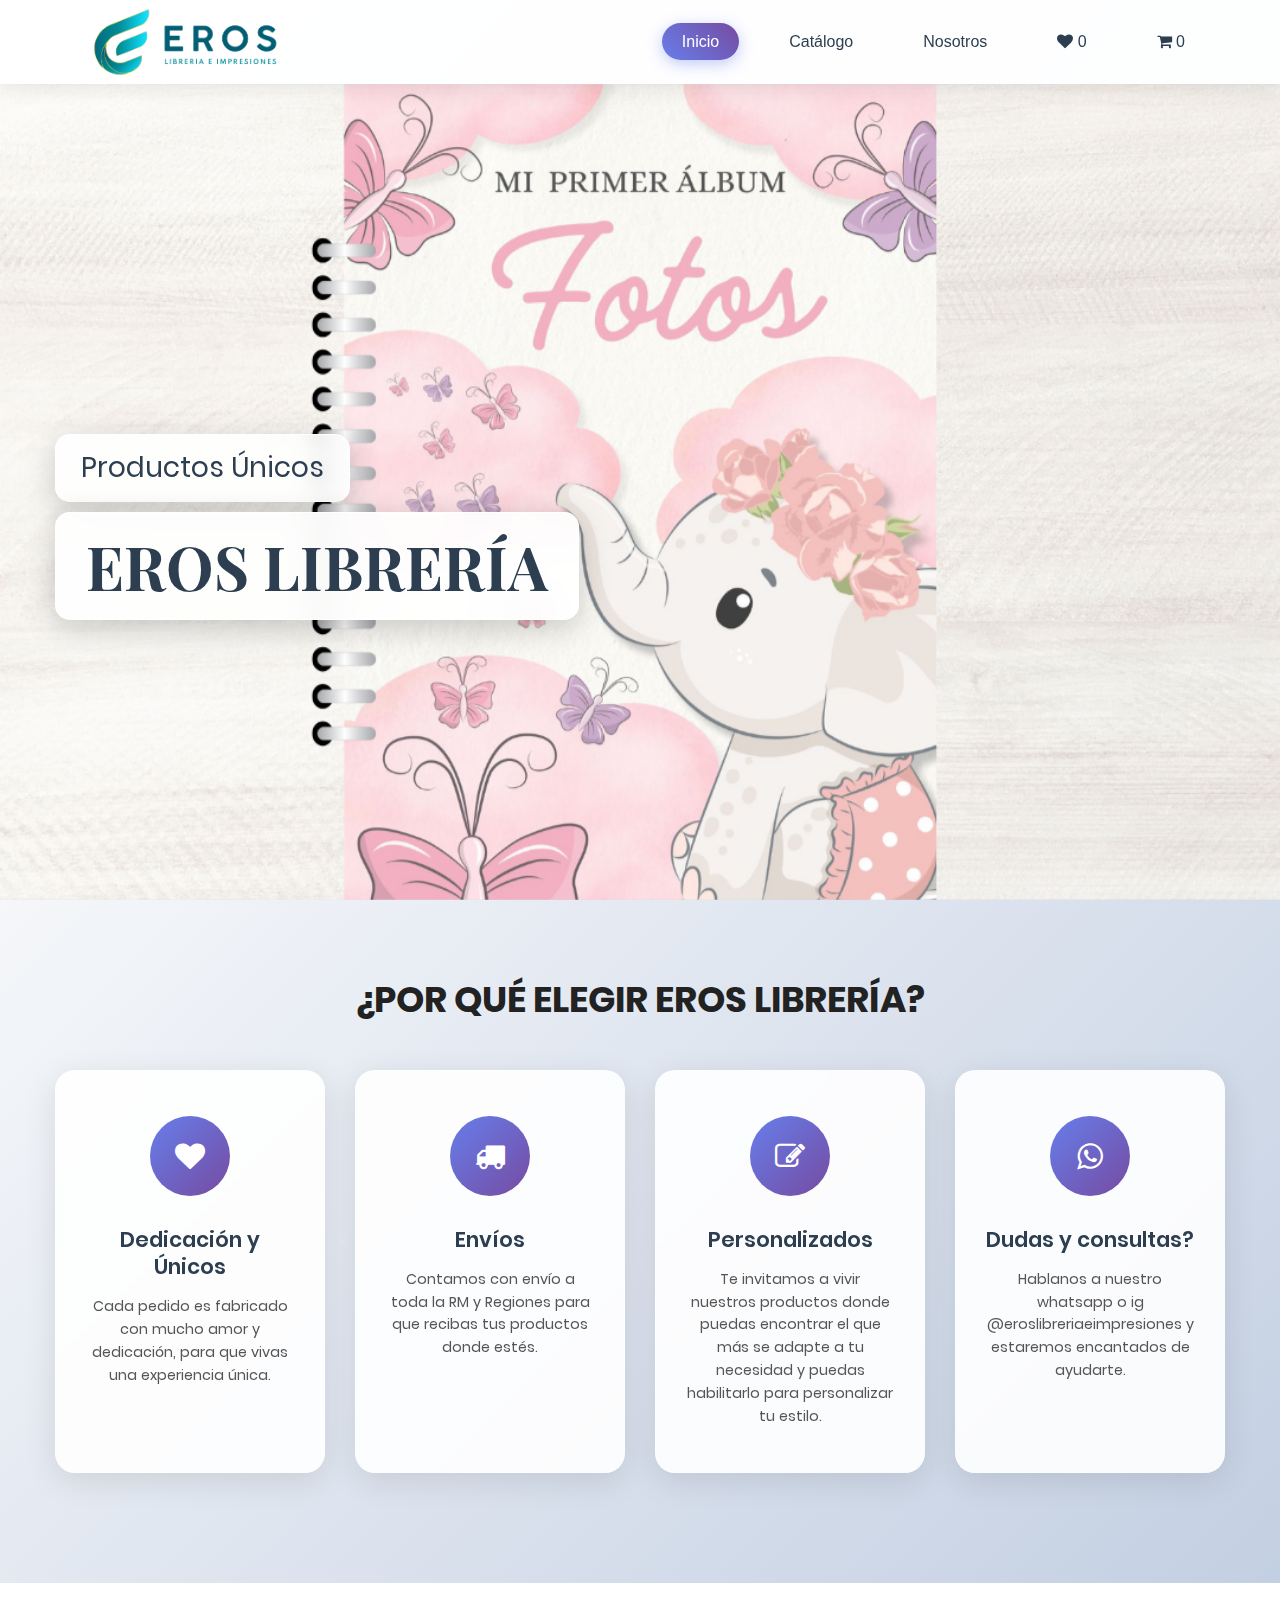
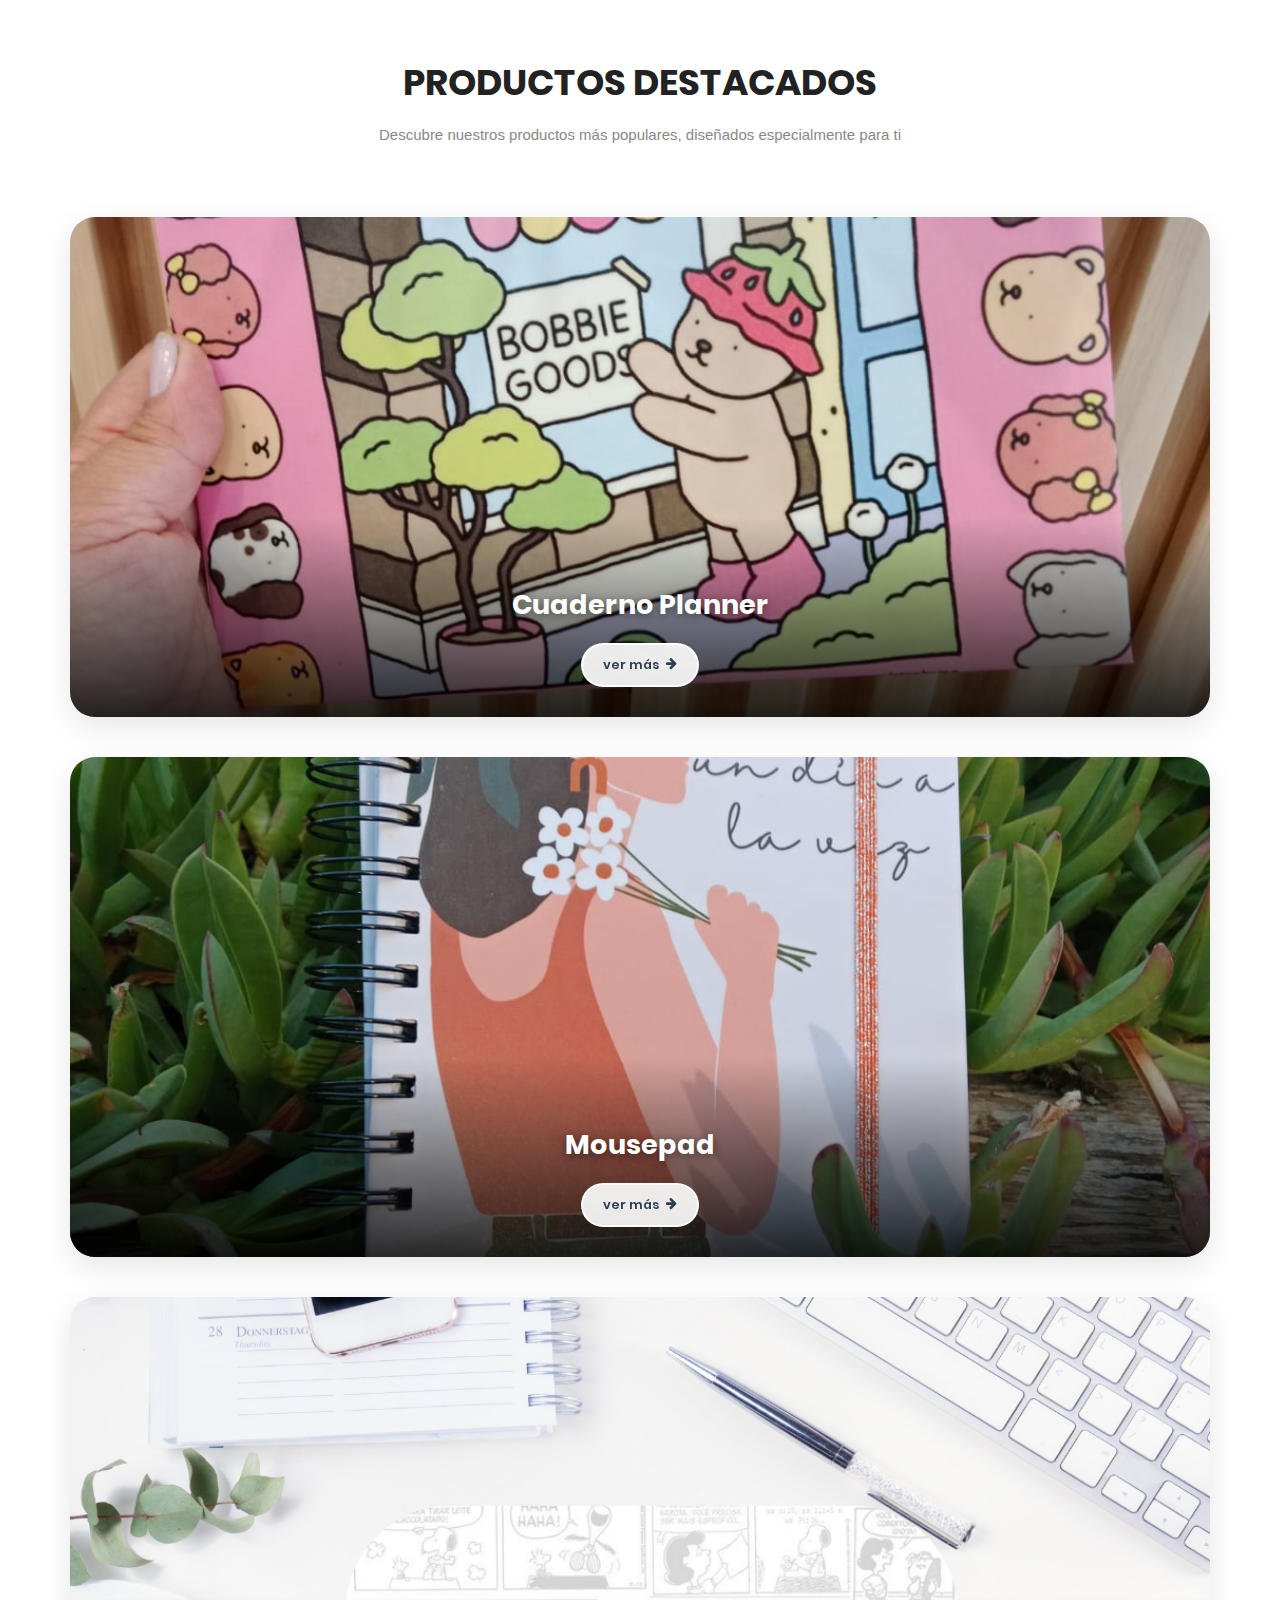
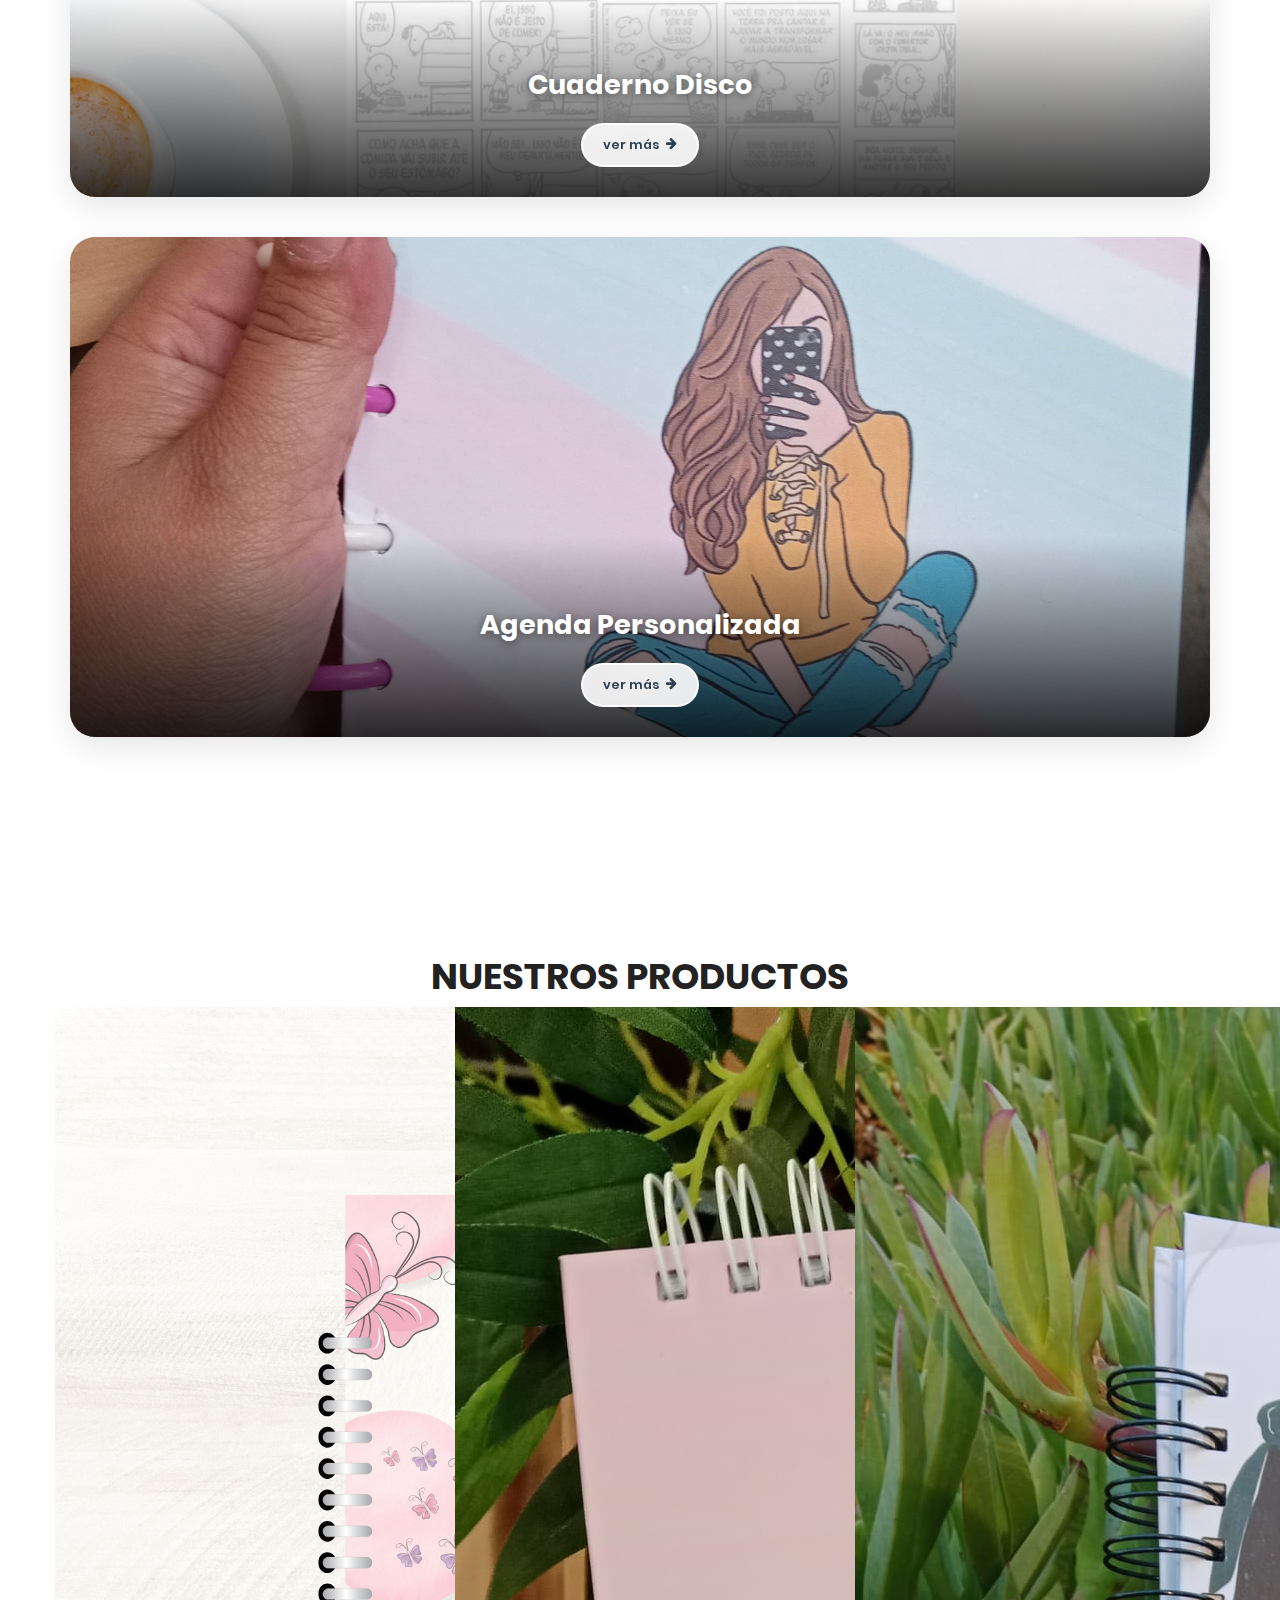
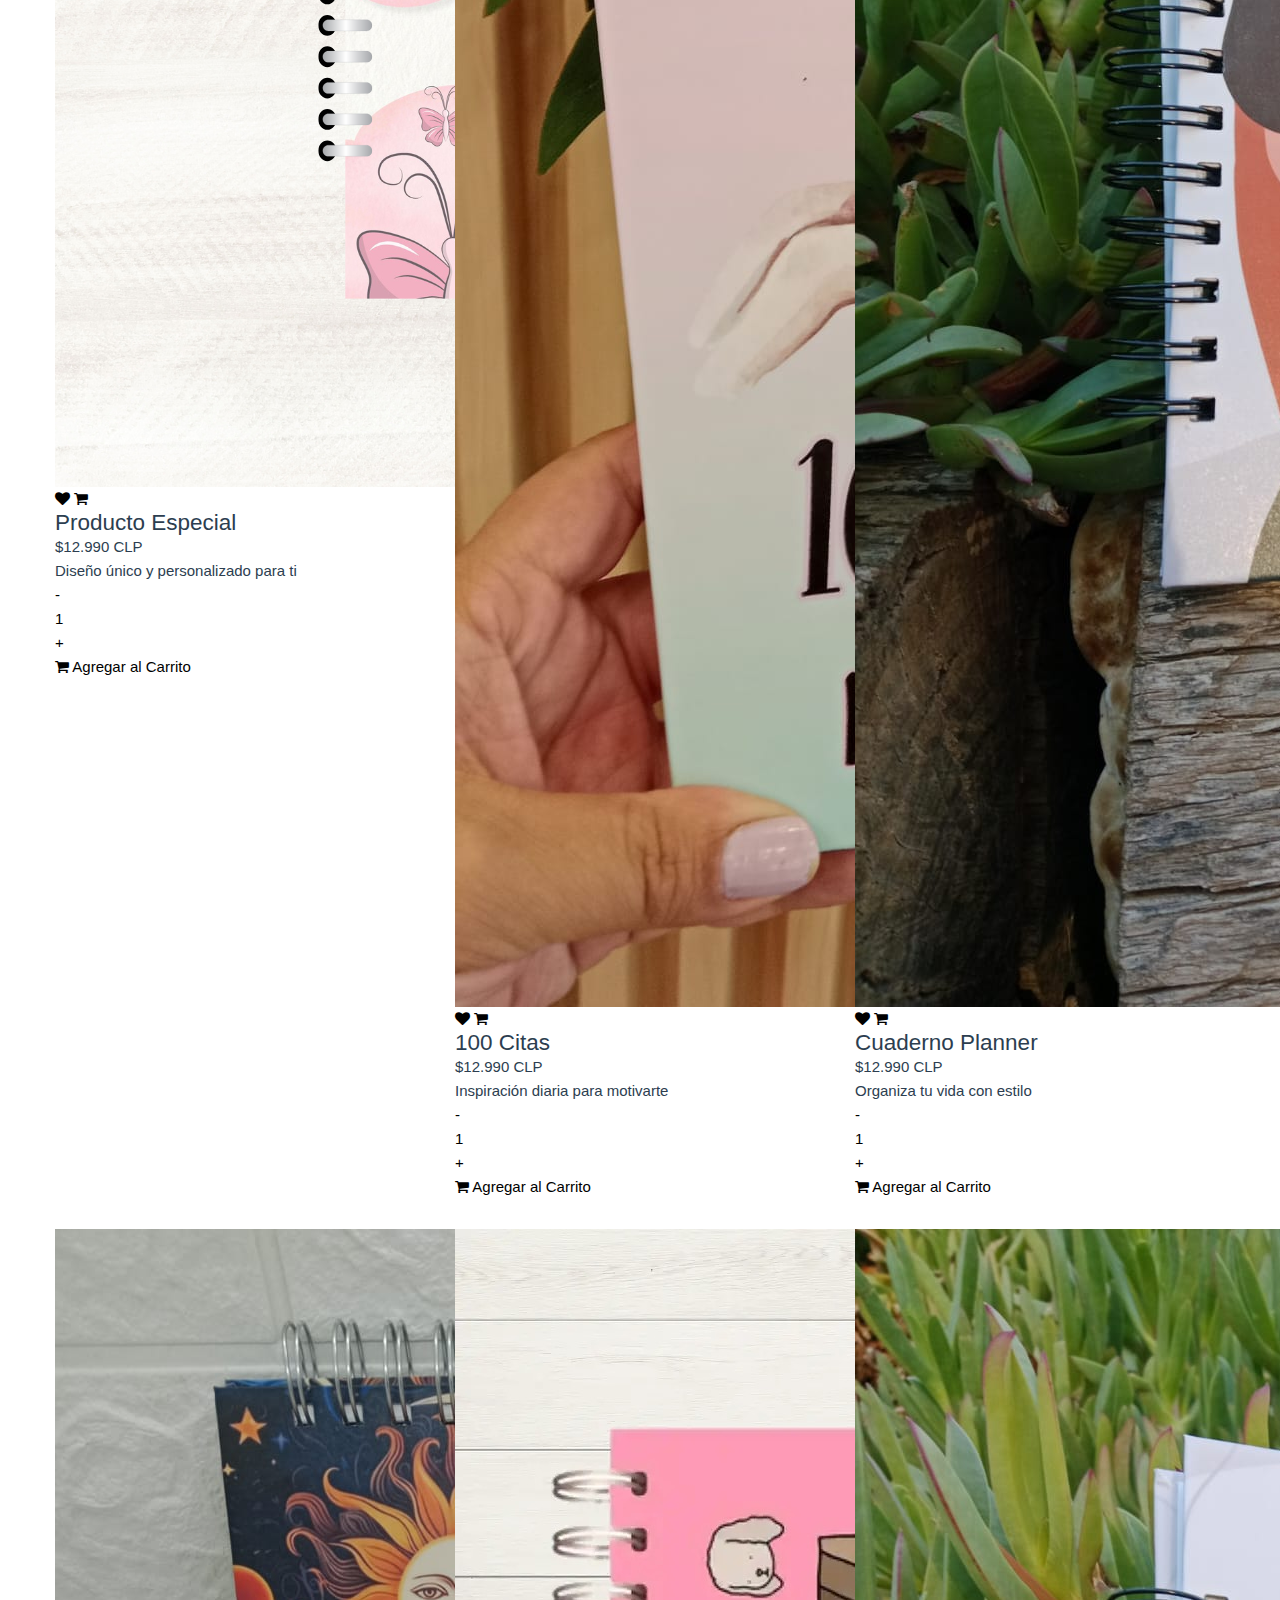
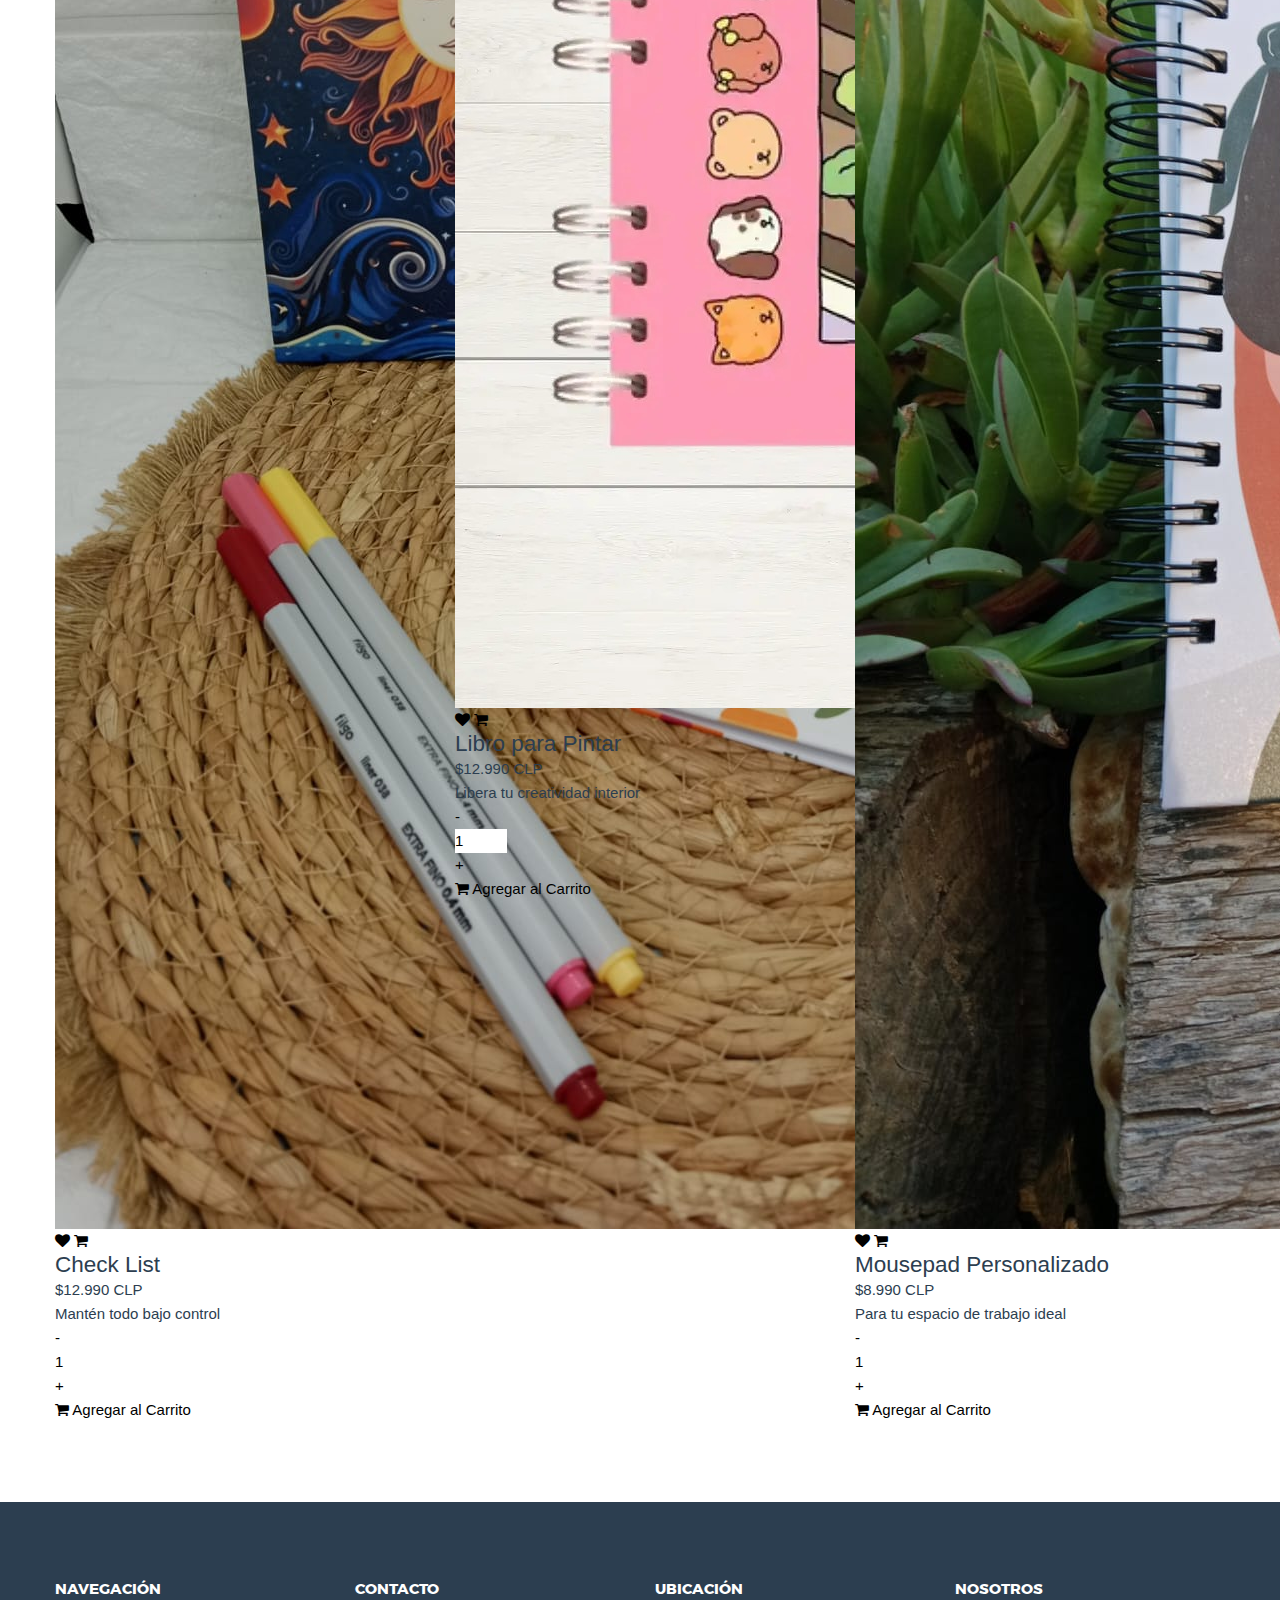
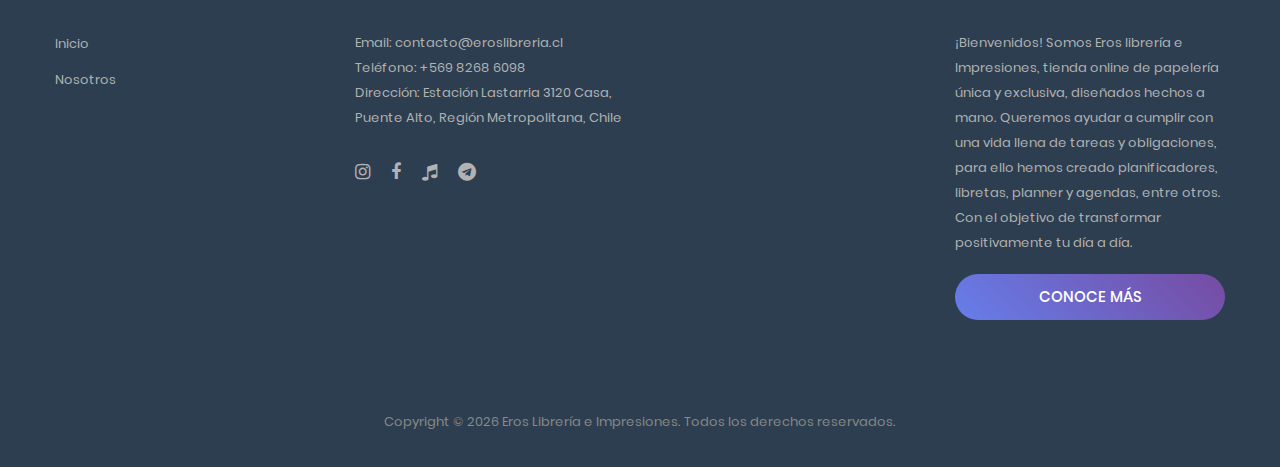
<file: index.html>
<!DOCTYPE html>
<html lang="es">

<head>
	<title>Inicio</title>
	<meta charset="UTF-8">
	<meta name="viewport" content="width=device-width, initial-scale=1">
	<!--===============================================================================================-->
	<link rel="icon" type="image/png" href="images/icons/favicon.png" />
	<!--===============================================================================================-->
	<link rel="stylesheet" type="text/css" href="vendor/bootstrap/css/bootstrap.min.css">
	<!--===============================================================================================-->
	<link rel="stylesheet" type="text/css" href="fonts/font-awesome-4.7.0/css/font-awesome.min.css">
	<!--===============================================================================================-->
	<link rel="stylesheet" type="text/css" href="fonts/iconic/css/material-design-iconic-font.min.css">
	<!--===============================================================================================-->
	<link rel="stylesheet" type="text/css" href="fonts/linearicons-v1.0.0/icon-font.min.css">
	<!--===============================================================================================-->
	<link rel="stylesheet" type="text/css" href="vendor/animate/animate.css">
	<!--===============================================================================================-->
	<link rel="stylesheet" type="text/css" href="vendor/css-hamburgers/hamburgers.min.css">
	<link rel="stylesheet" type="text/css" href="vendor/slick/slick.css">
	<!--===============================================================================================-->
	<link rel="stylesheet" type="text/css" href="css/util.css">
	<link rel="stylesheet" type="text/css" href="css/main.css">
	<!--===============================================================================================-->
</head>

<body>

	<!-- Header -->
	<header>
		<div class="container">
			<div class="header-content">
				<!-- Logo desktop -->
				<a href="index.html" class="logo">
					<img src="images/logos/Logotipo_Eros3.png" alt="Eros Librería e Impresiones">
				</a>

				<!-- Menu desktop -->
				<nav class="main-nav">
					<ul>
						<li class="active">
							<a href="index.html">Inicio</a>
						</li>
						<li>
							<a href="catalogo.html">Catálogo</a>
						</li>
						<li>
							<a href="about.html">Nosotros</a>
						</li>
						<li class="wishlist-nav">
							<a href="#" class="wishlist-icon">
								<i class="fa fa-heart"></i>
								<span class="wishlist-count">0</span>
							</a>
						</li>
						<li class="cart-nav">
							<a href="#" class="cart-icon">
								<i class="fa fa-shopping-cart"></i>
								<span class="cart-count">0</span>
							</a>
						</li>
					</ul>
				</nav>
			</div>
		</div>

		<!-- Header Mobile -->
		<div class="wrap-header-mobile">
			<!-- Logo moblie -->
			<div class="logo-mobile">
				<a href="index.html"><img src="images/logos/Logotipo_Eros2.png" alt="Eros Librería e Impresiones"></a>
			</div>

			<!-- Icon header -->

			<!-- Button show menu -->
			<div class="btn-show-menu-mobile hamburger hamburger--squeeze">
				<span class="hamburger-box">
					<span class="hamburger-inner"></span>
				</span>
			</div>
		</div>


		<!-- Menu Mobile -->
		<div class="menu-mobile">
			<ul class="main-menu-m">
				<li>
					<a href="index.html">Inicio</a>
				</li>

				<li>
					<a href="catalogo.html">Catálogo</a>
				</li>

				<li>
					<a href="about.html">Nosotros</a>
				</li>
				<li>
					<a href="#" class="wishlist-icon-mobile">
						<i class="fa fa-heart"></i> Favoritos (<span class="wishlist-count-mobile">0</span>)
					</a>
				</li>
				<li>
					<a href="#" class="cart-icon-mobile">
						<i class="fa fa-shopping-cart"></i> Carrito (<span class="cart-count-mobile">0</span>)
					</a>
				</li>
			</ul>
		</div>

	</header>




	<!-- Slider -->
	<section class="section-slide">
		<div class="wrap-slick1">
			<div class="slick1">
				<div class="item-slick1" style="background-image: url(images/products/1.png);">
					<div class="container h-full">
						<div class="flex-col-l-m h-full p-t-100 p-b-30 respon5">
							<div class="layer-slick1 animated visible-false" data-appear="fadeInDown" data-delay="0">
								<span class="ltext-101 cl2 respon2">
									Productos Únicos
								</span>
							</div>

							<div class="layer-slick1 animated visible-false" data-appear="fadeInUp" data-delay="800">
								<h2 class="ltext-201 cl2 p-t-19 p-b-43 respon1">
									EROS LIBRERÍA
								</h2>
							</div>

						</div>
					</div>
				</div>

				<div class="item-slick1" style="background-image: url(images/products/100-citas.jpeg);">
					<div class="container h-full">
						<div class="flex-col-l-m h-full p-t-100 p-b-30 respon5">
							<div class="layer-slick1 animated visible-false" data-appear="rollIn" data-delay="0">
								<span class="ltext-101 cl2 respon2">
									Libros Especiales
								</span>
							</div>

							<div class="layer-slick1 animated visible-false" data-appear="lightSpeedIn"
								data-delay="800">
								<h2 class="ltext-201 cl2 p-t-19 p-b-43 respon1">
									100 Citas
								</h2>
							</div>

						</div>
					</div>
				</div>

				<div class="item-slick1" style="background-image: url(images/products/cuaderno-planner.jpeg);">
					<div class="container h-full">
						<div class="flex-col-l-m h-full p-t-100 p-b-30 respon5">
							<div class="layer-slick1 animated visible-false" data-appear="rotateInDownLeft"
								data-delay="0">
								<span class="ltext-101 cl2 respon2">
									Organizadores
								</span>
							</div>

							<div class="layer-slick1 animated visible-false" data-appear="rotateInUpRight"
								data-delay="800">
								<h2 class="ltext-201 cl2 p-t-19 p-b-43 respon1">
									Cuaderno Planner
								</h2>
							</div>

						</div>
					</div>
				</div>

				<div class="item-slick1" style="background-image: url(images/products/check-list.jpeg);">
					<div class="container h-full">
						<div class="flex-col-l-m h-full p-t-100 p-b-30 respon5">
							<div class="layer-slick1 animated visible-false" data-appear="fadeInDown" data-delay="0">
								<span class="ltext-101 cl2 respon2">
									Productividad
								</span>
							</div>

							<div class="layer-slick1 animated visible-false" data-appear="fadeInUp" data-delay="800">
								<h2 class="ltext-201 cl2 p-t-19 p-b-43 respon1">
									Check List
								</h2>
							</div>

						</div>
					</div>
				</div>

				<div class="item-slick1" style="background-image: url(images/products/libro-para-pintar.png);">
					<div class="container h-full">
						<div class="flex-col-l-m h-full p-t-100 p-b-30 respon5">
							<div class="layer-slick1 animated visible-false" data-appear="rollIn" data-delay="0">
								<span class="ltext-101 cl2 respon2">
									Creatividad
								</span>
							</div>

							<div class="layer-slick1 animated visible-false" data-appear="lightSpeedIn"
								data-delay="800">
								<h2 class="ltext-201 cl2 p-t-19 p-b-43 respon1">
									Libro para Pintar
								</h2>
							</div>

						</div>
					</div>
				</div>
			</div>
		</div>
	</section>

	<!-- Services Section -->
	<section class="services-section bg0 p-t-80 p-b-80">
		<div class="container">
			<div class="row">
				<div class="col-12 p-b-50">
					<h3 class="ltext-103 cl5 text-center">
						¿Por qué elegir Eros Librería?
					</h3>
				</div>
			</div>
			<div class="row">
				<div class="col-md-6 col-lg-3 p-b-30">
					<div class="service-item text-center">
						<div class="service-icon">
							<i class="fa fa-heart"></i>
						</div>
						<h4 class="service-title">Dedicación y Únicos</h4>
						<p class="service-description">
							Cada pedido es fabricado con mucho amor y dedicación,
							para que vivas una experiencia única.
						</p>
					</div>
				</div>

				<div class="col-md-6 col-lg-3 p-b-30">
					<div class="service-item text-center">
						<div class="service-icon">
							<i class="fa fa-truck"></i>
						</div>
						<h4 class="service-title">Envíos</h4>
						<p class="service-description">
							Contamos con envío a toda la RM y Regiones
							para que recibas tus productos donde estés.
						</p>
					</div>
				</div>

				<div class="col-md-6 col-lg-3 p-b-30">
					<div class="service-item text-center">
						<div class="service-icon">
							<i class="fa fa-edit"></i>
						</div>
						<h4 class="service-title">Personalizados</h4>
						<p class="service-description">
							Te invitamos a vivir nuestros productos donde puedas
							encontrar el que más se adapte a tu necesidad y puedas
							habilitarlo para personalizar tu estilo.
						</p>
					</div>
				</div>

				<div class="col-md-6 col-lg-3 p-b-30">
					<div class="service-item text-center">
						<div class="service-icon">
							<i class="fa fa-whatsapp"></i>
						</div>
						<h4 class="service-title">Dudas y consultas?</h4>
						<p class="service-description">
							Hablanos a nuestro whatsapp o ig
							@eroslibreriaeimpresiones y estaremos encantados de
							ayudarte.
						</p>
					</div>
				</div>
			</div>
		</div>
	</section>

	<!-- Featured Products Section -->
	<section class="featured-products-section p-t-80 p-b-80">
		<div class="container">
			<div class="row">
				<div class="col-12 p-b-50">
					<h3 class="ltext-103 cl5 text-center p-b-20">
						Productos Destacados
					</h3>
					<p class="stext-113 cl6 text-center">
						Descubre nuestros productos más populares, diseñados especialmente para ti
					</p>
				</div>
			</div>
			<div class="featured-products-carousel">
				<div class="featured-product-slide">
					<div class="featured-product-card">
						<div class="featured-product-image">
							<img src="images/categories/featured-category.png" alt="Cuaderno Planner">
							<div class="featured-product-overlay">
								<div class="featured-product-content">
									<h4 class="featured-product-title">Cuaderno Planner</h4>
									<p class="featured-product-description">
										Organiza tu vida con estilo. Planificadores personalizados para alcanzar tus
										metas.
									</p>
									<a href="#" class="featured-product-btn">
										<span>ver más</span>
										<i class="fa fa-arrow-right"></i>
									</a>
								</div>
							</div>
						</div>
					</div>
				</div>

				<div class="featured-product-slide">
					<div class="featured-product-card">
						<div class="featured-product-image">
							<img src="images/categories/featured-category-2.jpeg" alt="Mousepad">
							<div class="featured-product-overlay">
								<div class="featured-product-content">
									<h4 class="featured-product-title">Mousepad</h4>
									<p class="featured-product-description">
										Transforma tu espacio de trabajo con mousepads únicos y personalizados.
									</p>
									<a href="#" class="featured-product-btn">
										<span>ver más</span>
										<i class="fa fa-arrow-right"></i>
									</a>
								</div>
							</div>
						</div>
					</div>
				</div>

				<div class="featured-product-slide">
					<div class="featured-product-card">
						<div class="featured-product-image">
							<img src="images/categories/featured-category-3.png" alt="Cuaderno Disco">
							<div class="featured-product-overlay">
								<div class="featured-product-content">
									<h4 class="featured-product-title">Cuaderno Disco</h4>
									<p class="featured-product-description">
										Cuadernos con diseños únicos que reflejan tu personalidad y creatividad.
									</p>
									<a href="#" class="featured-product-btn">
										<span>ver más</span>
										<i class="fa fa-arrow-right"></i>
									</a>
								</div>
							</div>
						</div>
					</div>
				</div>

				<div class="featured-product-slide">
					<div class="featured-product-card">
						<div class="featured-product-image">
							<img src="images/categories/featured-category-4.jpeg" alt="Agenda Personalizada">
							<div class="featured-product-overlay">
								<div class="featured-product-content">
									<h4 class="featured-product-title">Agenda Personalizada</h4>
									<p class="featured-product-description">
										Agendas únicas diseñadas para organizar tu día a día con estilo personal.
									</p>
									<a href="#" class="featured-product-btn">
										<span>ver más</span>
										<i class="fa fa-arrow-right"></i>
									</a>
								</div>
							</div>
						</div>
					</div>
				</div>
			</div>
		</div>
	</section>

	<!-- Banner -->
	<div class="sec-banner bg0 p-t-80 p-b-50">
		<div class="container">
			<div class="p-b-10">
				<h3 class="ltext-103 cl5 text-center">
					Nuestros Productos
				</h3>
			</div>

			<div class="row">
				<div class="col-md-6 col-xl-4 p-b-30 m-lr-auto">
					<!-- Product Card 1 -->
					<div class="product-card-new">
						<div class="product-image-new">
							<img src="images/products/1.png" alt="Producto Especial">
							<div class="product-actions-floating">
								<button class="btn-floating wishlist-btn" onclick="addToWishlist('Producto Especial')" title="Agregar a favoritos">
									<i class="fa fa-heart"></i>
								</button>
								<button class="btn-floating cart-btn" onclick="addToCartQuick('Producto Especial', 12990)" title="Agregar al carrito">
									<i class="fa fa-shopping-cart"></i>
								</button>
							</div>
						</div>
						<div class="product-content-new">
							<div class="product-header">
								<h4 class="product-name-new">Producto Especial</h4>
								<div class="product-price-new">
									<span class="price-amount">$12.990</span>
									<span class="price-currency">CLP</span>
								</div>
							</div>
							<p class="product-description-new">Diseño único y personalizado para ti</p>
							<div class="product-actions-new">
								<div class="quantity-selector">
									<button class="qty-btn-new minus" onclick="decreaseQty(this)">-</button>
									<input type="number" class="qty-input-new" value="1" min="1" max="99" readonly>
									<button class="qty-btn-new plus" onclick="increaseQty(this)">+</button>
								</div>
								<button class="add-cart-btn-new" onclick="addToCart('Producto Especial', 12990, this)">
									<i class="fa fa-shopping-cart"></i>
									<span>Agregar al Carrito</span>
								</button>
							</div>
						</div>
					</div>
				</div>

				<div class="col-md-6 col-xl-4 p-b-30 m-lr-auto">
					<!-- Product Card 2 -->
					<div class="product-card-new">
						<div class="product-image-new">
							<img src="images/products/100-citas.jpeg" alt="100 Citas">
							<div class="product-actions-floating">
								<button class="btn-floating wishlist-btn" onclick="addToWishlist('100 Citas')" title="Agregar a favoritos">
									<i class="fa fa-heart"></i>
								</button>
								<button class="btn-floating cart-btn" onclick="addToCartQuick('100 Citas', 12990)" title="Agregar al carrito">
									<i class="fa fa-shopping-cart"></i>
								</button>
							</div>
						</div>
						<div class="product-content-new">
							<div class="product-header">
								<h4 class="product-name-new">100 Citas</h4>
								<div class="product-price-new">
									<span class="price-amount">$12.990</span>
									<span class="price-currency">CLP</span>
								</div>
							</div>
							<p class="product-description-new">Inspiración diaria para motivarte</p>
							<div class="product-actions-new">
								<div class="quantity-selector">
									<button class="qty-btn-new minus" onclick="decreaseQty(this)">-</button>
									<input type="number" class="qty-input-new" value="1" min="1" max="99" readonly>
									<button class="qty-btn-new plus" onclick="increaseQty(this)">+</button>
								</div>
								<button class="add-cart-btn-new" onclick="addToCart('100 Citas', 12990, this)">
									<i class="fa fa-shopping-cart"></i>
									<span>Agregar al Carrito</span>
								</button>
							</div>
						</div>
					</div>
				</div>

				<div class="col-md-6 col-xl-4 p-b-30 m-lr-auto">
					<!-- Product Card 3 -->
					<div class="product-card-new">
						<div class="product-image-new">
							<img src="images/products/cuaderno-planner.jpeg" alt="Cuaderno Planner">
							<div class="product-actions-floating">
								<button class="btn-floating wishlist-btn" onclick="addToWishlist('Cuaderno Planner')" title="Agregar a favoritos">
									<i class="fa fa-heart"></i>
								</button>
								<button class="btn-floating cart-btn" onclick="addToCartQuick('Cuaderno Planner', 12990)" title="Agregar al carrito">
									<i class="fa fa-shopping-cart"></i>
								</button>
							</div>
						</div>
						<div class="product-content-new">
							<div class="product-header">
								<h4 class="product-name-new">Cuaderno Planner</h4>
								<div class="product-price-new">
									<span class="price-amount">$12.990</span>
									<span class="price-currency">CLP</span>
								</div>
							</div>
							<p class="product-description-new">Organiza tu vida con estilo</p>
							<div class="product-actions-new">
								<div class="quantity-selector">
									<button class="qty-btn-new minus" onclick="decreaseQty(this)">-</button>
									<input type="number" class="qty-input-new" value="1" min="1" max="99" readonly>
									<button class="qty-btn-new plus" onclick="increaseQty(this)">+</button>
								</div>
								<button class="add-cart-btn-new" onclick="addToCart('Cuaderno Planner', 12990, this)">
									<i class="fa fa-shopping-cart"></i>
									<span>Agregar al Carrito</span>
								</button>
							</div>
						</div>
					</div>
				</div>

				<div class="col-md-6 col-xl-4 p-b-30 m-lr-auto">
					<!-- Product Card 4 -->
					<div class="product-card-new">
						<div class="product-image-new">
							<img src="images/products/check-list.jpeg" alt="Check List">
							<div class="product-actions-floating">
								<button class="btn-floating wishlist-btn" onclick="addToWishlist('Check List')" title="Agregar a favoritos">
									<i class="fa fa-heart"></i>
								</button>
								<button class="btn-floating cart-btn" onclick="addToCartQuick('Check List', 12990)" title="Agregar al carrito">
									<i class="fa fa-shopping-cart"></i>
								</button>
							</div>
						</div>
						<div class="product-content-new">
							<div class="product-header">
								<h4 class="product-name-new">Check List</h4>
								<div class="product-price-new">
									<span class="price-amount">$12.990</span>
									<span class="price-currency">CLP</span>
								</div>
							</div>
							<p class="product-description-new">Mantén todo bajo control</p>
							<div class="product-actions-new">
								<div class="quantity-selector">
									<button class="qty-btn-new minus" onclick="decreaseQty(this)">-</button>
									<input type="number" class="qty-input-new" value="1" min="1" max="99" readonly>
									<button class="qty-btn-new plus" onclick="increaseQty(this)">+</button>
								</div>
								<button class="add-cart-btn-new" onclick="addToCart('Check List', 12990, this)">
									<i class="fa fa-shopping-cart"></i>
									<span>Agregar al Carrito</span>
								</button>
							</div>
						</div>
					</div>
				</div>

				<div class="col-md-6 col-xl-4 p-b-30 m-lr-auto">
					<!-- Product Card 5 -->
					<div class="product-card-new">
						<div class="product-image-new">
							<img src="images/products/libro-para-pintar.png" alt="Libro para Pintar">
							<div class="product-actions-floating">
								<button class="btn-floating wishlist-btn" onclick="addToWishlist('Libro para Pintar')" title="Agregar a favoritos">
									<i class="fa fa-heart"></i>
								</button>
								<button class="btn-floating cart-btn" onclick="addToCartQuick('Libro para Pintar', 12990)" title="Agregar al carrito">
									<i class="fa fa-shopping-cart"></i>
								</button>
							</div>
						</div>
						<div class="product-content-new">
							<div class="product-header">
								<h4 class="product-name-new">Libro para Pintar</h4>
								<div class="product-price-new">
									<span class="price-amount">$12.990</span>
									<span class="price-currency">CLP</span>
								</div>
							</div>
							<p class="product-description-new">Libera tu creatividad interior</p>
							<div class="product-actions-new">
								<div class="quantity-selector">
									<button class="qty-btn-new minus" onclick="decreaseQty(this)">-</button>
									<input type="number" class="qty-input-new" value="1" min="1" max="99" readonly>
									<button class="qty-btn-new plus" onclick="increaseQty(this)">+</button>
								</div>
								<button class="add-cart-btn-new" onclick="addToCart('Libro para Pintar', 12990, this)">
									<i class="fa fa-shopping-cart"></i>
									<span>Agregar al Carrito</span>
								</button>
							</div>
						</div>
					</div>
				</div>

				<div class="col-md-6 col-xl-4 p-b-30 m-lr-auto">
					<!-- Product Card 6 -->
					<div class="product-card-new">
						<div class="product-image-new">
							<img src="images/categories/featured-category-2.jpeg" alt="Mousepad Personalizado">
							<div class="product-actions-floating">
								<button class="btn-floating wishlist-btn" onclick="addToWishlist('Mousepad Personalizado')" title="Agregar a favoritos">
									<i class="fa fa-heart"></i>
								</button>
								<button class="btn-floating cart-btn" onclick="addToCartQuick('Mousepad Personalizado', 8990)" title="Agregar al carrito">
									<i class="fa fa-shopping-cart"></i>
								</button>
							</div>
						</div>
						<div class="product-content-new">
							<div class="product-header">
								<h4 class="product-name-new">Mousepad Personalizado</h4>
								<div class="product-price-new">
									<span class="price-amount">$8.990</span>
									<span class="price-currency">CLP</span>
								</div>
							</div>
							<p class="product-description-new">Para tu espacio de trabajo ideal</p>
							<div class="product-actions-new">
								<div class="quantity-selector">
									<button class="qty-btn-new minus" onclick="decreaseQty(this)">-</button>
									<input type="number" class="qty-input-new" value="1" min="1" max="99" readonly>
									<button class="qty-btn-new plus" onclick="increaseQty(this)">+</button>
								</div>
								<button class="add-cart-btn-new" onclick="addToCart('Mousepad Personalizado', 8990, this)">
									<i class="fa fa-shopping-cart"></i>
									<span>Agregar al Carrito</span>
								</button>
							</div>
						</div>
					</div>
				</div>
			</div>
		</div>
	</div>





	<!-- Footer -->
	<footer class="bg3 p-t-75 p-b-32">
		<div class="container">
			<div class="row">
				<div class="col-sm-6 col-lg-3 p-b-50">
					<h4 class="stext-301 cl0 p-b-30">
						Navegación
					</h4>

					<ul>
						<li class="p-b-10">
							<a href="index.html" class="stext-107 cl7 hov-cl1 trans-04">
								Inicio
							</a>
						</li>

						<li class="p-b-10">
							<a href="about.html" class="stext-107 cl7 hov-cl1 trans-04">
								Nosotros
							</a>
						</li>
					</ul>
				</div>

				<div class="col-sm-6 col-lg-3 p-b-50">
					<h4 class="stext-301 cl0 p-b-30">
						CONTACTO
					</h4>

					<p class="stext-107 cl7 size-201">
						Email: <a href="mailto:contacto@eroslibreria.cl"
							class="stext-107 cl7 hov-cl1 trans-04">contacto@eroslibreria.cl</a><br>
						Teléfono: +569 8268 6098<br>
						Dirección: Estación Lastarria 3120 Casa, Puente Alto, Región Metropolitana, Chile
					</p>

					<div class="p-t-27">
						<a href="https://www.instagram.com/Eroslibreriaeimpresiones"
							class="fs-18 cl7 hov-cl1 trans-04 m-r-16" target="_blank" title="Instagram">
							<i class="fa fa-instagram"></i>
						</a>
						<a href="https://www.facebook.com/eroslibreriaeimpresiones"
							class="fs-18 cl7 hov-cl1 trans-04 m-r-16" target="_blank" title="Facebook">
							<i class="fa fa-facebook"></i>
						</a>
						<a href="https://www.tiktok.com/@eroslibreriaeimpresiones"
							class="fs-18 cl7 hov-cl1 trans-04 m-r-16" target="_blank" title="TikTok">
							<i class="fa fa-music"></i>
						</a>
						<a href="https://t.me/eroslibreriaeimpresiones" class="fs-18 cl7 hov-cl1 trans-04 m-r-16"
							target="_blank" title="Telegram">
							<i class="fa fa-telegram"></i>
						</a>
					</div>
				</div>

				<div class="col-sm-6 col-lg-3 p-b-50">
					<h4 class="stext-301 cl0 p-b-30">
						Ubicación
					</h4>
					<div class="map-container">
						<iframe 
							src="https://www.google.com/maps/embed?pb=!1m18!1m12!1m3!1d3325.5861666468087!2d-70.58843372427471!3d-33.54960097347337!2m3!1f0!2f0!3f0!3m2!1i1024!2i768!4f13.1!3m3!1m2!1s0x9662d060d023a329%3A0x6d3f9588757d6c88!2sEstaci%C3%B3n%20Lastarria%203120%2C%20Puente%20Alto%2C%20Regi%C3%B3n%20Metropolitana!5e0!3m2!1ses!2scl!4v1695346426010!5m2!1ses!2scl" 
							width="100%" 
							height="250" 
							style="border:0; border-radius: 10px;" 
							allowfullscreen="" 
							loading="lazy" 
							referrerpolicy="no-referrer-when-downgrade">
						</iframe>
					</div>
				</div>

				<div class="col-sm-6 col-lg-3 p-b-50">
					<h4 class="stext-301 cl0 p-b-30">
						Nosotros
					</h4>

					<p class="stext-107 cl7 size-201">
						¡Bienvenidos! Somos Eros librería e Impresiones, tienda online de papelería única y exclusiva, diseñados hechos a mano. Queremos ayudar a cumplir con una vida llena de tareas y obligaciones, para ello hemos creado planificadores, libretas, planner y agendas, entre otros.
						Con el objetivo de transformar positivamente tu día a día.
					</p>

					<div class="p-t-18">
						<a href="about.html" class="flex-c-m stext-101 cl0 size-103 bg1 bor1 hov-btn2 p-lr-15 trans-04">
							Conoce más
						</a>
					</div>
				</div>
			</div>

			<div class="p-t-40">
				<p class="stext-107 cl6 txt-center">
					Copyright &copy;
					<script>document.write(new Date().getFullYear());</script> Eros Librería e Impresiones. Todos los
					derechos reservados.
				</p>
			</div>
		</div>
	</footer>


	<!-- Back to top -->
	<div class="btn-back-to-top" id="myBtn">
		<span class="symbol-btn-back-to-top">
			<i class="zmdi zmdi-chevron-up"></i>
		</span>
	</div>

	<!--===============================================================================================-->
	<script src="vendor/jquery/jquery-3.2.1.min.js"></script>
	<script src="vendor/bootstrap/js/popper.js"></script>
	<script src="vendor/bootstrap/js/bootstrap.min.js"></script>
	<!--===============================================================================================-->
	<script src="vendor/slick/slick.min.js"></script>
	<script src="js/slick-custom.js"></script>
	<!--===============================================================================================-->
	<script src="js/main.js"></script>

	<!-- Cart Demo JavaScript -->
	<script>
		let cartCount = 0;
		let wishlistCount = 0;

		function increaseQty(button) {
			const input = button.parentElement.querySelector('.qty-input, .qty-input-new');
			let value = parseInt(input.value);
			if (value < 99) {
				input.value = value + 1;
			}
		}

		function decreaseQty(button) {
			const input = button.parentElement.querySelector('.qty-input, .qty-input-new');
			let value = parseInt(input.value);
			if (value > 1) {
				input.value = value - 1;
			}
		}

		function addToCart(productName, price, button) {
			const qtyInput = button.parentElement.querySelector('.qty-input, .qty-input-new');
			const quantity = parseInt(qtyInput.value);

			// Simulate adding to cart
			cartCount += quantity;
			updateCartCount();

			// Show feedback
			const originalText = button.innerHTML;
			button.innerHTML = '<i class="fa fa-check"></i> ¡Agregado!';
			button.style.backgroundColor = '#28a745';

			setTimeout(() => {
				button.innerHTML = originalText;
				button.style.backgroundColor = '';
			}, 1500);

			// Reset quantity to 1
			qtyInput.value = 1;

			console.log(`Agregado al carrito: ${quantity}x ${productName} - $${price}`);
		}

		function updateCartCount() {
			document.querySelector('.cart-count').textContent = cartCount;
			document.querySelector('.cart-count-mobile').textContent = cartCount;
		}

		function updateWishlistCount() {
			document.querySelector('.wishlist-count').textContent = wishlistCount;
			document.querySelector('.wishlist-count-mobile').textContent = wishlistCount;
		}

		// Removed viewProduct function - no longer needed

		function addToCartQuick(productName, price) {
			// Quick add to cart with quantity 1
			cartCount += 1;
			updateCartCount();

			// Show notification
			showNotification(`${productName} agregado al carrito`, 'success');
			console.log(`Quick add to cart: 1x ${productName} - $${price}`);
		}

		function addToWishlist(productName) {
			// Add to wishlist and update counter
			wishlistCount += 1;
			updateWishlistCount();

			// Show notification
			showNotification(`${productName} agregado a favoritos`, 'info');
			console.log(`Added to wishlist: ${productName}`);
		}

		function showNotification(message, type = 'success') {
			// Create notification element
			const notification = document.createElement('div');
			notification.className = `notification notification-${type}`;
			notification.innerHTML = `
				<i class="fa fa-${type === 'success' ? 'check' : 'heart'}"></i>
				<span>${message}</span>
			`;

			// Add styles
			notification.style.cssText = `
				position: fixed;
				top: 20px;
				right: 20px;
				background: ${type === 'success' ? '#28a745' : '#667eea'};
				color: white;
				padding: 15px 20px;
				border-radius: 10px;
				box-shadow: 0 4px 15px rgba(0,0,0,0.2);
				z-index: 1000;
				display: flex;
				align-items: center;
				gap: 10px;
				font-family: 'Poppins', sans-serif;
				font-weight: 500;
				transform: translateX(100%);
				transition: transform 0.3s ease;
			`;

			document.body.appendChild(notification);

			// Animate in
			setTimeout(() => {
				notification.style.transform = 'translateX(0)';
			}, 100);

			// Remove after 3 seconds
			setTimeout(() => {
				notification.style.transform = 'translateX(100%)';
				setTimeout(() => {
					document.body.removeChild(notification);
				}, 300);
			}, 3000);
		}
	</script>

</body>

</html>
</file>
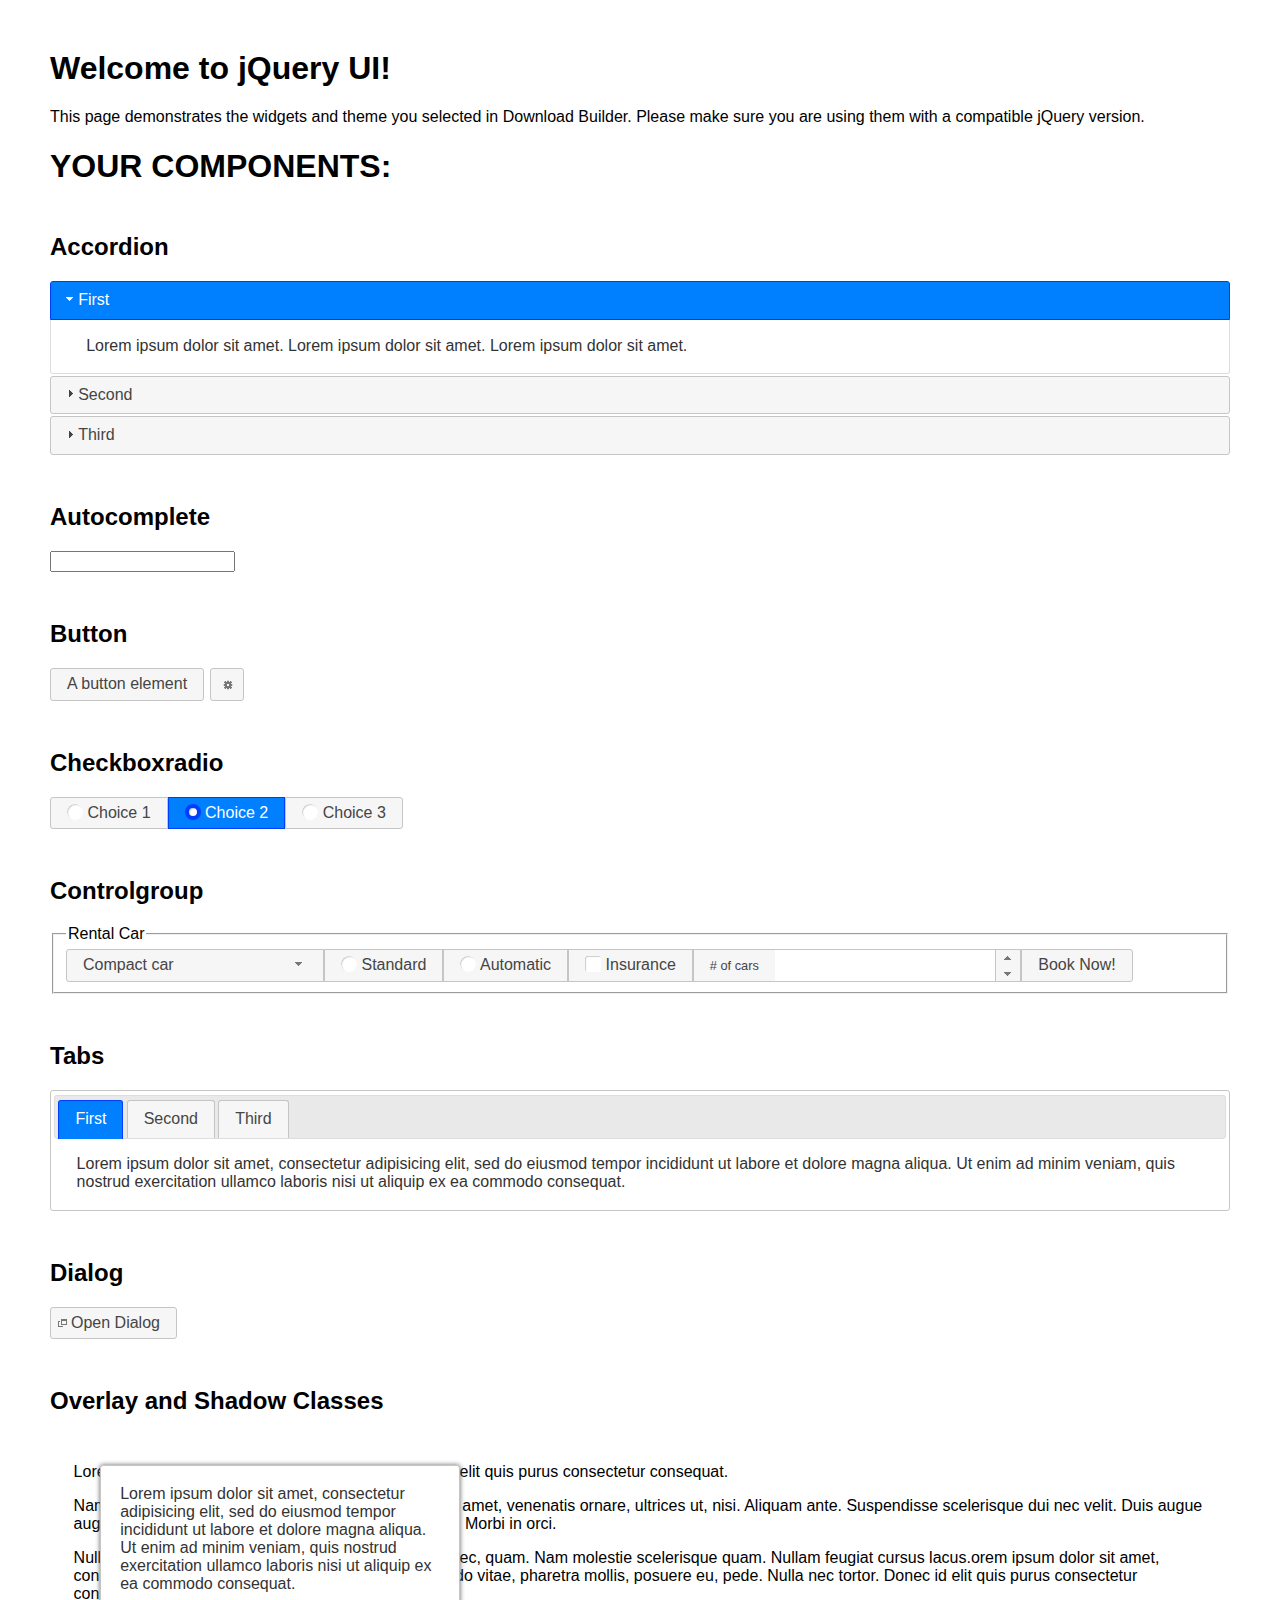
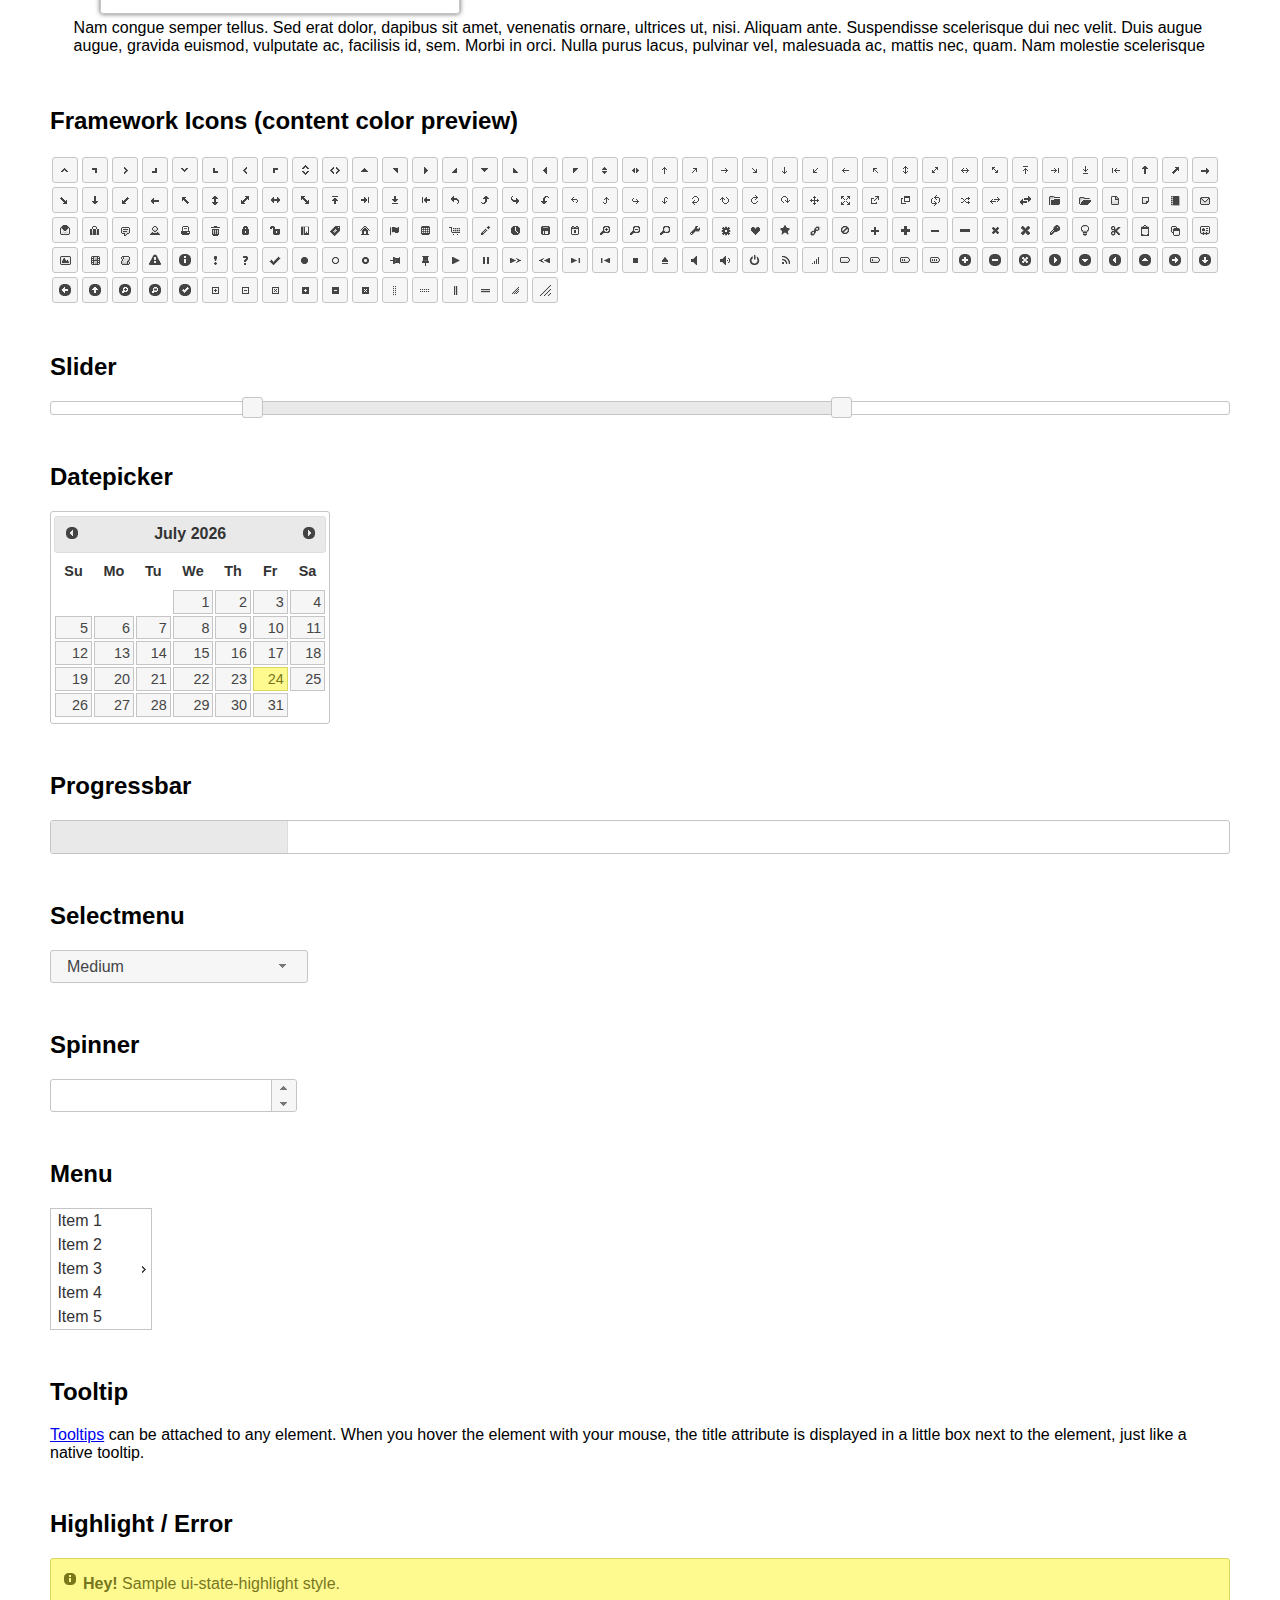
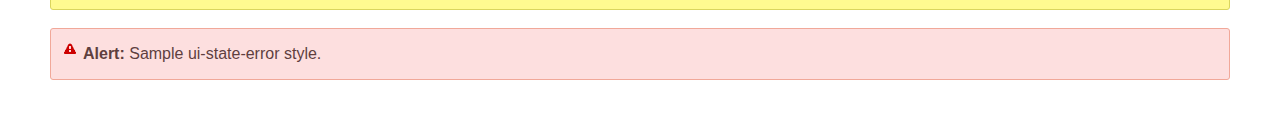
<file: vendor/jqueryui/index.html>
<!doctype html>
<html lang="us">
<head>
	<meta charset="utf-8">
	<title>jQuery UI Example Page</title>
	<link href="jquery-ui.css" rel="stylesheet">
	<style>
	body{
		font-family: "Trebuchet MS", sans-serif;
		margin: 50px;
	}
	.demoHeaders {
		margin-top: 2em;
	}
	#dialog-link {
		padding: .4em 1em .4em 20px;
		text-decoration: none;
		position: relative;
	}
	#dialog-link span.ui-icon {
		margin: 0 5px 0 0;
		position: absolute;
		left: .2em;
		top: 50%;
		margin-top: -8px;
	}
	#icons {
		margin: 0;
		padding: 0;
	}
	#icons li {
		margin: 2px;
		position: relative;
		padding: 4px 0;
		cursor: pointer;
		float: left;
		list-style: none;
	}
	#icons span.ui-icon {
		float: left;
		margin: 0 4px;
	}
	.fakewindowcontain .ui-widget-overlay {
		position: absolute;
	}
	select {
		width: 200px;
	}
	</style>
</head>
<body>

<h1>Welcome to jQuery UI!</h1>

<div class="ui-widget">
	<p>This page demonstrates the widgets and theme you selected in Download Builder. Please make sure you are using them with a compatible jQuery version.</p>
</div>

<h1>YOUR COMPONENTS:</h1>


<!-- Accordion -->
<h2 class="demoHeaders">Accordion</h2>
<div id="accordion">
	<h3>First</h3>
	<div>Lorem ipsum dolor sit amet. Lorem ipsum dolor sit amet. Lorem ipsum dolor sit amet.</div>
	<h3>Second</h3>
	<div>Phasellus mattis tincidunt nibh.</div>
	<h3>Third</h3>
	<div>Nam dui erat, auctor a, dignissim quis.</div>
</div>



<!-- Autocomplete -->
<h2 class="demoHeaders">Autocomplete</h2>
<div>
	<input id="autocomplete" title="type &quot;a&quot;">
</div>



<!-- Button -->
<h2 class="demoHeaders">Button</h2>
<button id="button">A button element</button>
<button id="button-icon">An icon-only button</button>



<!-- Checkboxradio -->
<h2 class="demoHeaders">Checkboxradio</h2>
<form style="margin-top: 1em;">
	<div id="radioset">
		<input type="radio" id="radio1" name="radio"><label for="radio1">Choice 1</label>
		<input type="radio" id="radio2" name="radio" checked="checked"><label for="radio2">Choice 2</label>
		<input type="radio" id="radio3" name="radio"><label for="radio3">Choice 3</label>
	</div>
</form>



<!-- Controlgroup -->
<h2 class="demoHeaders">Controlgroup</h2>
<fieldset>
	<legend>Rental Car</legend>
	<div id="controlgroup">
		<select id="car-type">
			<option>Compact car</option>
			<option>Midsize car</option>
			<option>Full size car</option>
			<option>SUV</option>
			<option>Luxury</option>
			<option>Truck</option>
			<option>Van</option>
		</select>
		<label for="transmission-standard">Standard</label>
		<input type="radio" name="transmission" id="transmission-standard">
		<label for="transmission-automatic">Automatic</label>
		<input type="radio" name="transmission" id="transmission-automatic">
		<label for="insurance">Insurance</label>
		<input type="checkbox" name="insurance" id="insurance">
		<label for="horizontal-spinner" class="ui-controlgroup-label"># of cars</label>
		<input id="horizontal-spinner" class="ui-spinner-input">
		<button>Book Now!</button>
	</div>
</fieldset>



<!-- Tabs -->
<h2 class="demoHeaders">Tabs</h2>
<div id="tabs">
	<ul>
		<li><a href="#tabs-1">First</a></li>
		<li><a href="#tabs-2">Second</a></li>
		<li><a href="#tabs-3">Third</a></li>
	</ul>
	<div id="tabs-1">Lorem ipsum dolor sit amet, consectetur adipisicing elit, sed do eiusmod tempor incididunt ut labore et dolore magna aliqua. Ut enim ad minim veniam, quis nostrud exercitation ullamco laboris nisi ut aliquip ex ea commodo consequat.</div>
	<div id="tabs-2">Phasellus mattis tincidunt nibh. Cras orci urna, blandit id, pretium vel, aliquet ornare, felis. Maecenas scelerisque sem non nisl. Fusce sed lorem in enim dictum bibendum.</div>
	<div id="tabs-3">Nam dui erat, auctor a, dignissim quis, sollicitudin eu, felis. Pellentesque nisi urna, interdum eget, sagittis et, consequat vestibulum, lacus. Mauris porttitor ullamcorper augue.</div>
</div>



<h2 class="demoHeaders">Dialog</h2>
<p>
	<button id="dialog-link" class="ui-button ui-corner-all ui-widget">
		<span class="ui-icon ui-icon-newwin"></span>Open Dialog
	</button>
</p>

<h2 class="demoHeaders">Overlay and Shadow Classes</h2>
<div style="position: relative; width: 96%; height: 200px; padding:1% 2%; overflow:hidden;" class="fakewindowcontain">
	<p>Lorem ipsum dolor sit amet,  Nulla nec tortor. Donec id elit quis purus consectetur consequat. </p><p>Nam congue semper tellus. Sed erat dolor, dapibus sit amet, venenatis ornare, ultrices ut, nisi. Aliquam ante. Suspendisse scelerisque dui nec velit. Duis augue augue, gravida euismod, vulputate ac, facilisis id, sem. Morbi in orci. </p><p>Nulla purus lacus, pulvinar vel, malesuada ac, mattis nec, quam. Nam molestie scelerisque quam. Nullam feugiat cursus lacus.orem ipsum dolor sit amet, consectetur adipiscing elit. Donec libero risus, commodo vitae, pharetra mollis, posuere eu, pede. Nulla nec tortor. Donec id elit quis purus consectetur consequat. </p><p>Nam congue semper tellus. Sed erat dolor, dapibus sit amet, venenatis ornare, ultrices ut, nisi. Aliquam ante. Suspendisse scelerisque dui nec velit. Duis augue augue, gravida euismod, vulputate ac, facilisis id, sem. Morbi in orci. Nulla purus lacus, pulvinar vel, malesuada ac, mattis nec, quam. Nam molestie scelerisque quam. </p><p>Nullam feugiat cursus lacus.orem ipsum dolor sit amet, consectetur adipiscing elit. Donec libero risus, commodo vitae, pharetra mollis, posuere eu, pede. Nulla nec tortor. Donec id elit quis purus consectetur consequat. Nam congue semper tellus. Sed erat dolor, dapibus sit amet, venenatis ornare, ultrices ut, nisi. Aliquam ante. </p><p>Suspendisse scelerisque dui nec velit. Duis augue augue, gravida euismod, vulputate ac, facilisis id, sem. Morbi in orci. Nulla purus lacus, pulvinar vel, malesuada ac, mattis nec, quam. Nam molestie scelerisque quam. Nullam feugiat cursus lacus.orem ipsum dolor sit amet, consectetur adipiscing elit. Donec libero risus, commodo vitae, pharetra mollis, posuere eu, pede. Nulla nec tortor. Donec id elit quis purus consectetur consequat. Nam congue semper tellus. Sed erat dolor, dapibus sit amet, venenatis ornare, ultrices ut, nisi. </p>

	<!-- ui-dialog -->
	<div class="ui-widget-overlay ui-front"></div>
	<div style="position: absolute; width: 320px; left: 50px; top: 30px; padding: 1.2em" class="ui-widget ui-front ui-widget-content ui-corner-all ui-widget-shadow">
		Lorem ipsum dolor sit amet, consectetur adipisicing elit, sed do eiusmod tempor incididunt ut labore et dolore magna aliqua. Ut enim ad minim veniam, quis nostrud exercitation ullamco laboris nisi ut aliquip ex ea commodo consequat.
	</div>

</div>

<!-- ui-dialog -->
<div id="dialog" title="Dialog Title">
	<p>Lorem ipsum dolor sit amet, consectetur adipisicing elit, sed do eiusmod tempor incididunt ut labore et dolore magna aliqua. Ut enim ad minim veniam, quis nostrud exercitation ullamco laboris nisi ut aliquip ex ea commodo consequat.</p>
</div>



<h2 class="demoHeaders">Framework Icons (content color preview)</h2>
<ul id="icons" class="ui-widget ui-helper-clearfix">
	<li class="ui-state-default ui-corner-all" title=".ui-icon-caret-1-n"><span class="ui-icon ui-icon-caret-1-n"></span></li>
	<li class="ui-state-default ui-corner-all" title=".ui-icon-caret-1-ne"><span class="ui-icon ui-icon-caret-1-ne"></span></li>
	<li class="ui-state-default ui-corner-all" title=".ui-icon-caret-1-e"><span class="ui-icon ui-icon-caret-1-e"></span></li>
	<li class="ui-state-default ui-corner-all" title=".ui-icon-caret-1-se"><span class="ui-icon ui-icon-caret-1-se"></span></li>
	<li class="ui-state-default ui-corner-all" title=".ui-icon-caret-1-s"><span class="ui-icon ui-icon-caret-1-s"></span></li>
	<li class="ui-state-default ui-corner-all" title=".ui-icon-caret-1-sw"><span class="ui-icon ui-icon-caret-1-sw"></span></li>
	<li class="ui-state-default ui-corner-all" title=".ui-icon-caret-1-w"><span class="ui-icon ui-icon-caret-1-w"></span></li>
	<li class="ui-state-default ui-corner-all" title=".ui-icon-caret-1-nw"><span class="ui-icon ui-icon-caret-1-nw"></span></li>
	<li class="ui-state-default ui-corner-all" title=".ui-icon-caret-2-n-s"><span class="ui-icon ui-icon-caret-2-n-s"></span></li>
	<li class="ui-state-default ui-corner-all" title=".ui-icon-caret-2-e-w"><span class="ui-icon ui-icon-caret-2-e-w"></span></li>
	<li class="ui-state-default ui-corner-all" title=".ui-icon-triangle-1-n"><span class="ui-icon ui-icon-triangle-1-n"></span></li>
	<li class="ui-state-default ui-corner-all" title=".ui-icon-triangle-1-ne"><span class="ui-icon ui-icon-triangle-1-ne"></span></li>
	<li class="ui-state-default ui-corner-all" title=".ui-icon-triangle-1-e"><span class="ui-icon ui-icon-triangle-1-e"></span></li>
	<li class="ui-state-default ui-corner-all" title=".ui-icon-triangle-1-se"><span class="ui-icon ui-icon-triangle-1-se"></span></li>
	<li class="ui-state-default ui-corner-all" title=".ui-icon-triangle-1-s"><span class="ui-icon ui-icon-triangle-1-s"></span></li>
	<li class="ui-state-default ui-corner-all" title=".ui-icon-triangle-1-sw"><span class="ui-icon ui-icon-triangle-1-sw"></span></li>
	<li class="ui-state-default ui-corner-all" title=".ui-icon-triangle-1-w"><span class="ui-icon ui-icon-triangle-1-w"></span></li>
	<li class="ui-state-default ui-corner-all" title=".ui-icon-triangle-1-nw"><span class="ui-icon ui-icon-triangle-1-nw"></span></li>
	<li class="ui-state-default ui-corner-all" title=".ui-icon-triangle-2-n-s"><span class="ui-icon ui-icon-triangle-2-n-s"></span></li>
	<li class="ui-state-default ui-corner-all" title=".ui-icon-triangle-2-e-w"><span class="ui-icon ui-icon-triangle-2-e-w"></span></li>
	<li class="ui-state-default ui-corner-all" title=".ui-icon-arrow-1-n"><span class="ui-icon ui-icon-arrow-1-n"></span></li>
	<li class="ui-state-default ui-corner-all" title=".ui-icon-arrow-1-ne"><span class="ui-icon ui-icon-arrow-1-ne"></span></li>
	<li class="ui-state-default ui-corner-all" title=".ui-icon-arrow-1-e"><span class="ui-icon ui-icon-arrow-1-e"></span></li>
	<li class="ui-state-default ui-corner-all" title=".ui-icon-arrow-1-se"><span class="ui-icon ui-icon-arrow-1-se"></span></li>
	<li class="ui-state-default ui-corner-all" title=".ui-icon-arrow-1-s"><span class="ui-icon ui-icon-arrow-1-s"></span></li>
	<li class="ui-state-default ui-corner-all" title=".ui-icon-arrow-1-sw"><span class="ui-icon ui-icon-arrow-1-sw"></span></li>
	<li class="ui-state-default ui-corner-all" title=".ui-icon-arrow-1-w"><span class="ui-icon ui-icon-arrow-1-w"></span></li>
	<li class="ui-state-default ui-corner-all" title=".ui-icon-arrow-1-nw"><span class="ui-icon ui-icon-arrow-1-nw"></span></li>
	<li class="ui-state-default ui-corner-all" title=".ui-icon-arrow-2-n-s"><span class="ui-icon ui-icon-arrow-2-n-s"></span></li>
	<li class="ui-state-default ui-corner-all" title=".ui-icon-arrow-2-ne-sw"><span class="ui-icon ui-icon-arrow-2-ne-sw"></span></li>
	<li class="ui-state-default ui-corner-all" title=".ui-icon-arrow-2-e-w"><span class="ui-icon ui-icon-arrow-2-e-w"></span></li>
	<li class="ui-state-default ui-corner-all" title=".ui-icon-arrow-2-se-nw"><span class="ui-icon ui-icon-arrow-2-se-nw"></span></li>
	<li class="ui-state-default ui-corner-all" title=".ui-icon-arrowstop-1-n"><span class="ui-icon ui-icon-arrowstop-1-n"></span></li>
	<li class="ui-state-default ui-corner-all" title=".ui-icon-arrowstop-1-e"><span class="ui-icon ui-icon-arrowstop-1-e"></span></li>
	<li class="ui-state-default ui-corner-all" title=".ui-icon-arrowstop-1-s"><span class="ui-icon ui-icon-arrowstop-1-s"></span></li>
	<li class="ui-state-default ui-corner-all" title=".ui-icon-arrowstop-1-w"><span class="ui-icon ui-icon-arrowstop-1-w"></span></li>
	<li class="ui-state-default ui-corner-all" title=".ui-icon-arrowthick-1-n"><span class="ui-icon ui-icon-arrowthick-1-n"></span></li>
	<li class="ui-state-default ui-corner-all" title=".ui-icon-arrowthick-1-ne"><span class="ui-icon ui-icon-arrowthick-1-ne"></span></li>
	<li class="ui-state-default ui-corner-all" title=".ui-icon-arrowthick-1-e"><span class="ui-icon ui-icon-arrowthick-1-e"></span></li>
	<li class="ui-state-default ui-corner-all" title=".ui-icon-arrowthick-1-se"><span class="ui-icon ui-icon-arrowthick-1-se"></span></li>
	<li class="ui-state-default ui-corner-all" title=".ui-icon-arrowthick-1-s"><span class="ui-icon ui-icon-arrowthick-1-s"></span></li>
	<li class="ui-state-default ui-corner-all" title=".ui-icon-arrowthick-1-sw"><span class="ui-icon ui-icon-arrowthick-1-sw"></span></li>
	<li class="ui-state-default ui-corner-all" title=".ui-icon-arrowthick-1-w"><span class="ui-icon ui-icon-arrowthick-1-w"></span></li>
	<li class="ui-state-default ui-corner-all" title=".ui-icon-arrowthick-1-nw"><span class="ui-icon ui-icon-arrowthick-1-nw"></span></li>
	<li class="ui-state-default ui-corner-all" title=".ui-icon-arrowthick-2-n-s"><span class="ui-icon ui-icon-arrowthick-2-n-s"></span></li>
	<li class="ui-state-default ui-corner-all" title=".ui-icon-arrowthick-2-ne-sw"><span class="ui-icon ui-icon-arrowthick-2-ne-sw"></span></li>
	<li class="ui-state-default ui-corner-all" title=".ui-icon-arrowthick-2-e-w"><span class="ui-icon ui-icon-arrowthick-2-e-w"></span></li>
	<li class="ui-state-default ui-corner-all" title=".ui-icon-arrowthick-2-se-nw"><span class="ui-icon ui-icon-arrowthick-2-se-nw"></span></li>
	<li class="ui-state-default ui-corner-all" title=".ui-icon-arrowthickstop-1-n"><span class="ui-icon ui-icon-arrowthickstop-1-n"></span></li>
	<li class="ui-state-default ui-corner-all" title=".ui-icon-arrowthickstop-1-e"><span class="ui-icon ui-icon-arrowthickstop-1-e"></span></li>
	<li class="ui-state-default ui-corner-all" title=".ui-icon-arrowthickstop-1-s"><span class="ui-icon ui-icon-arrowthickstop-1-s"></span></li>
	<li class="ui-state-default ui-corner-all" title=".ui-icon-arrowthickstop-1-w"><span class="ui-icon ui-icon-arrowthickstop-1-w"></span></li>
	<li class="ui-state-default ui-corner-all" title=".ui-icon-arrowreturnthick-1-w"><span class="ui-icon ui-icon-arrowreturnthick-1-w"></span></li>
	<li class="ui-state-default ui-corner-all" title=".ui-icon-arrowreturnthick-1-n"><span class="ui-icon ui-icon-arrowreturnthick-1-n"></span></li>
	<li class="ui-state-default ui-corner-all" title=".ui-icon-arrowreturnthick-1-e"><span class="ui-icon ui-icon-arrowreturnthick-1-e"></span></li>
	<li class="ui-state-default ui-corner-all" title=".ui-icon-arrowreturnthick-1-s"><span class="ui-icon ui-icon-arrowreturnthick-1-s"></span></li>
	<li class="ui-state-default ui-corner-all" title=".ui-icon-arrowreturn-1-w"><span class="ui-icon ui-icon-arrowreturn-1-w"></span></li>
	<li class="ui-state-default ui-corner-all" title=".ui-icon-arrowreturn-1-n"><span class="ui-icon ui-icon-arrowreturn-1-n"></span></li>
	<li class="ui-state-default ui-corner-all" title=".ui-icon-arrowreturn-1-e"><span class="ui-icon ui-icon-arrowreturn-1-e"></span></li>
	<li class="ui-state-default ui-corner-all" title=".ui-icon-arrowreturn-1-s"><span class="ui-icon ui-icon-arrowreturn-1-s"></span></li>
	<li class="ui-state-default ui-corner-all" title=".ui-icon-arrowrefresh-1-w"><span class="ui-icon ui-icon-arrowrefresh-1-w"></span></li>
	<li class="ui-state-default ui-corner-all" title=".ui-icon-arrowrefresh-1-n"><span class="ui-icon ui-icon-arrowrefresh-1-n"></span></li>
	<li class="ui-state-default ui-corner-all" title=".ui-icon-arrowrefresh-1-e"><span class="ui-icon ui-icon-arrowrefresh-1-e"></span></li>
	<li class="ui-state-default ui-corner-all" title=".ui-icon-arrowrefresh-1-s"><span class="ui-icon ui-icon-arrowrefresh-1-s"></span></li>
	<li class="ui-state-default ui-corner-all" title=".ui-icon-arrow-4"><span class="ui-icon ui-icon-arrow-4"></span></li>
	<li class="ui-state-default ui-corner-all" title=".ui-icon-arrow-4-diag"><span class="ui-icon ui-icon-arrow-4-diag"></span></li>
	<li class="ui-state-default ui-corner-all" title=".ui-icon-extlink"><span class="ui-icon ui-icon-extlink"></span></li>
	<li class="ui-state-default ui-corner-all" title=".ui-icon-newwin"><span class="ui-icon ui-icon-newwin"></span></li>
	<li class="ui-state-default ui-corner-all" title=".ui-icon-refresh"><span class="ui-icon ui-icon-refresh"></span></li>
	<li class="ui-state-default ui-corner-all" title=".ui-icon-shuffle"><span class="ui-icon ui-icon-shuffle"></span></li>
	<li class="ui-state-default ui-corner-all" title=".ui-icon-transfer-e-w"><span class="ui-icon ui-icon-transfer-e-w"></span></li>
	<li class="ui-state-default ui-corner-all" title=".ui-icon-transferthick-e-w"><span class="ui-icon ui-icon-transferthick-e-w"></span></li>
	<li class="ui-state-default ui-corner-all" title=".ui-icon-folder-collapsed"><span class="ui-icon ui-icon-folder-collapsed"></span></li>
	<li class="ui-state-default ui-corner-all" title=".ui-icon-folder-open"><span class="ui-icon ui-icon-folder-open"></span></li>
	<li class="ui-state-default ui-corner-all" title=".ui-icon-document"><span class="ui-icon ui-icon-document"></span></li>
	<li class="ui-state-default ui-corner-all" title=".ui-icon-document-b"><span class="ui-icon ui-icon-document-b"></span></li>
	<li class="ui-state-default ui-corner-all" title=".ui-icon-note"><span class="ui-icon ui-icon-note"></span></li>
	<li class="ui-state-default ui-corner-all" title=".ui-icon-mail-closed"><span class="ui-icon ui-icon-mail-closed"></span></li>
	<li class="ui-state-default ui-corner-all" title=".ui-icon-mail-open"><span class="ui-icon ui-icon-mail-open"></span></li>
	<li class="ui-state-default ui-corner-all" title=".ui-icon-suitcase"><span class="ui-icon ui-icon-suitcase"></span></li>
	<li class="ui-state-default ui-corner-all" title=".ui-icon-comment"><span class="ui-icon ui-icon-comment"></span></li>
	<li class="ui-state-default ui-corner-all" title=".ui-icon-person"><span class="ui-icon ui-icon-person"></span></li>
	<li class="ui-state-default ui-corner-all" title=".ui-icon-print"><span class="ui-icon ui-icon-print"></span></li>
	<li class="ui-state-default ui-corner-all" title=".ui-icon-trash"><span class="ui-icon ui-icon-trash"></span></li>
	<li class="ui-state-default ui-corner-all" title=".ui-icon-locked"><span class="ui-icon ui-icon-locked"></span></li>
	<li class="ui-state-default ui-corner-all" title=".ui-icon-unlocked"><span class="ui-icon ui-icon-unlocked"></span></li>
	<li class="ui-state-default ui-corner-all" title=".ui-icon-bookmark"><span class="ui-icon ui-icon-bookmark"></span></li>
	<li class="ui-state-default ui-corner-all" title=".ui-icon-tag"><span class="ui-icon ui-icon-tag"></span></li>
	<li class="ui-state-default ui-corner-all" title=".ui-icon-home"><span class="ui-icon ui-icon-home"></span></li>
	<li class="ui-state-default ui-corner-all" title=".ui-icon-flag"><span class="ui-icon ui-icon-flag"></span></li>
	<li class="ui-state-default ui-corner-all" title=".ui-icon-calculator"><span class="ui-icon ui-icon-calculator"></span></li>
	<li class="ui-state-default ui-corner-all" title=".ui-icon-cart"><span class="ui-icon ui-icon-cart"></span></li>
	<li class="ui-state-default ui-corner-all" title=".ui-icon-pencil"><span class="ui-icon ui-icon-pencil"></span></li>
	<li class="ui-state-default ui-corner-all" title=".ui-icon-clock"><span class="ui-icon ui-icon-clock"></span></li>
	<li class="ui-state-default ui-corner-all" title=".ui-icon-disk"><span class="ui-icon ui-icon-disk"></span></li>
	<li class="ui-state-default ui-corner-all" title=".ui-icon-calendar"><span class="ui-icon ui-icon-calendar"></span></li>
	<li class="ui-state-default ui-corner-all" title=".ui-icon-zoomin"><span class="ui-icon ui-icon-zoomin"></span></li>
	<li class="ui-state-default ui-corner-all" title=".ui-icon-zoomout"><span class="ui-icon ui-icon-zoomout"></span></li>
	<li class="ui-state-default ui-corner-all" title=".ui-icon-search"><span class="ui-icon ui-icon-search"></span></li>
	<li class="ui-state-default ui-corner-all" title=".ui-icon-wrench"><span class="ui-icon ui-icon-wrench"></span></li>
	<li class="ui-state-default ui-corner-all" title=".ui-icon-gear"><span class="ui-icon ui-icon-gear"></span></li>
	<li class="ui-state-default ui-corner-all" title=".ui-icon-heart"><span class="ui-icon ui-icon-heart"></span></li>
	<li class="ui-state-default ui-corner-all" title=".ui-icon-star"><span class="ui-icon ui-icon-star"></span></li>
	<li class="ui-state-default ui-corner-all" title=".ui-icon-link"><span class="ui-icon ui-icon-link"></span></li>
	<li class="ui-state-default ui-corner-all" title=".ui-icon-cancel"><span class="ui-icon ui-icon-cancel"></span></li>
	<li class="ui-state-default ui-corner-all" title=".ui-icon-plus"><span class="ui-icon ui-icon-plus"></span></li>
	<li class="ui-state-default ui-corner-all" title=".ui-icon-plusthick"><span class="ui-icon ui-icon-plusthick"></span></li>
	<li class="ui-state-default ui-corner-all" title=".ui-icon-minus"><span class="ui-icon ui-icon-minus"></span></li>
	<li class="ui-state-default ui-corner-all" title=".ui-icon-minusthick"><span class="ui-icon ui-icon-minusthick"></span></li>
	<li class="ui-state-default ui-corner-all" title=".ui-icon-close"><span class="ui-icon ui-icon-close"></span></li>
	<li class="ui-state-default ui-corner-all" title=".ui-icon-closethick"><span class="ui-icon ui-icon-closethick"></span></li>
	<li class="ui-state-default ui-corner-all" title=".ui-icon-key"><span class="ui-icon ui-icon-key"></span></li>
	<li class="ui-state-default ui-corner-all" title=".ui-icon-lightbulb"><span class="ui-icon ui-icon-lightbulb"></span></li>
	<li class="ui-state-default ui-corner-all" title=".ui-icon-scissors"><span class="ui-icon ui-icon-scissors"></span></li>
	<li class="ui-state-default ui-corner-all" title=".ui-icon-clipboard"><span class="ui-icon ui-icon-clipboard"></span></li>
	<li class="ui-state-default ui-corner-all" title=".ui-icon-copy"><span class="ui-icon ui-icon-copy"></span></li>
	<li class="ui-state-default ui-corner-all" title=".ui-icon-contact"><span class="ui-icon ui-icon-contact"></span></li>
	<li class="ui-state-default ui-corner-all" title=".ui-icon-image"><span class="ui-icon ui-icon-image"></span></li>
	<li class="ui-state-default ui-corner-all" title=".ui-icon-video"><span class="ui-icon ui-icon-video"></span></li>
	<li class="ui-state-default ui-corner-all" title=".ui-icon-script"><span class="ui-icon ui-icon-script"></span></li>
	<li class="ui-state-default ui-corner-all" title=".ui-icon-alert"><span class="ui-icon ui-icon-alert"></span></li>
	<li class="ui-state-default ui-corner-all" title=".ui-icon-info"><span class="ui-icon ui-icon-info"></span></li>
	<li class="ui-state-default ui-corner-all" title=".ui-icon-notice"><span class="ui-icon ui-icon-notice"></span></li>
	<li class="ui-state-default ui-corner-all" title=".ui-icon-help"><span class="ui-icon ui-icon-help"></span></li>
	<li class="ui-state-default ui-corner-all" title=".ui-icon-check"><span class="ui-icon ui-icon-check"></span></li>
	<li class="ui-state-default ui-corner-all" title=".ui-icon-bullet"><span class="ui-icon ui-icon-bullet"></span></li>
	<li class="ui-state-default ui-corner-all" title=".ui-icon-radio-off"><span class="ui-icon ui-icon-radio-off"></span></li>
	<li class="ui-state-default ui-corner-all" title=".ui-icon-radio-on"><span class="ui-icon ui-icon-radio-on"></span></li>
	<li class="ui-state-default ui-corner-all" title=".ui-icon-pin-w"><span class="ui-icon ui-icon-pin-w"></span></li>
	<li class="ui-state-default ui-corner-all" title=".ui-icon-pin-s"><span class="ui-icon ui-icon-pin-s"></span></li>
	<li class="ui-state-default ui-corner-all" title=".ui-icon-play"><span class="ui-icon ui-icon-play"></span></li>
	<li class="ui-state-default ui-corner-all" title=".ui-icon-pause"><span class="ui-icon ui-icon-pause"></span></li>
	<li class="ui-state-default ui-corner-all" title=".ui-icon-seek-next"><span class="ui-icon ui-icon-seek-next"></span></li>
	<li class="ui-state-default ui-corner-all" title=".ui-icon-seek-prev"><span class="ui-icon ui-icon-seek-prev"></span></li>
	<li class="ui-state-default ui-corner-all" title=".ui-icon-seek-end"><span class="ui-icon ui-icon-seek-end"></span></li>
	<li class="ui-state-default ui-corner-all" title=".ui-icon-seek-first"><span class="ui-icon ui-icon-seek-first"></span></li>
	<li class="ui-state-default ui-corner-all" title=".ui-icon-stop"><span class="ui-icon ui-icon-stop"></span></li>
	<li class="ui-state-default ui-corner-all" title=".ui-icon-eject"><span class="ui-icon ui-icon-eject"></span></li>
	<li class="ui-state-default ui-corner-all" title=".ui-icon-volume-off"><span class="ui-icon ui-icon-volume-off"></span></li>
	<li class="ui-state-default ui-corner-all" title=".ui-icon-volume-on"><span class="ui-icon ui-icon-volume-on"></span></li>
	<li class="ui-state-default ui-corner-all" title=".ui-icon-power"><span class="ui-icon ui-icon-power"></span></li>
	<li class="ui-state-default ui-corner-all" title=".ui-icon-signal-diag"><span class="ui-icon ui-icon-signal-diag"></span></li>
	<li class="ui-state-default ui-corner-all" title=".ui-icon-signal"><span class="ui-icon ui-icon-signal"></span></li>
	<li class="ui-state-default ui-corner-all" title=".ui-icon-battery-0"><span class="ui-icon ui-icon-battery-0"></span></li>
	<li class="ui-state-default ui-corner-all" title=".ui-icon-battery-1"><span class="ui-icon ui-icon-battery-1"></span></li>
	<li class="ui-state-default ui-corner-all" title=".ui-icon-battery-2"><span class="ui-icon ui-icon-battery-2"></span></li>
	<li class="ui-state-default ui-corner-all" title=".ui-icon-battery-3"><span class="ui-icon ui-icon-battery-3"></span></li>
	<li class="ui-state-default ui-corner-all" title=".ui-icon-circle-plus"><span class="ui-icon ui-icon-circle-plus"></span></li>
	<li class="ui-state-default ui-corner-all" title=".ui-icon-circle-minus"><span class="ui-icon ui-icon-circle-minus"></span></li>
	<li class="ui-state-default ui-corner-all" title=".ui-icon-circle-close"><span class="ui-icon ui-icon-circle-close"></span></li>
	<li class="ui-state-default ui-corner-all" title=".ui-icon-circle-triangle-e"><span class="ui-icon ui-icon-circle-triangle-e"></span></li>
	<li class="ui-state-default ui-corner-all" title=".ui-icon-circle-triangle-s"><span class="ui-icon ui-icon-circle-triangle-s"></span></li>
	<li class="ui-state-default ui-corner-all" title=".ui-icon-circle-triangle-w"><span class="ui-icon ui-icon-circle-triangle-w"></span></li>
	<li class="ui-state-default ui-corner-all" title=".ui-icon-circle-triangle-n"><span class="ui-icon ui-icon-circle-triangle-n"></span></li>
	<li class="ui-state-default ui-corner-all" title=".ui-icon-circle-arrow-e"><span class="ui-icon ui-icon-circle-arrow-e"></span></li>
	<li class="ui-state-default ui-corner-all" title=".ui-icon-circle-arrow-s"><span class="ui-icon ui-icon-circle-arrow-s"></span></li>
	<li class="ui-state-default ui-corner-all" title=".ui-icon-circle-arrow-w"><span class="ui-icon ui-icon-circle-arrow-w"></span></li>
	<li class="ui-state-default ui-corner-all" title=".ui-icon-circle-arrow-n"><span class="ui-icon ui-icon-circle-arrow-n"></span></li>
	<li class="ui-state-default ui-corner-all" title=".ui-icon-circle-zoomin"><span class="ui-icon ui-icon-circle-zoomin"></span></li>
	<li class="ui-state-default ui-corner-all" title=".ui-icon-circle-zoomout"><span class="ui-icon ui-icon-circle-zoomout"></span></li>
	<li class="ui-state-default ui-corner-all" title=".ui-icon-circle-check"><span class="ui-icon ui-icon-circle-check"></span></li>
	<li class="ui-state-default ui-corner-all" title=".ui-icon-circlesmall-plus"><span class="ui-icon ui-icon-circlesmall-plus"></span></li>
	<li class="ui-state-default ui-corner-all" title=".ui-icon-circlesmall-minus"><span class="ui-icon ui-icon-circlesmall-minus"></span></li>
	<li class="ui-state-default ui-corner-all" title=".ui-icon-circlesmall-close"><span class="ui-icon ui-icon-circlesmall-close"></span></li>
	<li class="ui-state-default ui-corner-all" title=".ui-icon-squaresmall-plus"><span class="ui-icon ui-icon-squaresmall-plus"></span></li>
	<li class="ui-state-default ui-corner-all" title=".ui-icon-squaresmall-minus"><span class="ui-icon ui-icon-squaresmall-minus"></span></li>
	<li class="ui-state-default ui-corner-all" title=".ui-icon-squaresmall-close"><span class="ui-icon ui-icon-squaresmall-close"></span></li>
	<li class="ui-state-default ui-corner-all" title=".ui-icon-grip-dotted-vertical"><span class="ui-icon ui-icon-grip-dotted-vertical"></span></li>
	<li class="ui-state-default ui-corner-all" title=".ui-icon-grip-dotted-horizontal"><span class="ui-icon ui-icon-grip-dotted-horizontal"></span></li>
	<li class="ui-state-default ui-corner-all" title=".ui-icon-grip-solid-vertical"><span class="ui-icon ui-icon-grip-solid-vertical"></span></li>
	<li class="ui-state-default ui-corner-all" title=".ui-icon-grip-solid-horizontal"><span class="ui-icon ui-icon-grip-solid-horizontal"></span></li>
	<li class="ui-state-default ui-corner-all" title=".ui-icon-gripsmall-diagonal-se"><span class="ui-icon ui-icon-gripsmall-diagonal-se"></span></li>
	<li class="ui-state-default ui-corner-all" title=".ui-icon-grip-diagonal-se"><span class="ui-icon ui-icon-grip-diagonal-se"></span></li>
</ul>


<!-- Slider -->
<h2 class="demoHeaders">Slider</h2>
<div id="slider"></div>



<!-- Datepicker -->
<h2 class="demoHeaders">Datepicker</h2>
<div id="datepicker"></div>



<!-- Progressbar -->
<h2 class="demoHeaders">Progressbar</h2>
<div id="progressbar"></div>



<!-- Progressbar -->
<h2 class="demoHeaders">Selectmenu</h2>
<select id="selectmenu">
	<option>Slower</option>
	<option>Slow</option>
	<option selected="selected">Medium</option>
	<option>Fast</option>
	<option>Faster</option>
</select>



<!-- Spinner -->
<h2 class="demoHeaders">Spinner</h2>
<input id="spinner">



<!-- Menu -->
<h2 class="demoHeaders">Menu</h2>
<ul style="width:100px;" id="menu">
	<li><div>Item 1</div></li>
	<li><div>Item 2</div></li>
	<li><div>Item 3</div>
		<ul>
			<li><div>Item 3-1</div></li>
			<li><div>Item 3-2</div></li>
			<li><div>Item 3-3</div></li>
			<li><div>Item 3-4</div></li>
			<li><div>Item 3-5</div></li>
		</ul>
	</li>
	<li><div>Item 4</div></li>
	<li><div>Item 5</div></li>
</ul>



<!-- Tooltip -->
<h2 class="demoHeaders">Tooltip</h2>
<p id="tooltip">
	<a href="#" title="That&apos;s what this widget is">Tooltips</a> can be attached to any element. When you hover
the element with your mouse, the title attribute is displayed in a little box next to the element, just like a native tooltip.
</p>


<!-- Highlight / Error -->
<h2 class="demoHeaders">Highlight / Error</h2>
<div class="ui-widget">
	<div class="ui-state-highlight ui-corner-all" style="margin-top: 20px; padding: 0 .7em;">
		<p><span class="ui-icon ui-icon-info" style="float: left; margin-right: .3em;"></span>
		<strong>Hey!</strong> Sample ui-state-highlight style.</p>
	</div>
</div>
<br>
<div class="ui-widget">
	<div class="ui-state-error ui-corner-all" style="padding: 0 .7em;">
		<p><span class="ui-icon ui-icon-alert" style="float: left; margin-right: .3em;"></span>
		<strong>Alert:</strong> Sample ui-state-error style.</p>
	</div>
</div>

<script src="external/jquery/jquery.js"></script>
<script src="jquery-ui.js"></script>
<script>

$( "#accordion" ).accordion();



var availableTags = [
	"ActionScript",
	"AppleScript",
	"Asp",
	"BASIC",
	"C",
	"C++",
	"Clojure",
	"COBOL",
	"ColdFusion",
	"Erlang",
	"Fortran",
	"Groovy",
	"Haskell",
	"Java",
	"JavaScript",
	"Lisp",
	"Perl",
	"PHP",
	"Python",
	"Ruby",
	"Scala",
	"Scheme"
];
$( "#autocomplete" ).autocomplete({
	source: availableTags
});



$( "#button" ).button();
$( "#button-icon" ).button({
	icon: "ui-icon-gear",
	showLabel: false
});



$( "#radioset" ).buttonset();



$( "#controlgroup" ).controlgroup();



$( "#tabs" ).tabs();



$( "#dialog" ).dialog({
	autoOpen: false,
	width: 400,
	buttons: [
		{
			text: "Ok",
			click: function() {
				$( this ).dialog( "close" );
			}
		},
		{
			text: "Cancel",
			click: function() {
				$( this ).dialog( "close" );
			}
		}
	]
});

// Link to open the dialog
$( "#dialog-link" ).click(function( event ) {
	$( "#dialog" ).dialog( "open" );
	event.preventDefault();
});



$( "#datepicker" ).datepicker({
	inline: true
});



$( "#slider" ).slider({
	range: true,
	values: [ 17, 67 ]
});



$( "#progressbar" ).progressbar({
	value: 20
});



$( "#spinner" ).spinner();



$( "#menu" ).menu();



$( "#tooltip" ).tooltip();



$( "#selectmenu" ).selectmenu();


// Hover states on the static widgets
$( "#dialog-link, #icons li" ).hover(
	function() {
		$( this ).addClass( "ui-state-hover" );
	},
	function() {
		$( this ).removeClass( "ui-state-hover" );
	}
);
</script>
</body>
</html>
</file>
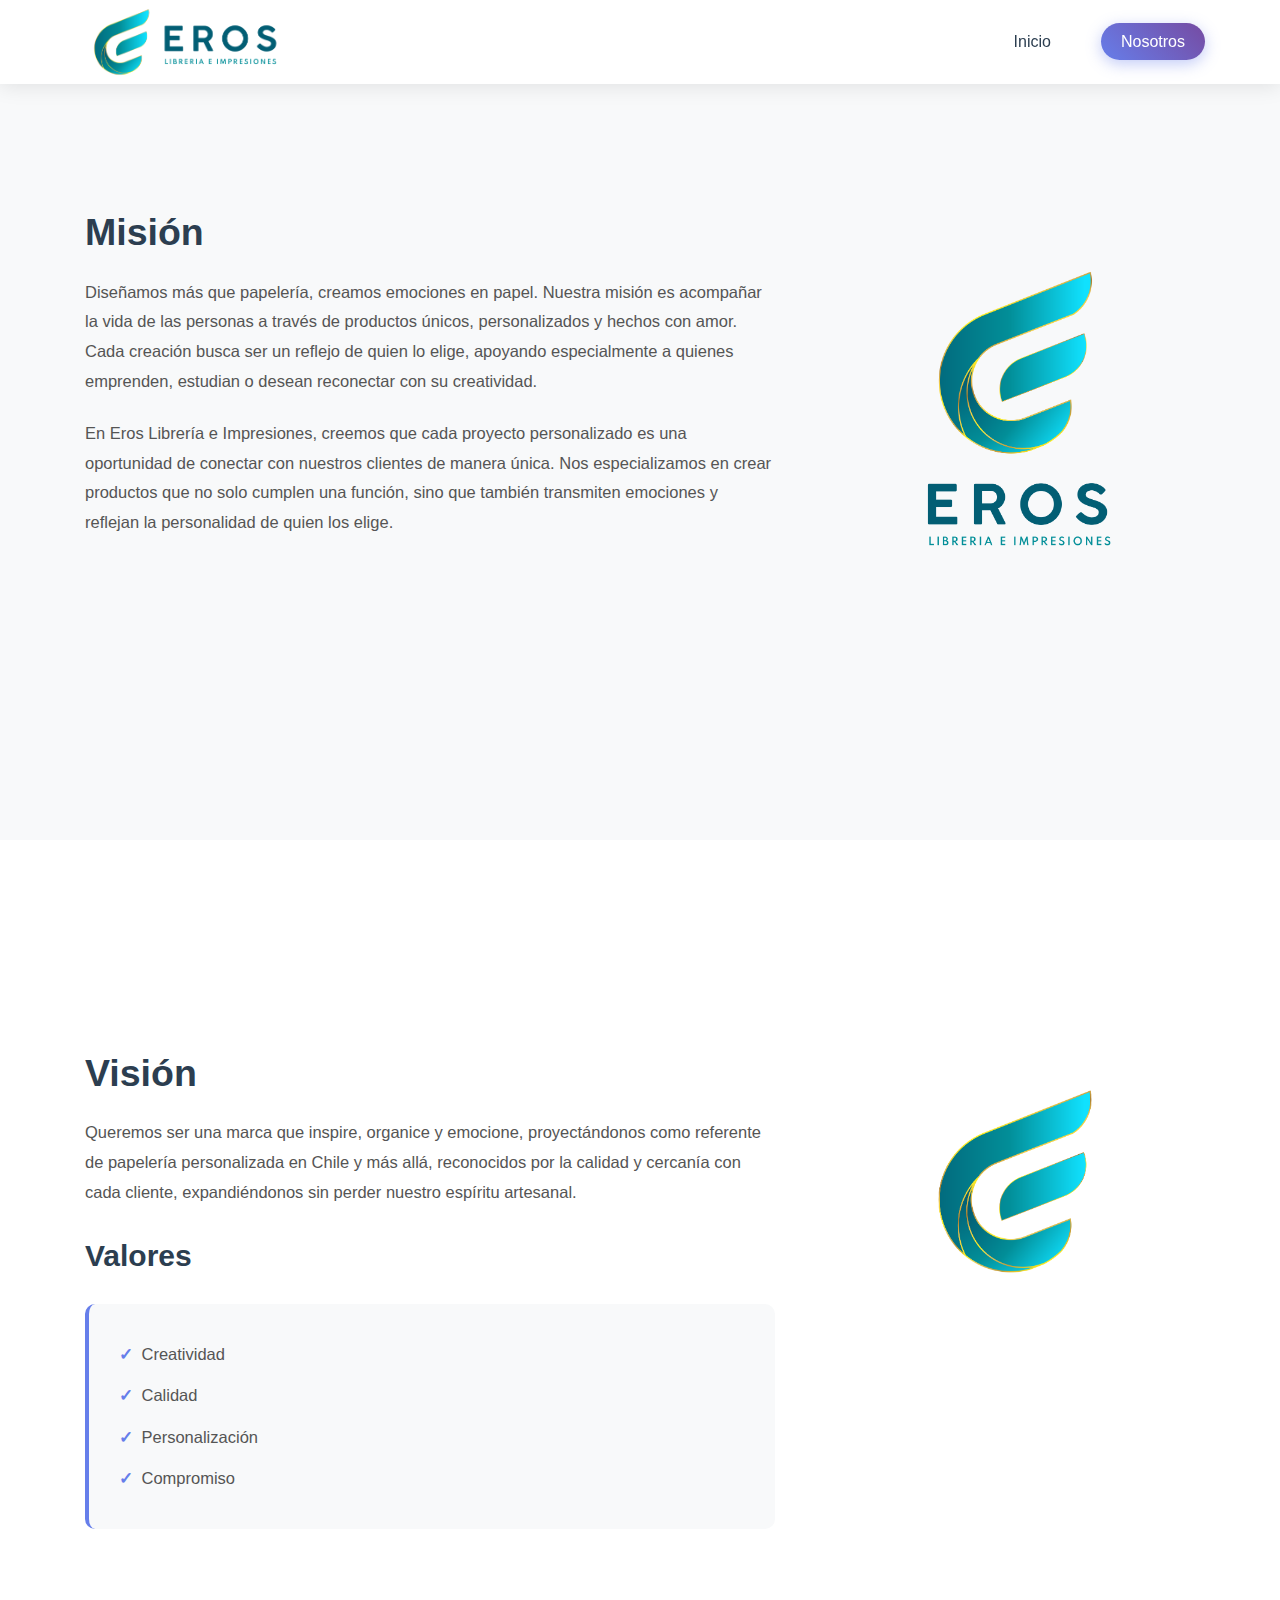
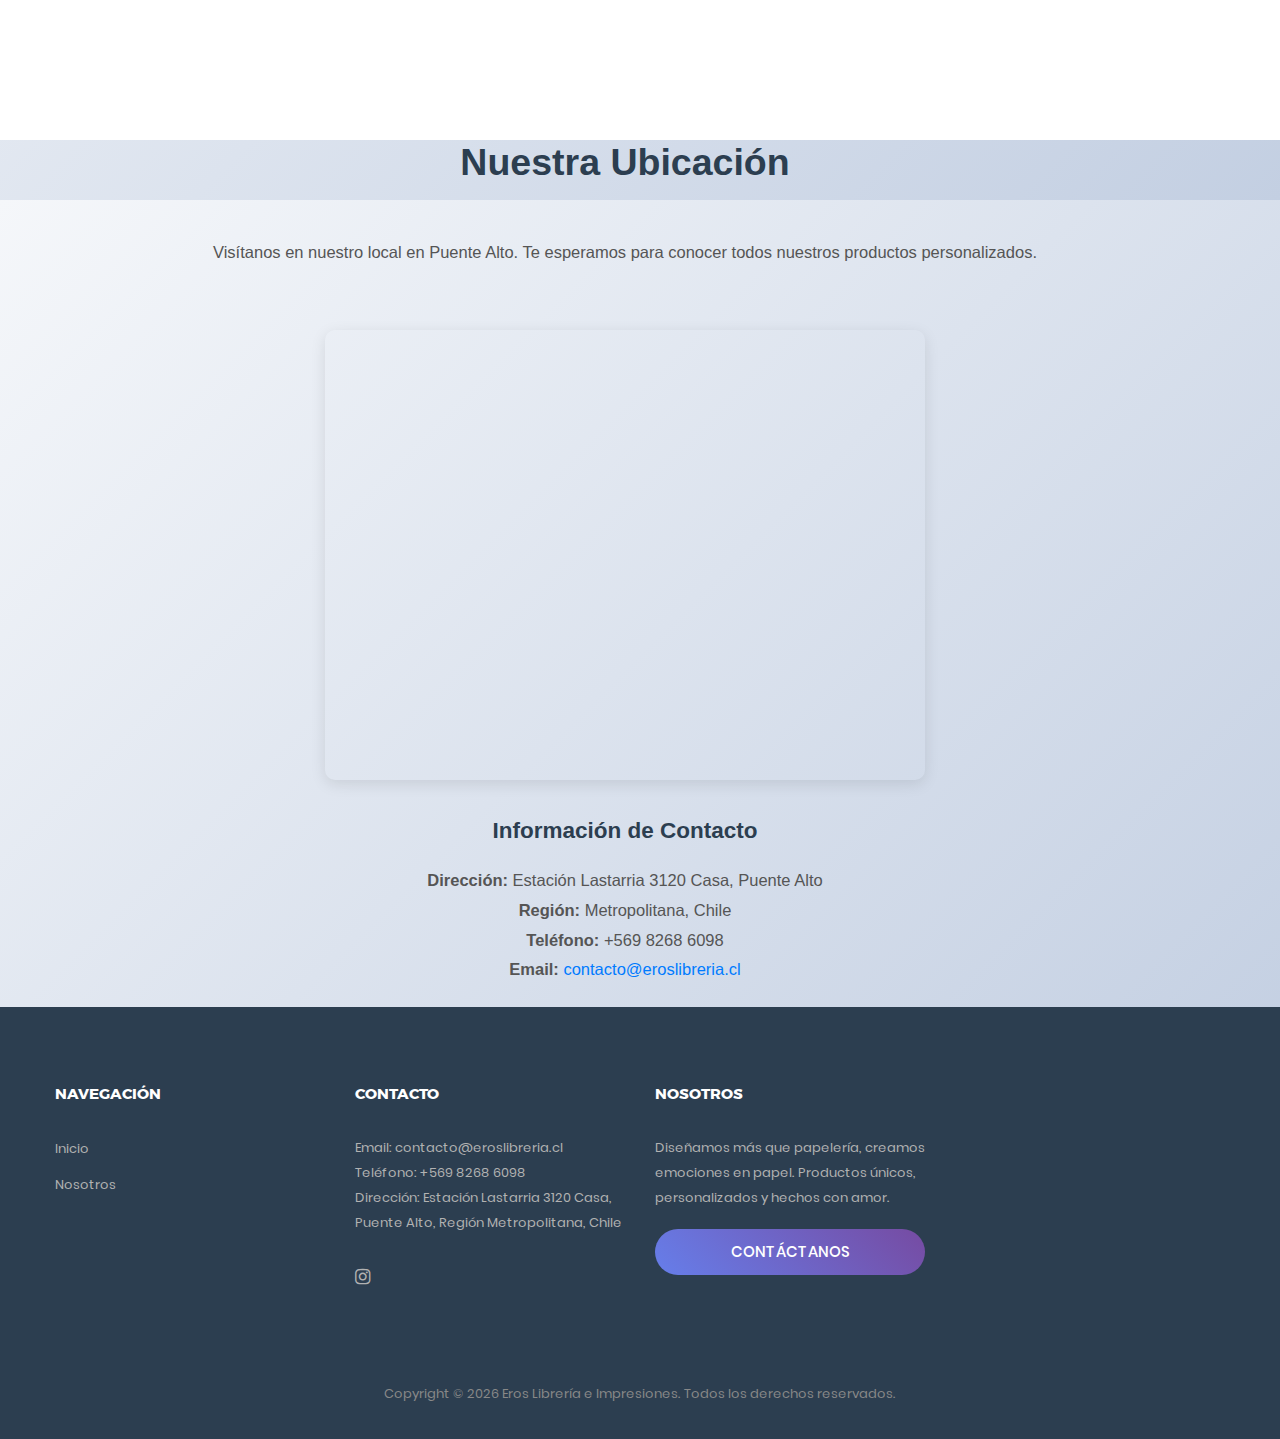
<file: about.html>
<!DOCTYPE html>
<html lang="es">
  <head>
    <title>Nosotros - Eros Librería e Impresiones</title>
    <meta charset="UTF-8" />
    <meta name="viewport" content="width=device-width, initial-scale=1" />
    <!--===============================================================================================-->
    <link rel="icon" type="image/png" href="images/icons/favicon.png" />
    <!--===============================================================================================-->
    <link
      rel="stylesheet"
      type="text/css"
      href="vendor/bootstrap/css/bootstrap.min.css"
    />
    <!--===============================================================================================-->
    <link
      rel="stylesheet"
      type="text/css"
      href="fonts/font-awesome-4.7.0/css/font-awesome.min.css"
    />
    <!--===============================================================================================-->
    <link
      rel="stylesheet"
      type="text/css"
      href="fonts/iconic/css/material-design-iconic-font.min.css"
    />
    <!--===============================================================================================-->
    <link
      rel="stylesheet"
      type="text/css"
      href="fonts/linearicons-v1.0.0/icon-font.min.css"
    />
    <!--===============================================================================================-->
    <link rel="stylesheet" type="text/css" href="vendor/animate/animate.css" />
    <!--===============================================================================================-->
    <link
      rel="stylesheet"
      type="text/css"
      href="vendor/css-hamburgers/hamburgers.min.css"
    />
    <link rel="stylesheet" type="text/css" href="css/util.css" />
    <link rel="stylesheet" type="text/css" href="css/main.css" />
    <link rel="stylesheet" type="text/css" href="css/about.css" />
    <!--===============================================================================================-->
  </head>
  <body>
    <!-- Header -->
    <header>
      <div class="container">
        <div class="header-content">
          <!-- Logo desktop -->
          <a href="index.html" class="logo">
            <img
              src="images/logos/Logotipo_Eros3.png"
              alt="Eros Librería e Impresiones"
            />
          </a>

          <!-- Menu desktop -->
          <nav class="main-nav">
            <ul>
              <li>
                <a href="index.html">Inicio</a>
              </li>
              <li class="active">
                <a href="about.html">Nosotros</a>
              </li>
            </ul>
          </nav>
        </div>
      </div>

      <!-- Header Mobile -->
      <div class="wrap-header-mobile">
        <!-- Logo mobile -->
        <div class="logo-mobile">
          <a href="index.html">
            <img
              src="images/logos/Logotipo_Eros2.png"
              alt="Eros Librería e Impresiones"
            />
          </a>
        </div>

        <!-- Button show menu -->
        <div class="btn-show-menu-mobile hamburger hamburger--squeeze">
          <span class="hamburger-box">
            <span class="hamburger-inner"></span>
          </span>
        </div>
      </div>

      <!-- Menu Mobile -->
      <div class="menu-mobile">
        <ul class="main-menu-m">
          <li>
            <a href="index.html">Inicio</a>
          </li>
          <li>
            <a href="about.html">Nosotros</a>
          </li>
        </ul>
      </div>
    </header>

    <!-- Mission Section -->
    <section class="mission-section">
      <div class="container">
        <div class="mission-content">
          <div class="row w-100">
            <div class="col-lg-8">
              <div class="mission-text">
                <h2 class="section-title">Misión</h2>
                <p class="section-text">
                  Diseñamos más que papelería, creamos emociones en papel.
                  Nuestra misión es acompañar la vida de las personas a través
                  de productos únicos, personalizados y hechos con amor. Cada
                  creación busca ser un reflejo de quien lo elige, apoyando
                  especialmente a quienes emprenden, estudian o desean
                  reconectar con su creatividad.
                </p>
                <p class="section-text">
                  En Eros Librería e Impresiones, creemos que cada proyecto
                  personalizado es una oportunidad de conectar con nuestros
                  clientes de manera única. Nos especializamos en crear
                  productos que no solo cumplen una función, sino que también
                  transmiten emociones y reflejan la personalidad de quien los
                  elige.
                </p>
              </div>
            </div>
            <div class="col-lg-4">
              <div class="mission-image">
                <img
                  src="images/logos/Logotipo_Eros1.png"
                  alt="Eros Librería e Impresiones"
                />
              </div>
            </div>
          </div>
        </div>
      </div>
    </section>

    <!-- Vision Section -->
    <section class="vision-section">
      <div class="container">
        <div class="vision-content">
          <div class="row w-100">
            <div class="col-lg-4 order-lg-2">
              <div class="vision-image">
                <img
                  src="images/logos/Logotipo_Eros2.png"
                  alt="Eros Librería e Impresiones"
                />
              </div>
            </div>
            <div class="col-lg-8 order-lg-1">
              <div class="vision-text">
                <h2 class="section-title">Visión</h2>
                <p class="section-text">
                  Queremos ser una marca que inspire, organice y emocione,
                  proyectándonos como referente de papelería personalizada en
                  Chile y más allá, reconocidos por la calidad y cercanía con
                  cada cliente, expandiéndonos sin perder nuestro espíritu
                  artesanal.
                </p>

                <h3
                  class="section-title"
                  style="font-size: 2rem; margin-top: 2rem"
                >
                  Valores
                </h3>
                <div class="values-box">
                  <ul class="values-list">
                    <li>Creatividad</li>
                    <li>Calidad</li>
                    <li>Personalización</li>
                    <li>Compromiso</li>
                  </ul>
                </div>
              </div>
            </div>
          </div>
        </div>
      </div>
    </section>

    <!-- Location Section -->
    <section class="location-section">
      <div class="container">
        <div class="location-content">
          <div class="row w-100">
            <div class="col-12">
              <h2 class="section-title text-center p-b-30">Nuestra Ubicación</h2>
              <p class="section-text text-center p-b-40">
                Visítanos en nuestro local en Puente Alto. Te esperamos para conocer todos nuestros productos personalizados.
              </p>
            </div>
            <div class="col-12 d-flex justify-content-center">
              <div class="map-container">
                <iframe 
                  src="https://www.google.com/maps/embed?pb=!1m18!1m12!1m3!1d3322.7826006928935!2d-70.55167292430234!3d-33.61094477332631!2m3!1f0!2f0!3f0!3m2!1i1024!2i768!4f13.1!3m3!1m2!1s0x9662d74b6f11e7af%3A0xb9719fa82069799a!2sCentro%20Cultural%20de%20Puente%20Alto%20Alcalde%20Juan%20Estay!5e0!3m2!1sen!2scl!4v1758218581350!5m2!1sen!2scl" 
                  width="600" 
                  height="450" 
                  style="border:0; border-radius: 10px; box-shadow: 0 4px 15px rgba(0,0,0,0.1);" 
                  allowfullscreen="" 
                  loading="lazy" 
                  referrerpolicy="no-referrer-when-downgrade">
                </iframe>
              </div>
            </div>
            <div class="col-12">
              <div class="location-info text-center p-t-30">
                <h4 class="section-title" style="font-size: 1.5rem;">Información de Contacto</h4>
                <p class="section-text">
                  <strong>Dirección:</strong> Estación Lastarria 3120 Casa, Puente Alto<br>
                  <strong>Región:</strong> Metropolitana, Chile<br>
                  <strong>Teléfono:</strong> +569 8268 6098<br>
                  <strong>Email:</strong> <a href="mailto:contacto@eroslibreria.cl">contacto@eroslibreria.cl</a>
                </p>
              </div>
            </div>
          </div>
        </div>
      </div>
    </section>

    <!-- Footer -->
    <footer class="bg3 p-t-75 p-b-32">
      <div class="container">
        <div class="row">
          <div class="col-sm-6 col-lg-3 p-b-50">
            <h4 class="stext-301 cl0 p-b-30">Navegación</h4>
            <ul>
              <li class="p-b-10">
                <a href="index.html" class="stext-107 cl7 hov-cl1 trans-04">
                  Inicio
                </a>
              </li>
              <li class="p-b-10">
                <a href="about.html" class="stext-107 cl7 hov-cl1 trans-04">
                  Nosotros
                </a>
              </li>
            </ul>
          </div>

          <div class="col-sm-6 col-lg-3 p-b-50">
            <h4 class="stext-301 cl0 p-b-30">CONTACTO</h4>
            <p class="stext-107 cl7 size-201">
              Email:
              <a
                href="mailto:contacto@eroslibreria.cl"
                class="stext-107 cl7 hov-cl1 trans-04"
                >contacto@eroslibreria.cl</a
              ><br />
              Teléfono: +569 8268 6098<br />
              Dirección: Estación Lastarria 3120 Casa, Puente Alto, Región
              Metropolitana, Chile
            </p>
            <div class="p-t-27">
              <a
                href="https://www.instagram.com/Eroslibreriaeimpresiones"
                class="fs-18 cl7 hov-cl1 trans-04 m-r-16"
                target="_blank"
              >
                <i class="fa fa-instagram"></i>
              </a>
            </div>
          </div>

          <div class="col-sm-6 col-lg-3 p-b-50">
            <h4 class="stext-301 cl0 p-b-30">Nosotros</h4>
            <p class="stext-107 cl7 size-201">
              Diseñamos más que papelería, creamos emociones en papel. Productos
              únicos, personalizados y hechos con amor.
            </p>
            <div class="p-t-18">
              <a
                href="mailto:contacto@eroslibreria.cl"
                class="flex-c-m stext-101 cl0 size-103 bg1 bor1 hov-btn2 p-lr-15 trans-04"
              >
                Contáctanos
              </a>
            </div>
          </div>
        </div>

        <div class="p-t-40">
          <p class="stext-107 cl6 txt-center">
            Copyright &copy;
            <script>
              document.write(new Date().getFullYear());
            </script>
            Eros Librería e Impresiones. Todos los derechos reservados.
          </p>
        </div>
      </div>
    </footer>

    <!-- Back to top -->
    <div class="btn-back-to-top" id="myBtn">
      <span class="symbol-btn-back-to-top">
        <i class="zmdi zmdi-chevron-up"></i>
      </span>
    </div>

    <!--===============================================================================================-->
    <script src="vendor/jquery/jquery-3.2.1.min.js"></script>
    <script src="vendor/bootstrap/js/popper.js"></script>
    <script src="vendor/bootstrap/js/bootstrap.min.js"></script>
    <!--===============================================================================================-->
    <script src="js/main.js"></script>
  </body>
</html>
</file>
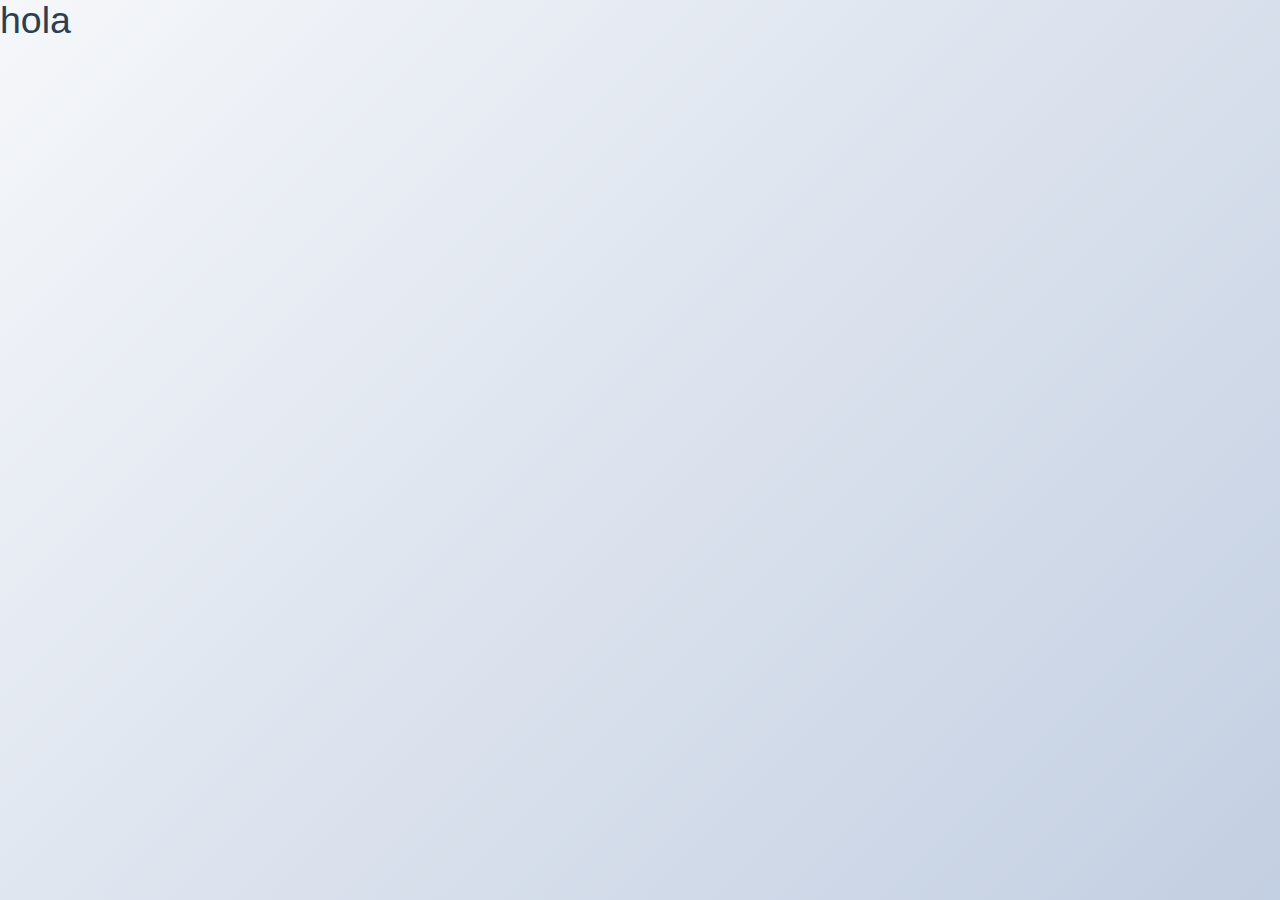
<file: catalogo.html>
<!DOCTYPE html>
<html lang="es">
<head>
	<title>Catálogo</title>
	<meta charset="UTF-8">
	<meta name="viewport" content="width=device-width, initial-scale=1">
<!--===============================================================================================-->	
	<link rel="icon" type="image/png" href="images/icons/favicon.png"/>
<!--===============================================================================================-->
	<link rel="stylesheet" type="text/css" href="vendor/bootstrap/css/bootstrap.min.css">
<!--===============================================================================================-->
	<link rel="stylesheet" type="text/css" href="fonts/font-awesome-4.7.0/css/font-awesome.min.css">
<!--===============================================================================================-->
	<link rel="stylesheet" type="text/css" href="fonts/iconic/css/material-design-iconic-font.min.css">
<!--===============================================================================================-->
	<link rel="stylesheet" type="text/css" href="fonts/linearicons-v1.0.0/icon-font.min.css">
<!--===============================================================================================-->
	<link rel="stylesheet" type="text/css" href="vendor/animate/animate.css">
<!--===============================================================================================-->	
	<link rel="stylesheet" type="text/css" href="vendor/css-hamburgers/hamburgers.min.css">
	<link rel="stylesheet" type="text/css" href="vendor/slick/slick.css">
<!--===============================================================================================-->
	<link rel="stylesheet" type="text/css" href="css/util.css">
	<link rel="stylesheet" type="text/css" href="css/main.css">
<!--===============================================================================================-->
</head>
<body>
    <h1>hola</h1>  

    
    </body>
</file>
<file: css/util.css>
/*//////////////////////////////////////////////////////////////////
[ REBOOT ]*/
*, *:before, *:after {
	margin: 0px; 
	padding: 0px; 
	-webkit-box-sizing: border-box;
	-moz-box-sizing: border-box;
	box-sizing: border-box;
}

body, html {
	font-family: 'Segoe UI', Tahoma, Geneva, Verdana, sans-serif;
	font-size: 15px;
	color: #2c3e50;
	line-height: 1.6;

	height: 100%;
	background: linear-gradient(135deg, #f5f7fa 0%, #c3cfe2 100%);
	min-height: 100vh;
	-webkit-box-sizing: border-box;
	-moz-box-sizing: border-box;
	box-sizing: border-box;
}

/*---------------------------------------------*/
a:focus {outline: none;}
a:hover {text-decoration: none;}

/*---------------------------------------------*/
h1,h2,h3,h4,h5,h6,p {margin: 0px;}

ul, li {
	margin: 0px;
	list-style-type: none;
}


/*---------------------------------------------*/
input, textarea, label {
	display: block;
	outline: none;
	border: none;
}

/*---------------------------------------------*/
button {
	outline: none;
	border: none;
	background: transparent;
	cursor: pointer;
}

button:focus {outline: none;}

iframe {border: none;}


/*//////////////////////////////////////////////////////////////////
[ FONT SIZE ]*/
.fs-1 {font-size: 1px;}
.fs-2 {font-size: 2px;}
.fs-3 {font-size: 3px;}
.fs-4 {font-size: 4px;}
.fs-5 {font-size: 5px;}
.fs-6 {font-size: 6px;}
.fs-7 {font-size: 7px;}
.fs-8 {font-size: 8px;}
.fs-9 {font-size: 9px;}
.fs-10 {font-size: 10px;}
.fs-11 {font-size: 11px;}
.fs-12 {font-size: 12px;}
.fs-13 {font-size: 13px;}
.fs-14 {font-size: 14px;}
.fs-15 {font-size: 15px;}
.fs-16 {font-size: 16px;}
.fs-17 {font-size: 17px;}
.fs-18 {font-size: 18px;}
.fs-19 {font-size: 19px;}
.fs-20 {font-size: 20px;}
.fs-21 {font-size: 21px;}
.fs-22 {font-size: 22px;}
.fs-23 {font-size: 23px;}
.fs-24 {font-size: 24px;}
.fs-25 {font-size: 25px;}
.fs-26 {font-size: 26px;}
.fs-27 {font-size: 27px;}
.fs-28 {font-size: 28px;}
.fs-29 {font-size: 29px;}
.fs-30 {font-size: 30px;}
.fs-31 {font-size: 31px;}
.fs-32 {font-size: 32px;}
.fs-33 {font-size: 33px;}
.fs-34 {font-size: 34px;}
.fs-35 {font-size: 35px;}
.fs-36 {font-size: 36px;}
.fs-37 {font-size: 37px;}
.fs-38 {font-size: 38px;}
.fs-39 {font-size: 39px;}
.fs-40 {font-size: 40px;}
.fs-41 {font-size: 41px;}
.fs-42 {font-size: 42px;}
.fs-43 {font-size: 43px;}
.fs-44 {font-size: 44px;}
.fs-45 {font-size: 45px;}
.fs-46 {font-size: 46px;}
.fs-47 {font-size: 47px;}
.fs-48 {font-size: 48px;}
.fs-49 {font-size: 49px;}
.fs-50 {font-size: 50px;}
.fs-51 {font-size: 51px;}
.fs-52 {font-size: 52px;}
.fs-53 {font-size: 53px;}
.fs-54 {font-size: 54px;}
.fs-55 {font-size: 55px;}
.fs-56 {font-size: 56px;}
.fs-57 {font-size: 57px;}
.fs-58 {font-size: 58px;}
.fs-59 {font-size: 59px;}
.fs-60 {font-size: 60px;}
.fs-61 {font-size: 61px;}
.fs-62 {font-size: 62px;}
.fs-63 {font-size: 63px;}
.fs-64 {font-size: 64px;}
.fs-65 {font-size: 65px;}
.fs-66 {font-size: 66px;}
.fs-67 {font-size: 67px;}
.fs-68 {font-size: 68px;}
.fs-69 {font-size: 69px;}
.fs-70 {font-size: 70px;}
.fs-71 {font-size: 71px;}
.fs-72 {font-size: 72px;}
.fs-73 {font-size: 73px;}
.fs-74 {font-size: 74px;}
.fs-75 {font-size: 75px;}
.fs-76 {font-size: 76px;}
.fs-77 {font-size: 77px;}
.fs-78 {font-size: 78px;}
.fs-79 {font-size: 79px;}
.fs-80 {font-size: 80px;}
.fs-81 {font-size: 81px;}
.fs-82 {font-size: 82px;}
.fs-83 {font-size: 83px;}
.fs-84 {font-size: 84px;}
.fs-85 {font-size: 85px;}
.fs-86 {font-size: 86px;}
.fs-87 {font-size: 87px;}
.fs-88 {font-size: 88px;}
.fs-89 {font-size: 89px;}
.fs-90 {font-size: 90px;}
.fs-91 {font-size: 91px;}
.fs-92 {font-size: 92px;}
.fs-93 {font-size: 93px;}
.fs-94 {font-size: 94px;}
.fs-95 {font-size: 95px;}
.fs-96 {font-size: 96px;}
.fs-97 {font-size: 97px;}
.fs-98 {font-size: 98px;}
.fs-99 {font-size: 99px;}
.fs-100 {font-size: 100px;}
.fs-101 {font-size: 101px;}
.fs-102 {font-size: 102px;}
.fs-103 {font-size: 103px;}
.fs-104 {font-size: 104px;}
.fs-105 {font-size: 105px;}
.fs-106 {font-size: 106px;}
.fs-107 {font-size: 107px;}
.fs-108 {font-size: 108px;}
.fs-109 {font-size: 109px;}
.fs-110 {font-size: 110px;}
.fs-111 {font-size: 111px;}
.fs-112 {font-size: 112px;}
.fs-113 {font-size: 113px;}
.fs-114 {font-size: 114px;}
.fs-115 {font-size: 115px;}
.fs-116 {font-size: 116px;}
.fs-117 {font-size: 117px;}
.fs-118 {font-size: 118px;}
.fs-119 {font-size: 119px;}
.fs-120 {font-size: 120px;}
.fs-121 {font-size: 121px;}
.fs-122 {font-size: 122px;}
.fs-123 {font-size: 123px;}
.fs-124 {font-size: 124px;}
.fs-125 {font-size: 125px;}
.fs-126 {font-size: 126px;}
.fs-127 {font-size: 127px;}
.fs-128 {font-size: 128px;}
.fs-129 {font-size: 129px;}
.fs-130 {font-size: 130px;}
.fs-131 {font-size: 131px;}
.fs-132 {font-size: 132px;}
.fs-133 {font-size: 133px;}
.fs-134 {font-size: 134px;}
.fs-135 {font-size: 135px;}
.fs-136 {font-size: 136px;}
.fs-137 {font-size: 137px;}
.fs-138 {font-size: 138px;}
.fs-139 {font-size: 139px;}
.fs-140 {font-size: 140px;}
.fs-141 {font-size: 141px;}
.fs-142 {font-size: 142px;}
.fs-143 {font-size: 143px;}
.fs-144 {font-size: 144px;}
.fs-145 {font-size: 145px;}
.fs-146 {font-size: 146px;}
.fs-147 {font-size: 147px;}
.fs-148 {font-size: 148px;}
.fs-149 {font-size: 149px;}
.fs-150 {font-size: 150px;}
.fs-151 {font-size: 151px;}
.fs-152 {font-size: 152px;}
.fs-153 {font-size: 153px;}
.fs-154 {font-size: 154px;}
.fs-155 {font-size: 155px;}
.fs-156 {font-size: 156px;}
.fs-157 {font-size: 157px;}
.fs-158 {font-size: 158px;}
.fs-159 {font-size: 159px;}
.fs-160 {font-size: 160px;}
.fs-161 {font-size: 161px;}
.fs-162 {font-size: 162px;}
.fs-163 {font-size: 163px;}
.fs-164 {font-size: 164px;}
.fs-165 {font-size: 165px;}
.fs-166 {font-size: 166px;}
.fs-167 {font-size: 167px;}
.fs-168 {font-size: 168px;}
.fs-169 {font-size: 169px;}
.fs-170 {font-size: 170px;}
.fs-171 {font-size: 171px;}
.fs-172 {font-size: 172px;}
.fs-173 {font-size: 173px;}
.fs-174 {font-size: 174px;}
.fs-175 {font-size: 175px;}
.fs-176 {font-size: 176px;}
.fs-177 {font-size: 177px;}
.fs-178 {font-size: 178px;}
.fs-179 {font-size: 179px;}
.fs-180 {font-size: 180px;}
.fs-181 {font-size: 181px;}
.fs-182 {font-size: 182px;}
.fs-183 {font-size: 183px;}
.fs-184 {font-size: 184px;}
.fs-185 {font-size: 185px;}
.fs-186 {font-size: 186px;}
.fs-187 {font-size: 187px;}
.fs-188 {font-size: 188px;}
.fs-189 {font-size: 189px;}
.fs-190 {font-size: 190px;}
.fs-191 {font-size: 191px;}
.fs-192 {font-size: 192px;}
.fs-193 {font-size: 193px;}
.fs-194 {font-size: 194px;}
.fs-195 {font-size: 195px;}
.fs-196 {font-size: 196px;}
.fs-197 {font-size: 197px;}
.fs-198 {font-size: 198px;}
.fs-199 {font-size: 199px;}
.fs-200 {font-size: 200px;}

/*//////////////////////////////////////////////////////////////////
[ PADDING ]*/
.p-t-0, .p-tb-0, .p-all-0 {padding-top: 0px;}
.p-t-1, .p-tb-1, .p-all-1 {padding-top: 1px;}
.p-t-2, .p-tb-2, .p-all-2 {padding-top: 2px;}
.p-t-3, .p-tb-3, .p-all-3 {padding-top: 3px;}
.p-t-4, .p-tb-4, .p-all-4 {padding-top: 4px;}
.p-t-5, .p-tb-5, .p-all-5 {padding-top: 5px;}
.p-t-6, .p-tb-6, .p-all-6 {padding-top: 6px;}
.p-t-7, .p-tb-7, .p-all-7 {padding-top: 7px;}
.p-t-8, .p-tb-8, .p-all-8 {padding-top: 8px;}
.p-t-9, .p-tb-9, .p-all-9 {padding-top: 9px;}
.p-t-10, .p-tb-10, .p-all-10 {padding-top: 10px;}
.p-t-11, .p-tb-11, .p-all-11 {padding-top: 11px;}
.p-t-12, .p-tb-12, .p-all-12 {padding-top: 12px;}
.p-t-13, .p-tb-13, .p-all-13 {padding-top: 13px;}
.p-t-14, .p-tb-14, .p-all-14 {padding-top: 14px;}
.p-t-15, .p-tb-15, .p-all-15 {padding-top: 15px;}
.p-t-16, .p-tb-16, .p-all-16 {padding-top: 16px;}
.p-t-17, .p-tb-17, .p-all-17 {padding-top: 17px;}
.p-t-18, .p-tb-18, .p-all-18 {padding-top: 18px;}
.p-t-19, .p-tb-19, .p-all-19 {padding-top: 19px;}
.p-t-20, .p-tb-20, .p-all-20 {padding-top: 20px;}
.p-t-21, .p-tb-21, .p-all-21 {padding-top: 21px;}
.p-t-22, .p-tb-22, .p-all-22 {padding-top: 22px;}
.p-t-23, .p-tb-23, .p-all-23 {padding-top: 23px;}
.p-t-24, .p-tb-24, .p-all-24 {padding-top: 24px;}
.p-t-25, .p-tb-25, .p-all-25 {padding-top: 25px;}
.p-t-26, .p-tb-26, .p-all-26 {padding-top: 26px;}
.p-t-27, .p-tb-27, .p-all-27 {padding-top: 27px;}
.p-t-28, .p-tb-28, .p-all-28 {padding-top: 28px;}
.p-t-29, .p-tb-29, .p-all-29 {padding-top: 29px;}
.p-t-30, .p-tb-30, .p-all-30 {padding-top: 30px;}
.p-t-31, .p-tb-31, .p-all-31 {padding-top: 31px;}
.p-t-32, .p-tb-32, .p-all-32 {padding-top: 32px;}
.p-t-33, .p-tb-33, .p-all-33 {padding-top: 33px;}
.p-t-34, .p-tb-34, .p-all-34 {padding-top: 34px;}
.p-t-35, .p-tb-35, .p-all-35 {padding-top: 35px;}
.p-t-36, .p-tb-36, .p-all-36 {padding-top: 36px;}
.p-t-37, .p-tb-37, .p-all-37 {padding-top: 37px;}
.p-t-38, .p-tb-38, .p-all-38 {padding-top: 38px;}
.p-t-39, .p-tb-39, .p-all-39 {padding-top: 39px;}
.p-t-40, .p-tb-40, .p-all-40 {padding-top: 40px;}
.p-t-41, .p-tb-41, .p-all-41 {padding-top: 41px;}
.p-t-42, .p-tb-42, .p-all-42 {padding-top: 42px;}
.p-t-43, .p-tb-43, .p-all-43 {padding-top: 43px;}
.p-t-44, .p-tb-44, .p-all-44 {padding-top: 44px;}
.p-t-45, .p-tb-45, .p-all-45 {padding-top: 45px;}
.p-t-46, .p-tb-46, .p-all-46 {padding-top: 46px;}
.p-t-47, .p-tb-47, .p-all-47 {padding-top: 47px;}
.p-t-48, .p-tb-48, .p-all-48 {padding-top: 48px;}
.p-t-49, .p-tb-49, .p-all-49 {padding-top: 49px;}
.p-t-50, .p-tb-50, .p-all-50 {padding-top: 50px;}
.p-t-51, .p-tb-51, .p-all-51 {padding-top: 51px;}
.p-t-52, .p-tb-52, .p-all-52 {padding-top: 52px;}
.p-t-53, .p-tb-53, .p-all-53 {padding-top: 53px;}
.p-t-54, .p-tb-54, .p-all-54 {padding-top: 54px;}
.p-t-55, .p-tb-55, .p-all-55 {padding-top: 55px;}
.p-t-56, .p-tb-56, .p-all-56 {padding-top: 56px;}
.p-t-57, .p-tb-57, .p-all-57 {padding-top: 57px;}
.p-t-58, .p-tb-58, .p-all-58 {padding-top: 58px;}
.p-t-59, .p-tb-59, .p-all-59 {padding-top: 59px;}
.p-t-60, .p-tb-60, .p-all-60 {padding-top: 60px;}
.p-t-61, .p-tb-61, .p-all-61 {padding-top: 61px;}
.p-t-62, .p-tb-62, .p-all-62 {padding-top: 62px;}
.p-t-63, .p-tb-63, .p-all-63 {padding-top: 63px;}
.p-t-64, .p-tb-64, .p-all-64 {padding-top: 64px;}
.p-t-65, .p-tb-65, .p-all-65 {padding-top: 65px;}
.p-t-66, .p-tb-66, .p-all-66 {padding-top: 66px;}
.p-t-67, .p-tb-67, .p-all-67 {padding-top: 67px;}
.p-t-68, .p-tb-68, .p-all-68 {padding-top: 68px;}
.p-t-69, .p-tb-69, .p-all-69 {padding-top: 69px;}
.p-t-70, .p-tb-70, .p-all-70 {padding-top: 70px;}
.p-t-71, .p-tb-71, .p-all-71 {padding-top: 71px;}
.p-t-72, .p-tb-72, .p-all-72 {padding-top: 72px;}
.p-t-73, .p-tb-73, .p-all-73 {padding-top: 73px;}
.p-t-74, .p-tb-74, .p-all-74 {padding-top: 74px;}
.p-t-75, .p-tb-75, .p-all-75 {padding-top: 75px;}
.p-t-76, .p-tb-76, .p-all-76 {padding-top: 76px;}
.p-t-77, .p-tb-77, .p-all-77 {padding-top: 77px;}
.p-t-78, .p-tb-78, .p-all-78 {padding-top: 78px;}
.p-t-79, .p-tb-79, .p-all-79 {padding-top: 79px;}
.p-t-80, .p-tb-80, .p-all-80 {padding-top: 80px;}
.p-t-81, .p-tb-81, .p-all-81 {padding-top: 81px;}
.p-t-82, .p-tb-82, .p-all-82 {padding-top: 82px;}
.p-t-83, .p-tb-83, .p-all-83 {padding-top: 83px;}
.p-t-84, .p-tb-84, .p-all-84 {padding-top: 84px;}
.p-t-85, .p-tb-85, .p-all-85 {padding-top: 85px;}
.p-t-86, .p-tb-86, .p-all-86 {padding-top: 86px;}
.p-t-87, .p-tb-87, .p-all-87 {padding-top: 87px;}
.p-t-88, .p-tb-88, .p-all-88 {padding-top: 88px;}
.p-t-89, .p-tb-89, .p-all-89 {padding-top: 89px;}
.p-t-90, .p-tb-90, .p-all-90 {padding-top: 90px;}
.p-t-91, .p-tb-91, .p-all-91 {padding-top: 91px;}
.p-t-92, .p-tb-92, .p-all-92 {padding-top: 92px;}
.p-t-93, .p-tb-93, .p-all-93 {padding-top: 93px;}
.p-t-94, .p-tb-94, .p-all-94 {padding-top: 94px;}
.p-t-95, .p-tb-95, .p-all-95 {padding-top: 95px;}
.p-t-96, .p-tb-96, .p-all-96 {padding-top: 96px;}
.p-t-97, .p-tb-97, .p-all-97 {padding-top: 97px;}
.p-t-98, .p-tb-98, .p-all-98 {padding-top: 98px;}
.p-t-99, .p-tb-99, .p-all-99 {padding-top: 99px;}
.p-t-100, .p-tb-100, .p-all-100 {padding-top: 100px;}
.p-t-101, .p-tb-101, .p-all-101 {padding-top: 101px;}
.p-t-102, .p-tb-102, .p-all-102 {padding-top: 102px;}
.p-t-103, .p-tb-103, .p-all-103 {padding-top: 103px;}
.p-t-104, .p-tb-104, .p-all-104 {padding-top: 104px;}
.p-t-105, .p-tb-105, .p-all-105 {padding-top: 105px;}
.p-t-106, .p-tb-106, .p-all-106 {padding-top: 106px;}
.p-t-107, .p-tb-107, .p-all-107 {padding-top: 107px;}
.p-t-108, .p-tb-108, .p-all-108 {padding-top: 108px;}
.p-t-109, .p-tb-109, .p-all-109 {padding-top: 109px;}
.p-t-110, .p-tb-110, .p-all-110 {padding-top: 110px;}
.p-t-111, .p-tb-111, .p-all-111 {padding-top: 111px;}
.p-t-112, .p-tb-112, .p-all-112 {padding-top: 112px;}
.p-t-113, .p-tb-113, .p-all-113 {padding-top: 113px;}
.p-t-114, .p-tb-114, .p-all-114 {padding-top: 114px;}
.p-t-115, .p-tb-115, .p-all-115 {padding-top: 115px;}
.p-t-116, .p-tb-116, .p-all-116 {padding-top: 116px;}
.p-t-117, .p-tb-117, .p-all-117 {padding-top: 117px;}
.p-t-118, .p-tb-118, .p-all-118 {padding-top: 118px;}
.p-t-119, .p-tb-119, .p-all-119 {padding-top: 119px;}
.p-t-120, .p-tb-120, .p-all-120 {padding-top: 120px;}
.p-t-121, .p-tb-121, .p-all-121 {padding-top: 121px;}
.p-t-122, .p-tb-122, .p-all-122 {padding-top: 122px;}
.p-t-123, .p-tb-123, .p-all-123 {padding-top: 123px;}
.p-t-124, .p-tb-124, .p-all-124 {padding-top: 124px;}
.p-t-125, .p-tb-125, .p-all-125 {padding-top: 125px;}
.p-t-126, .p-tb-126, .p-all-126 {padding-top: 126px;}
.p-t-127, .p-tb-127, .p-all-127 {padding-top: 127px;}
.p-t-128, .p-tb-128, .p-all-128 {padding-top: 128px;}
.p-t-129, .p-tb-129, .p-all-129 {padding-top: 129px;}
.p-t-130, .p-tb-130, .p-all-130 {padding-top: 130px;}
.p-t-131, .p-tb-131, .p-all-131 {padding-top: 131px;}
.p-t-132, .p-tb-132, .p-all-132 {padding-top: 132px;}
.p-t-133, .p-tb-133, .p-all-133 {padding-top: 133px;}
.p-t-134, .p-tb-134, .p-all-134 {padding-top: 134px;}
.p-t-135, .p-tb-135, .p-all-135 {padding-top: 135px;}
.p-t-136, .p-tb-136, .p-all-136 {padding-top: 136px;}
.p-t-137, .p-tb-137, .p-all-137 {padding-top: 137px;}
.p-t-138, .p-tb-138, .p-all-138 {padding-top: 138px;}
.p-t-139, .p-tb-139, .p-all-139 {padding-top: 139px;}
.p-t-140, .p-tb-140, .p-all-140 {padding-top: 140px;}
.p-t-141, .p-tb-141, .p-all-141 {padding-top: 141px;}
.p-t-142, .p-tb-142, .p-all-142 {padding-top: 142px;}
.p-t-143, .p-tb-143, .p-all-143 {padding-top: 143px;}
.p-t-144, .p-tb-144, .p-all-144 {padding-top: 144px;}
.p-t-145, .p-tb-145, .p-all-145 {padding-top: 145px;}
.p-t-146, .p-tb-146, .p-all-146 {padding-top: 146px;}
.p-t-147, .p-tb-147, .p-all-147 {padding-top: 147px;}
.p-t-148, .p-tb-148, .p-all-148 {padding-top: 148px;}
.p-t-149, .p-tb-149, .p-all-149 {padding-top: 149px;}
.p-t-150, .p-tb-150, .p-all-150 {padding-top: 150px;}
.p-t-151, .p-tb-151, .p-all-151 {padding-top: 151px;}
.p-t-152, .p-tb-152, .p-all-152 {padding-top: 152px;}
.p-t-153, .p-tb-153, .p-all-153 {padding-top: 153px;}
.p-t-154, .p-tb-154, .p-all-154 {padding-top: 154px;}
.p-t-155, .p-tb-155, .p-all-155 {padding-top: 155px;}
.p-t-156, .p-tb-156, .p-all-156 {padding-top: 156px;}
.p-t-157, .p-tb-157, .p-all-157 {padding-top: 157px;}
.p-t-158, .p-tb-158, .p-all-158 {padding-top: 158px;}
.p-t-159, .p-tb-159, .p-all-159 {padding-top: 159px;}
.p-t-160, .p-tb-160, .p-all-160 {padding-top: 160px;}
.p-t-161, .p-tb-161, .p-all-161 {padding-top: 161px;}
.p-t-162, .p-tb-162, .p-all-162 {padding-top: 162px;}
.p-t-163, .p-tb-163, .p-all-163 {padding-top: 163px;}
.p-t-164, .p-tb-164, .p-all-164 {padding-top: 164px;}
.p-t-165, .p-tb-165, .p-all-165 {padding-top: 165px;}
.p-t-166, .p-tb-166, .p-all-166 {padding-top: 166px;}
.p-t-167, .p-tb-167, .p-all-167 {padding-top: 167px;}
.p-t-168, .p-tb-168, .p-all-168 {padding-top: 168px;}
.p-t-169, .p-tb-169, .p-all-169 {padding-top: 169px;}
.p-t-170, .p-tb-170, .p-all-170 {padding-top: 170px;}
.p-t-171, .p-tb-171, .p-all-171 {padding-top: 171px;}
.p-t-172, .p-tb-172, .p-all-172 {padding-top: 172px;}
.p-t-173, .p-tb-173, .p-all-173 {padding-top: 173px;}
.p-t-174, .p-tb-174, .p-all-174 {padding-top: 174px;}
.p-t-175, .p-tb-175, .p-all-175 {padding-top: 175px;}
.p-t-176, .p-tb-176, .p-all-176 {padding-top: 176px;}
.p-t-177, .p-tb-177, .p-all-177 {padding-top: 177px;}
.p-t-178, .p-tb-178, .p-all-178 {padding-top: 178px;}
.p-t-179, .p-tb-179, .p-all-179 {padding-top: 179px;}
.p-t-180, .p-tb-180, .p-all-180 {padding-top: 180px;}
.p-t-181, .p-tb-181, .p-all-181 {padding-top: 181px;}
.p-t-182, .p-tb-182, .p-all-182 {padding-top: 182px;}
.p-t-183, .p-tb-183, .p-all-183 {padding-top: 183px;}
.p-t-184, .p-tb-184, .p-all-184 {padding-top: 184px;}
.p-t-185, .p-tb-185, .p-all-185 {padding-top: 185px;}
.p-t-186, .p-tb-186, .p-all-186 {padding-top: 186px;}
.p-t-187, .p-tb-187, .p-all-187 {padding-top: 187px;}
.p-t-188, .p-tb-188, .p-all-188 {padding-top: 188px;}
.p-t-189, .p-tb-189, .p-all-189 {padding-top: 189px;}
.p-t-190, .p-tb-190, .p-all-190 {padding-top: 190px;}
.p-t-191, .p-tb-191, .p-all-191 {padding-top: 191px;}
.p-t-192, .p-tb-192, .p-all-192 {padding-top: 192px;}
.p-t-193, .p-tb-193, .p-all-193 {padding-top: 193px;}
.p-t-194, .p-tb-194, .p-all-194 {padding-top: 194px;}
.p-t-195, .p-tb-195, .p-all-195 {padding-top: 195px;}
.p-t-196, .p-tb-196, .p-all-196 {padding-top: 196px;}
.p-t-197, .p-tb-197, .p-all-197 {padding-top: 197px;}
.p-t-198, .p-tb-198, .p-all-198 {padding-top: 198px;}
.p-t-199, .p-tb-199, .p-all-199 {padding-top: 199px;}
.p-t-200, .p-tb-200, .p-all-200 {padding-top: 200px;}
.p-t-201, .p-tb-201, .p-all-201 {padding-top: 201px;}
.p-t-202, .p-tb-202, .p-all-202 {padding-top: 202px;}
.p-t-203, .p-tb-203, .p-all-203 {padding-top: 203px;}
.p-t-204, .p-tb-204, .p-all-204 {padding-top: 204px;}
.p-t-205, .p-tb-205, .p-all-205 {padding-top: 205px;}
.p-t-206, .p-tb-206, .p-all-206 {padding-top: 206px;}
.p-t-207, .p-tb-207, .p-all-207 {padding-top: 207px;}
.p-t-208, .p-tb-208, .p-all-208 {padding-top: 208px;}
.p-t-209, .p-tb-209, .p-all-209 {padding-top: 209px;}
.p-t-210, .p-tb-210, .p-all-210 {padding-top: 210px;}
.p-t-211, .p-tb-211, .p-all-211 {padding-top: 211px;}
.p-t-212, .p-tb-212, .p-all-212 {padding-top: 212px;}
.p-t-213, .p-tb-213, .p-all-213 {padding-top: 213px;}
.p-t-214, .p-tb-214, .p-all-214 {padding-top: 214px;}
.p-t-215, .p-tb-215, .p-all-215 {padding-top: 215px;}
.p-t-216, .p-tb-216, .p-all-216 {padding-top: 216px;}
.p-t-217, .p-tb-217, .p-all-217 {padding-top: 217px;}
.p-t-218, .p-tb-218, .p-all-218 {padding-top: 218px;}
.p-t-219, .p-tb-219, .p-all-219 {padding-top: 219px;}
.p-t-220, .p-tb-220, .p-all-220 {padding-top: 220px;}
.p-t-221, .p-tb-221, .p-all-221 {padding-top: 221px;}
.p-t-222, .p-tb-222, .p-all-222 {padding-top: 222px;}
.p-t-223, .p-tb-223, .p-all-223 {padding-top: 223px;}
.p-t-224, .p-tb-224, .p-all-224 {padding-top: 224px;}
.p-t-225, .p-tb-225, .p-all-225 {padding-top: 225px;}
.p-t-226, .p-tb-226, .p-all-226 {padding-top: 226px;}
.p-t-227, .p-tb-227, .p-all-227 {padding-top: 227px;}
.p-t-228, .p-tb-228, .p-all-228 {padding-top: 228px;}
.p-t-229, .p-tb-229, .p-all-229 {padding-top: 229px;}
.p-t-230, .p-tb-230, .p-all-230 {padding-top: 230px;}
.p-t-231, .p-tb-231, .p-all-231 {padding-top: 231px;}
.p-t-232, .p-tb-232, .p-all-232 {padding-top: 232px;}
.p-t-233, .p-tb-233, .p-all-233 {padding-top: 233px;}
.p-t-234, .p-tb-234, .p-all-234 {padding-top: 234px;}
.p-t-235, .p-tb-235, .p-all-235 {padding-top: 235px;}
.p-t-236, .p-tb-236, .p-all-236 {padding-top: 236px;}
.p-t-237, .p-tb-237, .p-all-237 {padding-top: 237px;}
.p-t-238, .p-tb-238, .p-all-238 {padding-top: 238px;}
.p-t-239, .p-tb-239, .p-all-239 {padding-top: 239px;}
.p-t-240, .p-tb-240, .p-all-240 {padding-top: 240px;}
.p-t-241, .p-tb-241, .p-all-241 {padding-top: 241px;}
.p-t-242, .p-tb-242, .p-all-242 {padding-top: 242px;}
.p-t-243, .p-tb-243, .p-all-243 {padding-top: 243px;}
.p-t-244, .p-tb-244, .p-all-244 {padding-top: 244px;}
.p-t-245, .p-tb-245, .p-all-245 {padding-top: 245px;}
.p-t-246, .p-tb-246, .p-all-246 {padding-top: 246px;}
.p-t-247, .p-tb-247, .p-all-247 {padding-top: 247px;}
.p-t-248, .p-tb-248, .p-all-248 {padding-top: 248px;}
.p-t-249, .p-tb-249, .p-all-249 {padding-top: 249px;}
.p-t-250, .p-tb-250, .p-all-250 {padding-top: 250px;}
.p-t-251, .p-tb-251, .p-all-251 {padding-top: 251px;}
.p-t-252, .p-tb-252, .p-all-252 {padding-top: 252px;}
.p-t-253, .p-tb-253, .p-all-253 {padding-top: 253px;}
.p-t-254, .p-tb-254, .p-all-254 {padding-top: 254px;}
.p-t-255, .p-tb-255, .p-all-255 {padding-top: 255px;}
.p-t-256, .p-tb-256, .p-all-256 {padding-top: 256px;}
.p-t-257, .p-tb-257, .p-all-257 {padding-top: 257px;}
.p-t-258, .p-tb-258, .p-all-258 {padding-top: 258px;}
.p-t-259, .p-tb-259, .p-all-259 {padding-top: 259px;}
.p-t-260, .p-tb-260, .p-all-260 {padding-top: 260px;}
.p-t-261, .p-tb-261, .p-all-261 {padding-top: 261px;}
.p-t-262, .p-tb-262, .p-all-262 {padding-top: 262px;}
.p-t-263, .p-tb-263, .p-all-263 {padding-top: 263px;}
.p-t-264, .p-tb-264, .p-all-264 {padding-top: 264px;}
.p-t-265, .p-tb-265, .p-all-265 {padding-top: 265px;}
.p-t-266, .p-tb-266, .p-all-266 {padding-top: 266px;}
.p-t-267, .p-tb-267, .p-all-267 {padding-top: 267px;}
.p-t-268, .p-tb-268, .p-all-268 {padding-top: 268px;}
.p-t-269, .p-tb-269, .p-all-269 {padding-top: 269px;}
.p-t-270, .p-tb-270, .p-all-270 {padding-top: 270px;}
.p-t-271, .p-tb-271, .p-all-271 {padding-top: 271px;}
.p-t-272, .p-tb-272, .p-all-272 {padding-top: 272px;}
.p-t-273, .p-tb-273, .p-all-273 {padding-top: 273px;}
.p-t-274, .p-tb-274, .p-all-274 {padding-top: 274px;}
.p-t-275, .p-tb-275, .p-all-275 {padding-top: 275px;}
.p-t-276, .p-tb-276, .p-all-276 {padding-top: 276px;}
.p-t-277, .p-tb-277, .p-all-277 {padding-top: 277px;}
.p-t-278, .p-tb-278, .p-all-278 {padding-top: 278px;}
.p-t-279, .p-tb-279, .p-all-279 {padding-top: 279px;}
.p-t-280, .p-tb-280, .p-all-280 {padding-top: 280px;}
.p-t-281, .p-tb-281, .p-all-281 {padding-top: 281px;}
.p-t-282, .p-tb-282, .p-all-282 {padding-top: 282px;}
.p-t-283, .p-tb-283, .p-all-283 {padding-top: 283px;}
.p-t-284, .p-tb-284, .p-all-284 {padding-top: 284px;}
.p-t-285, .p-tb-285, .p-all-285 {padding-top: 285px;}
.p-t-286, .p-tb-286, .p-all-286 {padding-top: 286px;}
.p-t-287, .p-tb-287, .p-all-287 {padding-top: 287px;}
.p-t-288, .p-tb-288, .p-all-288 {padding-top: 288px;}
.p-t-289, .p-tb-289, .p-all-289 {padding-top: 289px;}
.p-t-290, .p-tb-290, .p-all-290 {padding-top: 290px;}
.p-t-291, .p-tb-291, .p-all-291 {padding-top: 291px;}
.p-t-292, .p-tb-292, .p-all-292 {padding-top: 292px;}
.p-t-293, .p-tb-293, .p-all-293 {padding-top: 293px;}
.p-t-294, .p-tb-294, .p-all-294 {padding-top: 294px;}
.p-t-295, .p-tb-295, .p-all-295 {padding-top: 295px;}
.p-t-296, .p-tb-296, .p-all-296 {padding-top: 296px;}
.p-t-297, .p-tb-297, .p-all-297 {padding-top: 297px;}
.p-t-298, .p-tb-298, .p-all-298 {padding-top: 298px;}
.p-t-299, .p-tb-299, .p-all-299 {padding-top: 299px;}
.p-t-300, .p-tb-300, .p-all-300 {padding-top: 300px;}
.p-b-0, .p-tb-0, .p-all-0 {padding-bottom: 0px;}
.p-b-1, .p-tb-1, .p-all-1 {padding-bottom: 1px;}
.p-b-2, .p-tb-2, .p-all-2 {padding-bottom: 2px;}
.p-b-3, .p-tb-3, .p-all-3 {padding-bottom: 3px;}
.p-b-4, .p-tb-4, .p-all-4 {padding-bottom: 4px;}
.p-b-5, .p-tb-5, .p-all-5 {padding-bottom: 5px;}
.p-b-6, .p-tb-6, .p-all-6 {padding-bottom: 6px;}
.p-b-7, .p-tb-7, .p-all-7 {padding-bottom: 7px;}
.p-b-8, .p-tb-8, .p-all-8 {padding-bottom: 8px;}
.p-b-9, .p-tb-9, .p-all-9 {padding-bottom: 9px;}
.p-b-10, .p-tb-10, .p-all-10 {padding-bottom: 10px;}
.p-b-11, .p-tb-11, .p-all-11 {padding-bottom: 11px;}
.p-b-12, .p-tb-12, .p-all-12 {padding-bottom: 12px;}
.p-b-13, .p-tb-13, .p-all-13 {padding-bottom: 13px;}
.p-b-14, .p-tb-14, .p-all-14 {padding-bottom: 14px;}
.p-b-15, .p-tb-15, .p-all-15 {padding-bottom: 15px;}
.p-b-16, .p-tb-16, .p-all-16 {padding-bottom: 16px;}
.p-b-17, .p-tb-17, .p-all-17 {padding-bottom: 17px;}
.p-b-18, .p-tb-18, .p-all-18 {padding-bottom: 18px;}
.p-b-19, .p-tb-19, .p-all-19 {padding-bottom: 19px;}
.p-b-20, .p-tb-20, .p-all-20 {padding-bottom: 20px;}
.p-b-21, .p-tb-21, .p-all-21 {padding-bottom: 21px;}
.p-b-22, .p-tb-22, .p-all-22 {padding-bottom: 22px;}
.p-b-23, .p-tb-23, .p-all-23 {padding-bottom: 23px;}
.p-b-24, .p-tb-24, .p-all-24 {padding-bottom: 24px;}
.p-b-25, .p-tb-25, .p-all-25 {padding-bottom: 25px;}
.p-b-26, .p-tb-26, .p-all-26 {padding-bottom: 26px;}
.p-b-27, .p-tb-27, .p-all-27 {padding-bottom: 27px;}
.p-b-28, .p-tb-28, .p-all-28 {padding-bottom: 28px;}
.p-b-29, .p-tb-29, .p-all-29 {padding-bottom: 29px;}
.p-b-30, .p-tb-30, .p-all-30 {padding-bottom: 30px;}
.p-b-31, .p-tb-31, .p-all-31 {padding-bottom: 31px;}
.p-b-32, .p-tb-32, .p-all-32 {padding-bottom: 32px;}
.p-b-33, .p-tb-33, .p-all-33 {padding-bottom: 33px;}
.p-b-34, .p-tb-34, .p-all-34 {padding-bottom: 34px;}
.p-b-35, .p-tb-35, .p-all-35 {padding-bottom: 35px;}
.p-b-36, .p-tb-36, .p-all-36 {padding-bottom: 36px;}
.p-b-37, .p-tb-37, .p-all-37 {padding-bottom: 37px;}
.p-b-38, .p-tb-38, .p-all-38 {padding-bottom: 38px;}
.p-b-39, .p-tb-39, .p-all-39 {padding-bottom: 39px;}
.p-b-40, .p-tb-40, .p-all-40 {padding-bottom: 40px;}
.p-b-41, .p-tb-41, .p-all-41 {padding-bottom: 41px;}
.p-b-42, .p-tb-42, .p-all-42 {padding-bottom: 42px;}
.p-b-43, .p-tb-43, .p-all-43 {padding-bottom: 43px;}
.p-b-44, .p-tb-44, .p-all-44 {padding-bottom: 44px;}
.p-b-45, .p-tb-45, .p-all-45 {padding-bottom: 45px;}
.p-b-46, .p-tb-46, .p-all-46 {padding-bottom: 46px;}
.p-b-47, .p-tb-47, .p-all-47 {padding-bottom: 47px;}
.p-b-48, .p-tb-48, .p-all-48 {padding-bottom: 48px;}
.p-b-49, .p-tb-49, .p-all-49 {padding-bottom: 49px;}
.p-b-50, .p-tb-50, .p-all-50 {padding-bottom: 50px;}
.p-b-51, .p-tb-51, .p-all-51 {padding-bottom: 51px;}
.p-b-52, .p-tb-52, .p-all-52 {padding-bottom: 52px;}
.p-b-53, .p-tb-53, .p-all-53 {padding-bottom: 53px;}
.p-b-54, .p-tb-54, .p-all-54 {padding-bottom: 54px;}
.p-b-55, .p-tb-55, .p-all-55 {padding-bottom: 55px;}
.p-b-56, .p-tb-56, .p-all-56 {padding-bottom: 56px;}
.p-b-57, .p-tb-57, .p-all-57 {padding-bottom: 57px;}
.p-b-58, .p-tb-58, .p-all-58 {padding-bottom: 58px;}
.p-b-59, .p-tb-59, .p-all-59 {padding-bottom: 59px;}
.p-b-60, .p-tb-60, .p-all-60 {padding-bottom: 60px;}
.p-b-61, .p-tb-61, .p-all-61 {padding-bottom: 61px;}
.p-b-62, .p-tb-62, .p-all-62 {padding-bottom: 62px;}
.p-b-63, .p-tb-63, .p-all-63 {padding-bottom: 63px;}
.p-b-64, .p-tb-64, .p-all-64 {padding-bottom: 64px;}
.p-b-65, .p-tb-65, .p-all-65 {padding-bottom: 65px;}
.p-b-66, .p-tb-66, .p-all-66 {padding-bottom: 66px;}
.p-b-67, .p-tb-67, .p-all-67 {padding-bottom: 67px;}
.p-b-68, .p-tb-68, .p-all-68 {padding-bottom: 68px;}
.p-b-69, .p-tb-69, .p-all-69 {padding-bottom: 69px;}
.p-b-70, .p-tb-70, .p-all-70 {padding-bottom: 70px;}
.p-b-71, .p-tb-71, .p-all-71 {padding-bottom: 71px;}
.p-b-72, .p-tb-72, .p-all-72 {padding-bottom: 72px;}
.p-b-73, .p-tb-73, .p-all-73 {padding-bottom: 73px;}
.p-b-74, .p-tb-74, .p-all-74 {padding-bottom: 74px;}
.p-b-75, .p-tb-75, .p-all-75 {padding-bottom: 75px;}
.p-b-76, .p-tb-76, .p-all-76 {padding-bottom: 76px;}
.p-b-77, .p-tb-77, .p-all-77 {padding-bottom: 77px;}
.p-b-78, .p-tb-78, .p-all-78 {padding-bottom: 78px;}
.p-b-79, .p-tb-79, .p-all-79 {padding-bottom: 79px;}
.p-b-80, .p-tb-80, .p-all-80 {padding-bottom: 80px;}
.p-b-81, .p-tb-81, .p-all-81 {padding-bottom: 81px;}
.p-b-82, .p-tb-82, .p-all-82 {padding-bottom: 82px;}
.p-b-83, .p-tb-83, .p-all-83 {padding-bottom: 83px;}
.p-b-84, .p-tb-84, .p-all-84 {padding-bottom: 84px;}
.p-b-85, .p-tb-85, .p-all-85 {padding-bottom: 85px;}
.p-b-86, .p-tb-86, .p-all-86 {padding-bottom: 86px;}
.p-b-87, .p-tb-87, .p-all-87 {padding-bottom: 87px;}
.p-b-88, .p-tb-88, .p-all-88 {padding-bottom: 88px;}
.p-b-89, .p-tb-89, .p-all-89 {padding-bottom: 89px;}
.p-b-90, .p-tb-90, .p-all-90 {padding-bottom: 90px;}
.p-b-91, .p-tb-91, .p-all-91 {padding-bottom: 91px;}
.p-b-92, .p-tb-92, .p-all-92 {padding-bottom: 92px;}
.p-b-93, .p-tb-93, .p-all-93 {padding-bottom: 93px;}
.p-b-94, .p-tb-94, .p-all-94 {padding-bottom: 94px;}
.p-b-95, .p-tb-95, .p-all-95 {padding-bottom: 95px;}
.p-b-96, .p-tb-96, .p-all-96 {padding-bottom: 96px;}
.p-b-97, .p-tb-97, .p-all-97 {padding-bottom: 97px;}
.p-b-98, .p-tb-98, .p-all-98 {padding-bottom: 98px;}
.p-b-99, .p-tb-99, .p-all-99 {padding-bottom: 99px;}
.p-b-100, .p-tb-100, .p-all-100 {padding-bottom: 100px;}
.p-b-101, .p-tb-101, .p-all-101 {padding-bottom: 101px;}
.p-b-102, .p-tb-102, .p-all-102 {padding-bottom: 102px;}
.p-b-103, .p-tb-103, .p-all-103 {padding-bottom: 103px;}
.p-b-104, .p-tb-104, .p-all-104 {padding-bottom: 104px;}
.p-b-105, .p-tb-105, .p-all-105 {padding-bottom: 105px;}
.p-b-106, .p-tb-106, .p-all-106 {padding-bottom: 106px;}
.p-b-107, .p-tb-107, .p-all-107 {padding-bottom: 107px;}
.p-b-108, .p-tb-108, .p-all-108 {padding-bottom: 108px;}
.p-b-109, .p-tb-109, .p-all-109 {padding-bottom: 109px;}
.p-b-110, .p-tb-110, .p-all-110 {padding-bottom: 110px;}
.p-b-111, .p-tb-111, .p-all-111 {padding-bottom: 111px;}
.p-b-112, .p-tb-112, .p-all-112 {padding-bottom: 112px;}
.p-b-113, .p-tb-113, .p-all-113 {padding-bottom: 113px;}
.p-b-114, .p-tb-114, .p-all-114 {padding-bottom: 114px;}
.p-b-115, .p-tb-115, .p-all-115 {padding-bottom: 115px;}
.p-b-116, .p-tb-116, .p-all-116 {padding-bottom: 116px;}
.p-b-117, .p-tb-117, .p-all-117 {padding-bottom: 117px;}
.p-b-118, .p-tb-118, .p-all-118 {padding-bottom: 118px;}
.p-b-119, .p-tb-119, .p-all-119 {padding-bottom: 119px;}
.p-b-120, .p-tb-120, .p-all-120 {padding-bottom: 120px;}
.p-b-121, .p-tb-121, .p-all-121 {padding-bottom: 121px;}
.p-b-122, .p-tb-122, .p-all-122 {padding-bottom: 122px;}
.p-b-123, .p-tb-123, .p-all-123 {padding-bottom: 123px;}
.p-b-124, .p-tb-124, .p-all-124 {padding-bottom: 124px;}
.p-b-125, .p-tb-125, .p-all-125 {padding-bottom: 125px;}
.p-b-126, .p-tb-126, .p-all-126 {padding-bottom: 126px;}
.p-b-127, .p-tb-127, .p-all-127 {padding-bottom: 127px;}
.p-b-128, .p-tb-128, .p-all-128 {padding-bottom: 128px;}
.p-b-129, .p-tb-129, .p-all-129 {padding-bottom: 129px;}
.p-b-130, .p-tb-130, .p-all-130 {padding-bottom: 130px;}
.p-b-131, .p-tb-131, .p-all-131 {padding-bottom: 131px;}
.p-b-132, .p-tb-132, .p-all-132 {padding-bottom: 132px;}
.p-b-133, .p-tb-133, .p-all-133 {padding-bottom: 133px;}
.p-b-134, .p-tb-134, .p-all-134 {padding-bottom: 134px;}
.p-b-135, .p-tb-135, .p-all-135 {padding-bottom: 135px;}
.p-b-136, .p-tb-136, .p-all-136 {padding-bottom: 136px;}
.p-b-137, .p-tb-137, .p-all-137 {padding-bottom: 137px;}
.p-b-138, .p-tb-138, .p-all-138 {padding-bottom: 138px;}
.p-b-139, .p-tb-139, .p-all-139 {padding-bottom: 139px;}
.p-b-140, .p-tb-140, .p-all-140 {padding-bottom: 140px;}
.p-b-141, .p-tb-141, .p-all-141 {padding-bottom: 141px;}
.p-b-142, .p-tb-142, .p-all-142 {padding-bottom: 142px;}
.p-b-143, .p-tb-143, .p-all-143 {padding-bottom: 143px;}
.p-b-144, .p-tb-144, .p-all-144 {padding-bottom: 144px;}
.p-b-145, .p-tb-145, .p-all-145 {padding-bottom: 145px;}
.p-b-146, .p-tb-146, .p-all-146 {padding-bottom: 146px;}
.p-b-147, .p-tb-147, .p-all-147 {padding-bottom: 147px;}
.p-b-148, .p-tb-148, .p-all-148 {padding-bottom: 148px;}
.p-b-149, .p-tb-149, .p-all-149 {padding-bottom: 149px;}
.p-b-150, .p-tb-150, .p-all-150 {padding-bottom: 150px;}
.p-b-151, .p-tb-151, .p-all-151 {padding-bottom: 151px;}
.p-b-152, .p-tb-152, .p-all-152 {padding-bottom: 152px;}
.p-b-153, .p-tb-153, .p-all-153 {padding-bottom: 153px;}
.p-b-154, .p-tb-154, .p-all-154 {padding-bottom: 154px;}
.p-b-155, .p-tb-155, .p-all-155 {padding-bottom: 155px;}
.p-b-156, .p-tb-156, .p-all-156 {padding-bottom: 156px;}
.p-b-157, .p-tb-157, .p-all-157 {padding-bottom: 157px;}
.p-b-158, .p-tb-158, .p-all-158 {padding-bottom: 158px;}
.p-b-159, .p-tb-159, .p-all-159 {padding-bottom: 159px;}
.p-b-160, .p-tb-160, .p-all-160 {padding-bottom: 160px;}
.p-b-161, .p-tb-161, .p-all-161 {padding-bottom: 161px;}
.p-b-162, .p-tb-162, .p-all-162 {padding-bottom: 162px;}
.p-b-163, .p-tb-163, .p-all-163 {padding-bottom: 163px;}
.p-b-164, .p-tb-164, .p-all-164 {padding-bottom: 164px;}
.p-b-165, .p-tb-165, .p-all-165 {padding-bottom: 165px;}
.p-b-166, .p-tb-166, .p-all-166 {padding-bottom: 166px;}
.p-b-167, .p-tb-167, .p-all-167 {padding-bottom: 167px;}
.p-b-168, .p-tb-168, .p-all-168 {padding-bottom: 168px;}
.p-b-169, .p-tb-169, .p-all-169 {padding-bottom: 169px;}
.p-b-170, .p-tb-170, .p-all-170 {padding-bottom: 170px;}
.p-b-171, .p-tb-171, .p-all-171 {padding-bottom: 171px;}
.p-b-172, .p-tb-172, .p-all-172 {padding-bottom: 172px;}
.p-b-173, .p-tb-173, .p-all-173 {padding-bottom: 173px;}
.p-b-174, .p-tb-174, .p-all-174 {padding-bottom: 174px;}
.p-b-175, .p-tb-175, .p-all-175 {padding-bottom: 175px;}
.p-b-176, .p-tb-176, .p-all-176 {padding-bottom: 176px;}
.p-b-177, .p-tb-177, .p-all-177 {padding-bottom: 177px;}
.p-b-178, .p-tb-178, .p-all-178 {padding-bottom: 178px;}
.p-b-179, .p-tb-179, .p-all-179 {padding-bottom: 179px;}
.p-b-180, .p-tb-180, .p-all-180 {padding-bottom: 180px;}
.p-b-181, .p-tb-181, .p-all-181 {padding-bottom: 181px;}
.p-b-182, .p-tb-182, .p-all-182 {padding-bottom: 182px;}
.p-b-183, .p-tb-183, .p-all-183 {padding-bottom: 183px;}
.p-b-184, .p-tb-184, .p-all-184 {padding-bottom: 184px;}
.p-b-185, .p-tb-185, .p-all-185 {padding-bottom: 185px;}
.p-b-186, .p-tb-186, .p-all-186 {padding-bottom: 186px;}
.p-b-187, .p-tb-187, .p-all-187 {padding-bottom: 187px;}
.p-b-188, .p-tb-188, .p-all-188 {padding-bottom: 188px;}
.p-b-189, .p-tb-189, .p-all-189 {padding-bottom: 189px;}
.p-b-190, .p-tb-190, .p-all-190 {padding-bottom: 190px;}
.p-b-191, .p-tb-191, .p-all-191 {padding-bottom: 191px;}
.p-b-192, .p-tb-192, .p-all-192 {padding-bottom: 192px;}
.p-b-193, .p-tb-193, .p-all-193 {padding-bottom: 193px;}
.p-b-194, .p-tb-194, .p-all-194 {padding-bottom: 194px;}
.p-b-195, .p-tb-195, .p-all-195 {padding-bottom: 195px;}
.p-b-196, .p-tb-196, .p-all-196 {padding-bottom: 196px;}
.p-b-197, .p-tb-197, .p-all-197 {padding-bottom: 197px;}
.p-b-198, .p-tb-198, .p-all-198 {padding-bottom: 198px;}
.p-b-199, .p-tb-199, .p-all-199 {padding-bottom: 199px;}
.p-b-200, .p-tb-200, .p-all-200 {padding-bottom: 200px;}
.p-b-201, .p-tb-201, .p-all-201 {padding-bottom: 201px;}
.p-b-202, .p-tb-202, .p-all-202 {padding-bottom: 202px;}
.p-b-203, .p-tb-203, .p-all-203 {padding-bottom: 203px;}
.p-b-204, .p-tb-204, .p-all-204 {padding-bottom: 204px;}
.p-b-205, .p-tb-205, .p-all-205 {padding-bottom: 205px;}
.p-b-206, .p-tb-206, .p-all-206 {padding-bottom: 206px;}
.p-b-207, .p-tb-207, .p-all-207 {padding-bottom: 207px;}
.p-b-208, .p-tb-208, .p-all-208 {padding-bottom: 208px;}
.p-b-209, .p-tb-209, .p-all-209 {padding-bottom: 209px;}
.p-b-210, .p-tb-210, .p-all-210 {padding-bottom: 210px;}
.p-b-211, .p-tb-211, .p-all-211 {padding-bottom: 211px;}
.p-b-212, .p-tb-212, .p-all-212 {padding-bottom: 212px;}
.p-b-213, .p-tb-213, .p-all-213 {padding-bottom: 213px;}
.p-b-214, .p-tb-214, .p-all-214 {padding-bottom: 214px;}
.p-b-215, .p-tb-215, .p-all-215 {padding-bottom: 215px;}
.p-b-216, .p-tb-216, .p-all-216 {padding-bottom: 216px;}
.p-b-217, .p-tb-217, .p-all-217 {padding-bottom: 217px;}
.p-b-218, .p-tb-218, .p-all-218 {padding-bottom: 218px;}
.p-b-219, .p-tb-219, .p-all-219 {padding-bottom: 219px;}
.p-b-220, .p-tb-220, .p-all-220 {padding-bottom: 220px;}
.p-b-221, .p-tb-221, .p-all-221 {padding-bottom: 221px;}
.p-b-222, .p-tb-222, .p-all-222 {padding-bottom: 222px;}
.p-b-223, .p-tb-223, .p-all-223 {padding-bottom: 223px;}
.p-b-224, .p-tb-224, .p-all-224 {padding-bottom: 224px;}
.p-b-225, .p-tb-225, .p-all-225 {padding-bottom: 225px;}
.p-b-226, .p-tb-226, .p-all-226 {padding-bottom: 226px;}
.p-b-227, .p-tb-227, .p-all-227 {padding-bottom: 227px;}
.p-b-228, .p-tb-228, .p-all-228 {padding-bottom: 228px;}
.p-b-229, .p-tb-229, .p-all-229 {padding-bottom: 229px;}
.p-b-230, .p-tb-230, .p-all-230 {padding-bottom: 230px;}
.p-b-231, .p-tb-231, .p-all-231 {padding-bottom: 231px;}
.p-b-232, .p-tb-232, .p-all-232 {padding-bottom: 232px;}
.p-b-233, .p-tb-233, .p-all-233 {padding-bottom: 233px;}
.p-b-234, .p-tb-234, .p-all-234 {padding-bottom: 234px;}
.p-b-235, .p-tb-235, .p-all-235 {padding-bottom: 235px;}
.p-b-236, .p-tb-236, .p-all-236 {padding-bottom: 236px;}
.p-b-237, .p-tb-237, .p-all-237 {padding-bottom: 237px;}
.p-b-238, .p-tb-238, .p-all-238 {padding-bottom: 238px;}
.p-b-239, .p-tb-239, .p-all-239 {padding-bottom: 239px;}
.p-b-240, .p-tb-240, .p-all-240 {padding-bottom: 240px;}
.p-b-241, .p-tb-241, .p-all-241 {padding-bottom: 241px;}
.p-b-242, .p-tb-242, .p-all-242 {padding-bottom: 242px;}
.p-b-243, .p-tb-243, .p-all-243 {padding-bottom: 243px;}
.p-b-244, .p-tb-244, .p-all-244 {padding-bottom: 244px;}
.p-b-245, .p-tb-245, .p-all-245 {padding-bottom: 245px;}
.p-b-246, .p-tb-246, .p-all-246 {padding-bottom: 246px;}
.p-b-247, .p-tb-247, .p-all-247 {padding-bottom: 247px;}
.p-b-248, .p-tb-248, .p-all-248 {padding-bottom: 248px;}
.p-b-249, .p-tb-249, .p-all-249 {padding-bottom: 249px;}
.p-b-250, .p-tb-250, .p-all-250 {padding-bottom: 250px;}
.p-b-251, .p-tb-251, .p-all-251 {padding-bottom: 251px;}
.p-b-252, .p-tb-252, .p-all-252 {padding-bottom: 252px;}
.p-b-253, .p-tb-253, .p-all-253 {padding-bottom: 253px;}
.p-b-254, .p-tb-254, .p-all-254 {padding-bottom: 254px;}
.p-b-255, .p-tb-255, .p-all-255 {padding-bottom: 255px;}
.p-b-256, .p-tb-256, .p-all-256 {padding-bottom: 256px;}
.p-b-257, .p-tb-257, .p-all-257 {padding-bottom: 257px;}
.p-b-258, .p-tb-258, .p-all-258 {padding-bottom: 258px;}
.p-b-259, .p-tb-259, .p-all-259 {padding-bottom: 259px;}
.p-b-260, .p-tb-260, .p-all-260 {padding-bottom: 260px;}
.p-b-261, .p-tb-261, .p-all-261 {padding-bottom: 261px;}
.p-b-262, .p-tb-262, .p-all-262 {padding-bottom: 262px;}
.p-b-263, .p-tb-263, .p-all-263 {padding-bottom: 263px;}
.p-b-264, .p-tb-264, .p-all-264 {padding-bottom: 264px;}
.p-b-265, .p-tb-265, .p-all-265 {padding-bottom: 265px;}
.p-b-266, .p-tb-266, .p-all-266 {padding-bottom: 266px;}
.p-b-267, .p-tb-267, .p-all-267 {padding-bottom: 267px;}
.p-b-268, .p-tb-268, .p-all-268 {padding-bottom: 268px;}
.p-b-269, .p-tb-269, .p-all-269 {padding-bottom: 269px;}
.p-b-270, .p-tb-270, .p-all-270 {padding-bottom: 270px;}
.p-b-271, .p-tb-271, .p-all-271 {padding-bottom: 271px;}
.p-b-272, .p-tb-272, .p-all-272 {padding-bottom: 272px;}
.p-b-273, .p-tb-273, .p-all-273 {padding-bottom: 273px;}
.p-b-274, .p-tb-274, .p-all-274 {padding-bottom: 274px;}
.p-b-275, .p-tb-275, .p-all-275 {padding-bottom: 275px;}
.p-b-276, .p-tb-276, .p-all-276 {padding-bottom: 276px;}
.p-b-277, .p-tb-277, .p-all-277 {padding-bottom: 277px;}
.p-b-278, .p-tb-278, .p-all-278 {padding-bottom: 278px;}
.p-b-279, .p-tb-279, .p-all-279 {padding-bottom: 279px;}
.p-b-280, .p-tb-280, .p-all-280 {padding-bottom: 280px;}
.p-b-281, .p-tb-281, .p-all-281 {padding-bottom: 281px;}
.p-b-282, .p-tb-282, .p-all-282 {padding-bottom: 282px;}
.p-b-283, .p-tb-283, .p-all-283 {padding-bottom: 283px;}
.p-b-284, .p-tb-284, .p-all-284 {padding-bottom: 284px;}
.p-b-285, .p-tb-285, .p-all-285 {padding-bottom: 285px;}
.p-b-286, .p-tb-286, .p-all-286 {padding-bottom: 286px;}
.p-b-287, .p-tb-287, .p-all-287 {padding-bottom: 287px;}
.p-b-288, .p-tb-288, .p-all-288 {padding-bottom: 288px;}
.p-b-289, .p-tb-289, .p-all-289 {padding-bottom: 289px;}
.p-b-290, .p-tb-290, .p-all-290 {padding-bottom: 290px;}
.p-b-291, .p-tb-291, .p-all-291 {padding-bottom: 291px;}
.p-b-292, .p-tb-292, .p-all-292 {padding-bottom: 292px;}
.p-b-293, .p-tb-293, .p-all-293 {padding-bottom: 293px;}
.p-b-294, .p-tb-294, .p-all-294 {padding-bottom: 294px;}
.p-b-295, .p-tb-295, .p-all-295 {padding-bottom: 295px;}
.p-b-296, .p-tb-296, .p-all-296 {padding-bottom: 296px;}
.p-b-297, .p-tb-297, .p-all-297 {padding-bottom: 297px;}
.p-b-298, .p-tb-298, .p-all-298 {padding-bottom: 298px;}
.p-b-299, .p-tb-299, .p-all-299 {padding-bottom: 299px;}
.p-b-300, .p-tb-300, .p-all-300 {padding-bottom: 300px;}
.p-l-0, .p-lr-0, .p-all-0 {padding-left: 0px;}
.p-l-1, .p-lr-1, .p-all-1 {padding-left: 1px;}
.p-l-2, .p-lr-2, .p-all-2 {padding-left: 2px;}
.p-l-3, .p-lr-3, .p-all-3 {padding-left: 3px;}
.p-l-4, .p-lr-4, .p-all-4 {padding-left: 4px;}
.p-l-5, .p-lr-5, .p-all-5 {padding-left: 5px;}
.p-l-6, .p-lr-6, .p-all-6 {padding-left: 6px;}
.p-l-7, .p-lr-7, .p-all-7 {padding-left: 7px;}
.p-l-8, .p-lr-8, .p-all-8 {padding-left: 8px;}
.p-l-9, .p-lr-9, .p-all-9 {padding-left: 9px;}
.p-l-10, .p-lr-10, .p-all-10 {padding-left: 10px;}
.p-l-11, .p-lr-11, .p-all-11 {padding-left: 11px;}
.p-l-12, .p-lr-12, .p-all-12 {padding-left: 12px;}
.p-l-13, .p-lr-13, .p-all-13 {padding-left: 13px;}
.p-l-14, .p-lr-14, .p-all-14 {padding-left: 14px;}
.p-l-15, .p-lr-15, .p-all-15 {padding-left: 15px;}
.p-l-16, .p-lr-16, .p-all-16 {padding-left: 16px;}
.p-l-17, .p-lr-17, .p-all-17 {padding-left: 17px;}
.p-l-18, .p-lr-18, .p-all-18 {padding-left: 18px;}
.p-l-19, .p-lr-19, .p-all-19 {padding-left: 19px;}
.p-l-20, .p-lr-20, .p-all-20 {padding-left: 20px;}
.p-l-21, .p-lr-21, .p-all-21 {padding-left: 21px;}
.p-l-22, .p-lr-22, .p-all-22 {padding-left: 22px;}
.p-l-23, .p-lr-23, .p-all-23 {padding-left: 23px;}
.p-l-24, .p-lr-24, .p-all-24 {padding-left: 24px;}
.p-l-25, .p-lr-25, .p-all-25 {padding-left: 25px;}
.p-l-26, .p-lr-26, .p-all-26 {padding-left: 26px;}
.p-l-27, .p-lr-27, .p-all-27 {padding-left: 27px;}
.p-l-28, .p-lr-28, .p-all-28 {padding-left: 28px;}
.p-l-29, .p-lr-29, .p-all-29 {padding-left: 29px;}
.p-l-30, .p-lr-30, .p-all-30 {padding-left: 30px;}
.p-l-31, .p-lr-31, .p-all-31 {padding-left: 31px;}
.p-l-32, .p-lr-32, .p-all-32 {padding-left: 32px;}
.p-l-33, .p-lr-33, .p-all-33 {padding-left: 33px;}
.p-l-34, .p-lr-34, .p-all-34 {padding-left: 34px;}
.p-l-35, .p-lr-35, .p-all-35 {padding-left: 35px;}
.p-l-36, .p-lr-36, .p-all-36 {padding-left: 36px;}
.p-l-37, .p-lr-37, .p-all-37 {padding-left: 37px;}
.p-l-38, .p-lr-38, .p-all-38 {padding-left: 38px;}
.p-l-39, .p-lr-39, .p-all-39 {padding-left: 39px;}
.p-l-40, .p-lr-40, .p-all-40 {padding-left: 40px;}
.p-l-41, .p-lr-41, .p-all-41 {padding-left: 41px;}
.p-l-42, .p-lr-42, .p-all-42 {padding-left: 42px;}
.p-l-43, .p-lr-43, .p-all-43 {padding-left: 43px;}
.p-l-44, .p-lr-44, .p-all-44 {padding-left: 44px;}
.p-l-45, .p-lr-45, .p-all-45 {padding-left: 45px;}
.p-l-46, .p-lr-46, .p-all-46 {padding-left: 46px;}
.p-l-47, .p-lr-47, .p-all-47 {padding-left: 47px;}
.p-l-48, .p-lr-48, .p-all-48 {padding-left: 48px;}
.p-l-49, .p-lr-49, .p-all-49 {padding-left: 49px;}
.p-l-50, .p-lr-50, .p-all-50 {padding-left: 50px;}
.p-l-51, .p-lr-51, .p-all-51 {padding-left: 51px;}
.p-l-52, .p-lr-52, .p-all-52 {padding-left: 52px;}
.p-l-53, .p-lr-53, .p-all-53 {padding-left: 53px;}
.p-l-54, .p-lr-54, .p-all-54 {padding-left: 54px;}
.p-l-55, .p-lr-55, .p-all-55 {padding-left: 55px;}
.p-l-56, .p-lr-56, .p-all-56 {padding-left: 56px;}
.p-l-57, .p-lr-57, .p-all-57 {padding-left: 57px;}
.p-l-58, .p-lr-58, .p-all-58 {padding-left: 58px;}
.p-l-59, .p-lr-59, .p-all-59 {padding-left: 59px;}
.p-l-60, .p-lr-60, .p-all-60 {padding-left: 60px;}
.p-l-61, .p-lr-61, .p-all-61 {padding-left: 61px;}
.p-l-62, .p-lr-62, .p-all-62 {padding-left: 62px;}
.p-l-63, .p-lr-63, .p-all-63 {padding-left: 63px;}
.p-l-64, .p-lr-64, .p-all-64 {padding-left: 64px;}
.p-l-65, .p-lr-65, .p-all-65 {padding-left: 65px;}
.p-l-66, .p-lr-66, .p-all-66 {padding-left: 66px;}
.p-l-67, .p-lr-67, .p-all-67 {padding-left: 67px;}
.p-l-68, .p-lr-68, .p-all-68 {padding-left: 68px;}
.p-l-69, .p-lr-69, .p-all-69 {padding-left: 69px;}
.p-l-70, .p-lr-70, .p-all-70 {padding-left: 70px;}
.p-l-71, .p-lr-71, .p-all-71 {padding-left: 71px;}
.p-l-72, .p-lr-72, .p-all-72 {padding-left: 72px;}
.p-l-73, .p-lr-73, .p-all-73 {padding-left: 73px;}
.p-l-74, .p-lr-74, .p-all-74 {padding-left: 74px;}
.p-l-75, .p-lr-75, .p-all-75 {padding-left: 75px;}
.p-l-76, .p-lr-76, .p-all-76 {padding-left: 76px;}
.p-l-77, .p-lr-77, .p-all-77 {padding-left: 77px;}
.p-l-78, .p-lr-78, .p-all-78 {padding-left: 78px;}
.p-l-79, .p-lr-79, .p-all-79 {padding-left: 79px;}
.p-l-80, .p-lr-80, .p-all-80 {padding-left: 80px;}
.p-l-81, .p-lr-81, .p-all-81 {padding-left: 81px;}
.p-l-82, .p-lr-82, .p-all-82 {padding-left: 82px;}
.p-l-83, .p-lr-83, .p-all-83 {padding-left: 83px;}
.p-l-84, .p-lr-84, .p-all-84 {padding-left: 84px;}
.p-l-85, .p-lr-85, .p-all-85 {padding-left: 85px;}
.p-l-86, .p-lr-86, .p-all-86 {padding-left: 86px;}
.p-l-87, .p-lr-87, .p-all-87 {padding-left: 87px;}
.p-l-88, .p-lr-88, .p-all-88 {padding-left: 88px;}
.p-l-89, .p-lr-89, .p-all-89 {padding-left: 89px;}
.p-l-90, .p-lr-90, .p-all-90 {padding-left: 90px;}
.p-l-91, .p-lr-91, .p-all-91 {padding-left: 91px;}
.p-l-92, .p-lr-92, .p-all-92 {padding-left: 92px;}
.p-l-93, .p-lr-93, .p-all-93 {padding-left: 93px;}
.p-l-94, .p-lr-94, .p-all-94 {padding-left: 94px;}
.p-l-95, .p-lr-95, .p-all-95 {padding-left: 95px;}
.p-l-96, .p-lr-96, .p-all-96 {padding-left: 96px;}
.p-l-97, .p-lr-97, .p-all-97 {padding-left: 97px;}
.p-l-98, .p-lr-98, .p-all-98 {padding-left: 98px;}
.p-l-99, .p-lr-99, .p-all-99 {padding-left: 99px;}
.p-l-100, .p-lr-100, .p-all-100 {padding-left: 100px;}
.p-l-101, .p-lr-101, .p-all-101 {padding-left: 101px;}
.p-l-102, .p-lr-102, .p-all-102 {padding-left: 102px;}
.p-l-103, .p-lr-103, .p-all-103 {padding-left: 103px;}
.p-l-104, .p-lr-104, .p-all-104 {padding-left: 104px;}
.p-l-105, .p-lr-105, .p-all-105 {padding-left: 105px;}
.p-l-106, .p-lr-106, .p-all-106 {padding-left: 106px;}
.p-l-107, .p-lr-107, .p-all-107 {padding-left: 107px;}
.p-l-108, .p-lr-108, .p-all-108 {padding-left: 108px;}
.p-l-109, .p-lr-109, .p-all-109 {padding-left: 109px;}
.p-l-110, .p-lr-110, .p-all-110 {padding-left: 110px;}
.p-l-111, .p-lr-111, .p-all-111 {padding-left: 111px;}
.p-l-112, .p-lr-112, .p-all-112 {padding-left: 112px;}
.p-l-113, .p-lr-113, .p-all-113 {padding-left: 113px;}
.p-l-114, .p-lr-114, .p-all-114 {padding-left: 114px;}
.p-l-115, .p-lr-115, .p-all-115 {padding-left: 115px;}
.p-l-116, .p-lr-116, .p-all-116 {padding-left: 116px;}
.p-l-117, .p-lr-117, .p-all-117 {padding-left: 117px;}
.p-l-118, .p-lr-118, .p-all-118 {padding-left: 118px;}
.p-l-119, .p-lr-119, .p-all-119 {padding-left: 119px;}
.p-l-120, .p-lr-120, .p-all-120 {padding-left: 120px;}
.p-l-121, .p-lr-121, .p-all-121 {padding-left: 121px;}
.p-l-122, .p-lr-122, .p-all-122 {padding-left: 122px;}
.p-l-123, .p-lr-123, .p-all-123 {padding-left: 123px;}
.p-l-124, .p-lr-124, .p-all-124 {padding-left: 124px;}
.p-l-125, .p-lr-125, .p-all-125 {padding-left: 125px;}
.p-l-126, .p-lr-126, .p-all-126 {padding-left: 126px;}
.p-l-127, .p-lr-127, .p-all-127 {padding-left: 127px;}
.p-l-128, .p-lr-128, .p-all-128 {padding-left: 128px;}
.p-l-129, .p-lr-129, .p-all-129 {padding-left: 129px;}
.p-l-130, .p-lr-130, .p-all-130 {padding-left: 130px;}
.p-l-131, .p-lr-131, .p-all-131 {padding-left: 131px;}
.p-l-132, .p-lr-132, .p-all-132 {padding-left: 132px;}
.p-l-133, .p-lr-133, .p-all-133 {padding-left: 133px;}
.p-l-134, .p-lr-134, .p-all-134 {padding-left: 134px;}
.p-l-135, .p-lr-135, .p-all-135 {padding-left: 135px;}
.p-l-136, .p-lr-136, .p-all-136 {padding-left: 136px;}
.p-l-137, .p-lr-137, .p-all-137 {padding-left: 137px;}
.p-l-138, .p-lr-138, .p-all-138 {padding-left: 138px;}
.p-l-139, .p-lr-139, .p-all-139 {padding-left: 139px;}
.p-l-140, .p-lr-140, .p-all-140 {padding-left: 140px;}
.p-l-141, .p-lr-141, .p-all-141 {padding-left: 141px;}
.p-l-142, .p-lr-142, .p-all-142 {padding-left: 142px;}
.p-l-143, .p-lr-143, .p-all-143 {padding-left: 143px;}
.p-l-144, .p-lr-144, .p-all-144 {padding-left: 144px;}
.p-l-145, .p-lr-145, .p-all-145 {padding-left: 145px;}
.p-l-146, .p-lr-146, .p-all-146 {padding-left: 146px;}
.p-l-147, .p-lr-147, .p-all-147 {padding-left: 147px;}
.p-l-148, .p-lr-148, .p-all-148 {padding-left: 148px;}
.p-l-149, .p-lr-149, .p-all-149 {padding-left: 149px;}
.p-l-150, .p-lr-150, .p-all-150 {padding-left: 150px;}
.p-l-151, .p-lr-151, .p-all-151 {padding-left: 151px;}
.p-l-152, .p-lr-152, .p-all-152 {padding-left: 152px;}
.p-l-153, .p-lr-153, .p-all-153 {padding-left: 153px;}
.p-l-154, .p-lr-154, .p-all-154 {padding-left: 154px;}
.p-l-155, .p-lr-155, .p-all-155 {padding-left: 155px;}
.p-l-156, .p-lr-156, .p-all-156 {padding-left: 156px;}
.p-l-157, .p-lr-157, .p-all-157 {padding-left: 157px;}
.p-l-158, .p-lr-158, .p-all-158 {padding-left: 158px;}
.p-l-159, .p-lr-159, .p-all-159 {padding-left: 159px;}
.p-l-160, .p-lr-160, .p-all-160 {padding-left: 160px;}
.p-l-161, .p-lr-161, .p-all-161 {padding-left: 161px;}
.p-l-162, .p-lr-162, .p-all-162 {padding-left: 162px;}
.p-l-163, .p-lr-163, .p-all-163 {padding-left: 163px;}
.p-l-164, .p-lr-164, .p-all-164 {padding-left: 164px;}
.p-l-165, .p-lr-165, .p-all-165 {padding-left: 165px;}
.p-l-166, .p-lr-166, .p-all-166 {padding-left: 166px;}
.p-l-167, .p-lr-167, .p-all-167 {padding-left: 167px;}
.p-l-168, .p-lr-168, .p-all-168 {padding-left: 168px;}
.p-l-169, .p-lr-169, .p-all-169 {padding-left: 169px;}
.p-l-170, .p-lr-170, .p-all-170 {padding-left: 170px;}
.p-l-171, .p-lr-171, .p-all-171 {padding-left: 171px;}
.p-l-172, .p-lr-172, .p-all-172 {padding-left: 172px;}
.p-l-173, .p-lr-173, .p-all-173 {padding-left: 173px;}
.p-l-174, .p-lr-174, .p-all-174 {padding-left: 174px;}
.p-l-175, .p-lr-175, .p-all-175 {padding-left: 175px;}
.p-l-176, .p-lr-176, .p-all-176 {padding-left: 176px;}
.p-l-177, .p-lr-177, .p-all-177 {padding-left: 177px;}
.p-l-178, .p-lr-178, .p-all-178 {padding-left: 178px;}
.p-l-179, .p-lr-179, .p-all-179 {padding-left: 179px;}
.p-l-180, .p-lr-180, .p-all-180 {padding-left: 180px;}
.p-l-181, .p-lr-181, .p-all-181 {padding-left: 181px;}
.p-l-182, .p-lr-182, .p-all-182 {padding-left: 182px;}
.p-l-183, .p-lr-183, .p-all-183 {padding-left: 183px;}
.p-l-184, .p-lr-184, .p-all-184 {padding-left: 184px;}
.p-l-185, .p-lr-185, .p-all-185 {padding-left: 185px;}
.p-l-186, .p-lr-186, .p-all-186 {padding-left: 186px;}
.p-l-187, .p-lr-187, .p-all-187 {padding-left: 187px;}
.p-l-188, .p-lr-188, .p-all-188 {padding-left: 188px;}
.p-l-189, .p-lr-189, .p-all-189 {padding-left: 189px;}
.p-l-190, .p-lr-190, .p-all-190 {padding-left: 190px;}
.p-l-191, .p-lr-191, .p-all-191 {padding-left: 191px;}
.p-l-192, .p-lr-192, .p-all-192 {padding-left: 192px;}
.p-l-193, .p-lr-193, .p-all-193 {padding-left: 193px;}
.p-l-194, .p-lr-194, .p-all-194 {padding-left: 194px;}
.p-l-195, .p-lr-195, .p-all-195 {padding-left: 195px;}
.p-l-196, .p-lr-196, .p-all-196 {padding-left: 196px;}
.p-l-197, .p-lr-197, .p-all-197 {padding-left: 197px;}
.p-l-198, .p-lr-198, .p-all-198 {padding-left: 198px;}
.p-l-199, .p-lr-199, .p-all-199 {padding-left: 199px;}
.p-l-200, .p-lr-200, .p-all-200 {padding-left: 200px;}
.p-l-201, .p-lr-201, .p-all-201 {padding-left: 201px;}
.p-l-202, .p-lr-202, .p-all-202 {padding-left: 202px;}
.p-l-203, .p-lr-203, .p-all-203 {padding-left: 203px;}
.p-l-204, .p-lr-204, .p-all-204 {padding-left: 204px;}
.p-l-205, .p-lr-205, .p-all-205 {padding-left: 205px;}
.p-l-206, .p-lr-206, .p-all-206 {padding-left: 206px;}
.p-l-207, .p-lr-207, .p-all-207 {padding-left: 207px;}
.p-l-208, .p-lr-208, .p-all-208 {padding-left: 208px;}
.p-l-209, .p-lr-209, .p-all-209 {padding-left: 209px;}
.p-l-210, .p-lr-210, .p-all-210 {padding-left: 210px;}
.p-l-211, .p-lr-211, .p-all-211 {padding-left: 211px;}
.p-l-212, .p-lr-212, .p-all-212 {padding-left: 212px;}
.p-l-213, .p-lr-213, .p-all-213 {padding-left: 213px;}
.p-l-214, .p-lr-214, .p-all-214 {padding-left: 214px;}
.p-l-215, .p-lr-215, .p-all-215 {padding-left: 215px;}
.p-l-216, .p-lr-216, .p-all-216 {padding-left: 216px;}
.p-l-217, .p-lr-217, .p-all-217 {padding-left: 217px;}
.p-l-218, .p-lr-218, .p-all-218 {padding-left: 218px;}
.p-l-219, .p-lr-219, .p-all-219 {padding-left: 219px;}
.p-l-220, .p-lr-220, .p-all-220 {padding-left: 220px;}
.p-l-221, .p-lr-221, .p-all-221 {padding-left: 221px;}
.p-l-222, .p-lr-222, .p-all-222 {padding-left: 222px;}
.p-l-223, .p-lr-223, .p-all-223 {padding-left: 223px;}
.p-l-224, .p-lr-224, .p-all-224 {padding-left: 224px;}
.p-l-225, .p-lr-225, .p-all-225 {padding-left: 225px;}
.p-l-226, .p-lr-226, .p-all-226 {padding-left: 226px;}
.p-l-227, .p-lr-227, .p-all-227 {padding-left: 227px;}
.p-l-228, .p-lr-228, .p-all-228 {padding-left: 228px;}
.p-l-229, .p-lr-229, .p-all-229 {padding-left: 229px;}
.p-l-230, .p-lr-230, .p-all-230 {padding-left: 230px;}
.p-l-231, .p-lr-231, .p-all-231 {padding-left: 231px;}
.p-l-232, .p-lr-232, .p-all-232 {padding-left: 232px;}
.p-l-233, .p-lr-233, .p-all-233 {padding-left: 233px;}
.p-l-234, .p-lr-234, .p-all-234 {padding-left: 234px;}
.p-l-235, .p-lr-235, .p-all-235 {padding-left: 235px;}
.p-l-236, .p-lr-236, .p-all-236 {padding-left: 236px;}
.p-l-237, .p-lr-237, .p-all-237 {padding-left: 237px;}
.p-l-238, .p-lr-238, .p-all-238 {padding-left: 238px;}
.p-l-239, .p-lr-239, .p-all-239 {padding-left: 239px;}
.p-l-240, .p-lr-240, .p-all-240 {padding-left: 240px;}
.p-l-241, .p-lr-241, .p-all-241 {padding-left: 241px;}
.p-l-242, .p-lr-242, .p-all-242 {padding-left: 242px;}
.p-l-243, .p-lr-243, .p-all-243 {padding-left: 243px;}
.p-l-244, .p-lr-244, .p-all-244 {padding-left: 244px;}
.p-l-245, .p-lr-245, .p-all-245 {padding-left: 245px;}
.p-l-246, .p-lr-246, .p-all-246 {padding-left: 246px;}
.p-l-247, .p-lr-247, .p-all-247 {padding-left: 247px;}
.p-l-248, .p-lr-248, .p-all-248 {padding-left: 248px;}
.p-l-249, .p-lr-249, .p-all-249 {padding-left: 249px;}
.p-l-250, .p-lr-250, .p-all-250 {padding-left: 250px;}
.p-l-251, .p-lr-251, .p-all-251 {padding-left: 251px;}
.p-l-252, .p-lr-252, .p-all-252 {padding-left: 252px;}
.p-l-253, .p-lr-253, .p-all-253 {padding-left: 253px;}
.p-l-254, .p-lr-254, .p-all-254 {padding-left: 254px;}
.p-l-255, .p-lr-255, .p-all-255 {padding-left: 255px;}
.p-l-256, .p-lr-256, .p-all-256 {padding-left: 256px;}
.p-l-257, .p-lr-257, .p-all-257 {padding-left: 257px;}
.p-l-258, .p-lr-258, .p-all-258 {padding-left: 258px;}
.p-l-259, .p-lr-259, .p-all-259 {padding-left: 259px;}
.p-l-260, .p-lr-260, .p-all-260 {padding-left: 260px;}
.p-l-261, .p-lr-261, .p-all-261 {padding-left: 261px;}
.p-l-262, .p-lr-262, .p-all-262 {padding-left: 262px;}
.p-l-263, .p-lr-263, .p-all-263 {padding-left: 263px;}
.p-l-264, .p-lr-264, .p-all-264 {padding-left: 264px;}
.p-l-265, .p-lr-265, .p-all-265 {padding-left: 265px;}
.p-l-266, .p-lr-266, .p-all-266 {padding-left: 266px;}
.p-l-267, .p-lr-267, .p-all-267 {padding-left: 267px;}
.p-l-268, .p-lr-268, .p-all-268 {padding-left: 268px;}
.p-l-269, .p-lr-269, .p-all-269 {padding-left: 269px;}
.p-l-270, .p-lr-270, .p-all-270 {padding-left: 270px;}
.p-l-271, .p-lr-271, .p-all-271 {padding-left: 271px;}
.p-l-272, .p-lr-272, .p-all-272 {padding-left: 272px;}
.p-l-273, .p-lr-273, .p-all-273 {padding-left: 273px;}
.p-l-274, .p-lr-274, .p-all-274 {padding-left: 274px;}
.p-l-275, .p-lr-275, .p-all-275 {padding-left: 275px;}
.p-l-276, .p-lr-276, .p-all-276 {padding-left: 276px;}
.p-l-277, .p-lr-277, .p-all-277 {padding-left: 277px;}
.p-l-278, .p-lr-278, .p-all-278 {padding-left: 278px;}
.p-l-279, .p-lr-279, .p-all-279 {padding-left: 279px;}
.p-l-280, .p-lr-280, .p-all-280 {padding-left: 280px;}
.p-l-281, .p-lr-281, .p-all-281 {padding-left: 281px;}
.p-l-282, .p-lr-282, .p-all-282 {padding-left: 282px;}
.p-l-283, .p-lr-283, .p-all-283 {padding-left: 283px;}
.p-l-284, .p-lr-284, .p-all-284 {padding-left: 284px;}
.p-l-285, .p-lr-285, .p-all-285 {padding-left: 285px;}
.p-l-286, .p-lr-286, .p-all-286 {padding-left: 286px;}
.p-l-287, .p-lr-287, .p-all-287 {padding-left: 287px;}
.p-l-288, .p-lr-288, .p-all-288 {padding-left: 288px;}
.p-l-289, .p-lr-289, .p-all-289 {padding-left: 289px;}
.p-l-290, .p-lr-290, .p-all-290 {padding-left: 290px;}
.p-l-291, .p-lr-291, .p-all-291 {padding-left: 291px;}
.p-l-292, .p-lr-292, .p-all-292 {padding-left: 292px;}
.p-l-293, .p-lr-293, .p-all-293 {padding-left: 293px;}
.p-l-294, .p-lr-294, .p-all-294 {padding-left: 294px;}
.p-l-295, .p-lr-295, .p-all-295 {padding-left: 295px;}
.p-l-296, .p-lr-296, .p-all-296 {padding-left: 296px;}
.p-l-297, .p-lr-297, .p-all-297 {padding-left: 297px;}
.p-l-298, .p-lr-298, .p-all-298 {padding-left: 298px;}
.p-l-299, .p-lr-299, .p-all-299 {padding-left: 299px;}
.p-l-300, .p-lr-300, .p-all-300 {padding-left: 300px;}
.p-r-0, .p-lr-0, .p-all-0 {padding-right: 0px;}
.p-r-1, .p-lr-1, .p-all-1 {padding-right: 1px;}
.p-r-2, .p-lr-2, .p-all-2 {padding-right: 2px;}
.p-r-3, .p-lr-3, .p-all-3 {padding-right: 3px;}
.p-r-4, .p-lr-4, .p-all-4 {padding-right: 4px;}
.p-r-5, .p-lr-5, .p-all-5 {padding-right: 5px;}
.p-r-6, .p-lr-6, .p-all-6 {padding-right: 6px;}
.p-r-7, .p-lr-7, .p-all-7 {padding-right: 7px;}
.p-r-8, .p-lr-8, .p-all-8 {padding-right: 8px;}
.p-r-9, .p-lr-9, .p-all-9 {padding-right: 9px;}
.p-r-10, .p-lr-10, .p-all-10 {padding-right: 10px;}
.p-r-11, .p-lr-11, .p-all-11 {padding-right: 11px;}
.p-r-12, .p-lr-12, .p-all-12 {padding-right: 12px;}
.p-r-13, .p-lr-13, .p-all-13 {padding-right: 13px;}
.p-r-14, .p-lr-14, .p-all-14 {padding-right: 14px;}
.p-r-15, .p-lr-15, .p-all-15 {padding-right: 15px;}
.p-r-16, .p-lr-16, .p-all-16 {padding-right: 16px;}
.p-r-17, .p-lr-17, .p-all-17 {padding-right: 17px;}
.p-r-18, .p-lr-18, .p-all-18 {padding-right: 18px;}
.p-r-19, .p-lr-19, .p-all-19 {padding-right: 19px;}
.p-r-20, .p-lr-20, .p-all-20 {padding-right: 20px;}
.p-r-21, .p-lr-21, .p-all-21 {padding-right: 21px;}
.p-r-22, .p-lr-22, .p-all-22 {padding-right: 22px;}
.p-r-23, .p-lr-23, .p-all-23 {padding-right: 23px;}
.p-r-24, .p-lr-24, .p-all-24 {padding-right: 24px;}
.p-r-25, .p-lr-25, .p-all-25 {padding-right: 25px;}
.p-r-26, .p-lr-26, .p-all-26 {padding-right: 26px;}
.p-r-27, .p-lr-27, .p-all-27 {padding-right: 27px;}
.p-r-28, .p-lr-28, .p-all-28 {padding-right: 28px;}
.p-r-29, .p-lr-29, .p-all-29 {padding-right: 29px;}
.p-r-30, .p-lr-30, .p-all-30 {padding-right: 30px;}
.p-r-31, .p-lr-31, .p-all-31 {padding-right: 31px;}
.p-r-32, .p-lr-32, .p-all-32 {padding-right: 32px;}
.p-r-33, .p-lr-33, .p-all-33 {padding-right: 33px;}
.p-r-34, .p-lr-34, .p-all-34 {padding-right: 34px;}
.p-r-35, .p-lr-35, .p-all-35 {padding-right: 35px;}
.p-r-36, .p-lr-36, .p-all-36 {padding-right: 36px;}
.p-r-37, .p-lr-37, .p-all-37 {padding-right: 37px;}
.p-r-38, .p-lr-38, .p-all-38 {padding-right: 38px;}
.p-r-39, .p-lr-39, .p-all-39 {padding-right: 39px;}
.p-r-40, .p-lr-40, .p-all-40 {padding-right: 40px;}
.p-r-41, .p-lr-41, .p-all-41 {padding-right: 41px;}
.p-r-42, .p-lr-42, .p-all-42 {padding-right: 42px;}
.p-r-43, .p-lr-43, .p-all-43 {padding-right: 43px;}
.p-r-44, .p-lr-44, .p-all-44 {padding-right: 44px;}
.p-r-45, .p-lr-45, .p-all-45 {padding-right: 45px;}
.p-r-46, .p-lr-46, .p-all-46 {padding-right: 46px;}
.p-r-47, .p-lr-47, .p-all-47 {padding-right: 47px;}
.p-r-48, .p-lr-48, .p-all-48 {padding-right: 48px;}
.p-r-49, .p-lr-49, .p-all-49 {padding-right: 49px;}
.p-r-50, .p-lr-50, .p-all-50 {padding-right: 50px;}
.p-r-51, .p-lr-51, .p-all-51 {padding-right: 51px;}
.p-r-52, .p-lr-52, .p-all-52 {padding-right: 52px;}
.p-r-53, .p-lr-53, .p-all-53 {padding-right: 53px;}
.p-r-54, .p-lr-54, .p-all-54 {padding-right: 54px;}
.p-r-55, .p-lr-55, .p-all-55 {padding-right: 55px;}
.p-r-56, .p-lr-56, .p-all-56 {padding-right: 56px;}
.p-r-57, .p-lr-57, .p-all-57 {padding-right: 57px;}
.p-r-58, .p-lr-58, .p-all-58 {padding-right: 58px;}
.p-r-59, .p-lr-59, .p-all-59 {padding-right: 59px;}
.p-r-60, .p-lr-60, .p-all-60 {padding-right: 60px;}
.p-r-61, .p-lr-61, .p-all-61 {padding-right: 61px;}
.p-r-62, .p-lr-62, .p-all-62 {padding-right: 62px;}
.p-r-63, .p-lr-63, .p-all-63 {padding-right: 63px;}
.p-r-64, .p-lr-64, .p-all-64 {padding-right: 64px;}
.p-r-65, .p-lr-65, .p-all-65 {padding-right: 65px;}
.p-r-66, .p-lr-66, .p-all-66 {padding-right: 66px;}
.p-r-67, .p-lr-67, .p-all-67 {padding-right: 67px;}
.p-r-68, .p-lr-68, .p-all-68 {padding-right: 68px;}
.p-r-69, .p-lr-69, .p-all-69 {padding-right: 69px;}
.p-r-70, .p-lr-70, .p-all-70 {padding-right: 70px;}
.p-r-71, .p-lr-71, .p-all-71 {padding-right: 71px;}
.p-r-72, .p-lr-72, .p-all-72 {padding-right: 72px;}
.p-r-73, .p-lr-73, .p-all-73 {padding-right: 73px;}
.p-r-74, .p-lr-74, .p-all-74 {padding-right: 74px;}
.p-r-75, .p-lr-75, .p-all-75 {padding-right: 75px;}
.p-r-76, .p-lr-76, .p-all-76 {padding-right: 76px;}
.p-r-77, .p-lr-77, .p-all-77 {padding-right: 77px;}
.p-r-78, .p-lr-78, .p-all-78 {padding-right: 78px;}
.p-r-79, .p-lr-79, .p-all-79 {padding-right: 79px;}
.p-r-80, .p-lr-80, .p-all-80 {padding-right: 80px;}
.p-r-81, .p-lr-81, .p-all-81 {padding-right: 81px;}
.p-r-82, .p-lr-82, .p-all-82 {padding-right: 82px;}
.p-r-83, .p-lr-83, .p-all-83 {padding-right: 83px;}
.p-r-84, .p-lr-84, .p-all-84 {padding-right: 84px;}
.p-r-85, .p-lr-85, .p-all-85 {padding-right: 85px;}
.p-r-86, .p-lr-86, .p-all-86 {padding-right: 86px;}
.p-r-87, .p-lr-87, .p-all-87 {padding-right: 87px;}
.p-r-88, .p-lr-88, .p-all-88 {padding-right: 88px;}
.p-r-89, .p-lr-89, .p-all-89 {padding-right: 89px;}
.p-r-90, .p-lr-90, .p-all-90 {padding-right: 90px;}
.p-r-91, .p-lr-91, .p-all-91 {padding-right: 91px;}
.p-r-92, .p-lr-92, .p-all-92 {padding-right: 92px;}
.p-r-93, .p-lr-93, .p-all-93 {padding-right: 93px;}
.p-r-94, .p-lr-94, .p-all-94 {padding-right: 94px;}
.p-r-95, .p-lr-95, .p-all-95 {padding-right: 95px;}
.p-r-96, .p-lr-96, .p-all-96 {padding-right: 96px;}
.p-r-97, .p-lr-97, .p-all-97 {padding-right: 97px;}
.p-r-98, .p-lr-98, .p-all-98 {padding-right: 98px;}
.p-r-99, .p-lr-99, .p-all-99 {padding-right: 99px;}
.p-r-100, .p-lr-100, .p-all-100 {padding-right: 100px;}
.p-r-101, .p-lr-101, .p-all-101 {padding-right: 101px;}
.p-r-102, .p-lr-102, .p-all-102 {padding-right: 102px;}
.p-r-103, .p-lr-103, .p-all-103 {padding-right: 103px;}
.p-r-104, .p-lr-104, .p-all-104 {padding-right: 104px;}
.p-r-105, .p-lr-105, .p-all-105 {padding-right: 105px;}
.p-r-106, .p-lr-106, .p-all-106 {padding-right: 106px;}
.p-r-107, .p-lr-107, .p-all-107 {padding-right: 107px;}
.p-r-108, .p-lr-108, .p-all-108 {padding-right: 108px;}
.p-r-109, .p-lr-109, .p-all-109 {padding-right: 109px;}
.p-r-110, .p-lr-110, .p-all-110 {padding-right: 110px;}
.p-r-111, .p-lr-111, .p-all-111 {padding-right: 111px;}
.p-r-112, .p-lr-112, .p-all-112 {padding-right: 112px;}
.p-r-113, .p-lr-113, .p-all-113 {padding-right: 113px;}
.p-r-114, .p-lr-114, .p-all-114 {padding-right: 114px;}
.p-r-115, .p-lr-115, .p-all-115 {padding-right: 115px;}
.p-r-116, .p-lr-116, .p-all-116 {padding-right: 116px;}
.p-r-117, .p-lr-117, .p-all-117 {padding-right: 117px;}
.p-r-118, .p-lr-118, .p-all-118 {padding-right: 118px;}
.p-r-119, .p-lr-119, .p-all-119 {padding-right: 119px;}
.p-r-120, .p-lr-120, .p-all-120 {padding-right: 120px;}
.p-r-121, .p-lr-121, .p-all-121 {padding-right: 121px;}
.p-r-122, .p-lr-122, .p-all-122 {padding-right: 122px;}
.p-r-123, .p-lr-123, .p-all-123 {padding-right: 123px;}
.p-r-124, .p-lr-124, .p-all-124 {padding-right: 124px;}
.p-r-125, .p-lr-125, .p-all-125 {padding-right: 125px;}
.p-r-126, .p-lr-126, .p-all-126 {padding-right: 126px;}
.p-r-127, .p-lr-127, .p-all-127 {padding-right: 127px;}
.p-r-128, .p-lr-128, .p-all-128 {padding-right: 128px;}
.p-r-129, .p-lr-129, .p-all-129 {padding-right: 129px;}
.p-r-130, .p-lr-130, .p-all-130 {padding-right: 130px;}
.p-r-131, .p-lr-131, .p-all-131 {padding-right: 131px;}
.p-r-132, .p-lr-132, .p-all-132 {padding-right: 132px;}
.p-r-133, .p-lr-133, .p-all-133 {padding-right: 133px;}
.p-r-134, .p-lr-134, .p-all-134 {padding-right: 134px;}
.p-r-135, .p-lr-135, .p-all-135 {padding-right: 135px;}
.p-r-136, .p-lr-136, .p-all-136 {padding-right: 136px;}
.p-r-137, .p-lr-137, .p-all-137 {padding-right: 137px;}
.p-r-138, .p-lr-138, .p-all-138 {padding-right: 138px;}
.p-r-139, .p-lr-139, .p-all-139 {padding-right: 139px;}
.p-r-140, .p-lr-140, .p-all-140 {padding-right: 140px;}
.p-r-141, .p-lr-141, .p-all-141 {padding-right: 141px;}
.p-r-142, .p-lr-142, .p-all-142 {padding-right: 142px;}
.p-r-143, .p-lr-143, .p-all-143 {padding-right: 143px;}
.p-r-144, .p-lr-144, .p-all-144 {padding-right: 144px;}
.p-r-145, .p-lr-145, .p-all-145 {padding-right: 145px;}
.p-r-146, .p-lr-146, .p-all-146 {padding-right: 146px;}
.p-r-147, .p-lr-147, .p-all-147 {padding-right: 147px;}
.p-r-148, .p-lr-148, .p-all-148 {padding-right: 148px;}
.p-r-149, .p-lr-149, .p-all-149 {padding-right: 149px;}
.p-r-150, .p-lr-150, .p-all-150 {padding-right: 150px;}
.p-r-151, .p-lr-151, .p-all-151 {padding-right: 151px;}
.p-r-152, .p-lr-152, .p-all-152 {padding-right: 152px;}
.p-r-153, .p-lr-153, .p-all-153 {padding-right: 153px;}
.p-r-154, .p-lr-154, .p-all-154 {padding-right: 154px;}
.p-r-155, .p-lr-155, .p-all-155 {padding-right: 155px;}
.p-r-156, .p-lr-156, .p-all-156 {padding-right: 156px;}
.p-r-157, .p-lr-157, .p-all-157 {padding-right: 157px;}
.p-r-158, .p-lr-158, .p-all-158 {padding-right: 158px;}
.p-r-159, .p-lr-159, .p-all-159 {padding-right: 159px;}
.p-r-160, .p-lr-160, .p-all-160 {padding-right: 160px;}
.p-r-161, .p-lr-161, .p-all-161 {padding-right: 161px;}
.p-r-162, .p-lr-162, .p-all-162 {padding-right: 162px;}
.p-r-163, .p-lr-163, .p-all-163 {padding-right: 163px;}
.p-r-164, .p-lr-164, .p-all-164 {padding-right: 164px;}
.p-r-165, .p-lr-165, .p-all-165 {padding-right: 165px;}
.p-r-166, .p-lr-166, .p-all-166 {padding-right: 166px;}
.p-r-167, .p-lr-167, .p-all-167 {padding-right: 167px;}
.p-r-168, .p-lr-168, .p-all-168 {padding-right: 168px;}
.p-r-169, .p-lr-169, .p-all-169 {padding-right: 169px;}
.p-r-170, .p-lr-170, .p-all-170 {padding-right: 170px;}
.p-r-171, .p-lr-171, .p-all-171 {padding-right: 171px;}
.p-r-172, .p-lr-172, .p-all-172 {padding-right: 172px;}
.p-r-173, .p-lr-173, .p-all-173 {padding-right: 173px;}
.p-r-174, .p-lr-174, .p-all-174 {padding-right: 174px;}
.p-r-175, .p-lr-175, .p-all-175 {padding-right: 175px;}
.p-r-176, .p-lr-176, .p-all-176 {padding-right: 176px;}
.p-r-177, .p-lr-177, .p-all-177 {padding-right: 177px;}
.p-r-178, .p-lr-178, .p-all-178 {padding-right: 178px;}
.p-r-179, .p-lr-179, .p-all-179 {padding-right: 179px;}
.p-r-180, .p-lr-180, .p-all-180 {padding-right: 180px;}
.p-r-181, .p-lr-181, .p-all-181 {padding-right: 181px;}
.p-r-182, .p-lr-182, .p-all-182 {padding-right: 182px;}
.p-r-183, .p-lr-183, .p-all-183 {padding-right: 183px;}
.p-r-184, .p-lr-184, .p-all-184 {padding-right: 184px;}
.p-r-185, .p-lr-185, .p-all-185 {padding-right: 185px;}
.p-r-186, .p-lr-186, .p-all-186 {padding-right: 186px;}
.p-r-187, .p-lr-187, .p-all-187 {padding-right: 187px;}
.p-r-188, .p-lr-188, .p-all-188 {padding-right: 188px;}
.p-r-189, .p-lr-189, .p-all-189 {padding-right: 189px;}
.p-r-190, .p-lr-190, .p-all-190 {padding-right: 190px;}
.p-r-191, .p-lr-191, .p-all-191 {padding-right: 191px;}
.p-r-192, .p-lr-192, .p-all-192 {padding-right: 192px;}
.p-r-193, .p-lr-193, .p-all-193 {padding-right: 193px;}
.p-r-194, .p-lr-194, .p-all-194 {padding-right: 194px;}
.p-r-195, .p-lr-195, .p-all-195 {padding-right: 195px;}
.p-r-196, .p-lr-196, .p-all-196 {padding-right: 196px;}
.p-r-197, .p-lr-197, .p-all-197 {padding-right: 197px;}
.p-r-198, .p-lr-198, .p-all-198 {padding-right: 198px;}
.p-r-199, .p-lr-199, .p-all-199 {padding-right: 199px;}
.p-r-200, .p-lr-200, .p-all-200 {padding-right: 200px;}
.p-r-201, .p-lr-201, .p-all-201 {padding-right: 201px;}
.p-r-202, .p-lr-202, .p-all-202 {padding-right: 202px;}
.p-r-203, .p-lr-203, .p-all-203 {padding-right: 203px;}
.p-r-204, .p-lr-204, .p-all-204 {padding-right: 204px;}
.p-r-205, .p-lr-205, .p-all-205 {padding-right: 205px;}
.p-r-206, .p-lr-206, .p-all-206 {padding-right: 206px;}
.p-r-207, .p-lr-207, .p-all-207 {padding-right: 207px;}
.p-r-208, .p-lr-208, .p-all-208 {padding-right: 208px;}
.p-r-209, .p-lr-209, .p-all-209 {padding-right: 209px;}
.p-r-210, .p-lr-210, .p-all-210 {padding-right: 210px;}
.p-r-211, .p-lr-211, .p-all-211 {padding-right: 211px;}
.p-r-212, .p-lr-212, .p-all-212 {padding-right: 212px;}
.p-r-213, .p-lr-213, .p-all-213 {padding-right: 213px;}
.p-r-214, .p-lr-214, .p-all-214 {padding-right: 214px;}
.p-r-215, .p-lr-215, .p-all-215 {padding-right: 215px;}
.p-r-216, .p-lr-216, .p-all-216 {padding-right: 216px;}
.p-r-217, .p-lr-217, .p-all-217 {padding-right: 217px;}
.p-r-218, .p-lr-218, .p-all-218 {padding-right: 218px;}
.p-r-219, .p-lr-219, .p-all-219 {padding-right: 219px;}
.p-r-220, .p-lr-220, .p-all-220 {padding-right: 220px;}
.p-r-221, .p-lr-221, .p-all-221 {padding-right: 221px;}
.p-r-222, .p-lr-222, .p-all-222 {padding-right: 222px;}
.p-r-223, .p-lr-223, .p-all-223 {padding-right: 223px;}
.p-r-224, .p-lr-224, .p-all-224 {padding-right: 224px;}
.p-r-225, .p-lr-225, .p-all-225 {padding-right: 225px;}
.p-r-226, .p-lr-226, .p-all-226 {padding-right: 226px;}
.p-r-227, .p-lr-227, .p-all-227 {padding-right: 227px;}
.p-r-228, .p-lr-228, .p-all-228 {padding-right: 228px;}
.p-r-229, .p-lr-229, .p-all-229 {padding-right: 229px;}
.p-r-230, .p-lr-230, .p-all-230 {padding-right: 230px;}
.p-r-231, .p-lr-231, .p-all-231 {padding-right: 231px;}
.p-r-232, .p-lr-232, .p-all-232 {padding-right: 232px;}
.p-r-233, .p-lr-233, .p-all-233 {padding-right: 233px;}
.p-r-234, .p-lr-234, .p-all-234 {padding-right: 234px;}
.p-r-235, .p-lr-235, .p-all-235 {padding-right: 235px;}
.p-r-236, .p-lr-236, .p-all-236 {padding-right: 236px;}
.p-r-237, .p-lr-237, .p-all-237 {padding-right: 237px;}
.p-r-238, .p-lr-238, .p-all-238 {padding-right: 238px;}
.p-r-239, .p-lr-239, .p-all-239 {padding-right: 239px;}
.p-r-240, .p-lr-240, .p-all-240 {padding-right: 240px;}
.p-r-241, .p-lr-241, .p-all-241 {padding-right: 241px;}
.p-r-242, .p-lr-242, .p-all-242 {padding-right: 242px;}
.p-r-243, .p-lr-243, .p-all-243 {padding-right: 243px;}
.p-r-244, .p-lr-244, .p-all-244 {padding-right: 244px;}
.p-r-245, .p-lr-245, .p-all-245 {padding-right: 245px;}
.p-r-246, .p-lr-246, .p-all-246 {padding-right: 246px;}
.p-r-247, .p-lr-247, .p-all-247 {padding-right: 247px;}
.p-r-248, .p-lr-248, .p-all-248 {padding-right: 248px;}
.p-r-249, .p-lr-249, .p-all-249 {padding-right: 249px;}
.p-r-250, .p-lr-250, .p-all-250 {padding-right: 250px;}
.p-r-251, .p-lr-251, .p-all-251 {padding-right: 251px;}
.p-r-252, .p-lr-252, .p-all-252 {padding-right: 252px;}
.p-r-253, .p-lr-253, .p-all-253 {padding-right: 253px;}
.p-r-254, .p-lr-254, .p-all-254 {padding-right: 254px;}
.p-r-255, .p-lr-255, .p-all-255 {padding-right: 255px;}
.p-r-256, .p-lr-256, .p-all-256 {padding-right: 256px;}
.p-r-257, .p-lr-257, .p-all-257 {padding-right: 257px;}
.p-r-258, .p-lr-258, .p-all-258 {padding-right: 258px;}
.p-r-259, .p-lr-259, .p-all-259 {padding-right: 259px;}
.p-r-260, .p-lr-260, .p-all-260 {padding-right: 260px;}
.p-r-261, .p-lr-261, .p-all-261 {padding-right: 261px;}
.p-r-262, .p-lr-262, .p-all-262 {padding-right: 262px;}
.p-r-263, .p-lr-263, .p-all-263 {padding-right: 263px;}
.p-r-264, .p-lr-264, .p-all-264 {padding-right: 264px;}
.p-r-265, .p-lr-265, .p-all-265 {padding-right: 265px;}
.p-r-266, .p-lr-266, .p-all-266 {padding-right: 266px;}
.p-r-267, .p-lr-267, .p-all-267 {padding-right: 267px;}
.p-r-268, .p-lr-268, .p-all-268 {padding-right: 268px;}
.p-r-269, .p-lr-269, .p-all-269 {padding-right: 269px;}
.p-r-270, .p-lr-270, .p-all-270 {padding-right: 270px;}
.p-r-271, .p-lr-271, .p-all-271 {padding-right: 271px;}
.p-r-272, .p-lr-272, .p-all-272 {padding-right: 272px;}
.p-r-273, .p-lr-273, .p-all-273 {padding-right: 273px;}
.p-r-274, .p-lr-274, .p-all-274 {padding-right: 274px;}
.p-r-275, .p-lr-275, .p-all-275 {padding-right: 275px;}
.p-r-276, .p-lr-276, .p-all-276 {padding-right: 276px;}
.p-r-277, .p-lr-277, .p-all-277 {padding-right: 277px;}
.p-r-278, .p-lr-278, .p-all-278 {padding-right: 278px;}
.p-r-279, .p-lr-279, .p-all-279 {padding-right: 279px;}
.p-r-280, .p-lr-280, .p-all-280 {padding-right: 280px;}
.p-r-281, .p-lr-281, .p-all-281 {padding-right: 281px;}
.p-r-282, .p-lr-282, .p-all-282 {padding-right: 282px;}
.p-r-283, .p-lr-283, .p-all-283 {padding-right: 283px;}
.p-r-284, .p-lr-284, .p-all-284 {padding-right: 284px;}
.p-r-285, .p-lr-285, .p-all-285 {padding-right: 285px;}
.p-r-286, .p-lr-286, .p-all-286 {padding-right: 286px;}
.p-r-287, .p-lr-287, .p-all-287 {padding-right: 287px;}
.p-r-288, .p-lr-288, .p-all-288 {padding-right: 288px;}
.p-r-289, .p-lr-289, .p-all-289 {padding-right: 289px;}
.p-r-290, .p-lr-290, .p-all-290 {padding-right: 290px;}
.p-r-291, .p-lr-291, .p-all-291 {padding-right: 291px;}
.p-r-292, .p-lr-292, .p-all-292 {padding-right: 292px;}
.p-r-293, .p-lr-293, .p-all-293 {padding-right: 293px;}
.p-r-294, .p-lr-294, .p-all-294 {padding-right: 294px;}
.p-r-295, .p-lr-295, .p-all-295 {padding-right: 295px;}
.p-r-296, .p-lr-296, .p-all-296 {padding-right: 296px;}
.p-r-297, .p-lr-297, .p-all-297 {padding-right: 297px;}
.p-r-298, .p-lr-298, .p-all-298 {padding-right: 298px;}
.p-r-299, .p-lr-299, .p-all-299 {padding-right: 299px;}
.p-r-300, .p-lr-300, .p-all-300 {padding-right: 300px;}



/*//////////////////////////////////////////////////////////////////
[ MARGIN ]*/
.m-t-0, .m-tb-0, .m-all-0 {margin-top: 0px;}
.m-t-1, .m-tb-1, .m-all-1 {margin-top: 1px;}
.m-t-2, .m-tb-2, .m-all-2 {margin-top: 2px;}
.m-t-3, .m-tb-3, .m-all-3 {margin-top: 3px;}
.m-t-4, .m-tb-4, .m-all-4 {margin-top: 4px;}
.m-t-5, .m-tb-5, .m-all-5 {margin-top: 5px;}
.m-t-6, .m-tb-6, .m-all-6 {margin-top: 6px;}
.m-t-7, .m-tb-7, .m-all-7 {margin-top: 7px;}
.m-t-8, .m-tb-8, .m-all-8 {margin-top: 8px;}
.m-t-9, .m-tb-9, .m-all-9 {margin-top: 9px;}
.m-t-10, .m-tb-10, .m-all-10 {margin-top: 10px;}
.m-t-11, .m-tb-11, .m-all-11 {margin-top: 11px;}
.m-t-12, .m-tb-12, .m-all-12 {margin-top: 12px;}
.m-t-13, .m-tb-13, .m-all-13 {margin-top: 13px;}
.m-t-14, .m-tb-14, .m-all-14 {margin-top: 14px;}
.m-t-15, .m-tb-15, .m-all-15 {margin-top: 15px;}
.m-t-16, .m-tb-16, .m-all-16 {margin-top: 16px;}
.m-t-17, .m-tb-17, .m-all-17 {margin-top: 17px;}
.m-t-18, .m-tb-18, .m-all-18 {margin-top: 18px;}
.m-t-19, .m-tb-19, .m-all-19 {margin-top: 19px;}
.m-t-20, .m-tb-20, .m-all-20 {margin-top: 20px;}
.m-t-21, .m-tb-21, .m-all-21 {margin-top: 21px;}
.m-t-22, .m-tb-22, .m-all-22 {margin-top: 22px;}
.m-t-23, .m-tb-23, .m-all-23 {margin-top: 23px;}
.m-t-24, .m-tb-24, .m-all-24 {margin-top: 24px;}
.m-t-25, .m-tb-25, .m-all-25 {margin-top: 25px;}
.m-t-26, .m-tb-26, .m-all-26 {margin-top: 26px;}
.m-t-27, .m-tb-27, .m-all-27 {margin-top: 27px;}
.m-t-28, .m-tb-28, .m-all-28 {margin-top: 28px;}
.m-t-29, .m-tb-29, .m-all-29 {margin-top: 29px;}
.m-t-30, .m-tb-30, .m-all-30 {margin-top: 30px;}
.m-t-31, .m-tb-31, .m-all-31 {margin-top: 31px;}
.m-t-32, .m-tb-32, .m-all-32 {margin-top: 32px;}
.m-t-33, .m-tb-33, .m-all-33 {margin-top: 33px;}
.m-t-34, .m-tb-34, .m-all-34 {margin-top: 34px;}
.m-t-35, .m-tb-35, .m-all-35 {margin-top: 35px;}
.m-t-36, .m-tb-36, .m-all-36 {margin-top: 36px;}
.m-t-37, .m-tb-37, .m-all-37 {margin-top: 37px;}
.m-t-38, .m-tb-38, .m-all-38 {margin-top: 38px;}
.m-t-39, .m-tb-39, .m-all-39 {margin-top: 39px;}
.m-t-40, .m-tb-40, .m-all-40 {margin-top: 40px;}
.m-t-41, .m-tb-41, .m-all-41 {margin-top: 41px;}
.m-t-42, .m-tb-42, .m-all-42 {margin-top: 42px;}
.m-t-43, .m-tb-43, .m-all-43 {margin-top: 43px;}
.m-t-44, .m-tb-44, .m-all-44 {margin-top: 44px;}
.m-t-45, .m-tb-45, .m-all-45 {margin-top: 45px;}
.m-t-46, .m-tb-46, .m-all-46 {margin-top: 46px;}
.m-t-47, .m-tb-47, .m-all-47 {margin-top: 47px;}
.m-t-48, .m-tb-48, .m-all-48 {margin-top: 48px;}
.m-t-49, .m-tb-49, .m-all-49 {margin-top: 49px;}
.m-t-50, .m-tb-50, .m-all-50 {margin-top: 50px;}
.m-t-51, .m-tb-51, .m-all-51 {margin-top: 51px;}
.m-t-52, .m-tb-52, .m-all-52 {margin-top: 52px;}
.m-t-53, .m-tb-53, .m-all-53 {margin-top: 53px;}
.m-t-54, .m-tb-54, .m-all-54 {margin-top: 54px;}
.m-t-55, .m-tb-55, .m-all-55 {margin-top: 55px;}
.m-t-56, .m-tb-56, .m-all-56 {margin-top: 56px;}
.m-t-57, .m-tb-57, .m-all-57 {margin-top: 57px;}
.m-t-58, .m-tb-58, .m-all-58 {margin-top: 58px;}
.m-t-59, .m-tb-59, .m-all-59 {margin-top: 59px;}
.m-t-60, .m-tb-60, .m-all-60 {margin-top: 60px;}
.m-t-61, .m-tb-61, .m-all-61 {margin-top: 61px;}
.m-t-62, .m-tb-62, .m-all-62 {margin-top: 62px;}
.m-t-63, .m-tb-63, .m-all-63 {margin-top: 63px;}
.m-t-64, .m-tb-64, .m-all-64 {margin-top: 64px;}
.m-t-65, .m-tb-65, .m-all-65 {margin-top: 65px;}
.m-t-66, .m-tb-66, .m-all-66 {margin-top: 66px;}
.m-t-67, .m-tb-67, .m-all-67 {margin-top: 67px;}
.m-t-68, .m-tb-68, .m-all-68 {margin-top: 68px;}
.m-t-69, .m-tb-69, .m-all-69 {margin-top: 69px;}
.m-t-70, .m-tb-70, .m-all-70 {margin-top: 70px;}
.m-t-71, .m-tb-71, .m-all-71 {margin-top: 71px;}
.m-t-72, .m-tb-72, .m-all-72 {margin-top: 72px;}
.m-t-73, .m-tb-73, .m-all-73 {margin-top: 73px;}
.m-t-74, .m-tb-74, .m-all-74 {margin-top: 74px;}
.m-t-75, .m-tb-75, .m-all-75 {margin-top: 75px;}
.m-t-76, .m-tb-76, .m-all-76 {margin-top: 76px;}
.m-t-77, .m-tb-77, .m-all-77 {margin-top: 77px;}
.m-t-78, .m-tb-78, .m-all-78 {margin-top: 78px;}
.m-t-79, .m-tb-79, .m-all-79 {margin-top: 79px;}
.m-t-80, .m-tb-80, .m-all-80 {margin-top: 80px;}
.m-t-81, .m-tb-81, .m-all-81 {margin-top: 81px;}
.m-t-82, .m-tb-82, .m-all-82 {margin-top: 82px;}
.m-t-83, .m-tb-83, .m-all-83 {margin-top: 83px;}
.m-t-84, .m-tb-84, .m-all-84 {margin-top: 84px;}
.m-t-85, .m-tb-85, .m-all-85 {margin-top: 85px;}
.m-t-86, .m-tb-86, .m-all-86 {margin-top: 86px;}
.m-t-87, .m-tb-87, .m-all-87 {margin-top: 87px;}
.m-t-88, .m-tb-88, .m-all-88 {margin-top: 88px;}
.m-t-89, .m-tb-89, .m-all-89 {margin-top: 89px;}
.m-t-90, .m-tb-90, .m-all-90 {margin-top: 90px;}
.m-t-91, .m-tb-91, .m-all-91 {margin-top: 91px;}
.m-t-92, .m-tb-92, .m-all-92 {margin-top: 92px;}
.m-t-93, .m-tb-93, .m-all-93 {margin-top: 93px;}
.m-t-94, .m-tb-94, .m-all-94 {margin-top: 94px;}
.m-t-95, .m-tb-95, .m-all-95 {margin-top: 95px;}
.m-t-96, .m-tb-96, .m-all-96 {margin-top: 96px;}
.m-t-97, .m-tb-97, .m-all-97 {margin-top: 97px;}
.m-t-98, .m-tb-98, .m-all-98 {margin-top: 98px;}
.m-t-99, .m-tb-99, .m-all-99 {margin-top: 99px;}
.m-t-100, .m-tb-100, .m-all-100 {margin-top: 100px;}
.m-t-101, .m-tb-101, .m-all-101 {margin-top: 101px;}
.m-t-102, .m-tb-102, .m-all-102 {margin-top: 102px;}
.m-t-103, .m-tb-103, .m-all-103 {margin-top: 103px;}
.m-t-104, .m-tb-104, .m-all-104 {margin-top: 104px;}
.m-t-105, .m-tb-105, .m-all-105 {margin-top: 105px;}
.m-t-106, .m-tb-106, .m-all-106 {margin-top: 106px;}
.m-t-107, .m-tb-107, .m-all-107 {margin-top: 107px;}
.m-t-108, .m-tb-108, .m-all-108 {margin-top: 108px;}
.m-t-109, .m-tb-109, .m-all-109 {margin-top: 109px;}
.m-t-110, .m-tb-110, .m-all-110 {margin-top: 110px;}
.m-t-111, .m-tb-111, .m-all-111 {margin-top: 111px;}
.m-t-112, .m-tb-112, .m-all-112 {margin-top: 112px;}
.m-t-113, .m-tb-113, .m-all-113 {margin-top: 113px;}
.m-t-114, .m-tb-114, .m-all-114 {margin-top: 114px;}
.m-t-115, .m-tb-115, .m-all-115 {margin-top: 115px;}
.m-t-116, .m-tb-116, .m-all-116 {margin-top: 116px;}
.m-t-117, .m-tb-117, .m-all-117 {margin-top: 117px;}
.m-t-118, .m-tb-118, .m-all-118 {margin-top: 118px;}
.m-t-119, .m-tb-119, .m-all-119 {margin-top: 119px;}
.m-t-120, .m-tb-120, .m-all-120 {margin-top: 120px;}
.m-t-121, .m-tb-121, .m-all-121 {margin-top: 121px;}
.m-t-122, .m-tb-122, .m-all-122 {margin-top: 122px;}
.m-t-123, .m-tb-123, .m-all-123 {margin-top: 123px;}
.m-t-124, .m-tb-124, .m-all-124 {margin-top: 124px;}
.m-t-125, .m-tb-125, .m-all-125 {margin-top: 125px;}
.m-t-126, .m-tb-126, .m-all-126 {margin-top: 126px;}
.m-t-127, .m-tb-127, .m-all-127 {margin-top: 127px;}
.m-t-128, .m-tb-128, .m-all-128 {margin-top: 128px;}
.m-t-129, .m-tb-129, .m-all-129 {margin-top: 129px;}
.m-t-130, .m-tb-130, .m-all-130 {margin-top: 130px;}
.m-t-131, .m-tb-131, .m-all-131 {margin-top: 131px;}
.m-t-132, .m-tb-132, .m-all-132 {margin-top: 132px;}
.m-t-133, .m-tb-133, .m-all-133 {margin-top: 133px;}
.m-t-134, .m-tb-134, .m-all-134 {margin-top: 134px;}
.m-t-135, .m-tb-135, .m-all-135 {margin-top: 135px;}
.m-t-136, .m-tb-136, .m-all-136 {margin-top: 136px;}
.m-t-137, .m-tb-137, .m-all-137 {margin-top: 137px;}
.m-t-138, .m-tb-138, .m-all-138 {margin-top: 138px;}
.m-t-139, .m-tb-139, .m-all-139 {margin-top: 139px;}
.m-t-140, .m-tb-140, .m-all-140 {margin-top: 140px;}
.m-t-141, .m-tb-141, .m-all-141 {margin-top: 141px;}
.m-t-142, .m-tb-142, .m-all-142 {margin-top: 142px;}
.m-t-143, .m-tb-143, .m-all-143 {margin-top: 143px;}
.m-t-144, .m-tb-144, .m-all-144 {margin-top: 144px;}
.m-t-145, .m-tb-145, .m-all-145 {margin-top: 145px;}
.m-t-146, .m-tb-146, .m-all-146 {margin-top: 146px;}
.m-t-147, .m-tb-147, .m-all-147 {margin-top: 147px;}
.m-t-148, .m-tb-148, .m-all-148 {margin-top: 148px;}
.m-t-149, .m-tb-149, .m-all-149 {margin-top: 149px;}
.m-t-150, .m-tb-150, .m-all-150 {margin-top: 150px;}
.m-t-151, .m-tb-151, .m-all-151 {margin-top: 151px;}
.m-t-152, .m-tb-152, .m-all-152 {margin-top: 152px;}
.m-t-153, .m-tb-153, .m-all-153 {margin-top: 153px;}
.m-t-154, .m-tb-154, .m-all-154 {margin-top: 154px;}
.m-t-155, .m-tb-155, .m-all-155 {margin-top: 155px;}
.m-t-156, .m-tb-156, .m-all-156 {margin-top: 156px;}
.m-t-157, .m-tb-157, .m-all-157 {margin-top: 157px;}
.m-t-158, .m-tb-158, .m-all-158 {margin-top: 158px;}
.m-t-159, .m-tb-159, .m-all-159 {margin-top: 159px;}
.m-t-160, .m-tb-160, .m-all-160 {margin-top: 160px;}
.m-t-161, .m-tb-161, .m-all-161 {margin-top: 161px;}
.m-t-162, .m-tb-162, .m-all-162 {margin-top: 162px;}
.m-t-163, .m-tb-163, .m-all-163 {margin-top: 163px;}
.m-t-164, .m-tb-164, .m-all-164 {margin-top: 164px;}
.m-t-165, .m-tb-165, .m-all-165 {margin-top: 165px;}
.m-t-166, .m-tb-166, .m-all-166 {margin-top: 166px;}
.m-t-167, .m-tb-167, .m-all-167 {margin-top: 167px;}
.m-t-168, .m-tb-168, .m-all-168 {margin-top: 168px;}
.m-t-169, .m-tb-169, .m-all-169 {margin-top: 169px;}
.m-t-170, .m-tb-170, .m-all-170 {margin-top: 170px;}
.m-t-171, .m-tb-171, .m-all-171 {margin-top: 171px;}
.m-t-172, .m-tb-172, .m-all-172 {margin-top: 172px;}
.m-t-173, .m-tb-173, .m-all-173 {margin-top: 173px;}
.m-t-174, .m-tb-174, .m-all-174 {margin-top: 174px;}
.m-t-175, .m-tb-175, .m-all-175 {margin-top: 175px;}
.m-t-176, .m-tb-176, .m-all-176 {margin-top: 176px;}
.m-t-177, .m-tb-177, .m-all-177 {margin-top: 177px;}
.m-t-178, .m-tb-178, .m-all-178 {margin-top: 178px;}
.m-t-179, .m-tb-179, .m-all-179 {margin-top: 179px;}
.m-t-180, .m-tb-180, .m-all-180 {margin-top: 180px;}
.m-t-181, .m-tb-181, .m-all-181 {margin-top: 181px;}
.m-t-182, .m-tb-182, .m-all-182 {margin-top: 182px;}
.m-t-183, .m-tb-183, .m-all-183 {margin-top: 183px;}
.m-t-184, .m-tb-184, .m-all-184 {margin-top: 184px;}
.m-t-185, .m-tb-185, .m-all-185 {margin-top: 185px;}
.m-t-186, .m-tb-186, .m-all-186 {margin-top: 186px;}
.m-t-187, .m-tb-187, .m-all-187 {margin-top: 187px;}
.m-t-188, .m-tb-188, .m-all-188 {margin-top: 188px;}
.m-t-189, .m-tb-189, .m-all-189 {margin-top: 189px;}
.m-t-190, .m-tb-190, .m-all-190 {margin-top: 190px;}
.m-t-191, .m-tb-191, .m-all-191 {margin-top: 191px;}
.m-t-192, .m-tb-192, .m-all-192 {margin-top: 192px;}
.m-t-193, .m-tb-193, .m-all-193 {margin-top: 193px;}
.m-t-194, .m-tb-194, .m-all-194 {margin-top: 194px;}
.m-t-195, .m-tb-195, .m-all-195 {margin-top: 195px;}
.m-t-196, .m-tb-196, .m-all-196 {margin-top: 196px;}
.m-t-197, .m-tb-197, .m-all-197 {margin-top: 197px;}
.m-t-198, .m-tb-198, .m-all-198 {margin-top: 198px;}
.m-t-199, .m-tb-199, .m-all-199 {margin-top: 199px;}
.m-t-200, .m-tb-200, .m-all-200 {margin-top: 200px;}
.m-t-201, .m-tb-201, .m-all-201 {margin-top: 201px;}
.m-t-202, .m-tb-202, .m-all-202 {margin-top: 202px;}
.m-t-203, .m-tb-203, .m-all-203 {margin-top: 203px;}
.m-t-204, .m-tb-204, .m-all-204 {margin-top: 204px;}
.m-t-205, .m-tb-205, .m-all-205 {margin-top: 205px;}
.m-t-206, .m-tb-206, .m-all-206 {margin-top: 206px;}
.m-t-207, .m-tb-207, .m-all-207 {margin-top: 207px;}
.m-t-208, .m-tb-208, .m-all-208 {margin-top: 208px;}
.m-t-209, .m-tb-209, .m-all-209 {margin-top: 209px;}
.m-t-210, .m-tb-210, .m-all-210 {margin-top: 210px;}
.m-t-211, .m-tb-211, .m-all-211 {margin-top: 211px;}
.m-t-212, .m-tb-212, .m-all-212 {margin-top: 212px;}
.m-t-213, .m-tb-213, .m-all-213 {margin-top: 213px;}
.m-t-214, .m-tb-214, .m-all-214 {margin-top: 214px;}
.m-t-215, .m-tb-215, .m-all-215 {margin-top: 215px;}
.m-t-216, .m-tb-216, .m-all-216 {margin-top: 216px;}
.m-t-217, .m-tb-217, .m-all-217 {margin-top: 217px;}
.m-t-218, .m-tb-218, .m-all-218 {margin-top: 218px;}
.m-t-219, .m-tb-219, .m-all-219 {margin-top: 219px;}
.m-t-220, .m-tb-220, .m-all-220 {margin-top: 220px;}
.m-t-221, .m-tb-221, .m-all-221 {margin-top: 221px;}
.m-t-222, .m-tb-222, .m-all-222 {margin-top: 222px;}
.m-t-223, .m-tb-223, .m-all-223 {margin-top: 223px;}
.m-t-224, .m-tb-224, .m-all-224 {margin-top: 224px;}
.m-t-225, .m-tb-225, .m-all-225 {margin-top: 225px;}
.m-t-226, .m-tb-226, .m-all-226 {margin-top: 226px;}
.m-t-227, .m-tb-227, .m-all-227 {margin-top: 227px;}
.m-t-228, .m-tb-228, .m-all-228 {margin-top: 228px;}
.m-t-229, .m-tb-229, .m-all-229 {margin-top: 229px;}
.m-t-230, .m-tb-230, .m-all-230 {margin-top: 230px;}
.m-t-231, .m-tb-231, .m-all-231 {margin-top: 231px;}
.m-t-232, .m-tb-232, .m-all-232 {margin-top: 232px;}
.m-t-233, .m-tb-233, .m-all-233 {margin-top: 233px;}
.m-t-234, .m-tb-234, .m-all-234 {margin-top: 234px;}
.m-t-235, .m-tb-235, .m-all-235 {margin-top: 235px;}
.m-t-236, .m-tb-236, .m-all-236 {margin-top: 236px;}
.m-t-237, .m-tb-237, .m-all-237 {margin-top: 237px;}
.m-t-238, .m-tb-238, .m-all-238 {margin-top: 238px;}
.m-t-239, .m-tb-239, .m-all-239 {margin-top: 239px;}
.m-t-240, .m-tb-240, .m-all-240 {margin-top: 240px;}
.m-t-241, .m-tb-241, .m-all-241 {margin-top: 241px;}
.m-t-242, .m-tb-242, .m-all-242 {margin-top: 242px;}
.m-t-243, .m-tb-243, .m-all-243 {margin-top: 243px;}
.m-t-244, .m-tb-244, .m-all-244 {margin-top: 244px;}
.m-t-245, .m-tb-245, .m-all-245 {margin-top: 245px;}
.m-t-246, .m-tb-246, .m-all-246 {margin-top: 246px;}
.m-t-247, .m-tb-247, .m-all-247 {margin-top: 247px;}
.m-t-248, .m-tb-248, .m-all-248 {margin-top: 248px;}
.m-t-249, .m-tb-249, .m-all-249 {margin-top: 249px;}
.m-t-250, .m-tb-250, .m-all-250 {margin-top: 250px;}
.m-t-251, .m-tb-251, .m-all-251 {margin-top: 251px;}
.m-t-252, .m-tb-252, .m-all-252 {margin-top: 252px;}
.m-t-253, .m-tb-253, .m-all-253 {margin-top: 253px;}
.m-t-254, .m-tb-254, .m-all-254 {margin-top: 254px;}
.m-t-255, .m-tb-255, .m-all-255 {margin-top: 255px;}
.m-t-256, .m-tb-256, .m-all-256 {margin-top: 256px;}
.m-t-257, .m-tb-257, .m-all-257 {margin-top: 257px;}
.m-t-258, .m-tb-258, .m-all-258 {margin-top: 258px;}
.m-t-259, .m-tb-259, .m-all-259 {margin-top: 259px;}
.m-t-260, .m-tb-260, .m-all-260 {margin-top: 260px;}
.m-t-261, .m-tb-261, .m-all-261 {margin-top: 261px;}
.m-t-262, .m-tb-262, .m-all-262 {margin-top: 262px;}
.m-t-263, .m-tb-263, .m-all-263 {margin-top: 263px;}
.m-t-264, .m-tb-264, .m-all-264 {margin-top: 264px;}
.m-t-265, .m-tb-265, .m-all-265 {margin-top: 265px;}
.m-t-266, .m-tb-266, .m-all-266 {margin-top: 266px;}
.m-t-267, .m-tb-267, .m-all-267 {margin-top: 267px;}
.m-t-268, .m-tb-268, .m-all-268 {margin-top: 268px;}
.m-t-269, .m-tb-269, .m-all-269 {margin-top: 269px;}
.m-t-270, .m-tb-270, .m-all-270 {margin-top: 270px;}
.m-t-271, .m-tb-271, .m-all-271 {margin-top: 271px;}
.m-t-272, .m-tb-272, .m-all-272 {margin-top: 272px;}
.m-t-273, .m-tb-273, .m-all-273 {margin-top: 273px;}
.m-t-274, .m-tb-274, .m-all-274 {margin-top: 274px;}
.m-t-275, .m-tb-275, .m-all-275 {margin-top: 275px;}
.m-t-276, .m-tb-276, .m-all-276 {margin-top: 276px;}
.m-t-277, .m-tb-277, .m-all-277 {margin-top: 277px;}
.m-t-278, .m-tb-278, .m-all-278 {margin-top: 278px;}
.m-t-279, .m-tb-279, .m-all-279 {margin-top: 279px;}
.m-t-280, .m-tb-280, .m-all-280 {margin-top: 280px;}
.m-t-281, .m-tb-281, .m-all-281 {margin-top: 281px;}
.m-t-282, .m-tb-282, .m-all-282 {margin-top: 282px;}
.m-t-283, .m-tb-283, .m-all-283 {margin-top: 283px;}
.m-t-284, .m-tb-284, .m-all-284 {margin-top: 284px;}
.m-t-285, .m-tb-285, .m-all-285 {margin-top: 285px;}
.m-t-286, .m-tb-286, .m-all-286 {margin-top: 286px;}
.m-t-287, .m-tb-287, .m-all-287 {margin-top: 287px;}
.m-t-288, .m-tb-288, .m-all-288 {margin-top: 288px;}
.m-t-289, .m-tb-289, .m-all-289 {margin-top: 289px;}
.m-t-290, .m-tb-290, .m-all-290 {margin-top: 290px;}
.m-t-291, .m-tb-291, .m-all-291 {margin-top: 291px;}
.m-t-292, .m-tb-292, .m-all-292 {margin-top: 292px;}
.m-t-293, .m-tb-293, .m-all-293 {margin-top: 293px;}
.m-t-294, .m-tb-294, .m-all-294 {margin-top: 294px;}
.m-t-295, .m-tb-295, .m-all-295 {margin-top: 295px;}
.m-t-296, .m-tb-296, .m-all-296 {margin-top: 296px;}
.m-t-297, .m-tb-297, .m-all-297 {margin-top: 297px;}
.m-t-298, .m-tb-298, .m-all-298 {margin-top: 298px;}
.m-t-299, .m-tb-299, .m-all-299 {margin-top: 299px;}
.m-t-300, .m-tb-300, .m-all-300 {margin-top: 300px;}
.m-b-0, .m-tb-0, .m-all-0 {margin-bottom: 0px;}
.m-b-1, .m-tb-1, .m-all-1 {margin-bottom: 1px;}
.m-b-2, .m-tb-2, .m-all-2 {margin-bottom: 2px;}
.m-b-3, .m-tb-3, .m-all-3 {margin-bottom: 3px;}
.m-b-4, .m-tb-4, .m-all-4 {margin-bottom: 4px;}
.m-b-5, .m-tb-5, .m-all-5 {margin-bottom: 5px;}
.m-b-6, .m-tb-6, .m-all-6 {margin-bottom: 6px;}
.m-b-7, .m-tb-7, .m-all-7 {margin-bottom: 7px;}
.m-b-8, .m-tb-8, .m-all-8 {margin-bottom: 8px;}
.m-b-9, .m-tb-9, .m-all-9 {margin-bottom: 9px;}
.m-b-10, .m-tb-10, .m-all-10 {margin-bottom: 10px;}
.m-b-11, .m-tb-11, .m-all-11 {margin-bottom: 11px;}
.m-b-12, .m-tb-12, .m-all-12 {margin-bottom: 12px;}
.m-b-13, .m-tb-13, .m-all-13 {margin-bottom: 13px;}
.m-b-14, .m-tb-14, .m-all-14 {margin-bottom: 14px;}
.m-b-15, .m-tb-15, .m-all-15 {margin-bottom: 15px;}
.m-b-16, .m-tb-16, .m-all-16 {margin-bottom: 16px;}
.m-b-17, .m-tb-17, .m-all-17 {margin-bottom: 17px;}
.m-b-18, .m-tb-18, .m-all-18 {margin-bottom: 18px;}
.m-b-19, .m-tb-19, .m-all-19 {margin-bottom: 19px;}
.m-b-20, .m-tb-20, .m-all-20 {margin-bottom: 20px;}
.m-b-21, .m-tb-21, .m-all-21 {margin-bottom: 21px;}
.m-b-22, .m-tb-22, .m-all-22 {margin-bottom: 22px;}
.m-b-23, .m-tb-23, .m-all-23 {margin-bottom: 23px;}
.m-b-24, .m-tb-24, .m-all-24 {margin-bottom: 24px;}
.m-b-25, .m-tb-25, .m-all-25 {margin-bottom: 25px;}
.m-b-26, .m-tb-26, .m-all-26 {margin-bottom: 26px;}
.m-b-27, .m-tb-27, .m-all-27 {margin-bottom: 27px;}
.m-b-28, .m-tb-28, .m-all-28 {margin-bottom: 28px;}
.m-b-29, .m-tb-29, .m-all-29 {margin-bottom: 29px;}
.m-b-30, .m-tb-30, .m-all-30 {margin-bottom: 30px;}
.m-b-31, .m-tb-31, .m-all-31 {margin-bottom: 31px;}
.m-b-32, .m-tb-32, .m-all-32 {margin-bottom: 32px;}
.m-b-33, .m-tb-33, .m-all-33 {margin-bottom: 33px;}
.m-b-34, .m-tb-34, .m-all-34 {margin-bottom: 34px;}
.m-b-35, .m-tb-35, .m-all-35 {margin-bottom: 35px;}
.m-b-36, .m-tb-36, .m-all-36 {margin-bottom: 36px;}
.m-b-37, .m-tb-37, .m-all-37 {margin-bottom: 37px;}
.m-b-38, .m-tb-38, .m-all-38 {margin-bottom: 38px;}
.m-b-39, .m-tb-39, .m-all-39 {margin-bottom: 39px;}
.m-b-40, .m-tb-40, .m-all-40 {margin-bottom: 40px;}
.m-b-41, .m-tb-41, .m-all-41 {margin-bottom: 41px;}
.m-b-42, .m-tb-42, .m-all-42 {margin-bottom: 42px;}
.m-b-43, .m-tb-43, .m-all-43 {margin-bottom: 43px;}
.m-b-44, .m-tb-44, .m-all-44 {margin-bottom: 44px;}
.m-b-45, .m-tb-45, .m-all-45 {margin-bottom: 45px;}
.m-b-46, .m-tb-46, .m-all-46 {margin-bottom: 46px;}
.m-b-47, .m-tb-47, .m-all-47 {margin-bottom: 47px;}
.m-b-48, .m-tb-48, .m-all-48 {margin-bottom: 48px;}
.m-b-49, .m-tb-49, .m-all-49 {margin-bottom: 49px;}
.m-b-50, .m-tb-50, .m-all-50 {margin-bottom: 50px;}
.m-b-51, .m-tb-51, .m-all-51 {margin-bottom: 51px;}
.m-b-52, .m-tb-52, .m-all-52 {margin-bottom: 52px;}
.m-b-53, .m-tb-53, .m-all-53 {margin-bottom: 53px;}
.m-b-54, .m-tb-54, .m-all-54 {margin-bottom: 54px;}
.m-b-55, .m-tb-55, .m-all-55 {margin-bottom: 55px;}
.m-b-56, .m-tb-56, .m-all-56 {margin-bottom: 56px;}
.m-b-57, .m-tb-57, .m-all-57 {margin-bottom: 57px;}
.m-b-58, .m-tb-58, .m-all-58 {margin-bottom: 58px;}
.m-b-59, .m-tb-59, .m-all-59 {margin-bottom: 59px;}
.m-b-60, .m-tb-60, .m-all-60 {margin-bottom: 60px;}
.m-b-61, .m-tb-61, .m-all-61 {margin-bottom: 61px;}
.m-b-62, .m-tb-62, .m-all-62 {margin-bottom: 62px;}
.m-b-63, .m-tb-63, .m-all-63 {margin-bottom: 63px;}
.m-b-64, .m-tb-64, .m-all-64 {margin-bottom: 64px;}
.m-b-65, .m-tb-65, .m-all-65 {margin-bottom: 65px;}
.m-b-66, .m-tb-66, .m-all-66 {margin-bottom: 66px;}
.m-b-67, .m-tb-67, .m-all-67 {margin-bottom: 67px;}
.m-b-68, .m-tb-68, .m-all-68 {margin-bottom: 68px;}
.m-b-69, .m-tb-69, .m-all-69 {margin-bottom: 69px;}
.m-b-70, .m-tb-70, .m-all-70 {margin-bottom: 70px;}
.m-b-71, .m-tb-71, .m-all-71 {margin-bottom: 71px;}
.m-b-72, .m-tb-72, .m-all-72 {margin-bottom: 72px;}
.m-b-73, .m-tb-73, .m-all-73 {margin-bottom: 73px;}
.m-b-74, .m-tb-74, .m-all-74 {margin-bottom: 74px;}
.m-b-75, .m-tb-75, .m-all-75 {margin-bottom: 75px;}
.m-b-76, .m-tb-76, .m-all-76 {margin-bottom: 76px;}
.m-b-77, .m-tb-77, .m-all-77 {margin-bottom: 77px;}
.m-b-78, .m-tb-78, .m-all-78 {margin-bottom: 78px;}
.m-b-79, .m-tb-79, .m-all-79 {margin-bottom: 79px;}
.m-b-80, .m-tb-80, .m-all-80 {margin-bottom: 80px;}
.m-b-81, .m-tb-81, .m-all-81 {margin-bottom: 81px;}
.m-b-82, .m-tb-82, .m-all-82 {margin-bottom: 82px;}
.m-b-83, .m-tb-83, .m-all-83 {margin-bottom: 83px;}
.m-b-84, .m-tb-84, .m-all-84 {margin-bottom: 84px;}
.m-b-85, .m-tb-85, .m-all-85 {margin-bottom: 85px;}
.m-b-86, .m-tb-86, .m-all-86 {margin-bottom: 86px;}
.m-b-87, .m-tb-87, .m-all-87 {margin-bottom: 87px;}
.m-b-88, .m-tb-88, .m-all-88 {margin-bottom: 88px;}
.m-b-89, .m-tb-89, .m-all-89 {margin-bottom: 89px;}
.m-b-90, .m-tb-90, .m-all-90 {margin-bottom: 90px;}
.m-b-91, .m-tb-91, .m-all-91 {margin-bottom: 91px;}
.m-b-92, .m-tb-92, .m-all-92 {margin-bottom: 92px;}
.m-b-93, .m-tb-93, .m-all-93 {margin-bottom: 93px;}
.m-b-94, .m-tb-94, .m-all-94 {margin-bottom: 94px;}
.m-b-95, .m-tb-95, .m-all-95 {margin-bottom: 95px;}
.m-b-96, .m-tb-96, .m-all-96 {margin-bottom: 96px;}
.m-b-97, .m-tb-97, .m-all-97 {margin-bottom: 97px;}
.m-b-98, .m-tb-98, .m-all-98 {margin-bottom: 98px;}
.m-b-99, .m-tb-99, .m-all-99 {margin-bottom: 99px;}
.m-b-100, .m-tb-100, .m-all-100 {margin-bottom: 100px;}
.m-b-101, .m-tb-101, .m-all-101 {margin-bottom: 101px;}
.m-b-102, .m-tb-102, .m-all-102 {margin-bottom: 102px;}
.m-b-103, .m-tb-103, .m-all-103 {margin-bottom: 103px;}
.m-b-104, .m-tb-104, .m-all-104 {margin-bottom: 104px;}
.m-b-105, .m-tb-105, .m-all-105 {margin-bottom: 105px;}
.m-b-106, .m-tb-106, .m-all-106 {margin-bottom: 106px;}
.m-b-107, .m-tb-107, .m-all-107 {margin-bottom: 107px;}
.m-b-108, .m-tb-108, .m-all-108 {margin-bottom: 108px;}
.m-b-109, .m-tb-109, .m-all-109 {margin-bottom: 109px;}
.m-b-110, .m-tb-110, .m-all-110 {margin-bottom: 110px;}
.m-b-111, .m-tb-111, .m-all-111 {margin-bottom: 111px;}
.m-b-112, .m-tb-112, .m-all-112 {margin-bottom: 112px;}
.m-b-113, .m-tb-113, .m-all-113 {margin-bottom: 113px;}
.m-b-114, .m-tb-114, .m-all-114 {margin-bottom: 114px;}
.m-b-115, .m-tb-115, .m-all-115 {margin-bottom: 115px;}
.m-b-116, .m-tb-116, .m-all-116 {margin-bottom: 116px;}
.m-b-117, .m-tb-117, .m-all-117 {margin-bottom: 117px;}
.m-b-118, .m-tb-118, .m-all-118 {margin-bottom: 118px;}
.m-b-119, .m-tb-119, .m-all-119 {margin-bottom: 119px;}
.m-b-120, .m-tb-120, .m-all-120 {margin-bottom: 120px;}
.m-b-121, .m-tb-121, .m-all-121 {margin-bottom: 121px;}
.m-b-122, .m-tb-122, .m-all-122 {margin-bottom: 122px;}
.m-b-123, .m-tb-123, .m-all-123 {margin-bottom: 123px;}
.m-b-124, .m-tb-124, .m-all-124 {margin-bottom: 124px;}
.m-b-125, .m-tb-125, .m-all-125 {margin-bottom: 125px;}
.m-b-126, .m-tb-126, .m-all-126 {margin-bottom: 126px;}
.m-b-127, .m-tb-127, .m-all-127 {margin-bottom: 127px;}
.m-b-128, .m-tb-128, .m-all-128 {margin-bottom: 128px;}
.m-b-129, .m-tb-129, .m-all-129 {margin-bottom: 129px;}
.m-b-130, .m-tb-130, .m-all-130 {margin-bottom: 130px;}
.m-b-131, .m-tb-131, .m-all-131 {margin-bottom: 131px;}
.m-b-132, .m-tb-132, .m-all-132 {margin-bottom: 132px;}
.m-b-133, .m-tb-133, .m-all-133 {margin-bottom: 133px;}
.m-b-134, .m-tb-134, .m-all-134 {margin-bottom: 134px;}
.m-b-135, .m-tb-135, .m-all-135 {margin-bottom: 135px;}
.m-b-136, .m-tb-136, .m-all-136 {margin-bottom: 136px;}
.m-b-137, .m-tb-137, .m-all-137 {margin-bottom: 137px;}
.m-b-138, .m-tb-138, .m-all-138 {margin-bottom: 138px;}
.m-b-139, .m-tb-139, .m-all-139 {margin-bottom: 139px;}
.m-b-140, .m-tb-140, .m-all-140 {margin-bottom: 140px;}
.m-b-141, .m-tb-141, .m-all-141 {margin-bottom: 141px;}
.m-b-142, .m-tb-142, .m-all-142 {margin-bottom: 142px;}
.m-b-143, .m-tb-143, .m-all-143 {margin-bottom: 143px;}
.m-b-144, .m-tb-144, .m-all-144 {margin-bottom: 144px;}
.m-b-145, .m-tb-145, .m-all-145 {margin-bottom: 145px;}
.m-b-146, .m-tb-146, .m-all-146 {margin-bottom: 146px;}
.m-b-147, .m-tb-147, .m-all-147 {margin-bottom: 147px;}
.m-b-148, .m-tb-148, .m-all-148 {margin-bottom: 148px;}
.m-b-149, .m-tb-149, .m-all-149 {margin-bottom: 149px;}
.m-b-150, .m-tb-150, .m-all-150 {margin-bottom: 150px;}
.m-b-151, .m-tb-151, .m-all-151 {margin-bottom: 151px;}
.m-b-152, .m-tb-152, .m-all-152 {margin-bottom: 152px;}
.m-b-153, .m-tb-153, .m-all-153 {margin-bottom: 153px;}
.m-b-154, .m-tb-154, .m-all-154 {margin-bottom: 154px;}
.m-b-155, .m-tb-155, .m-all-155 {margin-bottom: 155px;}
.m-b-156, .m-tb-156, .m-all-156 {margin-bottom: 156px;}
.m-b-157, .m-tb-157, .m-all-157 {margin-bottom: 157px;}
.m-b-158, .m-tb-158, .m-all-158 {margin-bottom: 158px;}
.m-b-159, .m-tb-159, .m-all-159 {margin-bottom: 159px;}
.m-b-160, .m-tb-160, .m-all-160 {margin-bottom: 160px;}
.m-b-161, .m-tb-161, .m-all-161 {margin-bottom: 161px;}
.m-b-162, .m-tb-162, .m-all-162 {margin-bottom: 162px;}
.m-b-163, .m-tb-163, .m-all-163 {margin-bottom: 163px;}
.m-b-164, .m-tb-164, .m-all-164 {margin-bottom: 164px;}
.m-b-165, .m-tb-165, .m-all-165 {margin-bottom: 165px;}
.m-b-166, .m-tb-166, .m-all-166 {margin-bottom: 166px;}
.m-b-167, .m-tb-167, .m-all-167 {margin-bottom: 167px;}
.m-b-168, .m-tb-168, .m-all-168 {margin-bottom: 168px;}
.m-b-169, .m-tb-169, .m-all-169 {margin-bottom: 169px;}
.m-b-170, .m-tb-170, .m-all-170 {margin-bottom: 170px;}
.m-b-171, .m-tb-171, .m-all-171 {margin-bottom: 171px;}
.m-b-172, .m-tb-172, .m-all-172 {margin-bottom: 172px;}
.m-b-173, .m-tb-173, .m-all-173 {margin-bottom: 173px;}
.m-b-174, .m-tb-174, .m-all-174 {margin-bottom: 174px;}
.m-b-175, .m-tb-175, .m-all-175 {margin-bottom: 175px;}
.m-b-176, .m-tb-176, .m-all-176 {margin-bottom: 176px;}
.m-b-177, .m-tb-177, .m-all-177 {margin-bottom: 177px;}
.m-b-178, .m-tb-178, .m-all-178 {margin-bottom: 178px;}
.m-b-179, .m-tb-179, .m-all-179 {margin-bottom: 179px;}
.m-b-180, .m-tb-180, .m-all-180 {margin-bottom: 180px;}
.m-b-181, .m-tb-181, .m-all-181 {margin-bottom: 181px;}
.m-b-182, .m-tb-182, .m-all-182 {margin-bottom: 182px;}
.m-b-183, .m-tb-183, .m-all-183 {margin-bottom: 183px;}
.m-b-184, .m-tb-184, .m-all-184 {margin-bottom: 184px;}
.m-b-185, .m-tb-185, .m-all-185 {margin-bottom: 185px;}
.m-b-186, .m-tb-186, .m-all-186 {margin-bottom: 186px;}
.m-b-187, .m-tb-187, .m-all-187 {margin-bottom: 187px;}
.m-b-188, .m-tb-188, .m-all-188 {margin-bottom: 188px;}
.m-b-189, .m-tb-189, .m-all-189 {margin-bottom: 189px;}
.m-b-190, .m-tb-190, .m-all-190 {margin-bottom: 190px;}
.m-b-191, .m-tb-191, .m-all-191 {margin-bottom: 191px;}
.m-b-192, .m-tb-192, .m-all-192 {margin-bottom: 192px;}
.m-b-193, .m-tb-193, .m-all-193 {margin-bottom: 193px;}
.m-b-194, .m-tb-194, .m-all-194 {margin-bottom: 194px;}
.m-b-195, .m-tb-195, .m-all-195 {margin-bottom: 195px;}
.m-b-196, .m-tb-196, .m-all-196 {margin-bottom: 196px;}
.m-b-197, .m-tb-197, .m-all-197 {margin-bottom: 197px;}
.m-b-198, .m-tb-198, .m-all-198 {margin-bottom: 198px;}
.m-b-199, .m-tb-199, .m-all-199 {margin-bottom: 199px;}
.m-b-200, .m-tb-200, .m-all-200 {margin-bottom: 200px;}
.m-b-201, .m-tb-201, .m-all-201 {margin-bottom: 201px;}
.m-b-202, .m-tb-202, .m-all-202 {margin-bottom: 202px;}
.m-b-203, .m-tb-203, .m-all-203 {margin-bottom: 203px;}
.m-b-204, .m-tb-204, .m-all-204 {margin-bottom: 204px;}
.m-b-205, .m-tb-205, .m-all-205 {margin-bottom: 205px;}
.m-b-206, .m-tb-206, .m-all-206 {margin-bottom: 206px;}
.m-b-207, .m-tb-207, .m-all-207 {margin-bottom: 207px;}
.m-b-208, .m-tb-208, .m-all-208 {margin-bottom: 208px;}
.m-b-209, .m-tb-209, .m-all-209 {margin-bottom: 209px;}
.m-b-210, .m-tb-210, .m-all-210 {margin-bottom: 210px;}
.m-b-211, .m-tb-211, .m-all-211 {margin-bottom: 211px;}
.m-b-212, .m-tb-212, .m-all-212 {margin-bottom: 212px;}
.m-b-213, .m-tb-213, .m-all-213 {margin-bottom: 213px;}
.m-b-214, .m-tb-214, .m-all-214 {margin-bottom: 214px;}
.m-b-215, .m-tb-215, .m-all-215 {margin-bottom: 215px;}
.m-b-216, .m-tb-216, .m-all-216 {margin-bottom: 216px;}
.m-b-217, .m-tb-217, .m-all-217 {margin-bottom: 217px;}
.m-b-218, .m-tb-218, .m-all-218 {margin-bottom: 218px;}
.m-b-219, .m-tb-219, .m-all-219 {margin-bottom: 219px;}
.m-b-220, .m-tb-220, .m-all-220 {margin-bottom: 220px;}
.m-b-221, .m-tb-221, .m-all-221 {margin-bottom: 221px;}
.m-b-222, .m-tb-222, .m-all-222 {margin-bottom: 222px;}
.m-b-223, .m-tb-223, .m-all-223 {margin-bottom: 223px;}
.m-b-224, .m-tb-224, .m-all-224 {margin-bottom: 224px;}
.m-b-225, .m-tb-225, .m-all-225 {margin-bottom: 225px;}
.m-b-226, .m-tb-226, .m-all-226 {margin-bottom: 226px;}
.m-b-227, .m-tb-227, .m-all-227 {margin-bottom: 227px;}
.m-b-228, .m-tb-228, .m-all-228 {margin-bottom: 228px;}
.m-b-229, .m-tb-229, .m-all-229 {margin-bottom: 229px;}
.m-b-230, .m-tb-230, .m-all-230 {margin-bottom: 230px;}
.m-b-231, .m-tb-231, .m-all-231 {margin-bottom: 231px;}
.m-b-232, .m-tb-232, .m-all-232 {margin-bottom: 232px;}
.m-b-233, .m-tb-233, .m-all-233 {margin-bottom: 233px;}
.m-b-234, .m-tb-234, .m-all-234 {margin-bottom: 234px;}
.m-b-235, .m-tb-235, .m-all-235 {margin-bottom: 235px;}
.m-b-236, .m-tb-236, .m-all-236 {margin-bottom: 236px;}
.m-b-237, .m-tb-237, .m-all-237 {margin-bottom: 237px;}
.m-b-238, .m-tb-238, .m-all-238 {margin-bottom: 238px;}
.m-b-239, .m-tb-239, .m-all-239 {margin-bottom: 239px;}
.m-b-240, .m-tb-240, .m-all-240 {margin-bottom: 240px;}
.m-b-241, .m-tb-241, .m-all-241 {margin-bottom: 241px;}
.m-b-242, .m-tb-242, .m-all-242 {margin-bottom: 242px;}
.m-b-243, .m-tb-243, .m-all-243 {margin-bottom: 243px;}
.m-b-244, .m-tb-244, .m-all-244 {margin-bottom: 244px;}
.m-b-245, .m-tb-245, .m-all-245 {margin-bottom: 245px;}
.m-b-246, .m-tb-246, .m-all-246 {margin-bottom: 246px;}
.m-b-247, .m-tb-247, .m-all-247 {margin-bottom: 247px;}
.m-b-248, .m-tb-248, .m-all-248 {margin-bottom: 248px;}
.m-b-249, .m-tb-249, .m-all-249 {margin-bottom: 249px;}
.m-b-250, .m-tb-250, .m-all-250 {margin-bottom: 250px;}
.m-b-251, .m-tb-251, .m-all-251 {margin-bottom: 251px;}
.m-b-252, .m-tb-252, .m-all-252 {margin-bottom: 252px;}
.m-b-253, .m-tb-253, .m-all-253 {margin-bottom: 253px;}
.m-b-254, .m-tb-254, .m-all-254 {margin-bottom: 254px;}
.m-b-255, .m-tb-255, .m-all-255 {margin-bottom: 255px;}
.m-b-256, .m-tb-256, .m-all-256 {margin-bottom: 256px;}
.m-b-257, .m-tb-257, .m-all-257 {margin-bottom: 257px;}
.m-b-258, .m-tb-258, .m-all-258 {margin-bottom: 258px;}
.m-b-259, .m-tb-259, .m-all-259 {margin-bottom: 259px;}
.m-b-260, .m-tb-260, .m-all-260 {margin-bottom: 260px;}
.m-b-261, .m-tb-261, .m-all-261 {margin-bottom: 261px;}
.m-b-262, .m-tb-262, .m-all-262 {margin-bottom: 262px;}
.m-b-263, .m-tb-263, .m-all-263 {margin-bottom: 263px;}
.m-b-264, .m-tb-264, .m-all-264 {margin-bottom: 264px;}
.m-b-265, .m-tb-265, .m-all-265 {margin-bottom: 265px;}
.m-b-266, .m-tb-266, .m-all-266 {margin-bottom: 266px;}
.m-b-267, .m-tb-267, .m-all-267 {margin-bottom: 267px;}
.m-b-268, .m-tb-268, .m-all-268 {margin-bottom: 268px;}
.m-b-269, .m-tb-269, .m-all-269 {margin-bottom: 269px;}
.m-b-270, .m-tb-270, .m-all-270 {margin-bottom: 270px;}
.m-b-271, .m-tb-271, .m-all-271 {margin-bottom: 271px;}
.m-b-272, .m-tb-272, .m-all-272 {margin-bottom: 272px;}
.m-b-273, .m-tb-273, .m-all-273 {margin-bottom: 273px;}
.m-b-274, .m-tb-274, .m-all-274 {margin-bottom: 274px;}
.m-b-275, .m-tb-275, .m-all-275 {margin-bottom: 275px;}
.m-b-276, .m-tb-276, .m-all-276 {margin-bottom: 276px;}
.m-b-277, .m-tb-277, .m-all-277 {margin-bottom: 277px;}
.m-b-278, .m-tb-278, .m-all-278 {margin-bottom: 278px;}
.m-b-279, .m-tb-279, .m-all-279 {margin-bottom: 279px;}
.m-b-280, .m-tb-280, .m-all-280 {margin-bottom: 280px;}
.m-b-281, .m-tb-281, .m-all-281 {margin-bottom: 281px;}
.m-b-282, .m-tb-282, .m-all-282 {margin-bottom: 282px;}
.m-b-283, .m-tb-283, .m-all-283 {margin-bottom: 283px;}
.m-b-284, .m-tb-284, .m-all-284 {margin-bottom: 284px;}
.m-b-285, .m-tb-285, .m-all-285 {margin-bottom: 285px;}
.m-b-286, .m-tb-286, .m-all-286 {margin-bottom: 286px;}
.m-b-287, .m-tb-287, .m-all-287 {margin-bottom: 287px;}
.m-b-288, .m-tb-288, .m-all-288 {margin-bottom: 288px;}
.m-b-289, .m-tb-289, .m-all-289 {margin-bottom: 289px;}
.m-b-290, .m-tb-290, .m-all-290 {margin-bottom: 290px;}
.m-b-291, .m-tb-291, .m-all-291 {margin-bottom: 291px;}
.m-b-292, .m-tb-292, .m-all-292 {margin-bottom: 292px;}
.m-b-293, .m-tb-293, .m-all-293 {margin-bottom: 293px;}
.m-b-294, .m-tb-294, .m-all-294 {margin-bottom: 294px;}
.m-b-295, .m-tb-295, .m-all-295 {margin-bottom: 295px;}
.m-b-296, .m-tb-296, .m-all-296 {margin-bottom: 296px;}
.m-b-297, .m-tb-297, .m-all-297 {margin-bottom: 297px;}
.m-b-298, .m-tb-298, .m-all-298 {margin-bottom: 298px;}
.m-b-299, .m-tb-299, .m-all-299 {margin-bottom: 299px;}
.m-b-300, .m-tb-300, .m-all-300 {margin-bottom: 300px;}
.m-l-0, .m-lr-0, .m-all-0 {margin-left: 0px;}
.m-l-1, .m-lr-1, .m-all-1 {margin-left: 1px;}
.m-l-2, .m-lr-2, .m-all-2 {margin-left: 2px;}
.m-l-3, .m-lr-3, .m-all-3 {margin-left: 3px;}
.m-l-4, .m-lr-4, .m-all-4 {margin-left: 4px;}
.m-l-5, .m-lr-5, .m-all-5 {margin-left: 5px;}
.m-l-6, .m-lr-6, .m-all-6 {margin-left: 6px;}
.m-l-7, .m-lr-7, .m-all-7 {margin-left: 7px;}
.m-l-8, .m-lr-8, .m-all-8 {margin-left: 8px;}
.m-l-9, .m-lr-9, .m-all-9 {margin-left: 9px;}
.m-l-10, .m-lr-10, .m-all-10 {margin-left: 10px;}
.m-l-11, .m-lr-11, .m-all-11 {margin-left: 11px;}
.m-l-12, .m-lr-12, .m-all-12 {margin-left: 12px;}
.m-l-13, .m-lr-13, .m-all-13 {margin-left: 13px;}
.m-l-14, .m-lr-14, .m-all-14 {margin-left: 14px;}
.m-l-15, .m-lr-15, .m-all-15 {margin-left: 15px;}
.m-l-16, .m-lr-16, .m-all-16 {margin-left: 16px;}
.m-l-17, .m-lr-17, .m-all-17 {margin-left: 17px;}
.m-l-18, .m-lr-18, .m-all-18 {margin-left: 18px;}
.m-l-19, .m-lr-19, .m-all-19 {margin-left: 19px;}
.m-l-20, .m-lr-20, .m-all-20 {margin-left: 20px;}
.m-l-21, .m-lr-21, .m-all-21 {margin-left: 21px;}
.m-l-22, .m-lr-22, .m-all-22 {margin-left: 22px;}
.m-l-23, .m-lr-23, .m-all-23 {margin-left: 23px;}
.m-l-24, .m-lr-24, .m-all-24 {margin-left: 24px;}
.m-l-25, .m-lr-25, .m-all-25 {margin-left: 25px;}
.m-l-26, .m-lr-26, .m-all-26 {margin-left: 26px;}
.m-l-27, .m-lr-27, .m-all-27 {margin-left: 27px;}
.m-l-28, .m-lr-28, .m-all-28 {margin-left: 28px;}
.m-l-29, .m-lr-29, .m-all-29 {margin-left: 29px;}
.m-l-30, .m-lr-30, .m-all-30 {margin-left: 30px;}
.m-l-31, .m-lr-31, .m-all-31 {margin-left: 31px;}
.m-l-32, .m-lr-32, .m-all-32 {margin-left: 32px;}
.m-l-33, .m-lr-33, .m-all-33 {margin-left: 33px;}
.m-l-34, .m-lr-34, .m-all-34 {margin-left: 34px;}
.m-l-35, .m-lr-35, .m-all-35 {margin-left: 35px;}
.m-l-36, .m-lr-36, .m-all-36 {margin-left: 36px;}
.m-l-37, .m-lr-37, .m-all-37 {margin-left: 37px;}
.m-l-38, .m-lr-38, .m-all-38 {margin-left: 38px;}
.m-l-39, .m-lr-39, .m-all-39 {margin-left: 39px;}
.m-l-40, .m-lr-40, .m-all-40 {margin-left: 40px;}
.m-l-41, .m-lr-41, .m-all-41 {margin-left: 41px;}
.m-l-42, .m-lr-42, .m-all-42 {margin-left: 42px;}
.m-l-43, .m-lr-43, .m-all-43 {margin-left: 43px;}
.m-l-44, .m-lr-44, .m-all-44 {margin-left: 44px;}
.m-l-45, .m-lr-45, .m-all-45 {margin-left: 45px;}
.m-l-46, .m-lr-46, .m-all-46 {margin-left: 46px;}
.m-l-47, .m-lr-47, .m-all-47 {margin-left: 47px;}
.m-l-48, .m-lr-48, .m-all-48 {margin-left: 48px;}
.m-l-49, .m-lr-49, .m-all-49 {margin-left: 49px;}
.m-l-50, .m-lr-50, .m-all-50 {margin-left: 50px;}
.m-l-51, .m-lr-51, .m-all-51 {margin-left: 51px;}
.m-l-52, .m-lr-52, .m-all-52 {margin-left: 52px;}
.m-l-53, .m-lr-53, .m-all-53 {margin-left: 53px;}
.m-l-54, .m-lr-54, .m-all-54 {margin-left: 54px;}
.m-l-55, .m-lr-55, .m-all-55 {margin-left: 55px;}
.m-l-56, .m-lr-56, .m-all-56 {margin-left: 56px;}
.m-l-57, .m-lr-57, .m-all-57 {margin-left: 57px;}
.m-l-58, .m-lr-58, .m-all-58 {margin-left: 58px;}
.m-l-59, .m-lr-59, .m-all-59 {margin-left: 59px;}
.m-l-60, .m-lr-60, .m-all-60 {margin-left: 60px;}
.m-l-61, .m-lr-61, .m-all-61 {margin-left: 61px;}
.m-l-62, .m-lr-62, .m-all-62 {margin-left: 62px;}
.m-l-63, .m-lr-63, .m-all-63 {margin-left: 63px;}
.m-l-64, .m-lr-64, .m-all-64 {margin-left: 64px;}
.m-l-65, .m-lr-65, .m-all-65 {margin-left: 65px;}
.m-l-66, .m-lr-66, .m-all-66 {margin-left: 66px;}
.m-l-67, .m-lr-67, .m-all-67 {margin-left: 67px;}
.m-l-68, .m-lr-68, .m-all-68 {margin-left: 68px;}
.m-l-69, .m-lr-69, .m-all-69 {margin-left: 69px;}
.m-l-70, .m-lr-70, .m-all-70 {margin-left: 70px;}
.m-l-71, .m-lr-71, .m-all-71 {margin-left: 71px;}
.m-l-72, .m-lr-72, .m-all-72 {margin-left: 72px;}
.m-l-73, .m-lr-73, .m-all-73 {margin-left: 73px;}
.m-l-74, .m-lr-74, .m-all-74 {margin-left: 74px;}
.m-l-75, .m-lr-75, .m-all-75 {margin-left: 75px;}
.m-l-76, .m-lr-76, .m-all-76 {margin-left: 76px;}
.m-l-77, .m-lr-77, .m-all-77 {margin-left: 77px;}
.m-l-78, .m-lr-78, .m-all-78 {margin-left: 78px;}
.m-l-79, .m-lr-79, .m-all-79 {margin-left: 79px;}
.m-l-80, .m-lr-80, .m-all-80 {margin-left: 80px;}
.m-l-81, .m-lr-81, .m-all-81 {margin-left: 81px;}
.m-l-82, .m-lr-82, .m-all-82 {margin-left: 82px;}
.m-l-83, .m-lr-83, .m-all-83 {margin-left: 83px;}
.m-l-84, .m-lr-84, .m-all-84 {margin-left: 84px;}
.m-l-85, .m-lr-85, .m-all-85 {margin-left: 85px;}
.m-l-86, .m-lr-86, .m-all-86 {margin-left: 86px;}
.m-l-87, .m-lr-87, .m-all-87 {margin-left: 87px;}
.m-l-88, .m-lr-88, .m-all-88 {margin-left: 88px;}
.m-l-89, .m-lr-89, .m-all-89 {margin-left: 89px;}
.m-l-90, .m-lr-90, .m-all-90 {margin-left: 90px;}
.m-l-91, .m-lr-91, .m-all-91 {margin-left: 91px;}
.m-l-92, .m-lr-92, .m-all-92 {margin-left: 92px;}
.m-l-93, .m-lr-93, .m-all-93 {margin-left: 93px;}
.m-l-94, .m-lr-94, .m-all-94 {margin-left: 94px;}
.m-l-95, .m-lr-95, .m-all-95 {margin-left: 95px;}
.m-l-96, .m-lr-96, .m-all-96 {margin-left: 96px;}
.m-l-97, .m-lr-97, .m-all-97 {margin-left: 97px;}
.m-l-98, .m-lr-98, .m-all-98 {margin-left: 98px;}
.m-l-99, .m-lr-99, .m-all-99 {margin-left: 99px;}
.m-l-100, .m-lr-100, .m-all-100 {margin-left: 100px;}
.m-l-101, .m-lr-101, .m-all-101 {margin-left: 101px;}
.m-l-102, .m-lr-102, .m-all-102 {margin-left: 102px;}
.m-l-103, .m-lr-103, .m-all-103 {margin-left: 103px;}
.m-l-104, .m-lr-104, .m-all-104 {margin-left: 104px;}
.m-l-105, .m-lr-105, .m-all-105 {margin-left: 105px;}
.m-l-106, .m-lr-106, .m-all-106 {margin-left: 106px;}
.m-l-107, .m-lr-107, .m-all-107 {margin-left: 107px;}
.m-l-108, .m-lr-108, .m-all-108 {margin-left: 108px;}
.m-l-109, .m-lr-109, .m-all-109 {margin-left: 109px;}
.m-l-110, .m-lr-110, .m-all-110 {margin-left: 110px;}
.m-l-111, .m-lr-111, .m-all-111 {margin-left: 111px;}
.m-l-112, .m-lr-112, .m-all-112 {margin-left: 112px;}
.m-l-113, .m-lr-113, .m-all-113 {margin-left: 113px;}
.m-l-114, .m-lr-114, .m-all-114 {margin-left: 114px;}
.m-l-115, .m-lr-115, .m-all-115 {margin-left: 115px;}
.m-l-116, .m-lr-116, .m-all-116 {margin-left: 116px;}
.m-l-117, .m-lr-117, .m-all-117 {margin-left: 117px;}
.m-l-118, .m-lr-118, .m-all-118 {margin-left: 118px;}
.m-l-119, .m-lr-119, .m-all-119 {margin-left: 119px;}
.m-l-120, .m-lr-120, .m-all-120 {margin-left: 120px;}
.m-l-121, .m-lr-121, .m-all-121 {margin-left: 121px;}
.m-l-122, .m-lr-122, .m-all-122 {margin-left: 122px;}
.m-l-123, .m-lr-123, .m-all-123 {margin-left: 123px;}
.m-l-124, .m-lr-124, .m-all-124 {margin-left: 124px;}
.m-l-125, .m-lr-125, .m-all-125 {margin-left: 125px;}
.m-l-126, .m-lr-126, .m-all-126 {margin-left: 126px;}
.m-l-127, .m-lr-127, .m-all-127 {margin-left: 127px;}
.m-l-128, .m-lr-128, .m-all-128 {margin-left: 128px;}
.m-l-129, .m-lr-129, .m-all-129 {margin-left: 129px;}
.m-l-130, .m-lr-130, .m-all-130 {margin-left: 130px;}
.m-l-131, .m-lr-131, .m-all-131 {margin-left: 131px;}
.m-l-132, .m-lr-132, .m-all-132 {margin-left: 132px;}
.m-l-133, .m-lr-133, .m-all-133 {margin-left: 133px;}
.m-l-134, .m-lr-134, .m-all-134 {margin-left: 134px;}
.m-l-135, .m-lr-135, .m-all-135 {margin-left: 135px;}
.m-l-136, .m-lr-136, .m-all-136 {margin-left: 136px;}
.m-l-137, .m-lr-137, .m-all-137 {margin-left: 137px;}
.m-l-138, .m-lr-138, .m-all-138 {margin-left: 138px;}
.m-l-139, .m-lr-139, .m-all-139 {margin-left: 139px;}
.m-l-140, .m-lr-140, .m-all-140 {margin-left: 140px;}
.m-l-141, .m-lr-141, .m-all-141 {margin-left: 141px;}
.m-l-142, .m-lr-142, .m-all-142 {margin-left: 142px;}
.m-l-143, .m-lr-143, .m-all-143 {margin-left: 143px;}
.m-l-144, .m-lr-144, .m-all-144 {margin-left: 144px;}
.m-l-145, .m-lr-145, .m-all-145 {margin-left: 145px;}
.m-l-146, .m-lr-146, .m-all-146 {margin-left: 146px;}
.m-l-147, .m-lr-147, .m-all-147 {margin-left: 147px;}
.m-l-148, .m-lr-148, .m-all-148 {margin-left: 148px;}
.m-l-149, .m-lr-149, .m-all-149 {margin-left: 149px;}
.m-l-150, .m-lr-150, .m-all-150 {margin-left: 150px;}
.m-l-151, .m-lr-151, .m-all-151 {margin-left: 151px;}
.m-l-152, .m-lr-152, .m-all-152 {margin-left: 152px;}
.m-l-153, .m-lr-153, .m-all-153 {margin-left: 153px;}
.m-l-154, .m-lr-154, .m-all-154 {margin-left: 154px;}
.m-l-155, .m-lr-155, .m-all-155 {margin-left: 155px;}
.m-l-156, .m-lr-156, .m-all-156 {margin-left: 156px;}
.m-l-157, .m-lr-157, .m-all-157 {margin-left: 157px;}
.m-l-158, .m-lr-158, .m-all-158 {margin-left: 158px;}
.m-l-159, .m-lr-159, .m-all-159 {margin-left: 159px;}
.m-l-160, .m-lr-160, .m-all-160 {margin-left: 160px;}
.m-l-161, .m-lr-161, .m-all-161 {margin-left: 161px;}
.m-l-162, .m-lr-162, .m-all-162 {margin-left: 162px;}
.m-l-163, .m-lr-163, .m-all-163 {margin-left: 163px;}
.m-l-164, .m-lr-164, .m-all-164 {margin-left: 164px;}
.m-l-165, .m-lr-165, .m-all-165 {margin-left: 165px;}
.m-l-166, .m-lr-166, .m-all-166 {margin-left: 166px;}
.m-l-167, .m-lr-167, .m-all-167 {margin-left: 167px;}
.m-l-168, .m-lr-168, .m-all-168 {margin-left: 168px;}
.m-l-169, .m-lr-169, .m-all-169 {margin-left: 169px;}
.m-l-170, .m-lr-170, .m-all-170 {margin-left: 170px;}
.m-l-171, .m-lr-171, .m-all-171 {margin-left: 171px;}
.m-l-172, .m-lr-172, .m-all-172 {margin-left: 172px;}
.m-l-173, .m-lr-173, .m-all-173 {margin-left: 173px;}
.m-l-174, .m-lr-174, .m-all-174 {margin-left: 174px;}
.m-l-175, .m-lr-175, .m-all-175 {margin-left: 175px;}
.m-l-176, .m-lr-176, .m-all-176 {margin-left: 176px;}
.m-l-177, .m-lr-177, .m-all-177 {margin-left: 177px;}
.m-l-178, .m-lr-178, .m-all-178 {margin-left: 178px;}
.m-l-179, .m-lr-179, .m-all-179 {margin-left: 179px;}
.m-l-180, .m-lr-180, .m-all-180 {margin-left: 180px;}
.m-l-181, .m-lr-181, .m-all-181 {margin-left: 181px;}
.m-l-182, .m-lr-182, .m-all-182 {margin-left: 182px;}
.m-l-183, .m-lr-183, .m-all-183 {margin-left: 183px;}
.m-l-184, .m-lr-184, .m-all-184 {margin-left: 184px;}
.m-l-185, .m-lr-185, .m-all-185 {margin-left: 185px;}
.m-l-186, .m-lr-186, .m-all-186 {margin-left: 186px;}
.m-l-187, .m-lr-187, .m-all-187 {margin-left: 187px;}
.m-l-188, .m-lr-188, .m-all-188 {margin-left: 188px;}
.m-l-189, .m-lr-189, .m-all-189 {margin-left: 189px;}
.m-l-190, .m-lr-190, .m-all-190 {margin-left: 190px;}
.m-l-191, .m-lr-191, .m-all-191 {margin-left: 191px;}
.m-l-192, .m-lr-192, .m-all-192 {margin-left: 192px;}
.m-l-193, .m-lr-193, .m-all-193 {margin-left: 193px;}
.m-l-194, .m-lr-194, .m-all-194 {margin-left: 194px;}
.m-l-195, .m-lr-195, .m-all-195 {margin-left: 195px;}
.m-l-196, .m-lr-196, .m-all-196 {margin-left: 196px;}
.m-l-197, .m-lr-197, .m-all-197 {margin-left: 197px;}
.m-l-198, .m-lr-198, .m-all-198 {margin-left: 198px;}
.m-l-199, .m-lr-199, .m-all-199 {margin-left: 199px;}
.m-l-200, .m-lr-200, .m-all-200 {margin-left: 200px;}
.m-l-201, .m-lr-201, .m-all-201 {margin-left: 201px;}
.m-l-202, .m-lr-202, .m-all-202 {margin-left: 202px;}
.m-l-203, .m-lr-203, .m-all-203 {margin-left: 203px;}
.m-l-204, .m-lr-204, .m-all-204 {margin-left: 204px;}
.m-l-205, .m-lr-205, .m-all-205 {margin-left: 205px;}
.m-l-206, .m-lr-206, .m-all-206 {margin-left: 206px;}
.m-l-207, .m-lr-207, .m-all-207 {margin-left: 207px;}
.m-l-208, .m-lr-208, .m-all-208 {margin-left: 208px;}
.m-l-209, .m-lr-209, .m-all-209 {margin-left: 209px;}
.m-l-210, .m-lr-210, .m-all-210 {margin-left: 210px;}
.m-l-211, .m-lr-211, .m-all-211 {margin-left: 211px;}
.m-l-212, .m-lr-212, .m-all-212 {margin-left: 212px;}
.m-l-213, .m-lr-213, .m-all-213 {margin-left: 213px;}
.m-l-214, .m-lr-214, .m-all-214 {margin-left: 214px;}
.m-l-215, .m-lr-215, .m-all-215 {margin-left: 215px;}
.m-l-216, .m-lr-216, .m-all-216 {margin-left: 216px;}
.m-l-217, .m-lr-217, .m-all-217 {margin-left: 217px;}
.m-l-218, .m-lr-218, .m-all-218 {margin-left: 218px;}
.m-l-219, .m-lr-219, .m-all-219 {margin-left: 219px;}
.m-l-220, .m-lr-220, .m-all-220 {margin-left: 220px;}
.m-l-221, .m-lr-221, .m-all-221 {margin-left: 221px;}
.m-l-222, .m-lr-222, .m-all-222 {margin-left: 222px;}
.m-l-223, .m-lr-223, .m-all-223 {margin-left: 223px;}
.m-l-224, .m-lr-224, .m-all-224 {margin-left: 224px;}
.m-l-225, .m-lr-225, .m-all-225 {margin-left: 225px;}
.m-l-226, .m-lr-226, .m-all-226 {margin-left: 226px;}
.m-l-227, .m-lr-227, .m-all-227 {margin-left: 227px;}
.m-l-228, .m-lr-228, .m-all-228 {margin-left: 228px;}
.m-l-229, .m-lr-229, .m-all-229 {margin-left: 229px;}
.m-l-230, .m-lr-230, .m-all-230 {margin-left: 230px;}
.m-l-231, .m-lr-231, .m-all-231 {margin-left: 231px;}
.m-l-232, .m-lr-232, .m-all-232 {margin-left: 232px;}
.m-l-233, .m-lr-233, .m-all-233 {margin-left: 233px;}
.m-l-234, .m-lr-234, .m-all-234 {margin-left: 234px;}
.m-l-235, .m-lr-235, .m-all-235 {margin-left: 235px;}
.m-l-236, .m-lr-236, .m-all-236 {margin-left: 236px;}
.m-l-237, .m-lr-237, .m-all-237 {margin-left: 237px;}
.m-l-238, .m-lr-238, .m-all-238 {margin-left: 238px;}
.m-l-239, .m-lr-239, .m-all-239 {margin-left: 239px;}
.m-l-240, .m-lr-240, .m-all-240 {margin-left: 240px;}
.m-l-241, .m-lr-241, .m-all-241 {margin-left: 241px;}
.m-l-242, .m-lr-242, .m-all-242 {margin-left: 242px;}
.m-l-243, .m-lr-243, .m-all-243 {margin-left: 243px;}
.m-l-244, .m-lr-244, .m-all-244 {margin-left: 244px;}
.m-l-245, .m-lr-245, .m-all-245 {margin-left: 245px;}
.m-l-246, .m-lr-246, .m-all-246 {margin-left: 246px;}
.m-l-247, .m-lr-247, .m-all-247 {margin-left: 247px;}
.m-l-248, .m-lr-248, .m-all-248 {margin-left: 248px;}
.m-l-249, .m-lr-249, .m-all-249 {margin-left: 249px;}
.m-l-250, .m-lr-250, .m-all-250 {margin-left: 250px;}
.m-l-251, .m-lr-251, .m-all-251 {margin-left: 251px;}
.m-l-252, .m-lr-252, .m-all-252 {margin-left: 252px;}
.m-l-253, .m-lr-253, .m-all-253 {margin-left: 253px;}
.m-l-254, .m-lr-254, .m-all-254 {margin-left: 254px;}
.m-l-255, .m-lr-255, .m-all-255 {margin-left: 255px;}
.m-l-256, .m-lr-256, .m-all-256 {margin-left: 256px;}
.m-l-257, .m-lr-257, .m-all-257 {margin-left: 257px;}
.m-l-258, .m-lr-258, .m-all-258 {margin-left: 258px;}
.m-l-259, .m-lr-259, .m-all-259 {margin-left: 259px;}
.m-l-260, .m-lr-260, .m-all-260 {margin-left: 260px;}
.m-l-261, .m-lr-261, .m-all-261 {margin-left: 261px;}
.m-l-262, .m-lr-262, .m-all-262 {margin-left: 262px;}
.m-l-263, .m-lr-263, .m-all-263 {margin-left: 263px;}
.m-l-264, .m-lr-264, .m-all-264 {margin-left: 264px;}
.m-l-265, .m-lr-265, .m-all-265 {margin-left: 265px;}
.m-l-266, .m-lr-266, .m-all-266 {margin-left: 266px;}
.m-l-267, .m-lr-267, .m-all-267 {margin-left: 267px;}
.m-l-268, .m-lr-268, .m-all-268 {margin-left: 268px;}
.m-l-269, .m-lr-269, .m-all-269 {margin-left: 269px;}
.m-l-270, .m-lr-270, .m-all-270 {margin-left: 270px;}
.m-l-271, .m-lr-271, .m-all-271 {margin-left: 271px;}
.m-l-272, .m-lr-272, .m-all-272 {margin-left: 272px;}
.m-l-273, .m-lr-273, .m-all-273 {margin-left: 273px;}
.m-l-274, .m-lr-274, .m-all-274 {margin-left: 274px;}
.m-l-275, .m-lr-275, .m-all-275 {margin-left: 275px;}
.m-l-276, .m-lr-276, .m-all-276 {margin-left: 276px;}
.m-l-277, .m-lr-277, .m-all-277 {margin-left: 277px;}
.m-l-278, .m-lr-278, .m-all-278 {margin-left: 278px;}
.m-l-279, .m-lr-279, .m-all-279 {margin-left: 279px;}
.m-l-280, .m-lr-280, .m-all-280 {margin-left: 280px;}
.m-l-281, .m-lr-281, .m-all-281 {margin-left: 281px;}
.m-l-282, .m-lr-282, .m-all-282 {margin-left: 282px;}
.m-l-283, .m-lr-283, .m-all-283 {margin-left: 283px;}
.m-l-284, .m-lr-284, .m-all-284 {margin-left: 284px;}
.m-l-285, .m-lr-285, .m-all-285 {margin-left: 285px;}
.m-l-286, .m-lr-286, .m-all-286 {margin-left: 286px;}
.m-l-287, .m-lr-287, .m-all-287 {margin-left: 287px;}
.m-l-288, .m-lr-288, .m-all-288 {margin-left: 288px;}
.m-l-289, .m-lr-289, .m-all-289 {margin-left: 289px;}
.m-l-290, .m-lr-290, .m-all-290 {margin-left: 290px;}
.m-l-291, .m-lr-291, .m-all-291 {margin-left: 291px;}
.m-l-292, .m-lr-292, .m-all-292 {margin-left: 292px;}
.m-l-293, .m-lr-293, .m-all-293 {margin-left: 293px;}
.m-l-294, .m-lr-294, .m-all-294 {margin-left: 294px;}
.m-l-295, .m-lr-295, .m-all-295 {margin-left: 295px;}
.m-l-296, .m-lr-296, .m-all-296 {margin-left: 296px;}
.m-l-297, .m-lr-297, .m-all-297 {margin-left: 297px;}
.m-l-298, .m-lr-298, .m-all-298 {margin-left: 298px;}
.m-l-299, .m-lr-299, .m-all-299 {margin-left: 299px;}
.m-l-300, .m-lr-300, .m-all-300 {margin-left: 300px;}
.m-r-0, .m-lr-0, .m-all-0 {margin-right: 0px;}
.m-r-1, .m-lr-1, .m-all-1 {margin-right: 1px;}
.m-r-2, .m-lr-2, .m-all-2 {margin-right: 2px;}
.m-r-3, .m-lr-3, .m-all-3 {margin-right: 3px;}
.m-r-4, .m-lr-4, .m-all-4 {margin-right: 4px;}
.m-r-5, .m-lr-5, .m-all-5 {margin-right: 5px;}
.m-r-6, .m-lr-6, .m-all-6 {margin-right: 6px;}
.m-r-7, .m-lr-7, .m-all-7 {margin-right: 7px;}
.m-r-8, .m-lr-8, .m-all-8 {margin-right: 8px;}
.m-r-9, .m-lr-9, .m-all-9 {margin-right: 9px;}
.m-r-10, .m-lr-10, .m-all-10 {margin-right: 10px;}
.m-r-11, .m-lr-11, .m-all-11 {margin-right: 11px;}
.m-r-12, .m-lr-12, .m-all-12 {margin-right: 12px;}
.m-r-13, .m-lr-13, .m-all-13 {margin-right: 13px;}
.m-r-14, .m-lr-14, .m-all-14 {margin-right: 14px;}
.m-r-15, .m-lr-15, .m-all-15 {margin-right: 15px;}
.m-r-16, .m-lr-16, .m-all-16 {margin-right: 16px;}
.m-r-17, .m-lr-17, .m-all-17 {margin-right: 17px;}
.m-r-18, .m-lr-18, .m-all-18 {margin-right: 18px;}
.m-r-19, .m-lr-19, .m-all-19 {margin-right: 19px;}
.m-r-20, .m-lr-20, .m-all-20 {margin-right: 20px;}
.m-r-21, .m-lr-21, .m-all-21 {margin-right: 21px;}
.m-r-22, .m-lr-22, .m-all-22 {margin-right: 22px;}
.m-r-23, .m-lr-23, .m-all-23 {margin-right: 23px;}
.m-r-24, .m-lr-24, .m-all-24 {margin-right: 24px;}
.m-r-25, .m-lr-25, .m-all-25 {margin-right: 25px;}
.m-r-26, .m-lr-26, .m-all-26 {margin-right: 26px;}
.m-r-27, .m-lr-27, .m-all-27 {margin-right: 27px;}
.m-r-28, .m-lr-28, .m-all-28 {margin-right: 28px;}
.m-r-29, .m-lr-29, .m-all-29 {margin-right: 29px;}
.m-r-30, .m-lr-30, .m-all-30 {margin-right: 30px;}
.m-r-31, .m-lr-31, .m-all-31 {margin-right: 31px;}
.m-r-32, .m-lr-32, .m-all-32 {margin-right: 32px;}
.m-r-33, .m-lr-33, .m-all-33 {margin-right: 33px;}
.m-r-34, .m-lr-34, .m-all-34 {margin-right: 34px;}
.m-r-35, .m-lr-35, .m-all-35 {margin-right: 35px;}
.m-r-36, .m-lr-36, .m-all-36 {margin-right: 36px;}
.m-r-37, .m-lr-37, .m-all-37 {margin-right: 37px;}
.m-r-38, .m-lr-38, .m-all-38 {margin-right: 38px;}
.m-r-39, .m-lr-39, .m-all-39 {margin-right: 39px;}
.m-r-40, .m-lr-40, .m-all-40 {margin-right: 40px;}
.m-r-41, .m-lr-41, .m-all-41 {margin-right: 41px;}
.m-r-42, .m-lr-42, .m-all-42 {margin-right: 42px;}
.m-r-43, .m-lr-43, .m-all-43 {margin-right: 43px;}
.m-r-44, .m-lr-44, .m-all-44 {margin-right: 44px;}
.m-r-45, .m-lr-45, .m-all-45 {margin-right: 45px;}
.m-r-46, .m-lr-46, .m-all-46 {margin-right: 46px;}
.m-r-47, .m-lr-47, .m-all-47 {margin-right: 47px;}
.m-r-48, .m-lr-48, .m-all-48 {margin-right: 48px;}
.m-r-49, .m-lr-49, .m-all-49 {margin-right: 49px;}
.m-r-50, .m-lr-50, .m-all-50 {margin-right: 50px;}
.m-r-51, .m-lr-51, .m-all-51 {margin-right: 51px;}
.m-r-52, .m-lr-52, .m-all-52 {margin-right: 52px;}
.m-r-53, .m-lr-53, .m-all-53 {margin-right: 53px;}
.m-r-54, .m-lr-54, .m-all-54 {margin-right: 54px;}
.m-r-55, .m-lr-55, .m-all-55 {margin-right: 55px;}
.m-r-56, .m-lr-56, .m-all-56 {margin-right: 56px;}
.m-r-57, .m-lr-57, .m-all-57 {margin-right: 57px;}
.m-r-58, .m-lr-58, .m-all-58 {margin-right: 58px;}
.m-r-59, .m-lr-59, .m-all-59 {margin-right: 59px;}
.m-r-60, .m-lr-60, .m-all-60 {margin-right: 60px;}
.m-r-61, .m-lr-61, .m-all-61 {margin-right: 61px;}
.m-r-62, .m-lr-62, .m-all-62 {margin-right: 62px;}
.m-r-63, .m-lr-63, .m-all-63 {margin-right: 63px;}
.m-r-64, .m-lr-64, .m-all-64 {margin-right: 64px;}
.m-r-65, .m-lr-65, .m-all-65 {margin-right: 65px;}
.m-r-66, .m-lr-66, .m-all-66 {margin-right: 66px;}
.m-r-67, .m-lr-67, .m-all-67 {margin-right: 67px;}
.m-r-68, .m-lr-68, .m-all-68 {margin-right: 68px;}
.m-r-69, .m-lr-69, .m-all-69 {margin-right: 69px;}
.m-r-70, .m-lr-70, .m-all-70 {margin-right: 70px;}
.m-r-71, .m-lr-71, .m-all-71 {margin-right: 71px;}
.m-r-72, .m-lr-72, .m-all-72 {margin-right: 72px;}
.m-r-73, .m-lr-73, .m-all-73 {margin-right: 73px;}
.m-r-74, .m-lr-74, .m-all-74 {margin-right: 74px;}
.m-r-75, .m-lr-75, .m-all-75 {margin-right: 75px;}
.m-r-76, .m-lr-76, .m-all-76 {margin-right: 76px;}
.m-r-77, .m-lr-77, .m-all-77 {margin-right: 77px;}
.m-r-78, .m-lr-78, .m-all-78 {margin-right: 78px;}
.m-r-79, .m-lr-79, .m-all-79 {margin-right: 79px;}
.m-r-80, .m-lr-80, .m-all-80 {margin-right: 80px;}
.m-r-81, .m-lr-81, .m-all-81 {margin-right: 81px;}
.m-r-82, .m-lr-82, .m-all-82 {margin-right: 82px;}
.m-r-83, .m-lr-83, .m-all-83 {margin-right: 83px;}
.m-r-84, .m-lr-84, .m-all-84 {margin-right: 84px;}
.m-r-85, .m-lr-85, .m-all-85 {margin-right: 85px;}
.m-r-86, .m-lr-86, .m-all-86 {margin-right: 86px;}
.m-r-87, .m-lr-87, .m-all-87 {margin-right: 87px;}
.m-r-88, .m-lr-88, .m-all-88 {margin-right: 88px;}
.m-r-89, .m-lr-89, .m-all-89 {margin-right: 89px;}
.m-r-90, .m-lr-90, .m-all-90 {margin-right: 90px;}
.m-r-91, .m-lr-91, .m-all-91 {margin-right: 91px;}
.m-r-92, .m-lr-92, .m-all-92 {margin-right: 92px;}
.m-r-93, .m-lr-93, .m-all-93 {margin-right: 93px;}
.m-r-94, .m-lr-94, .m-all-94 {margin-right: 94px;}
.m-r-95, .m-lr-95, .m-all-95 {margin-right: 95px;}
.m-r-96, .m-lr-96, .m-all-96 {margin-right: 96px;}
.m-r-97, .m-lr-97, .m-all-97 {margin-right: 97px;}
.m-r-98, .m-lr-98, .m-all-98 {margin-right: 98px;}
.m-r-99, .m-lr-99, .m-all-99 {margin-right: 99px;}
.m-r-100, .m-lr-100, .m-all-100 {margin-right: 100px;}
.m-r-101, .m-lr-101, .m-all-101 {margin-right: 101px;}
.m-r-102, .m-lr-102, .m-all-102 {margin-right: 102px;}
.m-r-103, .m-lr-103, .m-all-103 {margin-right: 103px;}
.m-r-104, .m-lr-104, .m-all-104 {margin-right: 104px;}
.m-r-105, .m-lr-105, .m-all-105 {margin-right: 105px;}
.m-r-106, .m-lr-106, .m-all-106 {margin-right: 106px;}
.m-r-107, .m-lr-107, .m-all-107 {margin-right: 107px;}
.m-r-108, .m-lr-108, .m-all-108 {margin-right: 108px;}
.m-r-109, .m-lr-109, .m-all-109 {margin-right: 109px;}
.m-r-110, .m-lr-110, .m-all-110 {margin-right: 110px;}
.m-r-111, .m-lr-111, .m-all-111 {margin-right: 111px;}
.m-r-112, .m-lr-112, .m-all-112 {margin-right: 112px;}
.m-r-113, .m-lr-113, .m-all-113 {margin-right: 113px;}
.m-r-114, .m-lr-114, .m-all-114 {margin-right: 114px;}
.m-r-115, .m-lr-115, .m-all-115 {margin-right: 115px;}
.m-r-116, .m-lr-116, .m-all-116 {margin-right: 116px;}
.m-r-117, .m-lr-117, .m-all-117 {margin-right: 117px;}
.m-r-118, .m-lr-118, .m-all-118 {margin-right: 118px;}
.m-r-119, .m-lr-119, .m-all-119 {margin-right: 119px;}
.m-r-120, .m-lr-120, .m-all-120 {margin-right: 120px;}
.m-r-121, .m-lr-121, .m-all-121 {margin-right: 121px;}
.m-r-122, .m-lr-122, .m-all-122 {margin-right: 122px;}
.m-r-123, .m-lr-123, .m-all-123 {margin-right: 123px;}
.m-r-124, .m-lr-124, .m-all-124 {margin-right: 124px;}
.m-r-125, .m-lr-125, .m-all-125 {margin-right: 125px;}
.m-r-126, .m-lr-126, .m-all-126 {margin-right: 126px;}
.m-r-127, .m-lr-127, .m-all-127 {margin-right: 127px;}
.m-r-128, .m-lr-128, .m-all-128 {margin-right: 128px;}
.m-r-129, .m-lr-129, .m-all-129 {margin-right: 129px;}
.m-r-130, .m-lr-130, .m-all-130 {margin-right: 130px;}
.m-r-131, .m-lr-131, .m-all-131 {margin-right: 131px;}
.m-r-132, .m-lr-132, .m-all-132 {margin-right: 132px;}
.m-r-133, .m-lr-133, .m-all-133 {margin-right: 133px;}
.m-r-134, .m-lr-134, .m-all-134 {margin-right: 134px;}
.m-r-135, .m-lr-135, .m-all-135 {margin-right: 135px;}
.m-r-136, .m-lr-136, .m-all-136 {margin-right: 136px;}
.m-r-137, .m-lr-137, .m-all-137 {margin-right: 137px;}
.m-r-138, .m-lr-138, .m-all-138 {margin-right: 138px;}
.m-r-139, .m-lr-139, .m-all-139 {margin-right: 139px;}
.m-r-140, .m-lr-140, .m-all-140 {margin-right: 140px;}
.m-r-141, .m-lr-141, .m-all-141 {margin-right: 141px;}
.m-r-142, .m-lr-142, .m-all-142 {margin-right: 142px;}
.m-r-143, .m-lr-143, .m-all-143 {margin-right: 143px;}
.m-r-144, .m-lr-144, .m-all-144 {margin-right: 144px;}
.m-r-145, .m-lr-145, .m-all-145 {margin-right: 145px;}
.m-r-146, .m-lr-146, .m-all-146 {margin-right: 146px;}
.m-r-147, .m-lr-147, .m-all-147 {margin-right: 147px;}
.m-r-148, .m-lr-148, .m-all-148 {margin-right: 148px;}
.m-r-149, .m-lr-149, .m-all-149 {margin-right: 149px;}
.m-r-150, .m-lr-150, .m-all-150 {margin-right: 150px;}
.m-r-151, .m-lr-151, .m-all-151 {margin-right: 151px;}
.m-r-152, .m-lr-152, .m-all-152 {margin-right: 152px;}
.m-r-153, .m-lr-153, .m-all-153 {margin-right: 153px;}
.m-r-154, .m-lr-154, .m-all-154 {margin-right: 154px;}
.m-r-155, .m-lr-155, .m-all-155 {margin-right: 155px;}
.m-r-156, .m-lr-156, .m-all-156 {margin-right: 156px;}
.m-r-157, .m-lr-157, .m-all-157 {margin-right: 157px;}
.m-r-158, .m-lr-158, .m-all-158 {margin-right: 158px;}
.m-r-159, .m-lr-159, .m-all-159 {margin-right: 159px;}
.m-r-160, .m-lr-160, .m-all-160 {margin-right: 160px;}
.m-r-161, .m-lr-161, .m-all-161 {margin-right: 161px;}
.m-r-162, .m-lr-162, .m-all-162 {margin-right: 162px;}
.m-r-163, .m-lr-163, .m-all-163 {margin-right: 163px;}
.m-r-164, .m-lr-164, .m-all-164 {margin-right: 164px;}
.m-r-165, .m-lr-165, .m-all-165 {margin-right: 165px;}
.m-r-166, .m-lr-166, .m-all-166 {margin-right: 166px;}
.m-r-167, .m-lr-167, .m-all-167 {margin-right: 167px;}
.m-r-168, .m-lr-168, .m-all-168 {margin-right: 168px;}
.m-r-169, .m-lr-169, .m-all-169 {margin-right: 169px;}
.m-r-170, .m-lr-170, .m-all-170 {margin-right: 170px;}
.m-r-171, .m-lr-171, .m-all-171 {margin-right: 171px;}
.m-r-172, .m-lr-172, .m-all-172 {margin-right: 172px;}
.m-r-173, .m-lr-173, .m-all-173 {margin-right: 173px;}
.m-r-174, .m-lr-174, .m-all-174 {margin-right: 174px;}
.m-r-175, .m-lr-175, .m-all-175 {margin-right: 175px;}
.m-r-176, .m-lr-176, .m-all-176 {margin-right: 176px;}
.m-r-177, .m-lr-177, .m-all-177 {margin-right: 177px;}
.m-r-178, .m-lr-178, .m-all-178 {margin-right: 178px;}
.m-r-179, .m-lr-179, .m-all-179 {margin-right: 179px;}
.m-r-180, .m-lr-180, .m-all-180 {margin-right: 180px;}
.m-r-181, .m-lr-181, .m-all-181 {margin-right: 181px;}
.m-r-182, .m-lr-182, .m-all-182 {margin-right: 182px;}
.m-r-183, .m-lr-183, .m-all-183 {margin-right: 183px;}
.m-r-184, .m-lr-184, .m-all-184 {margin-right: 184px;}
.m-r-185, .m-lr-185, .m-all-185 {margin-right: 185px;}
.m-r-186, .m-lr-186, .m-all-186 {margin-right: 186px;}
.m-r-187, .m-lr-187, .m-all-187 {margin-right: 187px;}
.m-r-188, .m-lr-188, .m-all-188 {margin-right: 188px;}
.m-r-189, .m-lr-189, .m-all-189 {margin-right: 189px;}
.m-r-190, .m-lr-190, .m-all-190 {margin-right: 190px;}
.m-r-191, .m-lr-191, .m-all-191 {margin-right: 191px;}
.m-r-192, .m-lr-192, .m-all-192 {margin-right: 192px;}
.m-r-193, .m-lr-193, .m-all-193 {margin-right: 193px;}
.m-r-194, .m-lr-194, .m-all-194 {margin-right: 194px;}
.m-r-195, .m-lr-195, .m-all-195 {margin-right: 195px;}
.m-r-196, .m-lr-196, .m-all-196 {margin-right: 196px;}
.m-r-197, .m-lr-197, .m-all-197 {margin-right: 197px;}
.m-r-198, .m-lr-198, .m-all-198 {margin-right: 198px;}
.m-r-199, .m-lr-199, .m-all-199 {margin-right: 199px;}
.m-r-200, .m-lr-200, .m-all-200 {margin-right: 200px;}
.m-r-201, .m-lr-201, .m-all-201 {margin-right: 201px;}
.m-r-202, .m-lr-202, .m-all-202 {margin-right: 202px;}
.m-r-203, .m-lr-203, .m-all-203 {margin-right: 203px;}
.m-r-204, .m-lr-204, .m-all-204 {margin-right: 204px;}
.m-r-205, .m-lr-205, .m-all-205 {margin-right: 205px;}
.m-r-206, .m-lr-206, .m-all-206 {margin-right: 206px;}
.m-r-207, .m-lr-207, .m-all-207 {margin-right: 207px;}
.m-r-208, .m-lr-208, .m-all-208 {margin-right: 208px;}
.m-r-209, .m-lr-209, .m-all-209 {margin-right: 209px;}
.m-r-210, .m-lr-210, .m-all-210 {margin-right: 210px;}
.m-r-211, .m-lr-211, .m-all-211 {margin-right: 211px;}
.m-r-212, .m-lr-212, .m-all-212 {margin-right: 212px;}
.m-r-213, .m-lr-213, .m-all-213 {margin-right: 213px;}
.m-r-214, .m-lr-214, .m-all-214 {margin-right: 214px;}
.m-r-215, .m-lr-215, .m-all-215 {margin-right: 215px;}
.m-r-216, .m-lr-216, .m-all-216 {margin-right: 216px;}
.m-r-217, .m-lr-217, .m-all-217 {margin-right: 217px;}
.m-r-218, .m-lr-218, .m-all-218 {margin-right: 218px;}
.m-r-219, .m-lr-219, .m-all-219 {margin-right: 219px;}
.m-r-220, .m-lr-220, .m-all-220 {margin-right: 220px;}
.m-r-221, .m-lr-221, .m-all-221 {margin-right: 221px;}
.m-r-222, .m-lr-222, .m-all-222 {margin-right: 222px;}
.m-r-223, .m-lr-223, .m-all-223 {margin-right: 223px;}
.m-r-224, .m-lr-224, .m-all-224 {margin-right: 224px;}
.m-r-225, .m-lr-225, .m-all-225 {margin-right: 225px;}
.m-r-226, .m-lr-226, .m-all-226 {margin-right: 226px;}
.m-r-227, .m-lr-227, .m-all-227 {margin-right: 227px;}
.m-r-228, .m-lr-228, .m-all-228 {margin-right: 228px;}
.m-r-229, .m-lr-229, .m-all-229 {margin-right: 229px;}
.m-r-230, .m-lr-230, .m-all-230 {margin-right: 230px;}
.m-r-231, .m-lr-231, .m-all-231 {margin-right: 231px;}
.m-r-232, .m-lr-232, .m-all-232 {margin-right: 232px;}
.m-r-233, .m-lr-233, .m-all-233 {margin-right: 233px;}
.m-r-234, .m-lr-234, .m-all-234 {margin-right: 234px;}
.m-r-235, .m-lr-235, .m-all-235 {margin-right: 235px;}
.m-r-236, .m-lr-236, .m-all-236 {margin-right: 236px;}
.m-r-237, .m-lr-237, .m-all-237 {margin-right: 237px;}
.m-r-238, .m-lr-238, .m-all-238 {margin-right: 238px;}
.m-r-239, .m-lr-239, .m-all-239 {margin-right: 239px;}
.m-r-240, .m-lr-240, .m-all-240 {margin-right: 240px;}
.m-r-241, .m-lr-241, .m-all-241 {margin-right: 241px;}
.m-r-242, .m-lr-242, .m-all-242 {margin-right: 242px;}
.m-r-243, .m-lr-243, .m-all-243 {margin-right: 243px;}
.m-r-244, .m-lr-244, .m-all-244 {margin-right: 244px;}
.m-r-245, .m-lr-245, .m-all-245 {margin-right: 245px;}
.m-r-246, .m-lr-246, .m-all-246 {margin-right: 246px;}
.m-r-247, .m-lr-247, .m-all-247 {margin-right: 247px;}
.m-r-248, .m-lr-248, .m-all-248 {margin-right: 248px;}
.m-r-249, .m-lr-249, .m-all-249 {margin-right: 249px;}
.m-r-250, .m-lr-250, .m-all-250 {margin-right: 250px;}
.m-r-251, .m-lr-251, .m-all-251 {margin-right: 251px;}
.m-r-252, .m-lr-252, .m-all-252 {margin-right: 252px;}
.m-r-253, .m-lr-253, .m-all-253 {margin-right: 253px;}
.m-r-254, .m-lr-254, .m-all-254 {margin-right: 254px;}
.m-r-255, .m-lr-255, .m-all-255 {margin-right: 255px;}
.m-r-256, .m-lr-256, .m-all-256 {margin-right: 256px;}
.m-r-257, .m-lr-257, .m-all-257 {margin-right: 257px;}
.m-r-258, .m-lr-258, .m-all-258 {margin-right: 258px;}
.m-r-259, .m-lr-259, .m-all-259 {margin-right: 259px;}
.m-r-260, .m-lr-260, .m-all-260 {margin-right: 260px;}
.m-r-261, .m-lr-261, .m-all-261 {margin-right: 261px;}
.m-r-262, .m-lr-262, .m-all-262 {margin-right: 262px;}
.m-r-263, .m-lr-263, .m-all-263 {margin-right: 263px;}
.m-r-264, .m-lr-264, .m-all-264 {margin-right: 264px;}
.m-r-265, .m-lr-265, .m-all-265 {margin-right: 265px;}
.m-r-266, .m-lr-266, .m-all-266 {margin-right: 266px;}
.m-r-267, .m-lr-267, .m-all-267 {margin-right: 267px;}
.m-r-268, .m-lr-268, .m-all-268 {margin-right: 268px;}
.m-r-269, .m-lr-269, .m-all-269 {margin-right: 269px;}
.m-r-270, .m-lr-270, .m-all-270 {margin-right: 270px;}
.m-r-271, .m-lr-271, .m-all-271 {margin-right: 271px;}
.m-r-272, .m-lr-272, .m-all-272 {margin-right: 272px;}
.m-r-273, .m-lr-273, .m-all-273 {margin-right: 273px;}
.m-r-274, .m-lr-274, .m-all-274 {margin-right: 274px;}
.m-r-275, .m-lr-275, .m-all-275 {margin-right: 275px;}
.m-r-276, .m-lr-276, .m-all-276 {margin-right: 276px;}
.m-r-277, .m-lr-277, .m-all-277 {margin-right: 277px;}
.m-r-278, .m-lr-278, .m-all-278 {margin-right: 278px;}
.m-r-279, .m-lr-279, .m-all-279 {margin-right: 279px;}
.m-r-280, .m-lr-280, .m-all-280 {margin-right: 280px;}
.m-r-281, .m-lr-281, .m-all-281 {margin-right: 281px;}
.m-r-282, .m-lr-282, .m-all-282 {margin-right: 282px;}
.m-r-283, .m-lr-283, .m-all-283 {margin-right: 283px;}
.m-r-284, .m-lr-284, .m-all-284 {margin-right: 284px;}
.m-r-285, .m-lr-285, .m-all-285 {margin-right: 285px;}
.m-r-286, .m-lr-286, .m-all-286 {margin-right: 286px;}
.m-r-287, .m-lr-287, .m-all-287 {margin-right: 287px;}
.m-r-288, .m-lr-288, .m-all-288 {margin-right: 288px;}
.m-r-289, .m-lr-289, .m-all-289 {margin-right: 289px;}
.m-r-290, .m-lr-290, .m-all-290 {margin-right: 290px;}
.m-r-291, .m-lr-291, .m-all-291 {margin-right: 291px;}
.m-r-292, .m-lr-292, .m-all-292 {margin-right: 292px;}
.m-r-293, .m-lr-293, .m-all-293 {margin-right: 293px;}
.m-r-294, .m-lr-294, .m-all-294 {margin-right: 294px;}
.m-r-295, .m-lr-295, .m-all-295 {margin-right: 295px;}
.m-r-296, .m-lr-296, .m-all-296 {margin-right: 296px;}
.m-r-297, .m-lr-297, .m-all-297 {margin-right: 297px;}
.m-r-298, .m-lr-298, .m-all-298 {margin-right: 298px;}
.m-r-299, .m-lr-299, .m-all-299 {margin-right: 299px;}
.m-r-300, .m-lr-300, .m-all-300 {margin-right: 300px;}

.m-t--1, .m-tb--1, .m-all--1 {margin-top: -1px;}
.m-t--2, .m-tb--2, .m-all--2 {margin-top: -2px;}
.m-t--3, .m-tb--3, .m-all--3 {margin-top: -3px;}
.m-t--4, .m-tb--4, .m-all--4 {margin-top: -4px;}
.m-t--5, .m-tb--5, .m-all--5 {margin-top: -5px;}
.m-t--6, .m-tb--6, .m-all--6 {margin-top: -6px;}
.m-t--7, .m-tb--7, .m-all--7 {margin-top: -7px;}
.m-t--8, .m-tb--8, .m-all--8 {margin-top: -8px;}
.m-t--9, .m-tb--9, .m-all--9 {margin-top: -9px;}
.m-t--10, .m-tb--10, .m-all--10 {margin-top: -10px;}
.m-t--11, .m-tb--11, .m-all--11 {margin-top: -11px;}
.m-t--12, .m-tb--12, .m-all--12 {margin-top: -12px;}
.m-t--13, .m-tb--13, .m-all--13 {margin-top: -13px;}
.m-t--14, .m-tb--14, .m-all--14 {margin-top: -14px;}
.m-t--15, .m-tb--15, .m-all--15 {margin-top: -15px;}
.m-t--16, .m-tb--16, .m-all--16 {margin-top: -16px;}
.m-t--17, .m-tb--17, .m-all--17 {margin-top: -17px;}
.m-t--18, .m-tb--18, .m-all--18 {margin-top: -18px;}
.m-t--19, .m-tb--19, .m-all--19 {margin-top: -19px;}
.m-t--20, .m-tb--20, .m-all--20 {margin-top: -20px;}
.m-t--21, .m-tb--21, .m-all--21 {margin-top: -21px;}
.m-t--22, .m-tb--22, .m-all--22 {margin-top: -22px;}
.m-t--23, .m-tb--23, .m-all--23 {margin-top: -23px;}
.m-t--24, .m-tb--24, .m-all--24 {margin-top: -24px;}
.m-t--25, .m-tb--25, .m-all--25 {margin-top: -25px;}
.m-t--26, .m-tb--26, .m-all--26 {margin-top: -26px;}
.m-t--27, .m-tb--27, .m-all--27 {margin-top: -27px;}
.m-t--28, .m-tb--28, .m-all--28 {margin-top: -28px;}
.m-t--29, .m-tb--29, .m-all--29 {margin-top: -29px;}
.m-t--30, .m-tb--30, .m-all--30 {margin-top: -30px;}
.m-t--31, .m-tb--31, .m-all--31 {margin-top: -31px;}
.m-t--32, .m-tb--32, .m-all--32 {margin-top: -32px;}
.m-t--33, .m-tb--33, .m-all--33 {margin-top: -33px;}
.m-t--34, .m-tb--34, .m-all--34 {margin-top: -34px;}
.m-t--35, .m-tb--35, .m-all--35 {margin-top: -35px;}
.m-t--36, .m-tb--36, .m-all--36 {margin-top: -36px;}
.m-t--37, .m-tb--37, .m-all--37 {margin-top: -37px;}
.m-t--38, .m-tb--38, .m-all--38 {margin-top: -38px;}
.m-t--39, .m-tb--39, .m-all--39 {margin-top: -39px;}
.m-t--40, .m-tb--40, .m-all--40 {margin-top: -40px;}
.m-t--41, .m-tb--41, .m-all--41 {margin-top: -41px;}
.m-t--42, .m-tb--42, .m-all--42 {margin-top: -42px;}
.m-t--43, .m-tb--43, .m-all--43 {margin-top: -43px;}
.m-t--44, .m-tb--44, .m-all--44 {margin-top: -44px;}
.m-t--45, .m-tb--45, .m-all--45 {margin-top: -45px;}
.m-t--46, .m-tb--46, .m-all--46 {margin-top: -46px;}
.m-t--47, .m-tb--47, .m-all--47 {margin-top: -47px;}
.m-t--48, .m-tb--48, .m-all--48 {margin-top: -48px;}
.m-t--49, .m-tb--49, .m-all--49 {margin-top: -49px;}
.m-t--50, .m-tb--50, .m-all--50 {margin-top: -50px;}
.m-t--51, .m-tb--51, .m-all--51 {margin-top: -51px;}
.m-t--52, .m-tb--52, .m-all--52 {margin-top: -52px;}
.m-t--53, .m-tb--53, .m-all--53 {margin-top: -53px;}
.m-t--54, .m-tb--54, .m-all--54 {margin-top: -54px;}
.m-t--55, .m-tb--55, .m-all--55 {margin-top: -55px;}
.m-t--56, .m-tb--56, .m-all--56 {margin-top: -56px;}
.m-t--57, .m-tb--57, .m-all--57 {margin-top: -57px;}
.m-t--58, .m-tb--58, .m-all--58 {margin-top: -58px;}
.m-t--59, .m-tb--59, .m-all--59 {margin-top: -59px;}
.m-t--60, .m-tb--60, .m-all--60 {margin-top: -60px;}
.m-t--61, .m-tb--61, .m-all--61 {margin-top: -61px;}
.m-t--62, .m-tb--62, .m-all--62 {margin-top: -62px;}
.m-t--63, .m-tb--63, .m-all--63 {margin-top: -63px;}
.m-t--64, .m-tb--64, .m-all--64 {margin-top: -64px;}
.m-t--65, .m-tb--65, .m-all--65 {margin-top: -65px;}
.m-t--66, .m-tb--66, .m-all--66 {margin-top: -66px;}
.m-t--67, .m-tb--67, .m-all--67 {margin-top: -67px;}
.m-t--68, .m-tb--68, .m-all--68 {margin-top: -68px;}
.m-t--69, .m-tb--69, .m-all--69 {margin-top: -69px;}
.m-t--70, .m-tb--70, .m-all--70 {margin-top: -70px;}
.m-t--71, .m-tb--71, .m-all--71 {margin-top: -71px;}
.m-t--72, .m-tb--72, .m-all--72 {margin-top: -72px;}
.m-t--73, .m-tb--73, .m-all--73 {margin-top: -73px;}
.m-t--74, .m-tb--74, .m-all--74 {margin-top: -74px;}
.m-t--75, .m-tb--75, .m-all--75 {margin-top: -75px;}
.m-t--76, .m-tb--76, .m-all--76 {margin-top: -76px;}
.m-t--77, .m-tb--77, .m-all--77 {margin-top: -77px;}
.m-t--78, .m-tb--78, .m-all--78 {margin-top: -78px;}
.m-t--79, .m-tb--79, .m-all--79 {margin-top: -79px;}
.m-t--80, .m-tb--80, .m-all--80 {margin-top: -80px;}
.m-t--81, .m-tb--81, .m-all--81 {margin-top: -81px;}
.m-t--82, .m-tb--82, .m-all--82 {margin-top: -82px;}
.m-t--83, .m-tb--83, .m-all--83 {margin-top: -83px;}
.m-t--84, .m-tb--84, .m-all--84 {margin-top: -84px;}
.m-t--85, .m-tb--85, .m-all--85 {margin-top: -85px;}
.m-t--86, .m-tb--86, .m-all--86 {margin-top: -86px;}
.m-t--87, .m-tb--87, .m-all--87 {margin-top: -87px;}
.m-t--88, .m-tb--88, .m-all--88 {margin-top: -88px;}
.m-t--89, .m-tb--89, .m-all--89 {margin-top: -89px;}
.m-t--90, .m-tb--90, .m-all--90 {margin-top: -90px;}
.m-t--91, .m-tb--91, .m-all--91 {margin-top: -91px;}
.m-t--92, .m-tb--92, .m-all--92 {margin-top: -92px;}
.m-t--93, .m-tb--93, .m-all--93 {margin-top: -93px;}
.m-t--94, .m-tb--94, .m-all--94 {margin-top: -94px;}
.m-t--95, .m-tb--95, .m-all--95 {margin-top: -95px;}
.m-t--96, .m-tb--96, .m-all--96 {margin-top: -96px;}
.m-t--97, .m-tb--97, .m-all--97 {margin-top: -97px;}
.m-t--98, .m-tb--98, .m-all--98 {margin-top: -98px;}
.m-t--99, .m-tb--99, .m-all--99 {margin-top: -99px;}
.m-t--100, .m-tb--100, .m-all--100 {margin-top: -100px;}
.m-b--0, .m-tb--0, .m-all--0 {margin-bottom: -0px;}
.m-b--1, .m-tb--1, .m-all--1 {margin-bottom: -1px;}
.m-b--2, .m-tb--2, .m-all--2 {margin-bottom: -2px;}
.m-b--3, .m-tb--3, .m-all--3 {margin-bottom: -3px;}
.m-b--4, .m-tb--4, .m-all--4 {margin-bottom: -4px;}
.m-b--5, .m-tb--5, .m-all--5 {margin-bottom: -5px;}
.m-b--6, .m-tb--6, .m-all--6 {margin-bottom: -6px;}
.m-b--7, .m-tb--7, .m-all--7 {margin-bottom: -7px;}
.m-b--8, .m-tb--8, .m-all--8 {margin-bottom: -8px;}
.m-b--9, .m-tb--9, .m-all--9 {margin-bottom: -9px;}
.m-b--10, .m-tb--10, .m-all--10 {margin-bottom: -10px;}
.m-b--11, .m-tb--11, .m-all--11 {margin-bottom: -11px;}
.m-b--12, .m-tb--12, .m-all--12 {margin-bottom: -12px;}
.m-b--13, .m-tb--13, .m-all--13 {margin-bottom: -13px;}
.m-b--14, .m-tb--14, .m-all--14 {margin-bottom: -14px;}
.m-b--15, .m-tb--15, .m-all--15 {margin-bottom: -15px;}
.m-b--16, .m-tb--16, .m-all--16 {margin-bottom: -16px;}
.m-b--17, .m-tb--17, .m-all--17 {margin-bottom: -17px;}
.m-b--18, .m-tb--18, .m-all--18 {margin-bottom: -18px;}
.m-b--19, .m-tb--19, .m-all--19 {margin-bottom: -19px;}
.m-b--20, .m-tb--20, .m-all--20 {margin-bottom: -20px;}
.m-b--21, .m-tb--21, .m-all--21 {margin-bottom: -21px;}
.m-b--22, .m-tb--22, .m-all--22 {margin-bottom: -22px;}
.m-b--23, .m-tb--23, .m-all--23 {margin-bottom: -23px;}
.m-b--24, .m-tb--24, .m-all--24 {margin-bottom: -24px;}
.m-b--25, .m-tb--25, .m-all--25 {margin-bottom: -25px;}
.m-b--26, .m-tb--26, .m-all--26 {margin-bottom: -26px;}
.m-b--27, .m-tb--27, .m-all--27 {margin-bottom: -27px;}
.m-b--28, .m-tb--28, .m-all--28 {margin-bottom: -28px;}
.m-b--29, .m-tb--29, .m-all--29 {margin-bottom: -29px;}
.m-b--30, .m-tb--30, .m-all--30 {margin-bottom: -30px;}
.m-b--31, .m-tb--31, .m-all--31 {margin-bottom: -31px;}
.m-b--32, .m-tb--32, .m-all--32 {margin-bottom: -32px;}
.m-b--33, .m-tb--33, .m-all--33 {margin-bottom: -33px;}
.m-b--34, .m-tb--34, .m-all--34 {margin-bottom: -34px;}
.m-b--35, .m-tb--35, .m-all--35 {margin-bottom: -35px;}
.m-b--36, .m-tb--36, .m-all--36 {margin-bottom: -36px;}
.m-b--37, .m-tb--37, .m-all--37 {margin-bottom: -37px;}
.m-b--38, .m-tb--38, .m-all--38 {margin-bottom: -38px;}
.m-b--39, .m-tb--39, .m-all--39 {margin-bottom: -39px;}
.m-b--40, .m-tb--40, .m-all--40 {margin-bottom: -40px;}
.m-b--41, .m-tb--41, .m-all--41 {margin-bottom: -41px;}
.m-b--42, .m-tb--42, .m-all--42 {margin-bottom: -42px;}
.m-b--43, .m-tb--43, .m-all--43 {margin-bottom: -43px;}
.m-b--44, .m-tb--44, .m-all--44 {margin-bottom: -44px;}
.m-b--45, .m-tb--45, .m-all--45 {margin-bottom: -45px;}
.m-b--46, .m-tb--46, .m-all--46 {margin-bottom: -46px;}
.m-b--47, .m-tb--47, .m-all--47 {margin-bottom: -47px;}
.m-b--48, .m-tb--48, .m-all--48 {margin-bottom: -48px;}
.m-b--49, .m-tb--49, .m-all--49 {margin-bottom: -49px;}
.m-b--50, .m-tb--50, .m-all--50 {margin-bottom: -50px;}
.m-b--51, .m-tb--51, .m-all--51 {margin-bottom: -51px;}
.m-b--52, .m-tb--52, .m-all--52 {margin-bottom: -52px;}
.m-b--53, .m-tb--53, .m-all--53 {margin-bottom: -53px;}
.m-b--54, .m-tb--54, .m-all--54 {margin-bottom: -54px;}
.m-b--55, .m-tb--55, .m-all--55 {margin-bottom: -55px;}
.m-b--56, .m-tb--56, .m-all--56 {margin-bottom: -56px;}
.m-b--57, .m-tb--57, .m-all--57 {margin-bottom: -57px;}
.m-b--58, .m-tb--58, .m-all--58 {margin-bottom: -58px;}
.m-b--59, .m-tb--59, .m-all--59 {margin-bottom: -59px;}
.m-b--60, .m-tb--60, .m-all--60 {margin-bottom: -60px;}
.m-b--61, .m-tb--61, .m-all--61 {margin-bottom: -61px;}
.m-b--62, .m-tb--62, .m-all--62 {margin-bottom: -62px;}
.m-b--63, .m-tb--63, .m-all--63 {margin-bottom: -63px;}
.m-b--64, .m-tb--64, .m-all--64 {margin-bottom: -64px;}
.m-b--65, .m-tb--65, .m-all--65 {margin-bottom: -65px;}
.m-b--66, .m-tb--66, .m-all--66 {margin-bottom: -66px;}
.m-b--67, .m-tb--67, .m-all--67 {margin-bottom: -67px;}
.m-b--68, .m-tb--68, .m-all--68 {margin-bottom: -68px;}
.m-b--69, .m-tb--69, .m-all--69 {margin-bottom: -69px;}
.m-b--70, .m-tb--70, .m-all--70 {margin-bottom: -70px;}
.m-b--71, .m-tb--71, .m-all--71 {margin-bottom: -71px;}
.m-b--72, .m-tb--72, .m-all--72 {margin-bottom: -72px;}
.m-b--73, .m-tb--73, .m-all--73 {margin-bottom: -73px;}
.m-b--74, .m-tb--74, .m-all--74 {margin-bottom: -74px;}
.m-b--75, .m-tb--75, .m-all--75 {margin-bottom: -75px;}
.m-b--76, .m-tb--76, .m-all--76 {margin-bottom: -76px;}
.m-b--77, .m-tb--77, .m-all--77 {margin-bottom: -77px;}
.m-b--78, .m-tb--78, .m-all--78 {margin-bottom: -78px;}
.m-b--79, .m-tb--79, .m-all--79 {margin-bottom: -79px;}
.m-b--80, .m-tb--80, .m-all--80 {margin-bottom: -80px;}
.m-b--81, .m-tb--81, .m-all--81 {margin-bottom: -81px;}
.m-b--82, .m-tb--82, .m-all--82 {margin-bottom: -82px;}
.m-b--83, .m-tb--83, .m-all--83 {margin-bottom: -83px;}
.m-b--84, .m-tb--84, .m-all--84 {margin-bottom: -84px;}
.m-b--85, .m-tb--85, .m-all--85 {margin-bottom: -85px;}
.m-b--86, .m-tb--86, .m-all--86 {margin-bottom: -86px;}
.m-b--87, .m-tb--87, .m-all--87 {margin-bottom: -87px;}
.m-b--88, .m-tb--88, .m-all--88 {margin-bottom: -88px;}
.m-b--89, .m-tb--89, .m-all--89 {margin-bottom: -89px;}
.m-b--90, .m-tb--90, .m-all--90 {margin-bottom: -90px;}
.m-b--91, .m-tb--91, .m-all--91 {margin-bottom: -91px;}
.m-b--92, .m-tb--92, .m-all--92 {margin-bottom: -92px;}
.m-b--93, .m-tb--93, .m-all--93 {margin-bottom: -93px;}
.m-b--94, .m-tb--94, .m-all--94 {margin-bottom: -94px;}
.m-b--95, .m-tb--95, .m-all--95 {margin-bottom: -95px;}
.m-b--96, .m-tb--96, .m-all--96 {margin-bottom: -96px;}
.m-b--97, .m-tb--97, .m-all--97 {margin-bottom: -97px;}
.m-b--98, .m-tb--98, .m-all--98 {margin-bottom: -98px;}
.m-b--99, .m-tb--99, .m-all--99 {margin-bottom: -99px;}
.m-b--100, .m-tb--100, .m-all--100 {margin-bottom: -100px;}
.m-l--0, .m-lr--0, .m-all--0 {margin-left: -0px;}
.m-l--1, .m-lr--1, .m-all--1 {margin-left: -1px;}
.m-l--2, .m-lr--2, .m-all--2 {margin-left: -2px;}
.m-l--3, .m-lr--3, .m-all--3 {margin-left: -3px;}
.m-l--4, .m-lr--4, .m-all--4 {margin-left: -4px;}
.m-l--5, .m-lr--5, .m-all--5 {margin-left: -5px;}
.m-l--6, .m-lr--6, .m-all--6 {margin-left: -6px;}
.m-l--7, .m-lr--7, .m-all--7 {margin-left: -7px;}
.m-l--8, .m-lr--8, .m-all--8 {margin-left: -8px;}
.m-l--9, .m-lr--9, .m-all--9 {margin-left: -9px;}
.m-l--10, .m-lr--10, .m-all--10 {margin-left: -10px;}
.m-l--11, .m-lr--11, .m-all--11 {margin-left: -11px;}
.m-l--12, .m-lr--12, .m-all--12 {margin-left: -12px;}
.m-l--13, .m-lr--13, .m-all--13 {margin-left: -13px;}
.m-l--14, .m-lr--14, .m-all--14 {margin-left: -14px;}
.m-l--15, .m-lr--15, .m-all--15 {margin-left: -15px;}
.m-l--16, .m-lr--16, .m-all--16 {margin-left: -16px;}
.m-l--17, .m-lr--17, .m-all--17 {margin-left: -17px;}
.m-l--18, .m-lr--18, .m-all--18 {margin-left: -18px;}
.m-l--19, .m-lr--19, .m-all--19 {margin-left: -19px;}
.m-l--20, .m-lr--20, .m-all--20 {margin-left: -20px;}
.m-l--21, .m-lr--21, .m-all--21 {margin-left: -21px;}
.m-l--22, .m-lr--22, .m-all--22 {margin-left: -22px;}
.m-l--23, .m-lr--23, .m-all--23 {margin-left: -23px;}
.m-l--24, .m-lr--24, .m-all--24 {margin-left: -24px;}
.m-l--25, .m-lr--25, .m-all--25 {margin-left: -25px;}
.m-l--26, .m-lr--26, .m-all--26 {margin-left: -26px;}
.m-l--27, .m-lr--27, .m-all--27 {margin-left: -27px;}
.m-l--28, .m-lr--28, .m-all--28 {margin-left: -28px;}
.m-l--29, .m-lr--29, .m-all--29 {margin-left: -29px;}
.m-l--30, .m-lr--30, .m-all--30 {margin-left: -30px;}
.m-l--31, .m-lr--31, .m-all--31 {margin-left: -31px;}
.m-l--32, .m-lr--32, .m-all--32 {margin-left: -32px;}
.m-l--33, .m-lr--33, .m-all--33 {margin-left: -33px;}
.m-l--34, .m-lr--34, .m-all--34 {margin-left: -34px;}
.m-l--35, .m-lr--35, .m-all--35 {margin-left: -35px;}
.m-l--36, .m-lr--36, .m-all--36 {margin-left: -36px;}
.m-l--37, .m-lr--37, .m-all--37 {margin-left: -37px;}
.m-l--38, .m-lr--38, .m-all--38 {margin-left: -38px;}
.m-l--39, .m-lr--39, .m-all--39 {margin-left: -39px;}
.m-l--40, .m-lr--40, .m-all--40 {margin-left: -40px;}
.m-l--41, .m-lr--41, .m-all--41 {margin-left: -41px;}
.m-l--42, .m-lr--42, .m-all--42 {margin-left: -42px;}
.m-l--43, .m-lr--43, .m-all--43 {margin-left: -43px;}
.m-l--44, .m-lr--44, .m-all--44 {margin-left: -44px;}
.m-l--45, .m-lr--45, .m-all--45 {margin-left: -45px;}
.m-l--46, .m-lr--46, .m-all--46 {margin-left: -46px;}
.m-l--47, .m-lr--47, .m-all--47 {margin-left: -47px;}
.m-l--48, .m-lr--48, .m-all--48 {margin-left: -48px;}
.m-l--49, .m-lr--49, .m-all--49 {margin-left: -49px;}
.m-l--50, .m-lr--50, .m-all--50 {margin-left: -50px;}
.m-l--51, .m-lr--51, .m-all--51 {margin-left: -51px;}
.m-l--52, .m-lr--52, .m-all--52 {margin-left: -52px;}
.m-l--53, .m-lr--53, .m-all--53 {margin-left: -53px;}
.m-l--54, .m-lr--54, .m-all--54 {margin-left: -54px;}
.m-l--55, .m-lr--55, .m-all--55 {margin-left: -55px;}
.m-l--56, .m-lr--56, .m-all--56 {margin-left: -56px;}
.m-l--57, .m-lr--57, .m-all--57 {margin-left: -57px;}
.m-l--58, .m-lr--58, .m-all--58 {margin-left: -58px;}
.m-l--59, .m-lr--59, .m-all--59 {margin-left: -59px;}
.m-l--60, .m-lr--60, .m-all--60 {margin-left: -60px;}
.m-l--61, .m-lr--61, .m-all--61 {margin-left: -61px;}
.m-l--62, .m-lr--62, .m-all--62 {margin-left: -62px;}
.m-l--63, .m-lr--63, .m-all--63 {margin-left: -63px;}
.m-l--64, .m-lr--64, .m-all--64 {margin-left: -64px;}
.m-l--65, .m-lr--65, .m-all--65 {margin-left: -65px;}
.m-l--66, .m-lr--66, .m-all--66 {margin-left: -66px;}
.m-l--67, .m-lr--67, .m-all--67 {margin-left: -67px;}
.m-l--68, .m-lr--68, .m-all--68 {margin-left: -68px;}
.m-l--69, .m-lr--69, .m-all--69 {margin-left: -69px;}
.m-l--70, .m-lr--70, .m-all--70 {margin-left: -70px;}
.m-l--71, .m-lr--71, .m-all--71 {margin-left: -71px;}
.m-l--72, .m-lr--72, .m-all--72 {margin-left: -72px;}
.m-l--73, .m-lr--73, .m-all--73 {margin-left: -73px;}
.m-l--74, .m-lr--74, .m-all--74 {margin-left: -74px;}
.m-l--75, .m-lr--75, .m-all--75 {margin-left: -75px;}
.m-l--76, .m-lr--76, .m-all--76 {margin-left: -76px;}
.m-l--77, .m-lr--77, .m-all--77 {margin-left: -77px;}
.m-l--78, .m-lr--78, .m-all--78 {margin-left: -78px;}
.m-l--79, .m-lr--79, .m-all--79 {margin-left: -79px;}
.m-l--80, .m-lr--80, .m-all--80 {margin-left: -80px;}
.m-l--81, .m-lr--81, .m-all--81 {margin-left: -81px;}
.m-l--82, .m-lr--82, .m-all--82 {margin-left: -82px;}
.m-l--83, .m-lr--83, .m-all--83 {margin-left: -83px;}
.m-l--84, .m-lr--84, .m-all--84 {margin-left: -84px;}
.m-l--85, .m-lr--85, .m-all--85 {margin-left: -85px;}
.m-l--86, .m-lr--86, .m-all--86 {margin-left: -86px;}
.m-l--87, .m-lr--87, .m-all--87 {margin-left: -87px;}
.m-l--88, .m-lr--88, .m-all--88 {margin-left: -88px;}
.m-l--89, .m-lr--89, .m-all--89 {margin-left: -89px;}
.m-l--90, .m-lr--90, .m-all--90 {margin-left: -90px;}
.m-l--91, .m-lr--91, .m-all--91 {margin-left: -91px;}
.m-l--92, .m-lr--92, .m-all--92 {margin-left: -92px;}
.m-l--93, .m-lr--93, .m-all--93 {margin-left: -93px;}
.m-l--94, .m-lr--94, .m-all--94 {margin-left: -94px;}
.m-l--95, .m-lr--95, .m-all--95 {margin-left: -95px;}
.m-l--96, .m-lr--96, .m-all--96 {margin-left: -96px;}
.m-l--97, .m-lr--97, .m-all--97 {margin-left: -97px;}
.m-l--98, .m-lr--98, .m-all--98 {margin-left: -98px;}
.m-l--99, .m-lr--99, .m-all--99 {margin-left: -99px;}
.m-l--100, .m-lr--100, .m-all--100 {margin-left: -100px;}
.m-r--0, .m-lr--0, .m-all--0 {margin-right: -0px;}
.m-r--1, .m-lr--1, .m-all--1 {margin-right: -1px;}
.m-r--2, .m-lr--2, .m-all--2 {margin-right: -2px;}
.m-r--3, .m-lr--3, .m-all--3 {margin-right: -3px;}
.m-r--4, .m-lr--4, .m-all--4 {margin-right: -4px;}
.m-r--5, .m-lr--5, .m-all--5 {margin-right: -5px;}
.m-r--6, .m-lr--6, .m-all--6 {margin-right: -6px;}
.m-r--7, .m-lr--7, .m-all--7 {margin-right: -7px;}
.m-r--8, .m-lr--8, .m-all--8 {margin-right: -8px;}
.m-r--9, .m-lr--9, .m-all--9 {margin-right: -9px;}
.m-r--10, .m-lr--10, .m-all--10 {margin-right: -10px;}
.m-r--11, .m-lr--11, .m-all--11 {margin-right: -11px;}
.m-r--12, .m-lr--12, .m-all--12 {margin-right: -12px;}
.m-r--13, .m-lr--13, .m-all--13 {margin-right: -13px;}
.m-r--14, .m-lr--14, .m-all--14 {margin-right: -14px;}
.m-r--15, .m-lr--15, .m-all--15 {margin-right: -15px;}
.m-r--16, .m-lr--16, .m-all--16 {margin-right: -16px;}
.m-r--17, .m-lr--17, .m-all--17 {margin-right: -17px;}
.m-r--18, .m-lr--18, .m-all--18 {margin-right: -18px;}
.m-r--19, .m-lr--19, .m-all--19 {margin-right: -19px;}
.m-r--20, .m-lr--20, .m-all--20 {margin-right: -20px;}
.m-r--21, .m-lr--21, .m-all--21 {margin-right: -21px;}
.m-r--22, .m-lr--22, .m-all--22 {margin-right: -22px;}
.m-r--23, .m-lr--23, .m-all--23 {margin-right: -23px;}
.m-r--24, .m-lr--24, .m-all--24 {margin-right: -24px;}
.m-r--25, .m-lr--25, .m-all--25 {margin-right: -25px;}
.m-r--26, .m-lr--26, .m-all--26 {margin-right: -26px;}
.m-r--27, .m-lr--27, .m-all--27 {margin-right: -27px;}
.m-r--28, .m-lr--28, .m-all--28 {margin-right: -28px;}
.m-r--29, .m-lr--29, .m-all--29 {margin-right: -29px;}
.m-r--30, .m-lr--30, .m-all--30 {margin-right: -30px;}
.m-r--31, .m-lr--31, .m-all--31 {margin-right: -31px;}
.m-r--32, .m-lr--32, .m-all--32 {margin-right: -32px;}
.m-r--33, .m-lr--33, .m-all--33 {margin-right: -33px;}
.m-r--34, .m-lr--34, .m-all--34 {margin-right: -34px;}
.m-r--35, .m-lr--35, .m-all--35 {margin-right: -35px;}
.m-r--36, .m-lr--36, .m-all--36 {margin-right: -36px;}
.m-r--37, .m-lr--37, .m-all--37 {margin-right: -37px;}
.m-r--38, .m-lr--38, .m-all--38 {margin-right: -38px;}
.m-r--39, .m-lr--39, .m-all--39 {margin-right: -39px;}
.m-r--40, .m-lr--40, .m-all--40 {margin-right: -40px;}
.m-r--41, .m-lr--41, .m-all--41 {margin-right: -41px;}
.m-r--42, .m-lr--42, .m-all--42 {margin-right: -42px;}
.m-r--43, .m-lr--43, .m-all--43 {margin-right: -43px;}
.m-r--44, .m-lr--44, .m-all--44 {margin-right: -44px;}
.m-r--45, .m-lr--45, .m-all--45 {margin-right: -45px;}
.m-r--46, .m-lr--46, .m-all--46 {margin-right: -46px;}
.m-r--47, .m-lr--47, .m-all--47 {margin-right: -47px;}
.m-r--48, .m-lr--48, .m-all--48 {margin-right: -48px;}
.m-r--49, .m-lr--49, .m-all--49 {margin-right: -49px;}
.m-r--50, .m-lr--50, .m-all--50 {margin-right: -50px;}
.m-r--51, .m-lr--51, .m-all--51 {margin-right: -51px;}
.m-r--52, .m-lr--52, .m-all--52 {margin-right: -52px;}
.m-r--53, .m-lr--53, .m-all--53 {margin-right: -53px;}
.m-r--54, .m-lr--54, .m-all--54 {margin-right: -54px;}
.m-r--55, .m-lr--55, .m-all--55 {margin-right: -55px;}
.m-r--56, .m-lr--56, .m-all--56 {margin-right: -56px;}
.m-r--57, .m-lr--57, .m-all--57 {margin-right: -57px;}
.m-r--58, .m-lr--58, .m-all--58 {margin-right: -58px;}
.m-r--59, .m-lr--59, .m-all--59 {margin-right: -59px;}
.m-r--60, .m-lr--60, .m-all--60 {margin-right: -60px;}
.m-r--61, .m-lr--61, .m-all--61 {margin-right: -61px;}
.m-r--62, .m-lr--62, .m-all--62 {margin-right: -62px;}
.m-r--63, .m-lr--63, .m-all--63 {margin-right: -63px;}
.m-r--64, .m-lr--64, .m-all--64 {margin-right: -64px;}
.m-r--65, .m-lr--65, .m-all--65 {margin-right: -65px;}
.m-r--66, .m-lr--66, .m-all--66 {margin-right: -66px;}
.m-r--67, .m-lr--67, .m-all--67 {margin-right: -67px;}
.m-r--68, .m-lr--68, .m-all--68 {margin-right: -68px;}
.m-r--69, .m-lr--69, .m-all--69 {margin-right: -69px;}
.m-r--70, .m-lr--70, .m-all--70 {margin-right: -70px;}
.m-r--71, .m-lr--71, .m-all--71 {margin-right: -71px;}
.m-r--72, .m-lr--72, .m-all--72 {margin-right: -72px;}
.m-r--73, .m-lr--73, .m-all--73 {margin-right: -73px;}
.m-r--74, .m-lr--74, .m-all--74 {margin-right: -74px;}
.m-r--75, .m-lr--75, .m-all--75 {margin-right: -75px;}
.m-r--76, .m-lr--76, .m-all--76 {margin-right: -76px;}
.m-r--77, .m-lr--77, .m-all--77 {margin-right: -77px;}
.m-r--78, .m-lr--78, .m-all--78 {margin-right: -78px;}
.m-r--79, .m-lr--79, .m-all--79 {margin-right: -79px;}
.m-r--80, .m-lr--80, .m-all--80 {margin-right: -80px;}
.m-r--81, .m-lr--81, .m-all--81 {margin-right: -81px;}
.m-r--82, .m-lr--82, .m-all--82 {margin-right: -82px;}
.m-r--83, .m-lr--83, .m-all--83 {margin-right: -83px;}
.m-r--84, .m-lr--84, .m-all--84 {margin-right: -84px;}
.m-r--85, .m-lr--85, .m-all--85 {margin-right: -85px;}
.m-r--86, .m-lr--86, .m-all--86 {margin-right: -86px;}
.m-r--87, .m-lr--87, .m-all--87 {margin-right: -87px;}
.m-r--88, .m-lr--88, .m-all--88 {margin-right: -88px;}
.m-r--89, .m-lr--89, .m-all--89 {margin-right: -89px;}
.m-r--90, .m-lr--90, .m-all--90 {margin-right: -90px;}
.m-r--91, .m-lr--91, .m-all--91 {margin-right: -91px;}
.m-r--92, .m-lr--92, .m-all--92 {margin-right: -92px;}
.m-r--93, .m-lr--93, .m-all--93 {margin-right: -93px;}
.m-r--94, .m-lr--94, .m-all--94 {margin-right: -94px;}
.m-r--95, .m-lr--95, .m-all--95 {margin-right: -95px;}
.m-r--96, .m-lr--96, .m-all--96 {margin-right: -96px;}
.m-r--97, .m-lr--97, .m-all--97 {margin-right: -97px;}
.m-r--98, .m-lr--98, .m-all--98 {margin-right: -98px;}
.m-r--99, .m-lr--99, .m-all--99 {margin-right: -99px;}
.m-r--100, .m-lr--100, .m-all--100 {margin-right: -100px;}

.m-l-auto {margin-left: auto;}
.m-r-auto {margin-right: auto;}
.m-lr-auto {margin-left: auto; margin-right: auto;}



/*//////////////////////////////////////////////////////////////////
[ TEXT ]*/
.clwhite {color: white;}
.clblack {color: black;}

/*------------------------------------------------------------------
[ Line height ]*/
.lh-10 {line-height: 1.0;}
.lh-11 {line-height: 1.1;}
.lh-12 {line-height: 1.2;}
.lh-13 {line-height: 1.3;}
.lh-14 {line-height: 1.4;}
.lh-15 {line-height: 1.5;}
.lh-16 {line-height: 1.6;}
.lh-17 {line-height: 1.7;}
.lh-18 {line-height: 1.8;}
.lh-19 {line-height: 1.9;}
.lh-20 {line-height: 2.0;}
.lh-21 {line-height: 2.1;}
.lh-22 {line-height: 2.2;}
.lh-23 {line-height: 2.3;}
.lh-24 {line-height: 2.4;}
.lh-25 {line-height: 2.5;}
.lh-26 {line-height: 2.6;}
.lh-27 {line-height: 2.7;}
.lh-28 {line-height: 2.8;}
.lh-29 {line-height: 2.9;}
.lh-30 {line-height: 3.0;}

/* ------------------------------------ */
.txt-center {text-align: center;}
.txt-left {text-align: left;}
.txt-right {text-align: right;}
.txt-middle {vertical-align: middle;}



/*//////////////////////////////////////////////////////////////////
[ SIZE ]*/

.s-full {width: 100%; height: 100%;}
.w-full {width: 100%;}
.h-full {height: 100%;}
.max-s-full {max-width: 100%; max-height: 100%;}
.max-w-full {max-width: 100%;}
.max-h-full {max-height: 100%;}
.min-w-full {min-width: 100%;}
.min-h-full {min-height: 100%;}



/*//////////////////////////////////////////////////////////////////
[ BACKGROUND ]*/
.bgwhite {background-color: white;}
.bgblack {background-color: black;}


/*//////////////////////////////////////////////////////////////////
[ EFFECT ]*/

/*------------------------------------------------------------------
[ Opacity ]*/
.op-00 {opacity: 0;}
.op-01 {opacity: 0.1;}
.op-02 {opacity: 0.2;}
.op-03 {opacity: 0.3;}
.op-04 {opacity: 0.4;}
.op-05 {opacity: 0.5;}
.op-06 {opacity: 0.6;}
.op-07 {opacity: 0.7;}
.op-08 {opacity: 0.8;}
.op-09 {opacity: 0.9;}
.op-10 {opacity: 1;}


/*------------------------------------------------------------------
[ Wrap Picture ]*/

.wrap-pic-s,
.wrap-pic-max-s,
.wrap-pic-w,
.wrap-pic-max-w,
.wrap-pic-h,
.wrap-pic-max-h {
	display: block;
}

.wrap-pic-w img {width: 100%;}
.wrap-pic-max-w img {max-width: 100%;}

.wrap-pic-h img {height: 100%;}
.wrap-pic-max-h img {max-height: 100%;}

.wrap-pic-s img {width: 100%; height: 100%;}
.wrap-pic-max-s img {max-width: 100%; max-height: 100%;}


/*---------------------------------------------*/
.pointer {cursor: pointer;}
.of-hidden {overflow: hidden;}
.visible-false {visibility: hidden;}
.visible-true {visibility: visible;}


/*------------------------------------------------------------------
[ Transition ]*/
.trans-01 {
	-webkit-transition: all 0.1s;
    -o-transition: all 0.1s;
    -moz-transition: all 0.1s;
    transition: all 0.1s;
}
.trans-02 {
	-webkit-transition: all 0.2s;
    -o-transition: all 0.2s;
    -moz-transition: all 0.2s;
    transition: all 0.2s;
}
.trans-03 {
	-webkit-transition: all 0.3s;
    -o-transition: all 0.3s;
    -moz-transition: all 0.3s;
    transition: all 0.3s;
}
.trans-04 {
	-webkit-transition: all 0.4s;
    -o-transition: all 0.4s;
    -moz-transition: all 0.4s;
    transition: all 0.4s;
}
.trans-05 {
	-webkit-transition: all 0.5s;
    -o-transition: all 0.5s;
    -moz-transition: all 0.5s;
    transition: all 0.5s;
}
.trans-06 {
	-webkit-transition: all 0.6s;
    -o-transition: all 0.6s;
    -moz-transition: all 0.6s;
    transition: all 0.6s;
}
.trans-07 {
	-webkit-transition: all 0.7s;
    -o-transition: all 0.7s;
    -moz-transition: all 0.7s;
    transition: all 0.7s;
}
.trans-08 {
	-webkit-transition: all 0.8s;
    -o-transition: all 0.8s;
    -moz-transition: all 0.8s;
    transition: all 0.8s;
}
.trans-09 {
	-webkit-transition: all 0.9s;
    -o-transition: all 0.9s;
    -moz-transition: all 0.9s;
    transition: all 0.9s;
}
.trans-10 {
	-webkit-transition: all 1s;
    -o-transition: all 1s;
    -moz-transition: all 1s;
    transition: all 1s;
}



/*//////////////////////////////////////////////////////////////////
[ POSITION ]*/

/*------------------------------------------------------------------
[ Display ]*/
.dis-none {display: none;}
.dis-block {display: block;}
.dis-inline {display: inline;}
.dis-inline-block {display: inline-block;}

.flex-w,
.flex-l,
.flex-r,
.flex-c,
.flex-sa,
.flex-sb,
.flex-t,
.flex-b,
.flex-m,
.flex-str,
.flex-c-m,
.flex-c-t,
.flex-c-b,
.flex-c-str,
.flex-l-m,
.flex-r-m,
.flex-sa-m,
.flex-sb-m,
.flex-col-l,
.flex-col-r,
.flex-col-c,
.flex-col-str,
.flex-col-t,
.flex-col-b,
.flex-col-m,
.flex-col-sb,
.flex-col-sa,
.flex-col-c-m,
.flex-col-l-m,
.flex-col-r-m,
.flex-col-str-m,
.flex-col-c-t,
.flex-col-c-b,
.flex-col-c-sb,
.flex-col-c-sa,
.flex-col-l-sb,
.flex-col-r-sb,
.flex-row,
.flex-row-rev,
.flex-col,
.flex-col-rev,
.dis-flex {
	display: -webkit-box;
	display: -webkit-flex;
	display: -moz-box;
	display: -ms-flexbox;
	display: flex;
}

/*------------------------------------------------------------------
[ Position ]*/
.pos-relative {position: relative;}
.pos-absolute {position: absolute;}
.pos-fixed {position: fixed;}

/*------------------------------------------------------------------
[ Float ]*/
.float-l {float: left;}
.float-r {float: right;}


/*------------------------------------------------------------------
[ Top Bottom Left Right ]*/
.top-0 {top: 0;}
.bottom-0 {bottom: 0;}
.left-0 {left: 0;}
.right-0 {right: 0;}

.top-auto {top: auto;}
.bottom-auto {bottom: auto;}
.left-auto {left: auto;}
.right-auto {right: auto;}


/*------------------------------------------------------------------
[ Flex ]*/
.flex-w {
	-webkit-flex-wrap: wrap;
	-moz-flex-wrap: wrap;
	-ms-flex-wrap: wrap;
	-o-flex-wrap: wrap;
	flex-wrap: wrap;
}

/* ------------------------------------ */
.flex-l {
	justify-content: flex-start;
}

.flex-r {
	justify-content: flex-end;
}

.flex-c {
	justify-content: center;
}

.flex-sa {
	justify-content: space-around;
}

.flex-sb {
	justify-content: space-between;
}

/* ------------------------------------ */
.flex-t {
	-ms-align-items: flex-start;
	align-items: flex-start;
}

.flex-b {
	-ms-align-items: flex-end;
	align-items: flex-end;
}

.flex-m {
	-ms-align-items: center;
	align-items: center;
}

.flex-str {
	-ms-align-items: stretch;
	align-items: stretch;
}


/* ------------------------------------ */
.flex-c-m {
	justify-content: center;
	-ms-align-items: center;
	align-items: center;
}

.flex-c-t {
	justify-content: center;
	-ms-align-items: flex-start;
	align-items: flex-start;
}

.flex-c-b {
	justify-content: center;
	-ms-align-items: flex-end;
	align-items: flex-end;
}

.flex-c-str {
	justify-content: center;
	-ms-align-items: stretch;
	align-items: stretch;
}

.flex-l-m {
	justify-content: flex-start;
	-ms-align-items: center;
	align-items: center;
}

.flex-r-m {
	justify-content: flex-end;
	-ms-align-items: center;
	align-items: center;
}

.flex-sa-m {
	justify-content: space-around;
	-ms-align-items: center;
	align-items: center;
}

.flex-sb-m {
	justify-content: space-between;
	-ms-align-items: center;
	align-items: center;
}

/* ------------------------------------ */
.flex-col-l {
	-ms-align-items: flex-start;
	align-items: flex-start;
}

.flex-col-r {
	-ms-align-items: flex-end;
	align-items: flex-end;
}

.flex-col-c {
	-ms-align-items: center;
	align-items: center;
}

.flex-col-str {
	-ms-align-items: stretch;
	align-items: stretch;
}

/*---------------------------------------------*/
.flex-col-t {
	justify-content: flex-start;
}

.flex-col-b {
	justify-content: flex-end;
}

.flex-col-m {
	justify-content: center;
}

.flex-col-sb {
	justify-content: space-between;
}

.flex-col-sa {
	justify-content: space-around;
}

/*---------------------------------------------*/
.flex-col-c-m {
	-ms-align-items: center;
	align-items: center;
	justify-content: center;
}

.flex-col-l-m {
	-ms-align-items: flex-start;
	align-items: flex-start;
	justify-content: center;
}

.flex-col-r-m {
	-ms-align-items: flex-end;
	align-items: flex-end;
	justify-content: center;
}

.flex-col-str-m {
	-ms-align-items: stretch;
	align-items: stretch;
	justify-content: center;
}


.flex-col-c-t {
	justify-content: flex-start;
	-ms-align-items: center;
	align-items: center;
}

.flex-col-c-b {
	justify-content: flex-end;
	-ms-align-items: center;
	align-items: center;
}

.flex-col-c-sb {
	justify-content: space-between;
	-ms-align-items: center;
	align-items: center;
}

.flex-col-c-sa {
	justify-content: space-around;
	-ms-align-items: center;
	align-items: center;
}


.flex-col-l-sb {
	justify-content: space-between;
	-ms-align-items: center;
	align-items: flex-start;
}

.flex-col-r-sb {
	justify-content: space-between;
	-ms-align-items: center;
	align-items: flex-end;
}


/* ------------------------------------ */
.flex-row {
	-webkit-flex-direction: row;
	-moz-flex-direction: row;
	-ms-flex-direction: row;
	-o-flex-direction: row;
	flex-direction: row;
}

.flex-row-rev {
	-webkit-flex-direction: row-reverse;
	-moz-flex-direction: row-reverse;
	-ms-flex-direction: row-reverse;
	-o-flex-direction: row-reverse;
	flex-direction: row-reverse;
}

.flex-col-l,
.flex-col-r,
.flex-col-c,
.flex-col-str,
.flex-col-t,
.flex-col-b,
.flex-col-m,
.flex-col-sb,
.flex-col-sa,
.flex-col-c-m,
.flex-col-l-m,
.flex-col-r-m,
.flex-col-str-m,
.flex-col-c-t,
.flex-col-c-b,
.flex-col-c-sb,
.flex-col-c-sa,
.flex-col-l-sb,
.flex-col-r-sb,
.flex-col {
	-webkit-flex-direction: column;
	-moz-flex-direction: column;
	-ms-flex-direction: column;
	-o-flex-direction: column;
	flex-direction: column;
}

.flex-col-rev {
	-webkit-flex-direction: column-reverse;
	-moz-flex-direction: column-reverse;
	-ms-flex-direction: column-reverse;
	-o-flex-direction: column-reverse;
	flex-direction: column-reverse;
}


/*------------------------------------------------------------------
[ Absolute ]*/
.ab-c-m {
	position: absolute;
	top: 50%;
	left: 50%;
	-webkit-transform: translate(-50%, -50%);
  	-moz-transform: translate(-50%, -50%);
  	-ms-transform: translate(-50%, -50%);
  	-o-transform: translate(-50%, -50%);
	transform: translate(-50%, -50%);
}

.ab-c-t {
	position: absolute;
	top: 0px;
	left: 50%;
	-webkit-transform: translateX(-50%);
  	-moz-transform: translateX(-50%);
  	-ms-transform: translateX(-50%);
  	-o-transform: translateX(-50%);
	transform: translateX(-50%);
}

.ab-c-b {
	position: absolute;
	bottom: 0px;
	left: 50%;
	-webkit-transform: translateX(-50%);
  	-moz-transform: translateX(-50%);
  	-ms-transform: translateX(-50%);
  	-o-transform: translateX(-50%);
	transform: translateX(-50%);
}

.ab-l-m {
	position: absolute;
	left: 0px;
	top: 50%;
	-webkit-transform: translateY(-50%);
  	-moz-transform: translateY(-50%);
  	-ms-transform: translateY(-50%);
  	-o-transform: translateY(-50%);
	transform: translateY(-50%);
}

.ab-r-m {
	position: absolute;
	right: 0px;
	top: 50%;
	-webkit-transform: translateY(-50%);
  	-moz-transform: translateY(-50%);
  	-ms-transform: translateY(-50%);
  	-o-transform: translateY(-50%);
	transform: translateY(-50%);
}

.ab-t-l {
	position: absolute;
	left: 0px;
	top: 0px;
}

.ab-t-r {
	position: absolute;
	right: 0px;
	top: 0px;
}

.ab-b-l {
	position: absolute;
	left: 0px;
	bottom: 0px;
}

.ab-b-r {
	position: absolute;
	right: 0px;
	bottom: 0px;
}



/*//////////////////////////////////////////////////////////////////
[ Other ]*/

.parallax100 {
  background-attachment: fixed;
  background-position: center 0;
  background-repeat: no-repeat;
  background-size: cover;
}

@media (max-width: 992px) {
  .parallax100 {
    background-attachment: inherit;
  }
}


/*---------------------------------------------*/
.hidden-scroll {
	-ms-overflow-style: none;
	overflow: -moz-scrollbars-none;
}

.hidden-scroll::-webkit-scrollbar {
	display: none;
}

/*---------------------------------------------*/
.pointer-none {
	pointer-events: none;
}
</file>
<file: css/main.css>
/*------------------------------------------------------------------
Project: Eros Librería e Impresiones
Version: 1.0
Last change: 2025
Assigned to: Eros Librería e Impresiones
Primary use: Company Website
-------------------------------------------------------------------*/

/*------------------------------------------------------------------
[COLOR CODES]

# Text Color      : #333, #555, #2c3e50
# Primary Color 01: #667eea (Azul moderno)
# Primary Color 02: #764ba2 (Púrpura moderno)   
# Primary Color 03: #2c3e50 (Azul oscuro)
# Background      : #f5f7fa, #c3cfe2 (Gradientes)
# Accent Colors   : #3498db, #5dade2, #bdc3c7

------------------------------------------------------------------*/

/*//////////////////////////////////////////////////////////////////
[ FONT ]*/

@font-face {
  font-family: Poppins-Regular;
  src: url('../fonts/Poppins/Poppins-Regular.ttf'); 
}

@font-face {
  font-family: Poppins-Light;
  src: url('../fonts/Poppins/Poppins-Light.ttf'); 
}

@font-face {
  font-family: Poppins-ExtraLight;
  src: url('../fonts/Poppins/Poppins-ExtraLight.ttf'); 
}

@font-face {
  font-family: Poppins-Medium;
  src: url('../fonts/Poppins/Poppins-Medium.ttf'); 
}

@font-face {
  font-family: Poppins-Bold;
  src: url('../fonts/Poppins/Poppins-Bold.ttf'); 
}

@font-face {
  font-family: Poppins-SemiBold;
  src: url('../fonts/Poppins/Poppins-SemiBold.ttf'); 
}

@font-face {
  font-family: PlayfairDisplay-Bold;
  src: url('../fonts/PlayfairDisplay/PlayfairDisplay-Bold.ttf'); 
}

@font-face {
  font-family: Montserrat-Bold;
  src: url('../fonts/Montserrat/Montserrat-Bold.ttf'); 
}

/*//////////////////////////////////////////////////////////////////
[ MODERN STYLES ]*/

/* Animaciones suaves */
@keyframes fadeInUp {
  from {
    opacity: 0;
    transform: translateY(30px);
  }
  to {
    opacity: 1;
    transform: translateY(0);
  }
}

/* Scroll suave */
html {
  scroll-behavior: smooth;
}

/* Efectos de glassmorphism */
.glass-effect {
  background: rgba(255, 255, 255, 0.25);
  backdrop-filter: blur(10px);
  border: 1px solid rgba(255, 255, 255, 0.18);
  border-radius: 20px;
  box-shadow: 0 8px 32px 0 rgba(31, 38, 135, 0.37);
}

/* Efectos de hover modernos */
.modern-hover {
  transition: all 0.3s ease;
}

.modern-hover:hover {
  transform: translateY(-5px);
  box-shadow: 0 10px 25px rgba(0, 0, 0, 0.15);
}

/*//////////////////////////////////////////////////////////////////
[ RS PLUGIN ]*/

/*------------------------------------------------------------------
[ Bootstrap ]*/
.container {max-width: 1380px;}

@media (max-width: 1600px) {
  .container {max-width: 1200px;}
}

/*------------------------------------------------------------------
[ Slick2 ]*/
.slick-slide {outline: none !important;}

/*//////////////////////////////////////////////////////////////////
[ BUTTON BACK TO TOP ]*/
.btn-back-to-top {
  display: none;
  position: fixed;
  width: 50px;
  height: 50px;
  bottom: 20px;
  right: 20px;
  background: linear-gradient(45deg, #667eea 0%, #764ba2 100%);
  border-radius: 50%;
  opacity: 0.8;
  justify-content: center;
  align-items: center;
  z-index: 1000;
  cursor: pointer;
  transition: all 0.3s ease;
  -webkit-transition: all 0.3s ease;
  -o-transition: all 0.3s ease;
  -moz-transition: all 0.3s ease;
  box-shadow: 0 4px 15px rgba(102, 126, 234, 0.4);
}

.symbol-btn-back-to-top {
  font-size: 25px;
  color: white;
  line-height: 1em;
}

.btn-back-to-top:hover {
  opacity: 1;
  transform: translateY(-3px);
  box-shadow: 0 8px 25px rgba(102, 126, 234, 0.6);
}

@media (max-width: 575px) {
  .btn-back-to-top {
    bottom: 0px;
    right: 15px;
  }
}

/*//////////////////////////////////////////////////////////////////
[ Header ]*/

/* New Header Styles - High Specificity */
body header {
  background: rgba(255, 255, 255, 0.95);
  backdrop-filter: blur(10px);
  box-shadow: 0 2px 20px rgba(0, 0, 0, 0.1);
  position: fixed;
  top: 0;
  left: 0;
  width: 100%;
  z-index: 1000;
  height: auto;
}

body header .header-content {
  display: flex;
  justify-content: space-between;
  align-items: center;
  max-width: 1200px;
  margin: 0 auto;
  padding: 0 20px;
  height: 84px;
}

/* Override existing logo styles with higher specificity */
body header .header-content .logo {
  display: flex;
  align-items: center;
  margin-right: 55px;
  background-color: transparent;
  width: auto;
}

body header .header-content .logo img {
  width: 220px;
  height: auto;
  max-width: none;
  max-height: none;
  background-color: transparent;
  transition: transform 0.3s ease;
}

body header .header-content .logo:hover img {
  transform: scale(1.05);
}

body header .header-content .main-nav ul {
  display: flex;
  list-style: none;
  margin: 0;
  padding: 0;
  gap: 30px;
}

body header .header-content .main-nav a {
  text-decoration: none;
  color: #2c3e50;
  font-weight: 500;
  font-size: 16px;
  padding: 10px 20px;
  border-radius: 25px;
  transition: all 0.3s ease;
  position: relative;
}

body header .header-content .main-nav a:hover {
  background: linear-gradient(45deg, #667eea 0%, #764ba2 100%);
  color: white;
  transform: translateY(-2px);
  box-shadow: 0 4px 15px rgba(102, 126, 234, 0.4);
}

body header .header-content .main-nav .active a {
  background: linear-gradient(45deg, #667eea 0%, #764ba2 100%);
  color: white;
  box-shadow: 0 4px 15px rgba(102, 126, 234, 0.4);
}

/* Hide old header elements with high specificity */
body .container-menu-desktop,
body .wrap-menu-desktop,
body .limiter-menu-desktop {
  display: none;
}

/* Responsive */
@media (max-width: 768px) {
  /* Hide desktop header container in mobile */
  body header .container {
    display: none;
  }
  
  /* Hide desktop navigation and logo in mobile */
  body header .header-content .main-nav {
    display: none;
  }
  
  body header .header-content .logo {
    display: none;
  }
  
  body header .header-content {
    justify-content: center;
    padding: 0 15px;
    height: 50px;
  }

}

/*>>>>>>>>>>>>>>>>>>>>>>>>>>>>>>>>>>>>>>>>>>>>>>>>>>>>>>>>>>>>>>>>>>
[ Header Mobile ]*/
.wrap-header-mobile {
  display: -webkit-box;
  display: -webkit-flex;
  display: -moz-box;
  display: -ms-flexbox;
  display: flex;
  align-items: center;
  height: 70px;
  background-color: #fff;
  padding: 15px;
  display: none;

  box-shadow: 0 0px 3px 0px rgba(0,0,0,0.2);
  -moz-box-shadow: 0 0px 3px 0px rgba(0,0,0,0.2);
  -webkit-box-shadow: 0 0px 3px 0px rgba(0,0,0,0.2);
  -o-box-shadow: 0 0px 3px 0px rgba(0,0,0,0.2);
  -ms-box-shadow: 0 0px 3px 0px rgba(0,0,0,0.2);
}

/*------------------------------------------------------------------
[ Logo mobile ]*/
.logo-mobile {
  display: block;
  position: relative;
  height: 80%;
  padding-right: 25px;
  -webkit-flex-grow: 1;
  -moz-flex-grow: 1;
  flex-grow: 1;
}

.logo-mobile img {
  max-width: calc(100% - 20px);
  max-height: 100%;
  position:absolute;
  top: 0; 
  left: 0; 
  bottom: 0;
  margin: auto;
}

/*------------------------------------------------------------------
[ btn show menu ]*/
.hamburger {
  display: -webkit-box;
  display: -webkit-flex;
  display: -moz-box;
  display: -ms-flexbox;
  display: flex;
  align-items: center;
  padding: 0;
  -webkit-transform: scale(0.7);
  -moz-transform: scale(0.7);
  -ms-transform: scale(0.7);
  -o-transform: scale(0.7);
  transform: scale(0.7);
}

.hamburger:hover {
  opacity: 1;
}

/*---------------------------------------------*/
@media (max-width: 991px){
  .wrap-header-mobile {
    display: -webkit-box;
    display: -webkit-flex;
    display: -moz-box;
    display: -ms-flexbox;
    display: flex;
    height: 50px;
    padding: 10px 15px;
  }
  .container-menu-desktop {display: none;}
}

/*==================================================================
[ Menu mobile ]*/
.menu-mobile {
  width: 100%;
  background-color: white;
  display: none;
}

.main-menu-m {
  padding-top: 10px;
  padding-bottom: 10px;
  background-color: #667eea;
}

.main-menu-m > li > a {
  font-family: Poppins-Medium;
  font-size: 14px;
  color: white;
  line-height: 2.8;
  padding: 8px 20px 8px 20px;
}

.main-menu-m > li {
  color: white;
  position: relative;
}

@media (min-width: 992px){
  .menu-mobile {
    display: none;
  }
}

/*//////////////////////////////////////////////////////////////////
[ Slick1 ]*/
.wrap-slick1 {
  position: relative;
}

.item-slick1 {
  margin-top: 84px;
  height: calc(100dvh - 84px);
  background-size: cover;
  background-repeat: no-repeat;
  background-position: center center;
}

.rs1-slick1 .item-slick1 {
  margin-top: 84px;
  height: calc(100dvh - 84px);
}

.rs2-slick1 .item-slick1 {
  margin-top: 84px;
  height: calc(100dvh - 84px);
}

@media (max-width: 991px) {
  .item-slick1 {
    margin-top: 50px !important;
    height: calc(100dvh - 50px) !important;
  }
  
  .rs1-slick1 .item-slick1 {
    margin-top: 50px !important;
    height: calc(100dvh - 50px) !important;
  }
  
  .rs2-slick1 .item-slick1 {
    margin-top: 50px !important;
    height: calc(100dvh - 50px) !important;
  }
}

.arrow-slick1 {
  display: -webkit-box;
  display: -webkit-flex;
  display: -moz-box;
  display: -ms-flexbox;
  display: flex;
  justify-content: center;
  align-items: center;
  width: auto;
  height: auto;
  font-size: 80px;
  color: rgba(0,0,0,0.3);
  position: absolute;
  opacity: 0;
  
  top: 50%;
  -webkit-transform: translateY(-50%);
  -moz-transform: translateY(-50%);
  -ms-transform: translateY(-50%);
  -o-transform: translateY(-50%);
  transform: translateY(-50%);

  z-index: 200;
  -webkit-transition: all 0.4s;
  -o-transition: all 0.4s;
  -moz-transition: all 0.4s;
  transition: all 0.4s;
}

.wrap-slick1:hover .arrow-slick1 {
  opacity: 1;
}

.arrow-slick1:hover {
  color: #7280e0;
}

.next-slick1 {
  right: 50px;
  left: auto;
}

.prev-slick1 {
  left: 50px;
  right: auto;
}

@media (max-width: 991px) {
  .next-slick1 {
    right: 15px;
  }

  .prev-slick1 {
    left: 15px;
  }
}

/*---------------------------------------------*/
.rs2-slick1 .arrow-slick1 {
  color: rgba(255,255,255,0.3);
}

.rs2-slick1 .arrow-slick1:hover {
  color: #7280e0;
}

.wrap-slick1-dots {
  position: absolute;
  width: 100%;
  left: 0;
  bottom: 60px;
}

.slick1-dots {
  display: -webkit-box;
  display: -webkit-flex;
  display: -moz-box;
  display: -ms-flexbox;
  display: flex;
  justify-content: center;
}

.slick1-dots li {
  max-width: 190px;
  position: relative;
  cursor: pointer;
  margin-right: 1px;
}

.slick1-dots li img {
  width: 100%;
}

.caption-dots-slick1 {
  font-family: Poppins-ExtraLight;
  font-size: 16px;
  line-height: 1.3;
  color: #fff;
  text-align: center;

  display: -webkit-box;
  display: -webkit-flex;
  display: -moz-box;
  display: -ms-flexbox;
  display: flex;
  justify-content: center;
  align-items: center;

  position: absolute;
  width: 100%;
  height: 100%;
  top: 0;
  left: 0;
  background-color: rgba(0,0,0,0.5);
  padding: 5px;

  -webkit-transition: all 0.4s;
  -o-transition: all 0.4s;
  -moz-transition: all 0.4s;
  transition: all 0.4s;
  opacity: 0;
}

.slick1-dots li:hover .caption-dots-slick1 {
  opacity: 1;
}

.slick1-dots li.slick-active .caption-dots-slick1 {
  opacity: 1;
}

@media (max-width: 575px) {
  .caption-dots-slick1 {
    font-size: 13px;
  }

  .wrap-slick1-dots {
    bottom: 25px;
  }
}

/*//////////////////////////////////////////////////////////////////
[ Layer Slick1 - Glass Effect ]*/
.layer-slick1 {
  position: relative;
  z-index: 2;
}

.layer-slick1 .ltext-101,
.layer-slick1 .ltext-201 {
  background: rgba(255, 255, 255, 0.85);
  backdrop-filter: blur(10px);
  -webkit-backdrop-filter: blur(10px);
  border: 1px solid rgba(255, 255, 255, 0.9);
  border-radius: 15px;
  padding: 15px 25px;
  box-shadow: 0 8px 32px rgba(0, 0, 0, 0.2);
  display: inline-block;
  margin: 5px 0;
}

.layer-slick1 .ltext-201 {
  background: rgba(255, 255, 255, 0.9);
  backdrop-filter: blur(15px);
  -webkit-backdrop-filter: blur(15px);
  border: 1px solid rgba(255, 255, 255, 0.95);
  padding: 20px 30px;
  font-weight: bold;
}

@media (max-width: 768px) {
  .layer-slick1 .ltext-101,
  .layer-slick1 .ltext-201 {
    padding: 10px 20px;
    border-radius: 10px;
  }
  
  .layer-slick1 .ltext-201 {
    padding: 15px 25px;
  }
}

/*//////////////////////////////////////////////////////////////////
[ Product Cards ]*/
.product-card {
  background: #fff;
  border-radius: 15px;
  box-shadow: 0 4px 20px rgba(0, 0, 0, 0.1);
  overflow: hidden;
  transition: transform 0.3s ease, box-shadow 0.3s ease;
  height: 100%;
  display: flex;
  flex-direction: column;
}

.product-card:hover {
  transform: translateY(-5px);
  box-shadow: 0 8px 30px rgba(0, 0, 0, 0.15);
}

.product-image {
  width: 100%;
  height: 250px;
  overflow: hidden;
  position: relative;
}

.product-image img {
  width: 100%;
  height: 100%;
  object-fit: cover;
  transition: transform 0.3s ease;
}

.product-card:hover .product-image img {
  transform: scale(1.05);
}

.product-content {
  padding: 25px;
  flex-grow: 1;
  display: flex;
  flex-direction: column;
}

.product-name {
  font-family: 'Poppins', sans-serif;
  font-size: 20px;
  font-weight: 600;
  color: #333;
  margin-bottom: 15px;
  line-height: 1.3;
}

.product-description {
  font-family: 'Poppins', sans-serif;
  font-size: 14px;
  color: #666;
  line-height: 1.6;
  margin: 0;
  flex-grow: 1;
}

@media (max-width: 768px) {
  .product-image {
    height: 200px;
  }
  
  .product-content {
    padding: 20px;
  }
  
  .product-name {
    font-size: 18px;
  }
  
  .product-description {
    font-size: 13px;
  }
}

/*==================================================================
    TEXT TEXT TEXT TEXT TEXT TEXT TEXT TEXT TEXT TEXT TEXT TEXT TEXT
==================================================================*/
.cl0 {color: #fff;}
.cl1 {color: #667eea;}
.cl2 {color: #2c3e50;}
.cl3 {color: #666;}
.cl4 {color: #999;}
.cl5 {color: #222;}
.cl6 {color: #888;}
.cl7 {color: #b2b2b2;}
.cl8 {color: #555;}
.cl9 {color: #aaa;}
.cl10 {color: #1d1d1d;}
.cl11 {color: #f9ba48;}
.cl12 {color: #ccc;}

/*//////////////////////////////////////////////////////////////////
[ S-Text 0 - 15 ]*/
.stext-101 {
  font-family: Poppins-Medium;
  font-size: 15px;
  line-height: 1.466667;
  text-transform: uppercase;
}

.stext-107 {
  font-family: Poppins-Regular;
  font-size: 13px;
  line-height: 1.923;
}

/*---------------------------------------------*/
.stext-301 {
  font-family: Montserrat-Bold;
  font-size: 15px;
  line-height: 1.6;
  text-transform: uppercase;
}

/*//////////////////////////////////////////////////////////////////
[ L-Text >= 26 ]*/
.ltext-101 {
  font-family: Poppins-Regular;
  font-size: 28px;
  line-height: 1.2857;
}

.ltext-103 {
  font-family: Poppins-Bold;
  font-size: 36px;
  line-height: 1.1;
  text-transform: uppercase;
}

/*---------------------------------------------*/
.ltext-201 {
  font-family: PlayfairDisplay-Bold;
  font-size: 60px;
  line-height: 1.1;
  text-transform: uppercase;
}

/*==================================================================
    SIZE SIZE SIZE SIZE SIZE SIZE SIZE SIZE SIZE SIZE SIZE SIZE SIZE 
==================================================================*/

/*//////////////////////////////////////////////////////////////////
[ Size ]*/
.size-103 {
  min-width: 179px;
  height: 46px;
}

/*//////////////////////////////////////////////////////////////////
[ Width ]*/
.size-201 {
  max-width: 270px;
}

/*==================================================================
   BACKGROUND BACKGROUND BACKGROUND BACKGROUND BACKGROUND BACKGROUND 
==================================================================*/
.bg-none {background-color: transparent;}
.bg0 {background-color: #fff;}
.bg1 {background: linear-gradient(45deg, #667eea 0%, #764ba2 100%);}
.bg2 {background-color: #e6e6e6;}
.bg3 {background-color: #2c3e50;}
.bg5 {background-color: rgba(0,0,0,0.5);}
.bg6 {background-color: #f2f2f2;}
.bg7 {background-color: #34495e;}
.bg8 {background-color: #f3f3f3;}
.bg9 {background-color: rgba(255,255,255,0.9);}

/*---------------------------------------------*/
.bg-img1 {
  background-size: cover;
  background-position: center center;
  background-repeat: no-repeat;
}

/*==================================================================
       BORDER BORDER  BORDER  BORDER  BORDER  BORDER  BORDER  BORDER
==================================================================*/
.bor0 {border-radius: 50%;}

.bor1 {
  border-radius: 23px;
}

.bor2 {
  border-radius: 20px;
}

.bor3 {
  border-bottom: 1px solid transparent;
}

.bor4 {
  border: 1px solid #e6e6e6;
  border-radius: 3px;
}

.bor5 {
  border-left: 1px solid #e5e5e5;
  border-right: 1px solid #e5e5e5;
}

.bor6 {border-right: 1px solid rgba(255,255,255,0.1);}

.bor7 {
  border: 1px solid #ccc;
  border-radius: 15px;
}

.bor8 {
  border: 1px solid #e6e6e6;
  border-radius: 2px;
}

.bor9 {
  border-right: 1px solid #e6e6e6;
}

.bor10 {
  border: 1px solid #e6e6e6;
}

.bor11 {
  border-radius: 21px;
}

.bor12 {
  border-bottom: 1px dashed #d9d9d9;
}

.bor13 {
  border: 1px solid #e6e6e6;
  border-radius: 22px;
}

.bor14 {
  border-radius: 25px;
}

.bor15 {
  border-left: 1px solid #e6e6e6;
  border-right: 1px solid #e6e6e6;
  border-bottom: 1px solid #e6e6e6;
}

.bor16 {
  border-left: 3px solid #e6e6e6;
}

.bor17 {
  border: 1px solid #e6e6e6;
  border-radius: 25px;
}

/*==================================================================
 HOW HOW HOW HOW HOW HOW HOW HOW HOW HOW HOW HOW HOW HOW HOW HOW HOW 
==================================================================*/

/*//////////////////////////////////////////////////////////////////
[ Hover ]*/

.hov-cl0:hover {color: #fff;}
.hov-bg0:hover {background-color: #fff;}
.hov-cl1:hover {color: #667eea;}
.hov-bg1:hover {background: linear-gradient(45deg, #667eea 0%, #764ba2 100%);}

/*---------------------------------------------*/
.hov-img0 {
  display: block;
  overflow: hidden;
}

.hov-img0 img{
  width: 100%;
  -webkit-transition: transform 0.9s ease;
  -o-transition: transform 0.9s ease;
  -moz-transition: transform 0.9s ease;
  transition: transform 0.9s ease;
}

.hov-img0:hover img {
  -webkit-transform: scale(1.1);
  -moz-transform: scale(1.1);
  -ms-transform: scale(1.1);
  -o-transform: scale(1.1);
  transform: scale(1.1);
}

/*---------------------------------------------*/
.hov-btn2:hover {
  border-color: #fff;
  background-color: #fff;
  color: #717fe0;
}

/*==================================================================
    UTILITIES UTILITIES UTILITIES UTILITIES UTILITIES UTILITIES
==================================================================*/

/*//////////////////////////////////////////////////////////////////
[ Padding ]*/
.p-t-19 {padding-top: 19px;}
.p-b-43 {padding-bottom: 43px;}
.p-t-100 {padding-top: 100px;}
.p-b-30 {padding-bottom: 30px;}
.p-t-80 {padding-top: 80px;}
.p-b-50 {padding-bottom: 50px;}
.p-b-10 {padding-bottom: 10px;}
.p-b-30 {padding-bottom: 30px;}
.p-t-75 {padding-top: 75px;}
.p-b-32 {padding-bottom: 32px;}
.p-b-50 {padding-bottom: 50px;}
.p-b-30 {padding-bottom: 30px;}
.p-t-27 {padding-top: 27px;}
.p-t-18 {padding-top: 18px;}
.p-t-40 {padding-top: 40px;}
.p-lr-15 {padding-left: 15px; padding-right: 15px;}

/*//////////////////////////////////////////////////////////////////
[ Margin ]*/
.m-lr-auto {margin-left: auto; margin-right: auto;}
.m-r-16 {margin-right: 16px;}

/*//////////////////////////////////////////////////////////////////
[ Flex ]*/
.flex-col-l-m {
  display: -webkit-box;
  display: -webkit-flex;
  display: -moz-box;
  display: -ms-flexbox;
  display: flex;
  -webkit-flex-direction: column;
  -moz-flex-direction: column;
  -ms-flex-direction: column;
  flex-direction: column;
  -webkit-box-pack: center;
  -webkit-justify-content: center;
  -moz-justify-content: center;
  -ms-flex-pack: center;
  justify-content: center;
  -webkit-box-align: flex-start;
  -webkit-align-items: flex-start;
  -moz-align-items: flex-start;
  -ms-flex-align: flex-start;
  align-items: flex-start;
}

.flex-c-m {
  display: -webkit-box;
  display: -webkit-flex;
  display: -moz-box;
  display: -ms-flexbox;
  display: flex;
  -webkit-box-pack: center;
  -webkit-justify-content: center;
  -moz-justify-content: center;
  -ms-flex-pack: center;
  justify-content: center;
  -webkit-box-align: center;
  -webkit-align-items: center;
  -moz-align-items: center;
  -ms-flex-align: center;
  align-items: center;
}

/*//////////////////////////////////////////////////////////////////
[ Height ]*/
.h-full {height: 100%;}

/*//////////////////////////////////////////////////////////////////
[ Text Align ]*/
.text-center {text-align: center;}
.txt-center {text-align: center;}

/*//////////////////////////////////////////////////////////////////
[ Transitions ]*/
.trans-04 {
  -webkit-transition: all 0.4s;
  -o-transition: all 0.4s;
  -moz-transition: all 0.4s;
  transition: all 0.4s;
}

/*==================================================================
  RESPONSIVE RESPONSIVE RESPONSIVE RESPONSIVE RESPONSIVE RESPONSIVE
==================================================================*/

/*//////////////////////////////////////////////////////////////////
[ LG ]*/
@media (max-width: 991px) {
  .m-0-lg {margin: 0;}
  .m-lr-0-lg {margin-left: 0; margin-right: 0;}
  .m-lr-15-lg {margin-left: 15px; margin-right: 15px;}
  .m-l-0-lg {margin-left: 0;}
  .m-r-0-lg {margin-right: 0;}
  .m-l-15-lg {margin-left: 15px;}
  .m-r-15-lg {margin-right: 15px;}

  .p-0-lg {padding: 0;}
  .p-lr-0-lg {padding-left: 0; padding-right: 0;}
  .p-lr-15-lg {padding-left: 15px; padding-right: 15px;}
  .p-l-0-lg {padding-left: 0;}
  .p-r-0-lg{padding-right: 0;}
  .p-l-15-lg {padding-left: 15px;}
  .p-r-15-lg {padding-right: 15px;}

  .w-full-lg {width: 100%;}

  /*---------------------------------------------*/
  .respon5 {
    padding-top: 50px;
    padding-bottom: 50px;
  }
}

/*//////////////////////////////////////////////////////////////////
[ MD ]*/
@media (max-width: 767px) {
  .m-0-md {margin: 0;}
  .m-lr-0-md {margin-left: 0; margin-right: 0;}
  .m-lr-15-md {margin-left: 15px; margin-right: 15px;}
  .m-l-0-md {margin-left: 0;}
  .m-r-0-md {margin-right: 0;}
  .m-l-15-md {margin-left: 15px;}
  .m-r-15-md {margin-right: 15px;}

  .p-0-md {padding: 0;}
  .p-lr-0-md {padding-left: 0; padding-right: 0;}
  .p-lr-15-md {padding-left: 15px; padding-right: 15px;}
  .p-l-0-md {padding-left: 0;}
  .p-r-0-md{padding-right: 0;}
  .p-l-15-md {padding-left: 15px;}
  .p-r-15-md {padding-right: 15px;}

  .w-full-md {width: 100%;}
}

/*//////////////////////////////////////////////////////////////////
[ SM ]*/
@media (max-width: 575px) {
  .m-0-sm {margin: 0;}
  .m-lr-0-sm {margin-left: 0; margin-right: 0;}
  .m-lr-15-sm {margin-left: 15px; margin-right: 15px;}
  .m-l-0-sm {margin-left: 0;}
  .m-r-0-sm {margin-right: 0;}
  .m-l-15-sm {margin-left: 15px;}
  .m-r-15-sm {margin-right: 15px;}

  .p-0-sm {padding: 0;}
  .p-lr-0-sm {padding-left: 0; padding-right: 0;}
  .p-lr-15-sm {padding-left: 15px; padding-right: 15px;}
  .p-l-0-sm {padding-left: 0;}
  .p-r-0-sm{padding-right: 0;}
  .p-l-15-sm {padding-left: 15px;}
  .p-r-15-sm {padding-right: 15px;}

  .w-full-sm {width: 100%;}

  /*---------------------------------------------*/
  .respon1 {
    font-size: 40px;
  }
  
  /*---------------------------------------------*/
  .respon2 {
    font-size: 20px;
  }
}

/*//////////////////////////////////////////////////////////////////
[ SERVICES SECTION ]*/

.services-section {
  background: linear-gradient(135deg, #f5f7fa 0%, #c3cfe2 100%);
  position: relative;
  overflow: hidden;
}

.services-section::before {
  content: '';
  position: absolute;
  top: 0;
  left: 0;
  right: 0;
  bottom: 0;
  background: url('data:image/svg+xml,<svg xmlns="http://www.w3.org/2000/svg" viewBox="0 0 100 100"><defs><pattern id="grain" width="100" height="100" patternUnits="userSpaceOnUse"><circle cx="50" cy="50" r="0.5" fill="%23ffffff" opacity="0.1"/></pattern></defs><rect width="100" height="100" fill="url(%23grain)"/></svg>');
  pointer-events: none;
}

.service-item {
  background: rgba(255, 255, 255, 0.9);
  border-radius: 20px;
  padding: 3rem 2rem;
  height: 100%;
  transition: all 0.3s ease;
  border: 1px solid rgba(255, 255, 255, 0.2);
  backdrop-filter: blur(10px);
  box-shadow: 0 8px 32px rgba(0, 0, 0, 0.1);
  position: relative;
  overflow: hidden;
}

.service-item::before {
  content: '';
  position: absolute;
  top: 0;
  left: -100%;
  width: 100%;
  height: 100%;
  background: linear-gradient(90deg, transparent, rgba(102, 126, 234, 0.1), transparent);
  transition: left 0.5s ease;
}

.service-item:hover::before {
  left: 100%;
}

.service-item:hover {
  transform: translateY(-10px);
  box-shadow: 0 20px 40px rgba(0, 0, 0, 0.15);
  background: rgba(255, 255, 255, 0.95);
}

.service-icon {
  width: 80px;
  height: 80px;
  margin: 0 auto 2rem;
  background: linear-gradient(135deg, #667eea 0%, #764ba2 100%);
  border-radius: 50%;
  display: flex;
  align-items: center;
  justify-content: center;
  position: relative;
  transition: all 0.3s ease;
}

.service-icon::after {
  content: '';
  position: absolute;
  top: -3px;
  left: -3px;
  right: -3px;
  bottom: -3px;
  background: linear-gradient(135deg, #667eea 0%, #764ba2 100%);
  border-radius: 50%;
  z-index: -1;
  opacity: 0;
  transition: opacity 0.3s ease;
}

.service-item:hover .service-icon::after {
  opacity: 0.3;
}

.service-icon i {
  font-size: 2rem;
  color: white;
  transition: all 0.3s ease;
}

.service-item:hover .service-icon {
  transform: scale(1.1) rotate(5deg);
}

.service-title {
  font-family: 'Poppins-SemiBold', sans-serif;
  font-size: 1.4rem;
  color: #2c3e50;
  margin-bottom: 1rem;
  line-height: 1.3;
  transition: color 0.3s ease;
}

.service-item:hover .service-title {
  color: #667eea;
}

.service-description {
  font-family: 'Poppins-Regular', sans-serif;
  font-size: 0.95rem;
  color: #555;
  line-height: 1.6;
  margin: 0;
  transition: color 0.3s ease;
}

.service-item:hover .service-description {
  color: #333;
}

/* Responsive Design for Services */
@media (max-width: 991px) {
  .service-item {
    padding: 2.5rem 1.5rem;
    margin-bottom: 2rem;
  }
  
  .service-icon {
    width: 70px;
    height: 70px;
  }
  
  .service-icon i {
    font-size: 1.8rem;
  }
  
  .service-title {
    font-size: 1.3rem;
  }
}

@media (max-width: 767px) {
  .services-section {
    padding-top: 60px;
    padding-bottom: 60px;
  }
  
  .service-item {
    padding: 2rem 1.5rem;
    margin-bottom: 1.5rem;
  }
  
  .service-icon {
    width: 60px;
    height: 60px;
    margin-bottom: 1.5rem;
  }
  
  .service-icon i {
    font-size: 1.5rem;
  }
  
  .service-title {
    font-size: 1.2rem;
  }
  
  .service-description {
    font-size: 0.9rem;
  }
}

@media (max-width: 575px) {
  .service-item {
    padding: 1.5rem 1rem;
  }
  
  .service-title {
    font-size: 1.1rem;
  }
  
  .service-description {
    font-size: 0.85rem;
  }
}

/*//////////////////////////////////////////////////////////////////
[ FEATURED PRODUCTS SECTION ]*/

.featured-products-section {
  background: #ffffff;
  position: relative;
  padding-bottom: 120px !important;
  overflow: visible;
}

.featured-products-section .container {
  overflow: visible;
}

/* Carousel Styles */
.featured-products-carousel {
  position: relative;
  margin: 0 auto;
  max-width: 1200px;
  overflow: visible;
}

.featured-product-slide {
  padding: 20px 15px;
  overflow: visible;
}

.featured-product-card {
  position: relative;
  border-radius: 25px;
  overflow: hidden;
  height: 500px;
  box-shadow: 0 10px 30px rgba(0, 0, 0, 0.1);
  transition: all 0.4s ease;
  background: #fff;
  margin: 0 auto;
}

.featured-product-card:hover {
  transform: translateY(-15px);
  box-shadow: 0 25px 50px rgba(0, 0, 0, 0.2);
  z-index: 10;
}

.featured-product-image {
  position: relative;
  width: 100%;
  height: 100%;
  overflow: hidden;
}

.featured-product-image img {
  width: 100%;
  height: 100%;
  object-fit: cover;
  transition: transform 0.4s ease;
}

.featured-product-card:hover .featured-product-image img {
  transform: scale(1.1);
}

.featured-product-overlay {
  position: absolute;
  left: 0;
  right: 0;
  bottom: 0;
  background: linear-gradient(
    to top,
    rgba(0, 0, 0, 0.8) 0%,
    rgba(0, 0, 0, 0.4) 50%,
    transparent 100%
  );
  display: flex;
  align-items: flex-end;
  justify-content: center;
  opacity: 1;
  transition: all 0.4s ease;
  padding: 2rem;
  height: 40%;
}

.featured-product-card:hover .featured-product-overlay {
  background: linear-gradient(
    135deg,
    rgba(102, 126, 234, 0.95) 0%,
    rgba(118, 75, 162, 0.95) 100%
  );
  height: 100%;
  align-items: center;
}

.featured-product-content {
  text-align: center;
  color: white;
  transform: translateY(0);
  transition: all 0.4s ease;
  width: 100%;
}

.featured-product-card:hover .featured-product-content {
  transform: translateY(0);
}

.featured-product-title {
  font-family: 'Poppins-Bold', sans-serif;
  font-size: 1.8rem;
  margin-bottom: 0.5rem;
  color: white;
  text-shadow: 0 2px 10px rgba(0, 0, 0, 0.5);
  transition: all 0.3s ease;
}

.featured-product-card:hover .featured-product-title {
  font-size: 2rem;
  margin-bottom: 1rem;
}

.featured-product-description {
  font-family: 'Poppins-Regular', sans-serif;
  font-size: 0.9rem;
  line-height: 1.5;
  margin-bottom: 1rem;
  color: rgba(255, 255, 255, 0.9);
  opacity: 0;
  max-height: 0;
  overflow: hidden;
  transition: all 0.4s ease;
}

.featured-product-card:hover .featured-product-description {
  opacity: 1;
  max-height: 100px;
  margin-bottom: 2rem;
  font-size: 1rem;
  line-height: 1.6;
}

.featured-product-btn {
  display: inline-flex;
  align-items: center;
  gap: 0.5rem;
  background: rgba(255, 255, 255, 0.9);
  color: #2c3e50;
  padding: 10px 20px;
  border-radius: 25px;
  text-decoration: none;
  font-family: 'Poppins-SemiBold', sans-serif;
  font-size: 0.85rem;
  border: 2px solid rgba(255, 255, 255, 0.9);
  transition: all 0.3s ease;
  backdrop-filter: blur(10px);
  text-transform: lowercase;
  font-weight: 600;
}

.featured-product-btn:hover {
  background: #667eea;
  border-color: #667eea;
  transform: translateX(5px);
  color: white;
  text-decoration: none;
}

.featured-product-card:hover .featured-product-btn {
  background: rgba(255, 255, 255, 0.2);
  color: white;
  border-color: rgba(255, 255, 255, 0.3);
}

.featured-product-card:hover .featured-product-btn:hover {
  background: rgba(255, 255, 255, 0.3);
  border-color: rgba(255, 255, 255, 0.5);
  color: white;
}

.featured-product-btn i {
  transition: transform 0.3s ease;
}

.featured-product-btn:hover i {
  transform: translateX(3px);
}

/* Estilo uniforme para todas las cards */

/* Carousel Navigation */
.featured-products-carousel .slick-dots {
  position: relative;
  bottom: auto;
  display: flex !important;
  justify-content: center;
  align-items: center;
  list-style: none;
  margin: 40px 0 0 0;
  padding: 0;
}

.featured-products-carousel .slick-dots li {
  display: inline-block;
  width: 12px;
  height: 12px;
  margin: 0 8px;
}

.featured-products-carousel .slick-dots li button {
  width: 12px;
  height: 12px;
  border-radius: 50%;
  background: rgba(102, 126, 234, 0.3);
  border: none;
  font-size: 0;
  transition: all 0.3s ease;
  cursor: pointer;
  outline: none;
}

.featured-products-carousel .slick-dots li button:before {
  display: none;
}

.featured-products-carousel .slick-dots li.slick-active button {
  background: #667eea;
  transform: scale(1.3);
  box-shadow: 0 2px 8px rgba(102, 126, 234, 0.4);
}

.featured-products-carousel .slick-arrow {
  position: absolute;
  top: 50%;
  transform: translateY(-50%);
  width: 50px;
  height: 50px;
  border-radius: 50%;
  background: rgba(255, 255, 255, 0.9);
  border: none;
  font-size: 18px;
  color: #667eea;
  cursor: pointer;
  transition: all 0.3s ease;
  z-index: 10;
  box-shadow: 0 4px 15px rgba(0, 0, 0, 0.1);
}

.featured-products-carousel .slick-arrow:hover {
  background: #667eea;
  color: white;
  transform: translateY(-50%) scale(1.1);
}

.featured-products-carousel .slick-prev {
  left: -25px;
}

.featured-products-carousel .slick-next {
  right: -25px;
}

.featured-products-carousel .slick-arrow:before {
  display: none;
}

.featured-products-carousel .slick-prev:after {
  content: '\f104';
  font-family: FontAwesome;
}

.featured-products-carousel .slick-next:after {
  content: '\f105';
  font-family: FontAwesome;
}

/* Animation on scroll */
.featured-product-card {
  opacity: 1;
  transform: translateY(0);
}

@keyframes fadeInUp {
  to {
    opacity: 1;
    transform: translateY(0);
  }
}

/* Responsive Design for Featured Products */
@media (max-width: 991px) {
  .featured-product-card {
    height: 450px;
  }
  
  .featured-product-title {
    font-size: 1.6rem;
  }
  
  .featured-product-card:hover .featured-product-title {
    font-size: 1.8rem;
  }
  
  .featured-product-description {
    font-size: 0.85rem;
  }
  
  .featured-product-card:hover .featured-product-description {
    font-size: 0.95rem;
  }
  
  .featured-products-carousel .slick-arrow {
    display: none !important;
  }
}

@media (max-width: 767px) {
  .featured-products-section {
    padding-top: 60px;
    padding-bottom: 100px !important;
  }
  
  .featured-product-slide {
    padding: 15px 10px;
  }
  
  .featured-products-carousel .slick-dots {
    margin: 30px 0 0 0;
  }
  
  .featured-product-card {
    height: 400px;
  }
  
  .featured-product-title {
    font-size: 1.4rem;
  }
  
  .featured-product-card:hover .featured-product-title {
    font-size: 1.6rem;
  }
  
  .featured-product-description {
    font-size: 0.8rem;
  }
  
  .featured-product-card:hover .featured-product-description {
    font-size: 0.9rem;
    margin-bottom: 1.5rem;
  }
  
  .featured-product-overlay {
    padding: 1.5rem;
  }
}

@media (max-width: 575px) {
  .featured-products-section {
    padding-bottom: 80px !important;
  }
  
  .featured-product-slide {
    padding: 10px 5px;
  }
  
  .featured-products-carousel .slick-dots {
    margin: 25px 0 0 0;
  }
  
  .featured-products-carousel .slick-dots li {
    margin: 0 6px;
  }
  
  .featured-product-card {
    height: 350px;
  }
  
  .featured-product-title {
    font-size: 1.2rem;
    margin-bottom: 0.5rem;
  }
  
  .featured-product-card:hover .featured-product-title {
    font-size: 1.4rem;
    margin-bottom: 0.8rem;
  }
  
  .featured-product-description {
    font-size: 0.75rem;
  }
  
  .featured-product-card:hover .featured-product-description {
    font-size: 0.85rem;
    margin-bottom: 1.2rem;
  }
  
  .featured-product-btn {
    padding: 10px 20px;
    font-size: 0.8rem;
  }
  
  .featured-product-overlay {
    padding: 1rem;
  }
}
</file>
<file: css/about.css>
/*------------------------------------------------------------------
[ ABOUT PAGE STYLES ]
-------------------------------------------------------------------*/

/* Mission Section */
.mission-section {
  min-height: calc(100dvh - 60px);
  display: flex;
  align-items: center;
  background-color: #f8f9fa;
}

.mission-content {
  display: flex;
  align-items: center;
  min-height: 100%;
}

.mission-text {
  padding: 2rem;
}

.mission-image {
  display: flex;
  justify-content: center;
  align-items: center;
  padding: 2rem;
}

.mission-image img {
  max-width: 100%;
  height: auto;
  border-radius: 10px;
}

/* Vision Section */
.vision-section {
  min-height: 100dvh;
  display: flex;
  align-items: center;
  background-color: #ffffff;
}

.vision-content {
  display: flex;
  align-items: center;
  min-height: 100%;
}

.vision-text {
  padding: 2rem;
}

.vision-image {
  display: flex;
  justify-content: center;
  align-items: center;
  padding: 2rem;
}

.vision-image img {
  max-width: 100%;
  height: auto;
  border-radius: 10px;
}

/* Values Section */
.values-box {
  background-color: #f8f9fa;
  border-radius: 10px;
  padding: 2rem;
  margin-top: 2rem;
  border-left: 4px solid #667eea;
}

.values-list {
  list-style: none;
  padding: 0;
  margin: 0;
}

.values-list li {
  padding: 0.5rem 0;
  font-size: 1.1rem;
  color: #555;
  position: relative;
  padding-left: 1.5rem;
}

.values-list li:before {
  content: "✓";
  position: absolute;
  left: 0;
  color: #667eea;
  font-weight: bold;
}

/* Typography */
.section-title {
  font-size: 2.5rem;
  font-weight: 600;
  color: #2c3e50;
  margin-bottom: 1.5rem;
  line-height: 1.2;
}

.section-text {
  font-size: 1.1rem;
  line-height: 1.8;
  color: #555;
  margin-bottom: 1.5rem;
}

.contact-info {
  background-color: #667eea;
  color: white;
  padding: 1rem;
  border-radius: 8px;
  margin-top: 2rem;
}

.contact-info a {
  color: white;
  text-decoration: underline;
}

/* Responsive Design */
@media (max-width: 768px) {
  .mission-section {
    min-height: calc(100dvh - 50px);
    padding: 1rem 0;
  }
  
  .vision-section {
    min-height: 100dvh;
    padding: 1rem 0;
  }
  
  .mission-content,
  .vision-content {
    flex-direction: column;
  }
  
  .mission-text,
  .vision-text,
  .mission-image,
  .vision-image {
    padding: 1rem;
  }
  
  .section-title {
    font-size: 2rem;
  }
  
  .section-text {
    font-size: 1rem;
  }
}

@media (max-width: 576px) {
  .section-title {
    font-size: 1.8rem;
  }
  
  .mission-text,
  .vision-text {
    padding: 0.5rem;
  }
}
</file>
<file: fonts/iconic/css/material-design-iconic-font.min.css>
@font-face{font-family:Material-Design-Iconic-Font;src:url(../fonts/Material-Design-Iconic-Font.woff2?v=2.2.0) format('woff2'),url(../fonts/Material-Design-Iconic-Font.woff?v=2.2.0) format('woff'),url(../fonts/Material-Design-Iconic-Font.ttf?v=2.2.0) format('truetype')}.zmdi{display:inline-block;font:normal normal normal 14px/1 'Material-Design-Iconic-Font';font-size:inherit;text-rendering:auto;-webkit-font-smoothing:antialiased;-moz-osx-font-smoothing:grayscale}.zmdi-hc-lg{font-size:1.33333333em;line-height:.75em;vertical-align:-15%}.zmdi-hc-2x{font-size:2em}.zmdi-hc-3x{font-size:3em}.zmdi-hc-4x{font-size:4em}.zmdi-hc-5x{font-size:5em}.zmdi-hc-fw{width:1.28571429em;text-align:center}.zmdi-hc-ul{padding-left:0;margin-left:2.14285714em;list-style-type:none}.zmdi-hc-ul>li{position:relative}.zmdi-hc-li{position:absolute;left:-2.14285714em;width:2.14285714em;top:.14285714em;text-align:center}.zmdi-hc-li.zmdi-hc-lg{left:-1.85714286em}.zmdi-hc-border{padding:.1em .25em;border:solid .1em #9e9e9e;border-radius:2px}.zmdi-hc-border-circle{padding:.1em .25em;border:solid .1em #9e9e9e;border-radius:50%}.zmdi.pull-left{float:left;margin-right:.15em}.zmdi.pull-right{float:right;margin-left:.15em}.zmdi-hc-spin{-webkit-animation:zmdi-spin 1.5s infinite linear;animation:zmdi-spin 1.5s infinite linear}.zmdi-hc-spin-reverse{-webkit-animation:zmdi-spin-reverse 1.5s infinite linear;animation:zmdi-spin-reverse 1.5s infinite linear}@-webkit-keyframes zmdi-spin{0%{-webkit-transform:rotate(0deg);transform:rotate(0deg)}100%{-webkit-transform:rotate(359deg);transform:rotate(359deg)}}@keyframes zmdi-spin{0%{-webkit-transform:rotate(0deg);transform:rotate(0deg)}100%{-webkit-transform:rotate(359deg);transform:rotate(359deg)}}@-webkit-keyframes zmdi-spin-reverse{0%{-webkit-transform:rotate(0deg);transform:rotate(0deg)}100%{-webkit-transform:rotate(-359deg);transform:rotate(-359deg)}}@keyframes zmdi-spin-reverse{0%{-webkit-transform:rotate(0deg);transform:rotate(0deg)}100%{-webkit-transform:rotate(-359deg);transform:rotate(-359deg)}}.zmdi-hc-rotate-90{-webkit-transform:rotate(90deg);-ms-transform:rotate(90deg);transform:rotate(90deg)}.zmdi-hc-rotate-180{-webkit-transform:rotate(180deg);-ms-transform:rotate(180deg);transform:rotate(180deg)}.zmdi-hc-rotate-270{-webkit-transform:rotate(270deg);-ms-transform:rotate(270deg);transform:rotate(270deg)}.zmdi-hc-flip-horizontal{-webkit-transform:scale(-1,1);-ms-transform:scale(-1,1);transform:scale(-1,1)}.zmdi-hc-flip-vertical{-webkit-transform:scale(1,-1);-ms-transform:scale(1,-1);transform:scale(1,-1)}.zmdi-hc-stack{position:relative;display:inline-block;width:2em;height:2em;line-height:2em;vertical-align:middle}.zmdi-hc-stack-1x,.zmdi-hc-stack-2x{position:absolute;left:0;width:100%;text-align:center}.zmdi-hc-stack-1x{line-height:inherit}.zmdi-hc-stack-2x{font-size:2em}.zmdi-hc-inverse{color:#fff}.zmdi-3d-rotation:before{content:'\f101'}.zmdi-airplane-off:before{content:'\f102'}.zmdi-airplane:before{content:'\f103'}.zmdi-album:before{content:'\f104'}.zmdi-archive:before{content:'\f105'}.zmdi-assignment-account:before{content:'\f106'}.zmdi-assignment-alert:before{content:'\f107'}.zmdi-assignment-check:before{content:'\f108'}.zmdi-assignment-o:before{content:'\f109'}.zmdi-assignment-return:before{content:'\f10a'}.zmdi-assignment-returned:before{content:'\f10b'}.zmdi-assignment:before{content:'\f10c'}.zmdi-attachment-alt:before{content:'\f10d'}.zmdi-attachment:before{content:'\f10e'}.zmdi-audio:before{content:'\f10f'}.zmdi-badge-check:before{content:'\f110'}.zmdi-balance-wallet:before{content:'\f111'}.zmdi-balance:before{content:'\f112'}.zmdi-battery-alert:before{content:'\f113'}.zmdi-battery-flash:before{content:'\f114'}.zmdi-battery-unknown:before{content:'\f115'}.zmdi-battery:before{content:'\f116'}.zmdi-bike:before{content:'\f117'}.zmdi-block-alt:before{content:'\f118'}.zmdi-block:before{content:'\f119'}.zmdi-boat:before{content:'\f11a'}.zmdi-book-image:before{content:'\f11b'}.zmdi-book:before{content:'\f11c'}.zmdi-bookmark-outline:before{content:'\f11d'}.zmdi-bookmark:before{content:'\f11e'}.zmdi-brush:before{content:'\f11f'}.zmdi-bug:before{content:'\f120'}.zmdi-bus:before{content:'\f121'}.zmdi-cake:before{content:'\f122'}.zmdi-car-taxi:before{content:'\f123'}.zmdi-car-wash:before{content:'\f124'}.zmdi-car:before{content:'\f125'}.zmdi-card-giftcard:before{content:'\f126'}.zmdi-card-membership:before{content:'\f127'}.zmdi-card-travel:before{content:'\f128'}.zmdi-card:before{content:'\f129'}.zmdi-case-check:before{content:'\f12a'}.zmdi-case-download:before{content:'\f12b'}.zmdi-case-play:before{content:'\f12c'}.zmdi-case:before{content:'\f12d'}.zmdi-cast-connected:before{content:'\f12e'}.zmdi-cast:before{content:'\f12f'}.zmdi-chart-donut:before{content:'\f130'}.zmdi-chart:before{content:'\f131'}.zmdi-city-alt:before{content:'\f132'}.zmdi-city:before{content:'\f133'}.zmdi-close-circle-o:before{content:'\f134'}.zmdi-close-circle:before{content:'\f135'}.zmdi-close:before{content:'\f136'}.zmdi-cocktail:before{content:'\f137'}.zmdi-code-setting:before{content:'\f138'}.zmdi-code-smartphone:before{content:'\f139'}.zmdi-code:before{content:'\f13a'}.zmdi-coffee:before{content:'\f13b'}.zmdi-collection-bookmark:before{content:'\f13c'}.zmdi-collection-case-play:before{content:'\f13d'}.zmdi-collection-folder-image:before{content:'\f13e'}.zmdi-collection-image-o:before{content:'\f13f'}.zmdi-collection-image:before{content:'\f140'}.zmdi-collection-item-1:before{content:'\f141'}.zmdi-collection-item-2:before{content:'\f142'}.zmdi-collection-item-3:before{content:'\f143'}.zmdi-collection-item-4:before{content:'\f144'}.zmdi-collection-item-5:before{content:'\f145'}.zmdi-collection-item-6:before{content:'\f146'}.zmdi-collection-item-7:before{content:'\f147'}.zmdi-collection-item-8:before{content:'\f148'}.zmdi-collection-item-9-plus:before{content:'\f149'}.zmdi-collection-item-9:before{content:'\f14a'}.zmdi-collection-item:before{content:'\f14b'}.zmdi-collection-music:before{content:'\f14c'}.zmdi-collection-pdf:before{content:'\f14d'}.zmdi-collection-plus:before{content:'\f14e'}.zmdi-collection-speaker:before{content:'\f14f'}.zmdi-collection-text:before{content:'\f150'}.zmdi-collection-video:before{content:'\f151'}.zmdi-compass:before{content:'\f152'}.zmdi-cutlery:before{content:'\f153'}.zmdi-delete:before{content:'\f154'}.zmdi-dialpad:before{content:'\f155'}.zmdi-dns:before{content:'\f156'}.zmdi-drink:before{content:'\f157'}.zmdi-edit:before{content:'\f158'}.zmdi-email-open:before{content:'\f159'}.zmdi-email:before{content:'\f15a'}.zmdi-eye-off:before{content:'\f15b'}.zmdi-eye:before{content:'\f15c'}.zmdi-eyedropper:before{content:'\f15d'}.zmdi-favorite-outline:before{content:'\f15e'}.zmdi-favorite:before{content:'\f15f'}.zmdi-filter-list:before{content:'\f160'}.zmdi-fire:before{content:'\f161'}.zmdi-flag:before{content:'\f162'}.zmdi-flare:before{content:'\f163'}.zmdi-flash-auto:before{content:'\f164'}.zmdi-flash-off:before{content:'\f165'}.zmdi-flash:before{content:'\f166'}.zmdi-flip:before{content:'\f167'}.zmdi-flower-alt:before{content:'\f168'}.zmdi-flower:before{content:'\f169'}.zmdi-font:before{content:'\f16a'}.zmdi-fullscreen-alt:before{content:'\f16b'}.zmdi-fullscreen-exit:before{content:'\f16c'}.zmdi-fullscreen:before{content:'\f16d'}.zmdi-functions:before{content:'\f16e'}.zmdi-gas-station:before{content:'\f16f'}.zmdi-gesture:before{content:'\f170'}.zmdi-globe-alt:before{content:'\f171'}.zmdi-globe-lock:before{content:'\f172'}.zmdi-globe:before{content:'\f173'}.zmdi-graduation-cap:before{content:'\f174'}.zmdi-home:before{content:'\f175'}.zmdi-hospital-alt:before{content:'\f176'}.zmdi-hospital:before{content:'\f177'}.zmdi-hotel:before{content:'\f178'}.zmdi-hourglass-alt:before{content:'\f179'}.zmdi-hourglass-outline:before{content:'\f17a'}.zmdi-hourglass:before{content:'\f17b'}.zmdi-http:before{content:'\f17c'}.zmdi-image-alt:before{content:'\f17d'}.zmdi-image-o:before{content:'\f17e'}.zmdi-image:before{content:'\f17f'}.zmdi-inbox:before{content:'\f180'}.zmdi-invert-colors-off:before{content:'\f181'}.zmdi-invert-colors:before{content:'\f182'}.zmdi-key:before{content:'\f183'}.zmdi-label-alt-outline:before{content:'\f184'}.zmdi-label-alt:before{content:'\f185'}.zmdi-label-heart:before{content:'\f186'}.zmdi-label:before{content:'\f187'}.zmdi-labels:before{content:'\f188'}.zmdi-lamp:before{content:'\f189'}.zmdi-landscape:before{content:'\f18a'}.zmdi-layers-off:before{content:'\f18b'}.zmdi-layers:before{content:'\f18c'}.zmdi-library:before{content:'\f18d'}.zmdi-link:before{content:'\f18e'}.zmdi-lock-open:before{content:'\f18f'}.zmdi-lock-outline:before{content:'\f190'}.zmdi-lock:before{content:'\f191'}.zmdi-mail-reply-all:before{content:'\f192'}.zmdi-mail-reply:before{content:'\f193'}.zmdi-mail-send:before{content:'\f194'}.zmdi-mall:before{content:'\f195'}.zmdi-map:before{content:'\f196'}.zmdi-menu:before{content:'\f197'}.zmdi-money-box:before{content:'\f198'}.zmdi-money-off:before{content:'\f199'}.zmdi-money:before{content:'\f19a'}.zmdi-more-vert:before{content:'\f19b'}.zmdi-more:before{content:'\f19c'}.zmdi-movie-alt:before{content:'\f19d'}.zmdi-movie:before{content:'\f19e'}.zmdi-nature-people:before{content:'\f19f'}.zmdi-nature:before{content:'\f1a0'}.zmdi-navigation:before{content:'\f1a1'}.zmdi-open-in-browser:before{content:'\f1a2'}.zmdi-open-in-new:before{content:'\f1a3'}.zmdi-palette:before{content:'\f1a4'}.zmdi-parking:before{content:'\f1a5'}.zmdi-pin-account:before{content:'\f1a6'}.zmdi-pin-assistant:before{content:'\f1a7'}.zmdi-pin-drop:before{content:'\f1a8'}.zmdi-pin-help:before{content:'\f1a9'}.zmdi-pin-off:before{content:'\f1aa'}.zmdi-pin:before{content:'\f1ab'}.zmdi-pizza:before{content:'\f1ac'}.zmdi-plaster:before{content:'\f1ad'}.zmdi-power-setting:before{content:'\f1ae'}.zmdi-power:before{content:'\f1af'}.zmdi-print:before{content:'\f1b0'}.zmdi-puzzle-piece:before{content:'\f1b1'}.zmdi-quote:before{content:'\f1b2'}.zmdi-railway:before{content:'\f1b3'}.zmdi-receipt:before{content:'\f1b4'}.zmdi-refresh-alt:before{content:'\f1b5'}.zmdi-refresh-sync-alert:before{content:'\f1b6'}.zmdi-refresh-sync-off:before{content:'\f1b7'}.zmdi-refresh-sync:before{content:'\f1b8'}.zmdi-refresh:before{content:'\f1b9'}.zmdi-roller:before{content:'\f1ba'}.zmdi-ruler:before{content:'\f1bb'}.zmdi-scissors:before{content:'\f1bc'}.zmdi-screen-rotation-lock:before{content:'\f1bd'}.zmdi-screen-rotation:before{content:'\f1be'}.zmdi-search-for:before{content:'\f1bf'}.zmdi-search-in-file:before{content:'\f1c0'}.zmdi-search-in-page:before{content:'\f1c1'}.zmdi-search-replace:before{content:'\f1c2'}.zmdi-search:before{content:'\f1c3'}.zmdi-seat:before{content:'\f1c4'}.zmdi-settings-square:before{content:'\f1c5'}.zmdi-settings:before{content:'\f1c6'}.zmdi-shield-check:before{content:'\f1c7'}.zmdi-shield-security:before{content:'\f1c8'}.zmdi-shopping-basket:before{content:'\f1c9'}.zmdi-shopping-cart-plus:before{content:'\f1ca'}.zmdi-shopping-cart:before{content:'\f1cb'}.zmdi-sign-in:before{content:'\f1cc'}.zmdi-sort-amount-asc:before{content:'\f1cd'}.zmdi-sort-amount-desc:before{content:'\f1ce'}.zmdi-sort-asc:before{content:'\f1cf'}.zmdi-sort-desc:before{content:'\f1d0'}.zmdi-spellcheck:before{content:'\f1d1'}.zmdi-storage:before{content:'\f1d2'}.zmdi-store-24:before{content:'\f1d3'}.zmdi-store:before{content:'\f1d4'}.zmdi-subway:before{content:'\f1d5'}.zmdi-sun:before{content:'\f1d6'}.zmdi-tab-unselected:before{content:'\f1d7'}.zmdi-tab:before{content:'\f1d8'}.zmdi-tag-close:before{content:'\f1d9'}.zmdi-tag-more:before{content:'\f1da'}.zmdi-tag:before{content:'\f1db'}.zmdi-thumb-down:before{content:'\f1dc'}.zmdi-thumb-up-down:before{content:'\f1dd'}.zmdi-thumb-up:before{content:'\f1de'}.zmdi-ticket-star:before{content:'\f1df'}.zmdi-toll:before{content:'\f1e0'}.zmdi-toys:before{content:'\f1e1'}.zmdi-traffic:before{content:'\f1e2'}.zmdi-translate:before{content:'\f1e3'}.zmdi-triangle-down:before{content:'\f1e4'}.zmdi-triangle-up:before{content:'\f1e5'}.zmdi-truck:before{content:'\f1e6'}.zmdi-turning-sign:before{content:'\f1e7'}.zmdi-wallpaper:before{content:'\f1e8'}.zmdi-washing-machine:before{content:'\f1e9'}.zmdi-window-maximize:before{content:'\f1ea'}.zmdi-window-minimize:before{content:'\f1eb'}.zmdi-window-restore:before{content:'\f1ec'}.zmdi-wrench:before{content:'\f1ed'}.zmdi-zoom-in:before{content:'\f1ee'}.zmdi-zoom-out:before{content:'\f1ef'}.zmdi-alert-circle-o:before{content:'\f1f0'}.zmdi-alert-circle:before{content:'\f1f1'}.zmdi-alert-octagon:before{content:'\f1f2'}.zmdi-alert-polygon:before{content:'\f1f3'}.zmdi-alert-triangle:before{content:'\f1f4'}.zmdi-help-outline:before{content:'\f1f5'}.zmdi-help:before{content:'\f1f6'}.zmdi-info-outline:before{content:'\f1f7'}.zmdi-info:before{content:'\f1f8'}.zmdi-notifications-active:before{content:'\f1f9'}.zmdi-notifications-add:before{content:'\f1fa'}.zmdi-notifications-none:before{content:'\f1fb'}.zmdi-notifications-off:before{content:'\f1fc'}.zmdi-notifications-paused:before{content:'\f1fd'}.zmdi-notifications:before{content:'\f1fe'}.zmdi-account-add:before{content:'\f1ff'}.zmdi-account-box-mail:before{content:'\f200'}.zmdi-account-box-o:before{content:'\f201'}.zmdi-account-box-phone:before{content:'\f202'}.zmdi-account-box:before{content:'\f203'}.zmdi-account-calendar:before{content:'\f204'}.zmdi-account-circle:before{content:'\f205'}.zmdi-account-o:before{content:'\f206'}.zmdi-account:before{content:'\f207'}.zmdi-accounts-add:before{content:'\f208'}.zmdi-accounts-alt:before{content:'\f209'}.zmdi-accounts-list-alt:before{content:'\f20a'}.zmdi-accounts-list:before{content:'\f20b'}.zmdi-accounts-outline:before{content:'\f20c'}.zmdi-accounts:before{content:'\f20d'}.zmdi-face:before{content:'\f20e'}.zmdi-female:before{content:'\f20f'}.zmdi-male-alt:before{content:'\f210'}.zmdi-male-female:before{content:'\f211'}.zmdi-male:before{content:'\f212'}.zmdi-mood-bad:before{content:'\f213'}.zmdi-mood:before{content:'\f214'}.zmdi-run:before{content:'\f215'}.zmdi-walk:before{content:'\f216'}.zmdi-cloud-box:before{content:'\f217'}.zmdi-cloud-circle:before{content:'\f218'}.zmdi-cloud-done:before{content:'\f219'}.zmdi-cloud-download:before{content:'\f21a'}.zmdi-cloud-off:before{content:'\f21b'}.zmdi-cloud-outline-alt:before{content:'\f21c'}.zmdi-cloud-outline:before{content:'\f21d'}.zmdi-cloud-upload:before{content:'\f21e'}.zmdi-cloud:before{content:'\f21f'}.zmdi-download:before{content:'\f220'}.zmdi-file-plus:before{content:'\f221'}.zmdi-file-text:before{content:'\f222'}.zmdi-file:before{content:'\f223'}.zmdi-folder-outline:before{content:'\f224'}.zmdi-folder-person:before{content:'\f225'}.zmdi-folder-star-alt:before{content:'\f226'}.zmdi-folder-star:before{content:'\f227'}.zmdi-folder:before{content:'\f228'}.zmdi-gif:before{content:'\f229'}.zmdi-upload:before{content:'\f22a'}.zmdi-border-all:before{content:'\f22b'}.zmdi-border-bottom:before{content:'\f22c'}.zmdi-border-clear:before{content:'\f22d'}.zmdi-border-color:before{content:'\f22e'}.zmdi-border-horizontal:before{content:'\f22f'}.zmdi-border-inner:before{content:'\f230'}.zmdi-border-left:before{content:'\f231'}.zmdi-border-outer:before{content:'\f232'}.zmdi-border-right:before{content:'\f233'}.zmdi-border-style:before{content:'\f234'}.zmdi-border-top:before{content:'\f235'}.zmdi-border-vertical:before{content:'\f236'}.zmdi-copy:before{content:'\f237'}.zmdi-crop:before{content:'\f238'}.zmdi-format-align-center:before{content:'\f239'}.zmdi-format-align-justify:before{content:'\f23a'}.zmdi-format-align-left:before{content:'\f23b'}.zmdi-format-align-right:before{content:'\f23c'}.zmdi-format-bold:before{content:'\f23d'}.zmdi-format-clear-all:before{content:'\f23e'}.zmdi-format-clear:before{content:'\f23f'}.zmdi-format-color-fill:before{content:'\f240'}.zmdi-format-color-reset:before{content:'\f241'}.zmdi-format-color-text:before{content:'\f242'}.zmdi-format-indent-decrease:before{content:'\f243'}.zmdi-format-indent-increase:before{content:'\f244'}.zmdi-format-italic:before{content:'\f245'}.zmdi-format-line-spacing:before{content:'\f246'}.zmdi-format-list-bulleted:before{content:'\f247'}.zmdi-format-list-numbered:before{content:'\f248'}.zmdi-format-ltr:before{content:'\f249'}.zmdi-format-rtl:before{content:'\f24a'}.zmdi-format-size:before{content:'\f24b'}.zmdi-format-strikethrough-s:before{content:'\f24c'}.zmdi-format-strikethrough:before{content:'\f24d'}.zmdi-format-subject:before{content:'\f24e'}.zmdi-format-underlined:before{content:'\f24f'}.zmdi-format-valign-bottom:before{content:'\f250'}.zmdi-format-valign-center:before{content:'\f251'}.zmdi-format-valign-top:before{content:'\f252'}.zmdi-redo:before{content:'\f253'}.zmdi-select-all:before{content:'\f254'}.zmdi-space-bar:before{content:'\f255'}.zmdi-text-format:before{content:'\f256'}.zmdi-transform:before{content:'\f257'}.zmdi-undo:before{content:'\f258'}.zmdi-wrap-text:before{content:'\f259'}.zmdi-comment-alert:before{content:'\f25a'}.zmdi-comment-alt-text:before{content:'\f25b'}.zmdi-comment-alt:before{content:'\f25c'}.zmdi-comment-edit:before{content:'\f25d'}.zmdi-comment-image:before{content:'\f25e'}.zmdi-comment-list:before{content:'\f25f'}.zmdi-comment-more:before{content:'\f260'}.zmdi-comment-outline:before{content:'\f261'}.zmdi-comment-text-alt:before{content:'\f262'}.zmdi-comment-text:before{content:'\f263'}.zmdi-comment-video:before{content:'\f264'}.zmdi-comment:before{content:'\f265'}.zmdi-comments:before{content:'\f266'}.zmdi-check-all:before{content:'\f267'}.zmdi-check-circle-u:before{content:'\f268'}.zmdi-check-circle:before{content:'\f269'}.zmdi-check-square:before{content:'\f26a'}.zmdi-check:before{content:'\f26b'}.zmdi-circle-o:before{content:'\f26c'}.zmdi-circle:before{content:'\f26d'}.zmdi-dot-circle-alt:before{content:'\f26e'}.zmdi-dot-circle:before{content:'\f26f'}.zmdi-minus-circle-outline:before{content:'\f270'}.zmdi-minus-circle:before{content:'\f271'}.zmdi-minus-square:before{content:'\f272'}.zmdi-minus:before{content:'\f273'}.zmdi-plus-circle-o-duplicate:before{content:'\f274'}.zmdi-plus-circle-o:before{content:'\f275'}.zmdi-plus-circle:before{content:'\f276'}.zmdi-plus-square:before{content:'\f277'}.zmdi-plus:before{content:'\f278'}.zmdi-square-o:before{content:'\f279'}.zmdi-star-circle:before{content:'\f27a'}.zmdi-star-half:before{content:'\f27b'}.zmdi-star-outline:before{content:'\f27c'}.zmdi-star:before{content:'\f27d'}.zmdi-bluetooth-connected:before{content:'\f27e'}.zmdi-bluetooth-off:before{content:'\f27f'}.zmdi-bluetooth-search:before{content:'\f280'}.zmdi-bluetooth-setting:before{content:'\f281'}.zmdi-bluetooth:before{content:'\f282'}.zmdi-camera-add:before{content:'\f283'}.zmdi-camera-alt:before{content:'\f284'}.zmdi-camera-bw:before{content:'\f285'}.zmdi-camera-front:before{content:'\f286'}.zmdi-camera-mic:before{content:'\f287'}.zmdi-camera-party-mode:before{content:'\f288'}.zmdi-camera-rear:before{content:'\f289'}.zmdi-camera-roll:before{content:'\f28a'}.zmdi-camera-switch:before{content:'\f28b'}.zmdi-camera:before{content:'\f28c'}.zmdi-card-alert:before{content:'\f28d'}.zmdi-card-off:before{content:'\f28e'}.zmdi-card-sd:before{content:'\f28f'}.zmdi-card-sim:before{content:'\f290'}.zmdi-desktop-mac:before{content:'\f291'}.zmdi-desktop-windows:before{content:'\f292'}.zmdi-device-hub:before{content:'\f293'}.zmdi-devices-off:before{content:'\f294'}.zmdi-devices:before{content:'\f295'}.zmdi-dock:before{content:'\f296'}.zmdi-floppy:before{content:'\f297'}.zmdi-gamepad:before{content:'\f298'}.zmdi-gps-dot:before{content:'\f299'}.zmdi-gps-off:before{content:'\f29a'}.zmdi-gps:before{content:'\f29b'}.zmdi-headset-mic:before{content:'\f29c'}.zmdi-headset:before{content:'\f29d'}.zmdi-input-antenna:before{content:'\f29e'}.zmdi-input-composite:before{content:'\f29f'}.zmdi-input-hdmi:before{content:'\f2a0'}.zmdi-input-power:before{content:'\f2a1'}.zmdi-input-svideo:before{content:'\f2a2'}.zmdi-keyboard-hide:before{content:'\f2a3'}.zmdi-keyboard:before{content:'\f2a4'}.zmdi-laptop-chromebook:before{content:'\f2a5'}.zmdi-laptop-mac:before{content:'\f2a6'}.zmdi-laptop:before{content:'\f2a7'}.zmdi-mic-off:before{content:'\f2a8'}.zmdi-mic-outline:before{content:'\f2a9'}.zmdi-mic-setting:before{content:'\f2aa'}.zmdi-mic:before{content:'\f2ab'}.zmdi-mouse:before{content:'\f2ac'}.zmdi-network-alert:before{content:'\f2ad'}.zmdi-network-locked:before{content:'\f2ae'}.zmdi-network-off:before{content:'\f2af'}.zmdi-network-outline:before{content:'\f2b0'}.zmdi-network-setting:before{content:'\f2b1'}.zmdi-network:before{content:'\f2b2'}.zmdi-phone-bluetooth:before{content:'\f2b3'}.zmdi-phone-end:before{content:'\f2b4'}.zmdi-phone-forwarded:before{content:'\f2b5'}.zmdi-phone-in-talk:before{content:'\f2b6'}.zmdi-phone-locked:before{content:'\f2b7'}.zmdi-phone-missed:before{content:'\f2b8'}.zmdi-phone-msg:before{content:'\f2b9'}.zmdi-phone-paused:before{content:'\f2ba'}.zmdi-phone-ring:before{content:'\f2bb'}.zmdi-phone-setting:before{content:'\f2bc'}.zmdi-phone-sip:before{content:'\f2bd'}.zmdi-phone:before{content:'\f2be'}.zmdi-portable-wifi-changes:before{content:'\f2bf'}.zmdi-portable-wifi-off:before{content:'\f2c0'}.zmdi-portable-wifi:before{content:'\f2c1'}.zmdi-radio:before{content:'\f2c2'}.zmdi-reader:before{content:'\f2c3'}.zmdi-remote-control-alt:before{content:'\f2c4'}.zmdi-remote-control:before{content:'\f2c5'}.zmdi-router:before{content:'\f2c6'}.zmdi-scanner:before{content:'\f2c7'}.zmdi-smartphone-android:before{content:'\f2c8'}.zmdi-smartphone-download:before{content:'\f2c9'}.zmdi-smartphone-erase:before{content:'\f2ca'}.zmdi-smartphone-info:before{content:'\f2cb'}.zmdi-smartphone-iphone:before{content:'\f2cc'}.zmdi-smartphone-landscape-lock:before{content:'\f2cd'}.zmdi-smartphone-landscape:before{content:'\f2ce'}.zmdi-smartphone-lock:before{content:'\f2cf'}.zmdi-smartphone-portrait-lock:before{content:'\f2d0'}.zmdi-smartphone-ring:before{content:'\f2d1'}.zmdi-smartphone-setting:before{content:'\f2d2'}.zmdi-smartphone-setup:before{content:'\f2d3'}.zmdi-smartphone:before{content:'\f2d4'}.zmdi-speaker:before{content:'\f2d5'}.zmdi-tablet-android:before{content:'\f2d6'}.zmdi-tablet-mac:before{content:'\f2d7'}.zmdi-tablet:before{content:'\f2d8'}.zmdi-tv-alt-play:before{content:'\f2d9'}.zmdi-tv-list:before{content:'\f2da'}.zmdi-tv-play:before{content:'\f2db'}.zmdi-tv:before{content:'\f2dc'}.zmdi-usb:before{content:'\f2dd'}.zmdi-videocam-off:before{content:'\f2de'}.zmdi-videocam-switch:before{content:'\f2df'}.zmdi-videocam:before{content:'\f2e0'}.zmdi-watch:before{content:'\f2e1'}.zmdi-wifi-alt-2:before{content:'\f2e2'}.zmdi-wifi-alt:before{content:'\f2e3'}.zmdi-wifi-info:before{content:'\f2e4'}.zmdi-wifi-lock:before{content:'\f2e5'}.zmdi-wifi-off:before{content:'\f2e6'}.zmdi-wifi-outline:before{content:'\f2e7'}.zmdi-wifi:before{content:'\f2e8'}.zmdi-arrow-left-bottom:before{content:'\f2e9'}.zmdi-arrow-left:before{content:'\f2ea'}.zmdi-arrow-merge:before{content:'\f2eb'}.zmdi-arrow-missed:before{content:'\f2ec'}.zmdi-arrow-right-top:before{content:'\f2ed'}.zmdi-arrow-right:before{content:'\f2ee'}.zmdi-arrow-split:before{content:'\f2ef'}.zmdi-arrows:before{content:'\f2f0'}.zmdi-caret-down-circle:before{content:'\f2f1'}.zmdi-caret-down:before{content:'\f2f2'}.zmdi-caret-left-circle:before{content:'\f2f3'}.zmdi-caret-left:before{content:'\f2f4'}.zmdi-caret-right-circle:before{content:'\f2f5'}.zmdi-caret-right:before{content:'\f2f6'}.zmdi-caret-up-circle:before{content:'\f2f7'}.zmdi-caret-up:before{content:'\f2f8'}.zmdi-chevron-down:before{content:'\f2f9'}.zmdi-chevron-left:before{content:'\f2fa'}.zmdi-chevron-right:before{content:'\f2fb'}.zmdi-chevron-up:before{content:'\f2fc'}.zmdi-forward:before{content:'\f2fd'}.zmdi-long-arrow-down:before{content:'\f2fe'}.zmdi-long-arrow-left:before{content:'\f2ff'}.zmdi-long-arrow-return:before{content:'\f300'}.zmdi-long-arrow-right:before{content:'\f301'}.zmdi-long-arrow-tab:before{content:'\f302'}.zmdi-long-arrow-up:before{content:'\f303'}.zmdi-rotate-ccw:before{content:'\f304'}.zmdi-rotate-cw:before{content:'\f305'}.zmdi-rotate-left:before{content:'\f306'}.zmdi-rotate-right:before{content:'\f307'}.zmdi-square-down:before{content:'\f308'}.zmdi-square-right:before{content:'\f309'}.zmdi-swap-alt:before{content:'\f30a'}.zmdi-swap-vertical-circle:before{content:'\f30b'}.zmdi-swap-vertical:before{content:'\f30c'}.zmdi-swap:before{content:'\f30d'}.zmdi-trending-down:before{content:'\f30e'}.zmdi-trending-flat:before{content:'\f30f'}.zmdi-trending-up:before{content:'\f310'}.zmdi-unfold-less:before{content:'\f311'}.zmdi-unfold-more:before{content:'\f312'}.zmdi-apps:before{content:'\f313'}.zmdi-grid-off:before{content:'\f314'}.zmdi-grid:before{content:'\f315'}.zmdi-view-agenda:before{content:'\f316'}.zmdi-view-array:before{content:'\f317'}.zmdi-view-carousel:before{content:'\f318'}.zmdi-view-column:before{content:'\f319'}.zmdi-view-comfy:before{content:'\f31a'}.zmdi-view-compact:before{content:'\f31b'}.zmdi-view-dashboard:before{content:'\f31c'}.zmdi-view-day:before{content:'\f31d'}.zmdi-view-headline:before{content:'\f31e'}.zmdi-view-list-alt:before{content:'\f31f'}.zmdi-view-list:before{content:'\f320'}.zmdi-view-module:before{content:'\f321'}.zmdi-view-quilt:before{content:'\f322'}.zmdi-view-stream:before{content:'\f323'}.zmdi-view-subtitles:before{content:'\f324'}.zmdi-view-toc:before{content:'\f325'}.zmdi-view-web:before{content:'\f326'}.zmdi-view-week:before{content:'\f327'}.zmdi-widgets:before{content:'\f328'}.zmdi-alarm-check:before{content:'\f329'}.zmdi-alarm-off:before{content:'\f32a'}.zmdi-alarm-plus:before{content:'\f32b'}.zmdi-alarm-snooze:before{content:'\f32c'}.zmdi-alarm:before{content:'\f32d'}.zmdi-calendar-alt:before{content:'\f32e'}.zmdi-calendar-check:before{content:'\f32f'}.zmdi-calendar-close:before{content:'\f330'}.zmdi-calendar-note:before{content:'\f331'}.zmdi-calendar:before{content:'\f332'}.zmdi-time-countdown:before{content:'\f333'}.zmdi-time-interval:before{content:'\f334'}.zmdi-time-restore-setting:before{content:'\f335'}.zmdi-time-restore:before{content:'\f336'}.zmdi-time:before{content:'\f337'}.zmdi-timer-off:before{content:'\f338'}.zmdi-timer:before{content:'\f339'}.zmdi-android-alt:before{content:'\f33a'}.zmdi-android:before{content:'\f33b'}.zmdi-apple:before{content:'\f33c'}.zmdi-behance:before{content:'\f33d'}.zmdi-codepen:before{content:'\f33e'}.zmdi-dribbble:before{content:'\f33f'}.zmdi-dropbox:before{content:'\f340'}.zmdi-evernote:before{content:'\f341'}.zmdi-facebook-box:before{content:'\f342'}.zmdi-facebook:before{content:'\f343'}.zmdi-github-box:before{content:'\f344'}.zmdi-github:before{content:'\f345'}.zmdi-google-drive:before{content:'\f346'}.zmdi-google-earth:before{content:'\f347'}.zmdi-google-glass:before{content:'\f348'}.zmdi-google-maps:before{content:'\f349'}.zmdi-google-pages:before{content:'\f34a'}.zmdi-google-play:before{content:'\f34b'}.zmdi-google-plus-box:before{content:'\f34c'}.zmdi-google-plus:before{content:'\f34d'}.zmdi-google:before{content:'\f34e'}.zmdi-instagram:before{content:'\f34f'}.zmdi-language-css3:before{content:'\f350'}.zmdi-language-html5:before{content:'\f351'}.zmdi-language-javascript:before{content:'\f352'}.zmdi-language-python-alt:before{content:'\f353'}.zmdi-language-python:before{content:'\f354'}.zmdi-lastfm:before{content:'\f355'}.zmdi-linkedin-box:before{content:'\f356'}.zmdi-paypal:before{content:'\f357'}.zmdi-pinterest-box:before{content:'\f358'}.zmdi-pocket:before{content:'\f359'}.zmdi-polymer:before{content:'\f35a'}.zmdi-share:before{content:'\f35b'}.zmdi-stackoverflow:before{content:'\f35c'}.zmdi-steam-square:before{content:'\f35d'}.zmdi-steam:before{content:'\f35e'}.zmdi-twitter-box:before{content:'\f35f'}.zmdi-twitter:before{content:'\f360'}.zmdi-vk:before{content:'\f361'}.zmdi-wikipedia:before{content:'\f362'}.zmdi-windows:before{content:'\f363'}.zmdi-aspect-ratio-alt:before{content:'\f364'}.zmdi-aspect-ratio:before{content:'\f365'}.zmdi-blur-circular:before{content:'\f366'}.zmdi-blur-linear:before{content:'\f367'}.zmdi-blur-off:before{content:'\f368'}.zmdi-blur:before{content:'\f369'}.zmdi-brightness-2:before{content:'\f36a'}.zmdi-brightness-3:before{content:'\f36b'}.zmdi-brightness-4:before{content:'\f36c'}.zmdi-brightness-5:before{content:'\f36d'}.zmdi-brightness-6:before{content:'\f36e'}.zmdi-brightness-7:before{content:'\f36f'}.zmdi-brightness-auto:before{content:'\f370'}.zmdi-brightness-setting:before{content:'\f371'}.zmdi-broken-image:before{content:'\f372'}.zmdi-center-focus-strong:before{content:'\f373'}.zmdi-center-focus-weak:before{content:'\f374'}.zmdi-compare:before{content:'\f375'}.zmdi-crop-16-9:before{content:'\f376'}.zmdi-crop-3-2:before{content:'\f377'}.zmdi-crop-5-4:before{content:'\f378'}.zmdi-crop-7-5:before{content:'\f379'}.zmdi-crop-din:before{content:'\f37a'}.zmdi-crop-free:before{content:'\f37b'}.zmdi-crop-landscape:before{content:'\f37c'}.zmdi-crop-portrait:before{content:'\f37d'}.zmdi-crop-square:before{content:'\f37e'}.zmdi-exposure-alt:before{content:'\f37f'}.zmdi-exposure:before{content:'\f380'}.zmdi-filter-b-and-w:before{content:'\f381'}.zmdi-filter-center-focus:before{content:'\f382'}.zmdi-filter-frames:before{content:'\f383'}.zmdi-filter-tilt-shift:before{content:'\f384'}.zmdi-gradient:before{content:'\f385'}.zmdi-grain:before{content:'\f386'}.zmdi-graphic-eq:before{content:'\f387'}.zmdi-hdr-off:before{content:'\f388'}.zmdi-hdr-strong:before{content:'\f389'}.zmdi-hdr-weak:before{content:'\f38a'}.zmdi-hdr:before{content:'\f38b'}.zmdi-iridescent:before{content:'\f38c'}.zmdi-leak-off:before{content:'\f38d'}.zmdi-leak:before{content:'\f38e'}.zmdi-looks:before{content:'\f38f'}.zmdi-loupe:before{content:'\f390'}.zmdi-panorama-horizontal:before{content:'\f391'}.zmdi-panorama-vertical:before{content:'\f392'}.zmdi-panorama-wide-angle:before{content:'\f393'}.zmdi-photo-size-select-large:before{content:'\f394'}.zmdi-photo-size-select-small:before{content:'\f395'}.zmdi-picture-in-picture:before{content:'\f396'}.zmdi-slideshow:before{content:'\f397'}.zmdi-texture:before{content:'\f398'}.zmdi-tonality:before{content:'\f399'}.zmdi-vignette:before{content:'\f39a'}.zmdi-wb-auto:before{content:'\f39b'}.zmdi-eject-alt:before{content:'\f39c'}.zmdi-eject:before{content:'\f39d'}.zmdi-equalizer:before{content:'\f39e'}.zmdi-fast-forward:before{content:'\f39f'}.zmdi-fast-rewind:before{content:'\f3a0'}.zmdi-forward-10:before{content:'\f3a1'}.zmdi-forward-30:before{content:'\f3a2'}.zmdi-forward-5:before{content:'\f3a3'}.zmdi-hearing:before{content:'\f3a4'}.zmdi-pause-circle-outline:before{content:'\f3a5'}.zmdi-pause-circle:before{content:'\f3a6'}.zmdi-pause:before{content:'\f3a7'}.zmdi-play-circle-outline:before{content:'\f3a8'}.zmdi-play-circle:before{content:'\f3a9'}.zmdi-play:before{content:'\f3aa'}.zmdi-playlist-audio:before{content:'\f3ab'}.zmdi-playlist-plus:before{content:'\f3ac'}.zmdi-repeat-one:before{content:'\f3ad'}.zmdi-repeat:before{content:'\f3ae'}.zmdi-replay-10:before{content:'\f3af'}.zmdi-replay-30:before{content:'\f3b0'}.zmdi-replay-5:before{content:'\f3b1'}.zmdi-replay:before{content:'\f3b2'}.zmdi-shuffle:before{content:'\f3b3'}.zmdi-skip-next:before{content:'\f3b4'}.zmdi-skip-previous:before{content:'\f3b5'}.zmdi-stop:before{content:'\f3b6'}.zmdi-surround-sound:before{content:'\f3b7'}.zmdi-tune:before{content:'\f3b8'}.zmdi-volume-down:before{content:'\f3b9'}.zmdi-volume-mute:before{content:'\f3ba'}.zmdi-volume-off:before{content:'\f3bb'}.zmdi-volume-up:before{content:'\f3bc'}.zmdi-n-1-square:before{content:'\f3bd'}.zmdi-n-2-square:before{content:'\f3be'}.zmdi-n-3-square:before{content:'\f3bf'}.zmdi-n-4-square:before{content:'\f3c0'}.zmdi-n-5-square:before{content:'\f3c1'}.zmdi-n-6-square:before{content:'\f3c2'}.zmdi-neg-1:before{content:'\f3c3'}.zmdi-neg-2:before{content:'\f3c4'}.zmdi-plus-1:before{content:'\f3c5'}.zmdi-plus-2:before{content:'\f3c6'}.zmdi-sec-10:before{content:'\f3c7'}.zmdi-sec-3:before{content:'\f3c8'}.zmdi-zero:before{content:'\f3c9'}.zmdi-airline-seat-flat-angled:before{content:'\f3ca'}.zmdi-airline-seat-flat:before{content:'\f3cb'}.zmdi-airline-seat-individual-suite:before{content:'\f3cc'}.zmdi-airline-seat-legroom-extra:before{content:'\f3cd'}.zmdi-airline-seat-legroom-normal:before{content:'\f3ce'}.zmdi-airline-seat-legroom-reduced:before{content:'\f3cf'}.zmdi-airline-seat-recline-extra:before{content:'\f3d0'}.zmdi-airline-seat-recline-normal:before{content:'\f3d1'}.zmdi-airplay:before{content:'\f3d2'}.zmdi-closed-caption:before{content:'\f3d3'}.zmdi-confirmation-number:before{content:'\f3d4'}.zmdi-developer-board:before{content:'\f3d5'}.zmdi-disc-full:before{content:'\f3d6'}.zmdi-explicit:before{content:'\f3d7'}.zmdi-flight-land:before{content:'\f3d8'}.zmdi-flight-takeoff:before{content:'\f3d9'}.zmdi-flip-to-back:before{content:'\f3da'}.zmdi-flip-to-front:before{content:'\f3db'}.zmdi-group-work:before{content:'\f3dc'}.zmdi-hd:before{content:'\f3dd'}.zmdi-hq:before{content:'\f3de'}.zmdi-markunread-mailbox:before{content:'\f3df'}.zmdi-memory:before{content:'\f3e0'}.zmdi-nfc:before{content:'\f3e1'}.zmdi-play-for-work:before{content:'\f3e2'}.zmdi-power-input:before{content:'\f3e3'}.zmdi-present-to-all:before{content:'\f3e4'}.zmdi-satellite:before{content:'\f3e5'}.zmdi-tap-and-play:before{content:'\f3e6'}.zmdi-vibration:before{content:'\f3e7'}.zmdi-voicemail:before{content:'\f3e8'}.zmdi-group:before{content:'\f3e9'}.zmdi-rss:before{content:'\f3ea'}.zmdi-shape:before{content:'\f3eb'}.zmdi-spinner:before{content:'\f3ec'}.zmdi-ungroup:before{content:'\f3ed'}.zmdi-500px:before{content:'\f3ee'}.zmdi-8tracks:before{content:'\f3ef'}.zmdi-amazon:before{content:'\f3f0'}.zmdi-blogger:before{content:'\f3f1'}.zmdi-delicious:before{content:'\f3f2'}.zmdi-disqus:before{content:'\f3f3'}.zmdi-flattr:before{content:'\f3f4'}.zmdi-flickr:before{content:'\f3f5'}.zmdi-github-alt:before{content:'\f3f6'}.zmdi-google-old:before{content:'\f3f7'}.zmdi-linkedin:before{content:'\f3f8'}.zmdi-odnoklassniki:before{content:'\f3f9'}.zmdi-outlook:before{content:'\f3fa'}.zmdi-paypal-alt:before{content:'\f3fb'}.zmdi-pinterest:before{content:'\f3fc'}.zmdi-playstation:before{content:'\f3fd'}.zmdi-reddit:before{content:'\f3fe'}.zmdi-skype:before{content:'\f3ff'}.zmdi-slideshare:before{content:'\f400'}.zmdi-soundcloud:before{content:'\f401'}.zmdi-tumblr:before{content:'\f402'}.zmdi-twitch:before{content:'\f403'}.zmdi-vimeo:before{content:'\f404'}.zmdi-whatsapp:before{content:'\f405'}.zmdi-xbox:before{content:'\f406'}.zmdi-yahoo:before{content:'\f407'}.zmdi-youtube-play:before{content:'\f408'}.zmdi-youtube:before{content:'\f409'}.zmdi-3d-rotation:before{content:'\f101'}.zmdi-airplane-off:before{content:'\f102'}.zmdi-airplane:before{content:'\f103'}.zmdi-album:before{content:'\f104'}.zmdi-archive:before{content:'\f105'}.zmdi-assignment-account:before{content:'\f106'}.zmdi-assignment-alert:before{content:'\f107'}.zmdi-assignment-check:before{content:'\f108'}.zmdi-assignment-o:before{content:'\f109'}.zmdi-assignment-return:before{content:'\f10a'}.zmdi-assignment-returned:before{content:'\f10b'}.zmdi-assignment:before{content:'\f10c'}.zmdi-attachment-alt:before{content:'\f10d'}.zmdi-attachment:before{content:'\f10e'}.zmdi-audio:before{content:'\f10f'}.zmdi-badge-check:before{content:'\f110'}.zmdi-balance-wallet:before{content:'\f111'}.zmdi-balance:before{content:'\f112'}.zmdi-battery-alert:before{content:'\f113'}.zmdi-battery-flash:before{content:'\f114'}.zmdi-battery-unknown:before{content:'\f115'}.zmdi-battery:before{content:'\f116'}.zmdi-bike:before{content:'\f117'}.zmdi-block-alt:before{content:'\f118'}.zmdi-block:before{content:'\f119'}.zmdi-boat:before{content:'\f11a'}.zmdi-book-image:before{content:'\f11b'}.zmdi-book:before{content:'\f11c'}.zmdi-bookmark-outline:before{content:'\f11d'}.zmdi-bookmark:before{content:'\f11e'}.zmdi-brush:before{content:'\f11f'}.zmdi-bug:before{content:'\f120'}.zmdi-bus:before{content:'\f121'}.zmdi-cake:before{content:'\f122'}.zmdi-car-taxi:before{content:'\f123'}.zmdi-car-wash:before{content:'\f124'}.zmdi-car:before{content:'\f125'}.zmdi-card-giftcard:before{content:'\f126'}.zmdi-card-membership:before{content:'\f127'}.zmdi-card-travel:before{content:'\f128'}.zmdi-card:before{content:'\f129'}.zmdi-case-check:before{content:'\f12a'}.zmdi-case-download:before{content:'\f12b'}.zmdi-case-play:before{content:'\f12c'}.zmdi-case:before{content:'\f12d'}.zmdi-cast-connected:before{content:'\f12e'}.zmdi-cast:before{content:'\f12f'}.zmdi-chart-donut:before{content:'\f130'}.zmdi-chart:before{content:'\f131'}.zmdi-city-alt:before{content:'\f132'}.zmdi-city:before{content:'\f133'}.zmdi-close-circle-o:before{content:'\f134'}.zmdi-close-circle:before{content:'\f135'}.zmdi-close:before{content:'\f136'}.zmdi-cocktail:before{content:'\f137'}.zmdi-code-setting:before{content:'\f138'}.zmdi-code-smartphone:before{content:'\f139'}.zmdi-code:before{content:'\f13a'}.zmdi-coffee:before{content:'\f13b'}.zmdi-collection-bookmark:before{content:'\f13c'}.zmdi-collection-case-play:before{content:'\f13d'}.zmdi-collection-folder-image:before{content:'\f13e'}.zmdi-collection-image-o:before{content:'\f13f'}.zmdi-collection-image:before{content:'\f140'}.zmdi-collection-item-1:before{content:'\f141'}.zmdi-collection-item-2:before{content:'\f142'}.zmdi-collection-item-3:before{content:'\f143'}.zmdi-collection-item-4:before{content:'\f144'}.zmdi-collection-item-5:before{content:'\f145'}.zmdi-collection-item-6:before{content:'\f146'}.zmdi-collection-item-7:before{content:'\f147'}.zmdi-collection-item-8:before{content:'\f148'}.zmdi-collection-item-9-plus:before{content:'\f149'}.zmdi-collection-item-9:before{content:'\f14a'}.zmdi-collection-item:before{content:'\f14b'}.zmdi-collection-music:before{content:'\f14c'}.zmdi-collection-pdf:before{content:'\f14d'}.zmdi-collection-plus:before{content:'\f14e'}.zmdi-collection-speaker:before{content:'\f14f'}.zmdi-collection-text:before{content:'\f150'}.zmdi-collection-video:before{content:'\f151'}.zmdi-compass:before{content:'\f152'}.zmdi-cutlery:before{content:'\f153'}.zmdi-delete:before{content:'\f154'}.zmdi-dialpad:before{content:'\f155'}.zmdi-dns:before{content:'\f156'}.zmdi-drink:before{content:'\f157'}.zmdi-edit:before{content:'\f158'}.zmdi-email-open:before{content:'\f159'}.zmdi-email:before{content:'\f15a'}.zmdi-eye-off:before{content:'\f15b'}.zmdi-eye:before{content:'\f15c'}.zmdi-eyedropper:before{content:'\f15d'}.zmdi-favorite-outline:before{content:'\f15e'}.zmdi-favorite:before{content:'\f15f'}.zmdi-filter-list:before{content:'\f160'}.zmdi-fire:before{content:'\f161'}.zmdi-flag:before{content:'\f162'}.zmdi-flare:before{content:'\f163'}.zmdi-flash-auto:before{content:'\f164'}.zmdi-flash-off:before{content:'\f165'}.zmdi-flash:before{content:'\f166'}.zmdi-flip:before{content:'\f167'}.zmdi-flower-alt:before{content:'\f168'}.zmdi-flower:before{content:'\f169'}.zmdi-font:before{content:'\f16a'}.zmdi-fullscreen-alt:before{content:'\f16b'}.zmdi-fullscreen-exit:before{content:'\f16c'}.zmdi-fullscreen:before{content:'\f16d'}.zmdi-functions:before{content:'\f16e'}.zmdi-gas-station:before{content:'\f16f'}.zmdi-gesture:before{content:'\f170'}.zmdi-globe-alt:before{content:'\f171'}.zmdi-globe-lock:before{content:'\f172'}.zmdi-globe:before{content:'\f173'}.zmdi-graduation-cap:before{content:'\f174'}.zmdi-home:before{content:'\f175'}.zmdi-hospital-alt:before{content:'\f176'}.zmdi-hospital:before{content:'\f177'}.zmdi-hotel:before{content:'\f178'}.zmdi-hourglass-alt:before{content:'\f179'}.zmdi-hourglass-outline:before{content:'\f17a'}.zmdi-hourglass:before{content:'\f17b'}.zmdi-http:before{content:'\f17c'}.zmdi-image-alt:before{content:'\f17d'}.zmdi-image-o:before{content:'\f17e'}.zmdi-image:before{content:'\f17f'}.zmdi-inbox:before{content:'\f180'}.zmdi-invert-colors-off:before{content:'\f181'}.zmdi-invert-colors:before{content:'\f182'}.zmdi-key:before{content:'\f183'}.zmdi-label-alt-outline:before{content:'\f184'}.zmdi-label-alt:before{content:'\f185'}.zmdi-label-heart:before{content:'\f186'}.zmdi-label:before{content:'\f187'}.zmdi-labels:before{content:'\f188'}.zmdi-lamp:before{content:'\f189'}.zmdi-landscape:before{content:'\f18a'}.zmdi-layers-off:before{content:'\f18b'}.zmdi-layers:before{content:'\f18c'}.zmdi-library:before{content:'\f18d'}.zmdi-link:before{content:'\f18e'}.zmdi-lock-open:before{content:'\f18f'}.zmdi-lock-outline:before{content:'\f190'}.zmdi-lock:before{content:'\f191'}.zmdi-mail-reply-all:before{content:'\f192'}.zmdi-mail-reply:before{content:'\f193'}.zmdi-mail-send:before{content:'\f194'}.zmdi-mall:before{content:'\f195'}.zmdi-map:before{content:'\f196'}.zmdi-menu:before{content:'\f197'}.zmdi-money-box:before{content:'\f198'}.zmdi-money-off:before{content:'\f199'}.zmdi-money:before{content:'\f19a'}.zmdi-more-vert:before{content:'\f19b'}.zmdi-more:before{content:'\f19c'}.zmdi-movie-alt:before{content:'\f19d'}.zmdi-movie:before{content:'\f19e'}.zmdi-nature-people:before{content:'\f19f'}.zmdi-nature:before{content:'\f1a0'}.zmdi-navigation:before{content:'\f1a1'}.zmdi-open-in-browser:before{content:'\f1a2'}.zmdi-open-in-new:before{content:'\f1a3'}.zmdi-palette:before{content:'\f1a4'}.zmdi-parking:before{content:'\f1a5'}.zmdi-pin-account:before{content:'\f1a6'}.zmdi-pin-assistant:before{content:'\f1a7'}.zmdi-pin-drop:before{content:'\f1a8'}.zmdi-pin-help:before{content:'\f1a9'}.zmdi-pin-off:before{content:'\f1aa'}.zmdi-pin:before{content:'\f1ab'}.zmdi-pizza:before{content:'\f1ac'}.zmdi-plaster:before{content:'\f1ad'}.zmdi-power-setting:before{content:'\f1ae'}.zmdi-power:before{content:'\f1af'}.zmdi-print:before{content:'\f1b0'}.zmdi-puzzle-piece:before{content:'\f1b1'}.zmdi-quote:before{content:'\f1b2'}.zmdi-railway:before{content:'\f1b3'}.zmdi-receipt:before{content:'\f1b4'}.zmdi-refresh-alt:before{content:'\f1b5'}.zmdi-refresh-sync-alert:before{content:'\f1b6'}.zmdi-refresh-sync-off:before{content:'\f1b7'}.zmdi-refresh-sync:before{content:'\f1b8'}.zmdi-refresh:before{content:'\f1b9'}.zmdi-roller:before{content:'\f1ba'}.zmdi-ruler:before{content:'\f1bb'}.zmdi-scissors:before{content:'\f1bc'}.zmdi-screen-rotation-lock:before{content:'\f1bd'}.zmdi-screen-rotation:before{content:'\f1be'}.zmdi-search-for:before{content:'\f1bf'}.zmdi-search-in-file:before{content:'\f1c0'}.zmdi-search-in-page:before{content:'\f1c1'}.zmdi-search-replace:before{content:'\f1c2'}.zmdi-search:before{content:'\f1c3'}.zmdi-seat:before{content:'\f1c4'}.zmdi-settings-square:before{content:'\f1c5'}.zmdi-settings:before{content:'\f1c6'}.zmdi-shield-check:before{content:'\f1c7'}.zmdi-shield-security:before{content:'\f1c8'}.zmdi-shopping-basket:before{content:'\f1c9'}.zmdi-shopping-cart-plus:before{content:'\f1ca'}.zmdi-shopping-cart:before{content:'\f1cb'}.zmdi-sign-in:before{content:'\f1cc'}.zmdi-sort-amount-asc:before{content:'\f1cd'}.zmdi-sort-amount-desc:before{content:'\f1ce'}.zmdi-sort-asc:before{content:'\f1cf'}.zmdi-sort-desc:before{content:'\f1d0'}.zmdi-spellcheck:before{content:'\f1d1'}.zmdi-storage:before{content:'\f1d2'}.zmdi-store-24:before{content:'\f1d3'}.zmdi-store:before{content:'\f1d4'}.zmdi-subway:before{content:'\f1d5'}.zmdi-sun:before{content:'\f1d6'}.zmdi-tab-unselected:before{content:'\f1d7'}.zmdi-tab:before{content:'\f1d8'}.zmdi-tag-close:before{content:'\f1d9'}.zmdi-tag-more:before{content:'\f1da'}.zmdi-tag:before{content:'\f1db'}.zmdi-thumb-down:before{content:'\f1dc'}.zmdi-thumb-up-down:before{content:'\f1dd'}.zmdi-thumb-up:before{content:'\f1de'}.zmdi-ticket-star:before{content:'\f1df'}.zmdi-toll:before{content:'\f1e0'}.zmdi-toys:before{content:'\f1e1'}.zmdi-traffic:before{content:'\f1e2'}.zmdi-translate:before{content:'\f1e3'}.zmdi-triangle-down:before{content:'\f1e4'}.zmdi-triangle-up:before{content:'\f1e5'}.zmdi-truck:before{content:'\f1e6'}.zmdi-turning-sign:before{content:'\f1e7'}.zmdi-wallpaper:before{content:'\f1e8'}.zmdi-washing-machine:before{content:'\f1e9'}.zmdi-window-maximize:before{content:'\f1ea'}.zmdi-window-minimize:before{content:'\f1eb'}.zmdi-window-restore:before{content:'\f1ec'}.zmdi-wrench:before{content:'\f1ed'}.zmdi-zoom-in:before{content:'\f1ee'}.zmdi-zoom-out:before{content:'\f1ef'}.zmdi-alert-circle-o:before{content:'\f1f0'}.zmdi-alert-circle:before{content:'\f1f1'}.zmdi-alert-octagon:before{content:'\f1f2'}.zmdi-alert-polygon:before{content:'\f1f3'}.zmdi-alert-triangle:before{content:'\f1f4'}.zmdi-help-outline:before{content:'\f1f5'}.zmdi-help:before{content:'\f1f6'}.zmdi-info-outline:before{content:'\f1f7'}.zmdi-info:before{content:'\f1f8'}.zmdi-notifications-active:before{content:'\f1f9'}.zmdi-notifications-add:before{content:'\f1fa'}.zmdi-notifications-none:before{content:'\f1fb'}.zmdi-notifications-off:before{content:'\f1fc'}.zmdi-notifications-paused:before{content:'\f1fd'}.zmdi-notifications:before{content:'\f1fe'}.zmdi-account-add:before{content:'\f1ff'}.zmdi-account-box-mail:before{content:'\f200'}.zmdi-account-box-o:before{content:'\f201'}.zmdi-account-box-phone:before{content:'\f202'}.zmdi-account-box:before{content:'\f203'}.zmdi-account-calendar:before{content:'\f204'}.zmdi-account-circle:before{content:'\f205'}.zmdi-account-o:before{content:'\f206'}.zmdi-account:before{content:'\f207'}.zmdi-accounts-add:before{content:'\f208'}.zmdi-accounts-alt:before{content:'\f209'}.zmdi-accounts-list-alt:before{content:'\f20a'}.zmdi-accounts-list:before{content:'\f20b'}.zmdi-accounts-outline:before{content:'\f20c'}.zmdi-accounts:before{content:'\f20d'}.zmdi-face:before{content:'\f20e'}.zmdi-female:before{content:'\f20f'}.zmdi-male-alt:before{content:'\f210'}.zmdi-male-female:before{content:'\f211'}.zmdi-male:before{content:'\f212'}.zmdi-mood-bad:before{content:'\f213'}.zmdi-mood:before{content:'\f214'}.zmdi-run:before{content:'\f215'}.zmdi-walk:before{content:'\f216'}.zmdi-cloud-box:before{content:'\f217'}.zmdi-cloud-circle:before{content:'\f218'}.zmdi-cloud-done:before{content:'\f219'}.zmdi-cloud-download:before{content:'\f21a'}.zmdi-cloud-off:before{content:'\f21b'}.zmdi-cloud-outline-alt:before{content:'\f21c'}.zmdi-cloud-outline:before{content:'\f21d'}.zmdi-cloud-upload:before{content:'\f21e'}.zmdi-cloud:before{content:'\f21f'}.zmdi-download:before{content:'\f220'}.zmdi-file-plus:before{content:'\f221'}.zmdi-file-text:before{content:'\f222'}.zmdi-file:before{content:'\f223'}.zmdi-folder-outline:before{content:'\f224'}.zmdi-folder-person:before{content:'\f225'}.zmdi-folder-star-alt:before{content:'\f226'}.zmdi-folder-star:before{content:'\f227'}.zmdi-folder:before{content:'\f228'}.zmdi-gif:before{content:'\f229'}.zmdi-upload:before{content:'\f22a'}.zmdi-border-all:before{content:'\f22b'}.zmdi-border-bottom:before{content:'\f22c'}.zmdi-border-clear:before{content:'\f22d'}.zmdi-border-color:before{content:'\f22e'}.zmdi-border-horizontal:before{content:'\f22f'}.zmdi-border-inner:before{content:'\f230'}.zmdi-border-left:before{content:'\f231'}.zmdi-border-outer:before{content:'\f232'}.zmdi-border-right:before{content:'\f233'}.zmdi-border-style:before{content:'\f234'}.zmdi-border-top:before{content:'\f235'}.zmdi-border-vertical:before{content:'\f236'}.zmdi-copy:before{content:'\f237'}.zmdi-crop:before{content:'\f238'}.zmdi-format-align-center:before{content:'\f239'}.zmdi-format-align-justify:before{content:'\f23a'}.zmdi-format-align-left:before{content:'\f23b'}.zmdi-format-align-right:before{content:'\f23c'}.zmdi-format-bold:before{content:'\f23d'}.zmdi-format-clear-all:before{content:'\f23e'}.zmdi-format-clear:before{content:'\f23f'}.zmdi-format-color-fill:before{content:'\f240'}.zmdi-format-color-reset:before{content:'\f241'}.zmdi-format-color-text:before{content:'\f242'}.zmdi-format-indent-decrease:before{content:'\f243'}.zmdi-format-indent-increase:before{content:'\f244'}.zmdi-format-italic:before{content:'\f245'}.zmdi-format-line-spacing:before{content:'\f246'}.zmdi-format-list-bulleted:before{content:'\f247'}.zmdi-format-list-numbered:before{content:'\f248'}.zmdi-format-ltr:before{content:'\f249'}.zmdi-format-rtl:before{content:'\f24a'}.zmdi-format-size:before{content:'\f24b'}.zmdi-format-strikethrough-s:before{content:'\f24c'}.zmdi-format-strikethrough:before{content:'\f24d'}.zmdi-format-subject:before{content:'\f24e'}.zmdi-format-underlined:before{content:'\f24f'}.zmdi-format-valign-bottom:before{content:'\f250'}.zmdi-format-valign-center:before{content:'\f251'}.zmdi-format-valign-top:before{content:'\f252'}.zmdi-redo:before{content:'\f253'}.zmdi-select-all:before{content:'\f254'}.zmdi-space-bar:before{content:'\f255'}.zmdi-text-format:before{content:'\f256'}.zmdi-transform:before{content:'\f257'}.zmdi-undo:before{content:'\f258'}.zmdi-wrap-text:before{content:'\f259'}.zmdi-comment-alert:before{content:'\f25a'}.zmdi-comment-alt-text:before{content:'\f25b'}.zmdi-comment-alt:before{content:'\f25c'}.zmdi-comment-edit:before{content:'\f25d'}.zmdi-comment-image:before{content:'\f25e'}.zmdi-comment-list:before{content:'\f25f'}.zmdi-comment-more:before{content:'\f260'}.zmdi-comment-outline:before{content:'\f261'}.zmdi-comment-text-alt:before{content:'\f262'}.zmdi-comment-text:before{content:'\f263'}.zmdi-comment-video:before{content:'\f264'}.zmdi-comment:before{content:'\f265'}.zmdi-comments:before{content:'\f266'}.zmdi-check-all:before{content:'\f267'}.zmdi-check-circle-u:before{content:'\f268'}.zmdi-check-circle:before{content:'\f269'}.zmdi-check-square:before{content:'\f26a'}.zmdi-check:before{content:'\f26b'}.zmdi-circle-o:before{content:'\f26c'}.zmdi-circle:before{content:'\f26d'}.zmdi-dot-circle-alt:before{content:'\f26e'}.zmdi-dot-circle:before{content:'\f26f'}.zmdi-minus-circle-outline:before{content:'\f270'}.zmdi-minus-circle:before{content:'\f271'}.zmdi-minus-square:before{content:'\f272'}.zmdi-minus:before{content:'\f273'}.zmdi-plus-circle-o-duplicate:before{content:'\f274'}.zmdi-plus-circle-o:before{content:'\f275'}.zmdi-plus-circle:before{content:'\f276'}.zmdi-plus-square:before{content:'\f277'}.zmdi-plus:before{content:'\f278'}.zmdi-square-o:before{content:'\f279'}.zmdi-star-circle:before{content:'\f27a'}.zmdi-star-half:before{content:'\f27b'}.zmdi-star-outline:before{content:'\f27c'}.zmdi-star:before{content:'\f27d'}.zmdi-bluetooth-connected:before{content:'\f27e'}.zmdi-bluetooth-off:before{content:'\f27f'}.zmdi-bluetooth-search:before{content:'\f280'}.zmdi-bluetooth-setting:before{content:'\f281'}.zmdi-bluetooth:before{content:'\f282'}.zmdi-camera-add:before{content:'\f283'}.zmdi-camera-alt:before{content:'\f284'}.zmdi-camera-bw:before{content:'\f285'}.zmdi-camera-front:before{content:'\f286'}.zmdi-camera-mic:before{content:'\f287'}.zmdi-camera-party-mode:before{content:'\f288'}.zmdi-camera-rear:before{content:'\f289'}.zmdi-camera-roll:before{content:'\f28a'}.zmdi-camera-switch:before{content:'\f28b'}.zmdi-camera:before{content:'\f28c'}.zmdi-card-alert:before{content:'\f28d'}.zmdi-card-off:before{content:'\f28e'}.zmdi-card-sd:before{content:'\f28f'}.zmdi-card-sim:before{content:'\f290'}.zmdi-desktop-mac:before{content:'\f291'}.zmdi-desktop-windows:before{content:'\f292'}.zmdi-device-hub:before{content:'\f293'}.zmdi-devices-off:before{content:'\f294'}.zmdi-devices:before{content:'\f295'}.zmdi-dock:before{content:'\f296'}.zmdi-floppy:before{content:'\f297'}.zmdi-gamepad:before{content:'\f298'}.zmdi-gps-dot:before{content:'\f299'}.zmdi-gps-off:before{content:'\f29a'}.zmdi-gps:before{content:'\f29b'}.zmdi-headset-mic:before{content:'\f29c'}.zmdi-headset:before{content:'\f29d'}.zmdi-input-antenna:before{content:'\f29e'}.zmdi-input-composite:before{content:'\f29f'}.zmdi-input-hdmi:before{content:'\f2a0'}.zmdi-input-power:before{content:'\f2a1'}.zmdi-input-svideo:before{content:'\f2a2'}.zmdi-keyboard-hide:before{content:'\f2a3'}.zmdi-keyboard:before{content:'\f2a4'}.zmdi-laptop-chromebook:before{content:'\f2a5'}.zmdi-laptop-mac:before{content:'\f2a6'}.zmdi-laptop:before{content:'\f2a7'}.zmdi-mic-off:before{content:'\f2a8'}.zmdi-mic-outline:before{content:'\f2a9'}.zmdi-mic-setting:before{content:'\f2aa'}.zmdi-mic:before{content:'\f2ab'}.zmdi-mouse:before{content:'\f2ac'}.zmdi-network-alert:before{content:'\f2ad'}.zmdi-network-locked:before{content:'\f2ae'}.zmdi-network-off:before{content:'\f2af'}.zmdi-network-outline:before{content:'\f2b0'}.zmdi-network-setting:before{content:'\f2b1'}.zmdi-network:before{content:'\f2b2'}.zmdi-phone-bluetooth:before{content:'\f2b3'}.zmdi-phone-end:before{content:'\f2b4'}.zmdi-phone-forwarded:before{content:'\f2b5'}.zmdi-phone-in-talk:before{content:'\f2b6'}.zmdi-phone-locked:before{content:'\f2b7'}.zmdi-phone-missed:before{content:'\f2b8'}.zmdi-phone-msg:before{content:'\f2b9'}.zmdi-phone-paused:before{content:'\f2ba'}.zmdi-phone-ring:before{content:'\f2bb'}.zmdi-phone-setting:before{content:'\f2bc'}.zmdi-phone-sip:before{content:'\f2bd'}.zmdi-phone:before{content:'\f2be'}.zmdi-portable-wifi-changes:before{content:'\f2bf'}.zmdi-portable-wifi-off:before{content:'\f2c0'}.zmdi-portable-wifi:before{content:'\f2c1'}.zmdi-radio:before{content:'\f2c2'}.zmdi-reader:before{content:'\f2c3'}.zmdi-remote-control-alt:before{content:'\f2c4'}.zmdi-remote-control:before{content:'\f2c5'}.zmdi-router:before{content:'\f2c6'}.zmdi-scanner:before{content:'\f2c7'}.zmdi-smartphone-android:before{content:'\f2c8'}.zmdi-smartphone-download:before{content:'\f2c9'}.zmdi-smartphone-erase:before{content:'\f2ca'}.zmdi-smartphone-info:before{content:'\f2cb'}.zmdi-smartphone-iphone:before{content:'\f2cc'}.zmdi-smartphone-landscape-lock:before{content:'\f2cd'}.zmdi-smartphone-landscape:before{content:'\f2ce'}.zmdi-smartphone-lock:before{content:'\f2cf'}.zmdi-smartphone-portrait-lock:before{content:'\f2d0'}.zmdi-smartphone-ring:before{content:'\f2d1'}.zmdi-smartphone-setting:before{content:'\f2d2'}.zmdi-smartphone-setup:before{content:'\f2d3'}.zmdi-smartphone:before{content:'\f2d4'}.zmdi-speaker:before{content:'\f2d5'}.zmdi-tablet-android:before{content:'\f2d6'}.zmdi-tablet-mac:before{content:'\f2d7'}.zmdi-tablet:before{content:'\f2d8'}.zmdi-tv-alt-play:before{content:'\f2d9'}.zmdi-tv-list:before{content:'\f2da'}.zmdi-tv-play:before{content:'\f2db'}.zmdi-tv:before{content:'\f2dc'}.zmdi-usb:before{content:'\f2dd'}.zmdi-videocam-off:before{content:'\f2de'}.zmdi-videocam-switch:before{content:'\f2df'}.zmdi-videocam:before{content:'\f2e0'}.zmdi-watch:before{content:'\f2e1'}.zmdi-wifi-alt-2:before{content:'\f2e2'}.zmdi-wifi-alt:before{content:'\f2e3'}.zmdi-wifi-info:before{content:'\f2e4'}.zmdi-wifi-lock:before{content:'\f2e5'}.zmdi-wifi-off:before{content:'\f2e6'}.zmdi-wifi-outline:before{content:'\f2e7'}.zmdi-wifi:before{content:'\f2e8'}.zmdi-arrow-left-bottom:before{content:'\f2e9'}.zmdi-arrow-left:before{content:'\f2ea'}.zmdi-arrow-merge:before{content:'\f2eb'}.zmdi-arrow-missed:before{content:'\f2ec'}.zmdi-arrow-right-top:before{content:'\f2ed'}.zmdi-arrow-right:before{content:'\f2ee'}.zmdi-arrow-split:before{content:'\f2ef'}.zmdi-arrows:before{content:'\f2f0'}.zmdi-caret-down-circle:before{content:'\f2f1'}.zmdi-caret-down:before{content:'\f2f2'}.zmdi-caret-left-circle:before{content:'\f2f3'}.zmdi-caret-left:before{content:'\f2f4'}.zmdi-caret-right-circle:before{content:'\f2f5'}.zmdi-caret-right:before{content:'\f2f6'}.zmdi-caret-up-circle:before{content:'\f2f7'}.zmdi-caret-up:before{content:'\f2f8'}.zmdi-chevron-down:before{content:'\f2f9'}.zmdi-chevron-left:before{content:'\f2fa'}.zmdi-chevron-right:before{content:'\f2fb'}.zmdi-chevron-up:before{content:'\f2fc'}.zmdi-forward:before{content:'\f2fd'}.zmdi-long-arrow-down:before{content:'\f2fe'}.zmdi-long-arrow-left:before{content:'\f2ff'}.zmdi-long-arrow-return:before{content:'\f300'}.zmdi-long-arrow-right:before{content:'\f301'}.zmdi-long-arrow-tab:before{content:'\f302'}.zmdi-long-arrow-up:before{content:'\f303'}.zmdi-rotate-ccw:before{content:'\f304'}.zmdi-rotate-cw:before{content:'\f305'}.zmdi-rotate-left:before{content:'\f306'}.zmdi-rotate-right:before{content:'\f307'}.zmdi-square-down:before{content:'\f308'}.zmdi-square-right:before{content:'\f309'}.zmdi-swap-alt:before{content:'\f30a'}.zmdi-swap-vertical-circle:before{content:'\f30b'}.zmdi-swap-vertical:before{content:'\f30c'}.zmdi-swap:before{content:'\f30d'}.zmdi-trending-down:before{content:'\f30e'}.zmdi-trending-flat:before{content:'\f30f'}.zmdi-trending-up:before{content:'\f310'}.zmdi-unfold-less:before{content:'\f311'}.zmdi-unfold-more:before{content:'\f312'}.zmdi-apps:before{content:'\f313'}.zmdi-grid-off:before{content:'\f314'}.zmdi-grid:before{content:'\f315'}.zmdi-view-agenda:before{content:'\f316'}.zmdi-view-array:before{content:'\f317'}.zmdi-view-carousel:before{content:'\f318'}.zmdi-view-column:before{content:'\f319'}.zmdi-view-comfy:before{content:'\f31a'}.zmdi-view-compact:before{content:'\f31b'}.zmdi-view-dashboard:before{content:'\f31c'}.zmdi-view-day:before{content:'\f31d'}.zmdi-view-headline:before{content:'\f31e'}.zmdi-view-list-alt:before{content:'\f31f'}.zmdi-view-list:before{content:'\f320'}.zmdi-view-module:before{content:'\f321'}.zmdi-view-quilt:before{content:'\f322'}.zmdi-view-stream:before{content:'\f323'}.zmdi-view-subtitles:before{content:'\f324'}.zmdi-view-toc:before{content:'\f325'}.zmdi-view-web:before{content:'\f326'}.zmdi-view-week:before{content:'\f327'}.zmdi-widgets:before{content:'\f328'}.zmdi-alarm-check:before{content:'\f329'}.zmdi-alarm-off:before{content:'\f32a'}.zmdi-alarm-plus:before{content:'\f32b'}.zmdi-alarm-snooze:before{content:'\f32c'}.zmdi-alarm:before{content:'\f32d'}.zmdi-calendar-alt:before{content:'\f32e'}.zmdi-calendar-check:before{content:'\f32f'}.zmdi-calendar-close:before{content:'\f330'}.zmdi-calendar-note:before{content:'\f331'}.zmdi-calendar:before{content:'\f332'}.zmdi-time-countdown:before{content:'\f333'}.zmdi-time-interval:before{content:'\f334'}.zmdi-time-restore-setting:before{content:'\f335'}.zmdi-time-restore:before{content:'\f336'}.zmdi-time:before{content:'\f337'}.zmdi-timer-off:before{content:'\f338'}.zmdi-timer:before{content:'\f339'}.zmdi-android-alt:before{content:'\f33a'}.zmdi-android:before{content:'\f33b'}.zmdi-apple:before{content:'\f33c'}.zmdi-behance:before{content:'\f33d'}.zmdi-codepen:before{content:'\f33e'}.zmdi-dribbble:before{content:'\f33f'}.zmdi-dropbox:before{content:'\f340'}.zmdi-evernote:before{content:'\f341'}.zmdi-facebook-box:before{content:'\f342'}.zmdi-facebook:before{content:'\f343'}.zmdi-github-box:before{content:'\f344'}.zmdi-github:before{content:'\f345'}.zmdi-google-drive:before{content:'\f346'}.zmdi-google-earth:before{content:'\f347'}.zmdi-google-glass:before{content:'\f348'}.zmdi-google-maps:before{content:'\f349'}.zmdi-google-pages:before{content:'\f34a'}.zmdi-google-play:before{content:'\f34b'}.zmdi-google-plus-box:before{content:'\f34c'}.zmdi-google-plus:before{content:'\f34d'}.zmdi-google:before{content:'\f34e'}.zmdi-instagram:before{content:'\f34f'}.zmdi-language-css3:before{content:'\f350'}.zmdi-language-html5:before{content:'\f351'}.zmdi-language-javascript:before{content:'\f352'}.zmdi-language-python-alt:before{content:'\f353'}.zmdi-language-python:before{content:'\f354'}.zmdi-lastfm:before{content:'\f355'}.zmdi-linkedin-box:before{content:'\f356'}.zmdi-paypal:before{content:'\f357'}.zmdi-pinterest-box:before{content:'\f358'}.zmdi-pocket:before{content:'\f359'}.zmdi-polymer:before{content:'\f35a'}.zmdi-share:before{content:'\f35b'}.zmdi-stackoverflow:before{content:'\f35c'}.zmdi-steam-square:before{content:'\f35d'}.zmdi-steam:before{content:'\f35e'}.zmdi-twitter-box:before{content:'\f35f'}.zmdi-twitter:before{content:'\f360'}.zmdi-vk:before{content:'\f361'}.zmdi-wikipedia:before{content:'\f362'}.zmdi-windows:before{content:'\f363'}.zmdi-aspect-ratio-alt:before{content:'\f364'}.zmdi-aspect-ratio:before{content:'\f365'}.zmdi-blur-circular:before{content:'\f366'}.zmdi-blur-linear:before{content:'\f367'}.zmdi-blur-off:before{content:'\f368'}.zmdi-blur:before{content:'\f369'}.zmdi-brightness-2:before{content:'\f36a'}.zmdi-brightness-3:before{content:'\f36b'}.zmdi-brightness-4:before{content:'\f36c'}.zmdi-brightness-5:before{content:'\f36d'}.zmdi-brightness-6:before{content:'\f36e'}.zmdi-brightness-7:before{content:'\f36f'}.zmdi-brightness-auto:before{content:'\f370'}.zmdi-brightness-setting:before{content:'\f371'}.zmdi-broken-image:before{content:'\f372'}.zmdi-center-focus-strong:before{content:'\f373'}.zmdi-center-focus-weak:before{content:'\f374'}.zmdi-compare:before{content:'\f375'}.zmdi-crop-16-9:before{content:'\f376'}.zmdi-crop-3-2:before{content:'\f377'}.zmdi-crop-5-4:before{content:'\f378'}.zmdi-crop-7-5:before{content:'\f379'}.zmdi-crop-din:before{content:'\f37a'}.zmdi-crop-free:before{content:'\f37b'}.zmdi-crop-landscape:before{content:'\f37c'}.zmdi-crop-portrait:before{content:'\f37d'}.zmdi-crop-square:before{content:'\f37e'}.zmdi-exposure-alt:before{content:'\f37f'}.zmdi-exposure:before{content:'\f380'}.zmdi-filter-b-and-w:before{content:'\f381'}.zmdi-filter-center-focus:before{content:'\f382'}.zmdi-filter-frames:before{content:'\f383'}.zmdi-filter-tilt-shift:before{content:'\f384'}.zmdi-gradient:before{content:'\f385'}.zmdi-grain:before{content:'\f386'}.zmdi-graphic-eq:before{content:'\f387'}.zmdi-hdr-off:before{content:'\f388'}.zmdi-hdr-strong:before{content:'\f389'}.zmdi-hdr-weak:before{content:'\f38a'}.zmdi-hdr:before{content:'\f38b'}.zmdi-iridescent:before{content:'\f38c'}.zmdi-leak-off:before{content:'\f38d'}.zmdi-leak:before{content:'\f38e'}.zmdi-looks:before{content:'\f38f'}.zmdi-loupe:before{content:'\f390'}.zmdi-panorama-horizontal:before{content:'\f391'}.zmdi-panorama-vertical:before{content:'\f392'}.zmdi-panorama-wide-angle:before{content:'\f393'}.zmdi-photo-size-select-large:before{content:'\f394'}.zmdi-photo-size-select-small:before{content:'\f395'}.zmdi-picture-in-picture:before{content:'\f396'}.zmdi-slideshow:before{content:'\f397'}.zmdi-texture:before{content:'\f398'}.zmdi-tonality:before{content:'\f399'}.zmdi-vignette:before{content:'\f39a'}.zmdi-wb-auto:before{content:'\f39b'}.zmdi-eject-alt:before{content:'\f39c'}.zmdi-eject:before{content:'\f39d'}.zmdi-equalizer:before{content:'\f39e'}.zmdi-fast-forward:before{content:'\f39f'}.zmdi-fast-rewind:before{content:'\f3a0'}.zmdi-forward-10:before{content:'\f3a1'}.zmdi-forward-30:before{content:'\f3a2'}.zmdi-forward-5:before{content:'\f3a3'}.zmdi-hearing:before{content:'\f3a4'}.zmdi-pause-circle-outline:before{content:'\f3a5'}.zmdi-pause-circle:before{content:'\f3a6'}.zmdi-pause:before{content:'\f3a7'}.zmdi-play-circle-outline:before{content:'\f3a8'}.zmdi-play-circle:before{content:'\f3a9'}.zmdi-play:before{content:'\f3aa'}.zmdi-playlist-audio:before{content:'\f3ab'}.zmdi-playlist-plus:before{content:'\f3ac'}.zmdi-repeat-one:before{content:'\f3ad'}.zmdi-repeat:before{content:'\f3ae'}.zmdi-replay-10:before{content:'\f3af'}.zmdi-replay-30:before{content:'\f3b0'}.zmdi-replay-5:before{content:'\f3b1'}.zmdi-replay:before{content:'\f3b2'}.zmdi-shuffle:before{content:'\f3b3'}.zmdi-skip-next:before{content:'\f3b4'}.zmdi-skip-previous:before{content:'\f3b5'}.zmdi-stop:before{content:'\f3b6'}.zmdi-surround-sound:before{content:'\f3b7'}.zmdi-tune:before{content:'\f3b8'}.zmdi-volume-down:before{content:'\f3b9'}.zmdi-volume-mute:before{content:'\f3ba'}.zmdi-volume-off:before{content:'\f3bb'}.zmdi-volume-up:before{content:'\f3bc'}.zmdi-n-1-square:before{content:'\f3bd'}.zmdi-n-2-square:before{content:'\f3be'}.zmdi-n-3-square:before{content:'\f3bf'}.zmdi-n-4-square:before{content:'\f3c0'}.zmdi-n-5-square:before{content:'\f3c1'}.zmdi-n-6-square:before{content:'\f3c2'}.zmdi-neg-1:before{content:'\f3c3'}.zmdi-neg-2:before{content:'\f3c4'}.zmdi-plus-1:before{content:'\f3c5'}.zmdi-plus-2:before{content:'\f3c6'}.zmdi-sec-10:before{content:'\f3c7'}.zmdi-sec-3:before{content:'\f3c8'}.zmdi-zero:before{content:'\f3c9'}.zmdi-airline-seat-flat-angled:before{content:'\f3ca'}.zmdi-airline-seat-flat:before{content:'\f3cb'}.zmdi-airline-seat-individual-suite:before{content:'\f3cc'}.zmdi-airline-seat-legroom-extra:before{content:'\f3cd'}.zmdi-airline-seat-legroom-normal:before{content:'\f3ce'}.zmdi-airline-seat-legroom-reduced:before{content:'\f3cf'}.zmdi-airline-seat-recline-extra:before{content:'\f3d0'}.zmdi-airline-seat-recline-normal:before{content:'\f3d1'}.zmdi-airplay:before{content:'\f3d2'}.zmdi-closed-caption:before{content:'\f3d3'}.zmdi-confirmation-number:before{content:'\f3d4'}.zmdi-developer-board:before{content:'\f3d5'}.zmdi-disc-full:before{content:'\f3d6'}.zmdi-explicit:before{content:'\f3d7'}.zmdi-flight-land:before{content:'\f3d8'}.zmdi-flight-takeoff:before{content:'\f3d9'}.zmdi-flip-to-back:before{content:'\f3da'}.zmdi-flip-to-front:before{content:'\f3db'}.zmdi-group-work:before{content:'\f3dc'}.zmdi-hd:before{content:'\f3dd'}.zmdi-hq:before{content:'\f3de'}.zmdi-markunread-mailbox:before{content:'\f3df'}.zmdi-memory:before{content:'\f3e0'}.zmdi-nfc:before{content:'\f3e1'}.zmdi-play-for-work:before{content:'\f3e2'}.zmdi-power-input:before{content:'\f3e3'}.zmdi-present-to-all:before{content:'\f3e4'}.zmdi-satellite:before{content:'\f3e5'}.zmdi-tap-and-play:before{content:'\f3e6'}.zmdi-vibration:before{content:'\f3e7'}.zmdi-voicemail:before{content:'\f3e8'}.zmdi-group:before{content:'\f3e9'}.zmdi-rss:before{content:'\f3ea'}.zmdi-shape:before{content:'\f3eb'}.zmdi-spinner:before{content:'\f3ec'}.zmdi-ungroup:before{content:'\f3ed'}.zmdi-500px:before{content:'\f3ee'}.zmdi-8tracks:before{content:'\f3ef'}.zmdi-amazon:before{content:'\f3f0'}.zmdi-blogger:before{content:'\f3f1'}.zmdi-delicious:before{content:'\f3f2'}.zmdi-disqus:before{content:'\f3f3'}.zmdi-flattr:before{content:'\f3f4'}.zmdi-flickr:before{content:'\f3f5'}.zmdi-github-alt:before{content:'\f3f6'}.zmdi-google-old:before{content:'\f3f7'}.zmdi-linkedin:before{content:'\f3f8'}.zmdi-odnoklassniki:before{content:'\f3f9'}.zmdi-outlook:before{content:'\f3fa'}.zmdi-paypal-alt:before{content:'\f3fb'}.zmdi-pinterest:before{content:'\f3fc'}.zmdi-playstation:before{content:'\f3fd'}.zmdi-reddit:before{content:'\f3fe'}.zmdi-skype:before{content:'\f3ff'}.zmdi-slideshare:before{content:'\f400'}.zmdi-soundcloud:before{content:'\f401'}.zmdi-tumblr:before{content:'\f402'}.zmdi-twitch:before{content:'\f403'}.zmdi-vimeo:before{content:'\f404'}.zmdi-whatsapp:before{content:'\f405'}.zmdi-xbox:before{content:'\f406'}.zmdi-yahoo:before{content:'\f407'}.zmdi-youtube-play:before{content:'\f408'}.zmdi-youtube:before{content:'\f409'}.zmdi-import-export:before{content:'\f30c'}.zmdi-swap-vertical-:before{content:'\f30c'}.zmdi-airplanemode-inactive:before{content:'\f102'}.zmdi-airplanemode-active:before{content:'\f103'}.zmdi-rate-review:before{content:'\f103'}.zmdi-comment-sign:before{content:'\f25a'}.zmdi-network-warning:before{content:'\f2ad'}.zmdi-shopping-cart-add:before{content:'\f1ca'}.zmdi-file-add:before{content:'\f221'}.zmdi-network-wifi-scan:before{content:'\f2e4'}.zmdi-collection-add:before{content:'\f14e'}.zmdi-format-playlist-add:before{content:'\f3ac'}.zmdi-format-queue-music:before{content:'\f3ab'}.zmdi-plus-box:before{content:'\f277'}.zmdi-tag-backspace:before{content:'\f1d9'}.zmdi-alarm-add:before{content:'\f32b'}.zmdi-battery-charging:before{content:'\f114'}.zmdi-daydream-setting:before{content:'\f217'}.zmdi-more-horiz:before{content:'\f19c'}.zmdi-book-photo:before{content:'\f11b'}.zmdi-incandescent:before{content:'\f189'}.zmdi-wb-iridescent:before{content:'\f38c'}.zmdi-calendar-remove:before{content:'\f330'}.zmdi-refresh-sync-disabled:before{content:'\f1b7'}.zmdi-refresh-sync-problem:before{content:'\f1b6'}.zmdi-crop-original:before{content:'\f17e'}.zmdi-power-off:before{content:'\f1af'}.zmdi-power-off-setting:before{content:'\f1ae'}.zmdi-leak-remove:before{content:'\f38d'}.zmdi-star-border:before{content:'\f27c'}.zmdi-brightness-low:before{content:'\f36d'}.zmdi-brightness-medium:before{content:'\f36e'}.zmdi-brightness-high:before{content:'\f36f'}.zmdi-smartphone-portrait:before{content:'\f2d4'}.zmdi-live-tv:before{content:'\f2d9'}.zmdi-format-textdirection-l-to-r:before{content:'\f249'}.zmdi-format-textdirection-r-to-l:before{content:'\f24a'}.zmdi-arrow-back:before{content:'\f2ea'}.zmdi-arrow-forward:before{content:'\f2ee'}.zmdi-arrow-in:before{content:'\f2e9'}.zmdi-arrow-out:before{content:'\f2ed'}.zmdi-rotate-90-degrees-ccw:before{content:'\f304'}.zmdi-adb:before{content:'\f33a'}.zmdi-network-wifi:before{content:'\f2e8'}.zmdi-network-wifi-alt:before{content:'\f2e3'}.zmdi-network-wifi-lock:before{content:'\f2e5'}.zmdi-network-wifi-off:before{content:'\f2e6'}.zmdi-network-wifi-outline:before{content:'\f2e7'}.zmdi-network-wifi-info:before{content:'\f2e4'}.zmdi-layers-clear:before{content:'\f18b'}.zmdi-colorize:before{content:'\f15d'}.zmdi-format-paint:before{content:'\f1ba'}.zmdi-format-quote:before{content:'\f1b2'}.zmdi-camera-monochrome-photos:before{content:'\f285'}.zmdi-sort-by-alpha:before{content:'\f1cf'}.zmdi-folder-shared:before{content:'\f225'}.zmdi-folder-special:before{content:'\f226'}.zmdi-comment-dots:before{content:'\f260'}.zmdi-reorder:before{content:'\f31e'}.zmdi-dehaze:before{content:'\f197'}.zmdi-sort:before{content:'\f1ce'}.zmdi-pages:before{content:'\f34a'}.zmdi-stack-overflow:before{content:'\f35c'}.zmdi-calendar-account:before{content:'\f204'}.zmdi-paste:before{content:'\f109'}.zmdi-cut:before{content:'\f1bc'}.zmdi-save:before{content:'\f297'}.zmdi-smartphone-code:before{content:'\f139'}.zmdi-directions-bike:before{content:'\f117'}.zmdi-directions-boat:before{content:'\f11a'}.zmdi-directions-bus:before{content:'\f121'}.zmdi-directions-car:before{content:'\f125'}.zmdi-directions-railway:before{content:'\f1b3'}.zmdi-directions-run:before{content:'\f215'}.zmdi-directions-subway:before{content:'\f1d5'}.zmdi-directions-walk:before{content:'\f216'}.zmdi-local-hotel:before{content:'\f178'}.zmdi-local-activity:before{content:'\f1df'}.zmdi-local-play:before{content:'\f1df'}.zmdi-local-airport:before{content:'\f103'}.zmdi-local-atm:before{content:'\f198'}.zmdi-local-bar:before{content:'\f137'}.zmdi-local-cafe:before{content:'\f13b'}.zmdi-local-car-wash:before{content:'\f124'}.zmdi-local-convenience-store:before{content:'\f1d3'}.zmdi-local-dining:before{content:'\f153'}.zmdi-local-drink:before{content:'\f157'}.zmdi-local-florist:before{content:'\f168'}.zmdi-local-gas-station:before{content:'\f16f'}.zmdi-local-grocery-store:before{content:'\f1cb'}.zmdi-local-hospital:before{content:'\f177'}.zmdi-local-laundry-service:before{content:'\f1e9'}.zmdi-local-library:before{content:'\f18d'}.zmdi-local-mall:before{content:'\f195'}.zmdi-local-movies:before{content:'\f19d'}.zmdi-local-offer:before{content:'\f187'}.zmdi-local-parking:before{content:'\f1a5'}.zmdi-local-parking:before{content:'\f1a5'}.zmdi-local-pharmacy:before{content:'\f176'}.zmdi-local-phone:before{content:'\f2be'}.zmdi-local-pizza:before{content:'\f1ac'}.zmdi-local-post-office:before{content:'\f15a'}.zmdi-local-printshop:before{content:'\f1b0'}.zmdi-local-see:before{content:'\f28c'}.zmdi-local-shipping:before{content:'\f1e6'}.zmdi-local-store:before{content:'\f1d4'}.zmdi-local-taxi:before{content:'\f123'}.zmdi-local-wc:before{content:'\f211'}.zmdi-my-location:before{content:'\f299'}.zmdi-directions:before{content:'\f1e7'}
</file>
<file: fonts/linearicons-v1.0.0/icon-font.min.css>
/*
Linearicons Free v1.0.0 - https://linearicons.com/free
By Perxis - https://perxis.com
(c) 2014-2015 Perxis.com
License: https://linearicons.com/free/license
*/
@font-face{font-family:Linearicons-Free;src:url(https://cdn.linearicons.com/free/1.0.0/Linearicons-Free.eot);src:url(https://cdn.linearicons.com/free/1.0.0/Linearicons-Free.eot?#iefix) format('embedded-opentype'),url(https://cdn.linearicons.com/free/1.0.0/Linearicons-Free.woff2) format('woff2'),url(https://cdn.linearicons.com/free/1.0.0/Linearicons-Free.ttf) format('truetype'),url(https://cdn.linearicons.com/free/1.0.0/Linearicons-Free.woff) format('woff'),url(https://cdn.linearicons.com/free/1.0.0/Linearicons-Free.svg#Linearicons-Free) format('svg');font-weight:400;font-style:normal}.lnr{font-family:Linearicons-Free;speak:none;font-style:normal;font-weight:400;font-variant:normal;text-transform:none;line-height:1;-webkit-font-smoothing:antialiased;-moz-osx-font-smoothing:grayscale}.lnr-home:before{content:"\e800"}.lnr-apartment:before{content:"\e801"}.lnr-pencil:before{content:"\e802"}.lnr-magic-wand:before{content:"\e803"}.lnr-drop:before{content:"\e804"}.lnr-lighter:before{content:"\e805"}.lnr-poop:before{content:"\e806"}.lnr-sun:before{content:"\e807"}.lnr-moon:before{content:"\e808"}.lnr-cloud:before{content:"\e809"}.lnr-cloud-upload:before{content:"\e80a"}.lnr-cloud-download:before{content:"\e80b"}.lnr-cloud-sync:before{content:"\e80c"}.lnr-cloud-check:before{content:"\e80d"}.lnr-database:before{content:"\e80e"}.lnr-lock:before{content:"\e80f"}.lnr-cog:before{content:"\e810"}.lnr-trash:before{content:"\e811"}.lnr-dice:before{content:"\e812"}.lnr-heart:before{content:"\e813"}.lnr-star:before{content:"\e814"}.lnr-star-half:before{content:"\e815"}.lnr-star-empty:before{content:"\e816"}.lnr-flag:before{content:"\e817"}.lnr-envelope:before{content:"\e818"}.lnr-paperclip:before{content:"\e819"}.lnr-inbox:before{content:"\e81a"}.lnr-eye:before{content:"\e81b"}.lnr-printer:before{content:"\e81c"}.lnr-file-empty:before{content:"\e81d"}.lnr-file-add:before{content:"\e81e"}.lnr-enter:before{content:"\e81f"}.lnr-exit:before{content:"\e820"}.lnr-graduation-hat:before{content:"\e821"}.lnr-license:before{content:"\e822"}.lnr-music-note:before{content:"\e823"}.lnr-film-play:before{content:"\e824"}.lnr-camera-video:before{content:"\e825"}.lnr-camera:before{content:"\e826"}.lnr-picture:before{content:"\e827"}.lnr-book:before{content:"\e828"}.lnr-bookmark:before{content:"\e829"}.lnr-user:before{content:"\e82a"}.lnr-users:before{content:"\e82b"}.lnr-shirt:before{content:"\e82c"}.lnr-store:before{content:"\e82d"}.lnr-cart:before{content:"\e82e"}.lnr-tag:before{content:"\e82f"}.lnr-phone-handset:before{content:"\e830"}.lnr-phone:before{content:"\e831"}.lnr-pushpin:before{content:"\e832"}.lnr-map-marker:before{content:"\e833"}.lnr-map:before{content:"\e834"}.lnr-location:before{content:"\e835"}.lnr-calendar-full:before{content:"\e836"}.lnr-keyboard:before{content:"\e837"}.lnr-spell-check:before{content:"\e838"}.lnr-screen:before{content:"\e839"}.lnr-smartphone:before{content:"\e83a"}.lnr-tablet:before{content:"\e83b"}.lnr-laptop:before{content:"\e83c"}.lnr-laptop-phone:before{content:"\e83d"}.lnr-power-switch:before{content:"\e83e"}.lnr-bubble:before{content:"\e83f"}.lnr-heart-pulse:before{content:"\e840"}.lnr-construction:before{content:"\e841"}.lnr-pie-chart:before{content:"\e842"}.lnr-chart-bars:before{content:"\e843"}.lnr-gift:before{content:"\e844"}.lnr-diamond:before{content:"\e845"}.lnr-linearicons:before{content:"\e846"}.lnr-dinner:before{content:"\e847"}.lnr-coffee-cup:before{content:"\e848"}.lnr-leaf:before{content:"\e849"}.lnr-paw:before{content:"\e84a"}.lnr-rocket:before{content:"\e84b"}.lnr-briefcase:before{content:"\e84c"}.lnr-bus:before{content:"\e84d"}.lnr-car:before{content:"\e84e"}.lnr-train:before{content:"\e84f"}.lnr-bicycle:before{content:"\e850"}.lnr-wheelchair:before{content:"\e851"}.lnr-select:before{content:"\e852"}.lnr-earth:before{content:"\e853"}.lnr-smile:before{content:"\e854"}.lnr-sad:before{content:"\e855"}.lnr-neutral:before{content:"\e856"}.lnr-mustache:before{content:"\e857"}.lnr-alarm:before{content:"\e858"}.lnr-bullhorn:before{content:"\e859"}.lnr-volume-high:before{content:"\e85a"}.lnr-volume-medium:before{content:"\e85b"}.lnr-volume-low:before{content:"\e85c"}.lnr-volume:before{content:"\e85d"}.lnr-mic:before{content:"\e85e"}.lnr-hourglass:before{content:"\e85f"}.lnr-undo:before{content:"\e860"}.lnr-redo:before{content:"\e861"}.lnr-sync:before{content:"\e862"}.lnr-history:before{content:"\e863"}.lnr-clock:before{content:"\e864"}.lnr-download:before{content:"\e865"}.lnr-upload:before{content:"\e866"}.lnr-enter-down:before{content:"\e867"}.lnr-exit-up:before{content:"\e868"}.lnr-bug:before{content:"\e869"}.lnr-code:before{content:"\e86a"}.lnr-link:before{content:"\e86b"}.lnr-unlink:before{content:"\e86c"}.lnr-thumbs-up:before{content:"\e86d"}.lnr-thumbs-down:before{content:"\e86e"}.lnr-magnifier:before{content:"\e86f"}.lnr-cross:before{content:"\e870"}.lnr-menu:before{content:"\e871"}.lnr-list:before{content:"\e872"}.lnr-chevron-up:before{content:"\e873"}.lnr-chevron-down:before{content:"\e874"}.lnr-chevron-left:before{content:"\e875"}.lnr-chevron-right:before{content:"\e876"}.lnr-arrow-up:before{content:"\e877"}.lnr-arrow-down:before{content:"\e878"}.lnr-arrow-left:before{content:"\e879"}.lnr-arrow-right:before{content:"\e87a"}.lnr-move:before{content:"\e87b"}.lnr-warning:before{content:"\e87c"}.lnr-question-circle:before{content:"\e87d"}.lnr-menu-circle:before{content:"\e87e"}.lnr-checkmark-circle:before{content:"\e87f"}.lnr-cross-circle:before{content:"\e880"}.lnr-plus-circle:before{content:"\e881"}.lnr-circle-minus:before{content:"\e882"}.lnr-arrow-up-circle:before{content:"\e883"}.lnr-arrow-down-circle:before{content:"\e884"}.lnr-arrow-left-circle:before{content:"\e885"}.lnr-arrow-right-circle:before{content:"\e886"}.lnr-chevron-up-circle:before{content:"\e887"}.lnr-chevron-down-circle:before{content:"\e888"}.lnr-chevron-left-circle:before{content:"\e889"}.lnr-chevron-right-circle:before{content:"\e88a"}.lnr-crop:before{content:"\e88b"}.lnr-frame-expand:before{content:"\e88c"}.lnr-frame-contract:before{content:"\e88d"}.lnr-layers:before{content:"\e88e"}.lnr-funnel:before{content:"\e88f"}.lnr-text-format:before{content:"\e890"}.lnr-text-format-remove:before{content:"\e891"}.lnr-text-size:before{content:"\e892"}.lnr-bold:before{content:"\e893"}.lnr-italic:before{content:"\e894"}.lnr-underline:before{content:"\e895"}.lnr-strikethrough:before{content:"\e896"}.lnr-highlight:before{content:"\e897"}.lnr-text-align-left:before{content:"\e898"}.lnr-text-align-center:before{content:"\e899"}.lnr-text-align-right:before{content:"\e89a"}.lnr-text-align-justify:before{content:"\e89b"}.lnr-line-spacing:before{content:"\e89c"}.lnr-indent-increase:before{content:"\e89d"}.lnr-indent-decrease:before{content:"\e89e"}.lnr-pilcrow:before{content:"\e89f"}.lnr-direction-ltr:before{content:"\e8a0"}.lnr-direction-rtl:before{content:"\e8a1"}.lnr-page-break:before{content:"\e8a2"}.lnr-sort-alpha-asc:before{content:"\e8a3"}.lnr-sort-amount-asc:before{content:"\e8a4"}.lnr-hand:before{content:"\e8a5"}.lnr-pointer-up:before{content:"\e8a6"}.lnr-pointer-right:before{content:"\e8a7"}.lnr-pointer-down:before{content:"\e8a8"}.lnr-pointer-left:before{content:"\e8a9"}
</file>
<file: vendor/css-hamburgers/hamburgers.min.css>
/*!
 * Hamburgers
 * @description Tasty CSS-animated hamburgers
 * @author Jonathan Suh @jonsuh
 * @site https://jonsuh.com/hamburgers
 * @link https://github.com/jonsuh/hamburgers
 */.hamburger{font:inherit;display:inline-block;overflow:visible;margin:0;padding:15px;cursor:pointer;transition-timing-function:linear;transition-duration:.15s;transition-property:opacity,filter;text-transform:none;color:inherit;border:0;background-color:transparent}.hamburger:hover{opacity:.7}.hamburger-box{position:relative;display:inline-block;width:40px;height:24px}.hamburger-inner{top:50%;display:block;margin-top:-2px}.hamburger-inner,.hamburger-inner:after,.hamburger-inner:before{position:absolute;width:40px;height:4px;transition-timing-function:ease;transition-duration:.15s;transition-property:transform;border-radius:4px;background-color:#000}.hamburger-inner:after,.hamburger-inner:before{display:block;content:''}.hamburger-inner:before{top:-10px}.hamburger-inner:after{bottom:-10px}.hamburger--3dx .hamburger-box{perspective:80px}.hamburger--3dx .hamburger-inner{transition:transform .2s cubic-bezier(.645,.045,.355,1),background-color 0s cubic-bezier(.645,.045,.355,1) .1s}.hamburger--3dx .hamburger-inner:after,.hamburger--3dx .hamburger-inner:before{transition:transform 0s cubic-bezier(.645,.045,.355,1) .1s}.hamburger--3dx.is-active .hamburger-inner{transform:rotateY(180deg);background-color:transparent}.hamburger--3dx.is-active .hamburger-inner:before{transform:translate3d(0,10px,0) rotate(45deg)}.hamburger--3dx.is-active .hamburger-inner:after{transform:translate3d(0,-10px,0) rotate(-45deg)}.hamburger--3dx-r .hamburger-box{perspective:80px}.hamburger--3dx-r .hamburger-inner{transition:transform .2s cubic-bezier(.645,.045,.355,1),background-color 0s cubic-bezier(.645,.045,.355,1) .1s}.hamburger--3dx-r .hamburger-inner:after,.hamburger--3dx-r .hamburger-inner:before{transition:transform 0s cubic-bezier(.645,.045,.355,1) .1s}.hamburger--3dx-r.is-active .hamburger-inner{transform:rotateY(-180deg);background-color:transparent}.hamburger--3dx-r.is-active .hamburger-inner:before{transform:translate3d(0,10px,0) rotate(45deg)}.hamburger--3dx-r.is-active .hamburger-inner:after{transform:translate3d(0,-10px,0) rotate(-45deg)}.hamburger--3dy .hamburger-box{perspective:80px}.hamburger--3dy .hamburger-inner{transition:transform .2s cubic-bezier(.645,.045,.355,1),background-color 0s cubic-bezier(.645,.045,.355,1) .1s}.hamburger--3dy .hamburger-inner:after,.hamburger--3dy .hamburger-inner:before{transition:transform 0s cubic-bezier(.645,.045,.355,1) .1s}.hamburger--3dy.is-active .hamburger-inner{transform:rotateX(-180deg);background-color:transparent}.hamburger--3dy.is-active .hamburger-inner:before{transform:translate3d(0,10px,0) rotate(45deg)}.hamburger--3dy.is-active .hamburger-inner:after{transform:translate3d(0,-10px,0) rotate(-45deg)}.hamburger--3dy-r .hamburger-box{perspective:80px}.hamburger--3dy-r .hamburger-inner{transition:transform .2s cubic-bezier(.645,.045,.355,1),background-color 0s cubic-bezier(.645,.045,.355,1) .1s}.hamburger--3dy-r .hamburger-inner:after,.hamburger--3dy-r .hamburger-inner:before{transition:transform 0s cubic-bezier(.645,.045,.355,1) .1s}.hamburger--3dy-r.is-active .hamburger-inner{transform:rotateX(180deg);background-color:transparent}.hamburger--3dy-r.is-active .hamburger-inner:before{transform:translate3d(0,10px,0) rotate(45deg)}.hamburger--3dy-r.is-active .hamburger-inner:after{transform:translate3d(0,-10px,0) rotate(-45deg)}.hamburger--arrow.is-active .hamburger-inner:before{transform:translate3d(-8px,0,0) rotate(-45deg) scaleX(.7)}.hamburger--arrow.is-active .hamburger-inner:after{transform:translate3d(-8px,0,0) rotate(45deg) scaleX(.7)}.hamburger--arrow-r.is-active .hamburger-inner:before{transform:translate3d(8px,0,0) rotate(45deg) scaleX(.7)}.hamburger--arrow-r.is-active .hamburger-inner:after{transform:translate3d(8px,0,0) rotate(-45deg) scaleX(.7)}.hamburger--arrowalt .hamburger-inner:before{transition:top .1s ease .15s,transform .15s cubic-bezier(.165,.84,.44,1)}.hamburger--arrowalt .hamburger-inner:after{transition:bottom .1s ease .15s,transform .15s cubic-bezier(.165,.84,.44,1)}.hamburger--arrowalt.is-active .hamburger-inner:before{top:0;transition:top .1s ease,transform .15s cubic-bezier(.895,.03,.685,.22) .1s;transform:translate3d(-8px,-10px,0) rotate(-45deg) scaleX(.7)}.hamburger--arrowalt.is-active .hamburger-inner:after{bottom:0;transition:bottom .1s ease,transform .15s cubic-bezier(.895,.03,.685,.22) .1s;transform:translate3d(-8px,10px,0) rotate(45deg) scaleX(.7)}.hamburger--arrowalt-r .hamburger-inner:before{transition:top .1s ease .15s,transform .15s cubic-bezier(.165,.84,.44,1)}.hamburger--arrowalt-r .hamburger-inner:after{transition:bottom .1s ease .15s,transform .15s cubic-bezier(.165,.84,.44,1)}.hamburger--arrowalt-r.is-active .hamburger-inner:before{top:0;transition:top .1s ease,transform .15s cubic-bezier(.895,.03,.685,.22) .1s;transform:translate3d(8px,-10px,0) rotate(45deg) scaleX(.7)}.hamburger--arrowalt-r.is-active .hamburger-inner:after{bottom:0;transition:bottom .1s ease,transform .15s cubic-bezier(.895,.03,.685,.22) .1s;transform:translate3d(8px,10px,0) rotate(-45deg) scaleX(.7)}.hamburger--boring .hamburger-inner,.hamburger--boring .hamburger-inner:after,.hamburger--boring .hamburger-inner:before{transition-property:none}.hamburger--boring.is-active .hamburger-inner{transform:rotate(45deg)}.hamburger--boring.is-active .hamburger-inner:before{top:0;opacity:0}.hamburger--boring.is-active .hamburger-inner:after{bottom:0;transform:rotate(-90deg)}.hamburger--collapse .hamburger-inner{top:auto;bottom:0;transition-delay:.15s;transition-timing-function:cubic-bezier(.55,.055,.675,.19);transition-duration:.15s}.hamburger--collapse .hamburger-inner:after{top:-20px;transition:top .3s cubic-bezier(.33333,.66667,.66667,1) .3s,opacity .1s linear}.hamburger--collapse .hamburger-inner:before{transition:top .12s cubic-bezier(.33333,.66667,.66667,1) .3s,transform .15s cubic-bezier(.55,.055,.675,.19)}.hamburger--collapse.is-active .hamburger-inner{transition-delay:.32s;transition-timing-function:cubic-bezier(.215,.61,.355,1);transform:translate3d(0,-10px,0) rotate(-45deg)}.hamburger--collapse.is-active .hamburger-inner:after{top:0;transition:top .3s cubic-bezier(.33333,0,.66667,.33333),opacity .1s linear .27s;opacity:0}.hamburger--collapse.is-active .hamburger-inner:before{top:0;transition:top .12s cubic-bezier(.33333,0,.66667,.33333) .18s,transform .15s cubic-bezier(.215,.61,.355,1) .42s;transform:rotate(-90deg)}.hamburger--collapse-r .hamburger-inner{top:auto;bottom:0;transition-delay:.15s;transition-timing-function:cubic-bezier(.55,.055,.675,.19);transition-duration:.15s}.hamburger--collapse-r .hamburger-inner:after{top:-20px;transition:top .3s cubic-bezier(.33333,.66667,.66667,1) .3s,opacity .1s linear}.hamburger--collapse-r .hamburger-inner:before{transition:top .12s cubic-bezier(.33333,.66667,.66667,1) .3s,transform .15s cubic-bezier(.55,.055,.675,.19)}.hamburger--collapse-r.is-active .hamburger-inner{transition-delay:.32s;transition-timing-function:cubic-bezier(.215,.61,.355,1);transform:translate3d(0,-10px,0) rotate(45deg)}.hamburger--collapse-r.is-active .hamburger-inner:after{top:0;transition:top .3s cubic-bezier(.33333,0,.66667,.33333),opacity .1s linear .27s;opacity:0}.hamburger--collapse-r.is-active .hamburger-inner:before{top:0;transition:top .12s cubic-bezier(.33333,0,.66667,.33333) .18s,transform .15s cubic-bezier(.215,.61,.355,1) .42s;transform:rotate(90deg)}.hamburger--elastic .hamburger-inner{top:2px;transition-timing-function:cubic-bezier(.68,-.55,.265,1.55);transition-duration:.4s}.hamburger--elastic .hamburger-inner:before{top:10px;transition:opacity .15s ease .4s}.hamburger--elastic .hamburger-inner:after{top:20px;transition:transform .4s cubic-bezier(.68,-.55,.265,1.55)}.hamburger--elastic.is-active .hamburger-inner{transition-delay:.1s;transform:translate3d(0,10px,0) rotate(135deg)}.hamburger--elastic.is-active .hamburger-inner:before{transition-delay:0s;opacity:0}.hamburger--elastic.is-active .hamburger-inner:after{transition-delay:.1s;transform:translate3d(0,-20px,0) rotate(-270deg)}.hamburger--elastic-r .hamburger-inner{top:2px;transition-timing-function:cubic-bezier(.68,-.55,.265,1.55);transition-duration:.4s}.hamburger--elastic-r .hamburger-inner:before{top:10px;transition:opacity .15s ease .4s}.hamburger--elastic-r .hamburger-inner:after{top:20px;transition:transform .4s cubic-bezier(.68,-.55,.265,1.55)}.hamburger--elastic-r.is-active .hamburger-inner{transition-delay:.1s;transform:translate3d(0,10px,0) rotate(-135deg)}.hamburger--elastic-r.is-active .hamburger-inner:before{transition-delay:0s;opacity:0}.hamburger--elastic-r.is-active .hamburger-inner:after{transition-delay:.1s;transform:translate3d(0,-20px,0) rotate(270deg)}.hamburger--emphatic{overflow:hidden}.hamburger--emphatic .hamburger-inner{transition:background-color .2s ease-in .25s}.hamburger--emphatic .hamburger-inner:before{left:0;transition:transform .2s cubic-bezier(.6,.04,.98,.335),top .05s linear .2s,left .2s ease-in .25s}.hamburger--emphatic .hamburger-inner:after{top:10px;right:0;transition:transform .2s cubic-bezier(.6,.04,.98,.335),top .05s linear .2s,right .2s ease-in .25s}.hamburger--emphatic.is-active .hamburger-inner{transition-delay:0s;transition-timing-function:ease-out;background-color:transparent}.hamburger--emphatic.is-active .hamburger-inner:before{top:-80px;left:-80px;transition:left .2s ease-out,top .05s linear .2s,transform .2s cubic-bezier(.075,.82,.165,1) .25s;transform:translate3d(80px,80px,0) rotate(45deg)}.hamburger--emphatic.is-active .hamburger-inner:after{top:-80px;right:-80px;transition:right .2s ease-out,top .05s linear .2s,transform .2s cubic-bezier(.075,.82,.165,1) .25s;transform:translate3d(-80px,80px,0) rotate(-45deg)}.hamburger--emphatic-r{overflow:hidden}.hamburger--emphatic-r .hamburger-inner{transition:background-color .2s ease-in .25s}.hamburger--emphatic-r .hamburger-inner:before{left:0;transition:transform .2s cubic-bezier(.6,.04,.98,.335),top .05s linear .2s,left .2s ease-in .25s}.hamburger--emphatic-r .hamburger-inner:after{top:10px;right:0;transition:transform .2s cubic-bezier(.6,.04,.98,.335),top .05s linear .2s,right .2s ease-in .25s}.hamburger--emphatic-r.is-active .hamburger-inner{transition-delay:0s;transition-timing-function:ease-out;background-color:transparent}.hamburger--emphatic-r.is-active .hamburger-inner:before{top:80px;left:-80px;transition:left .2s ease-out,top .05s linear .2s,transform .2s cubic-bezier(.075,.82,.165,1) .25s;transform:translate3d(80px,-80px,0) rotate(-45deg)}.hamburger--emphatic-r.is-active .hamburger-inner:after{top:80px;right:-80px;transition:right .2s ease-out,top .05s linear .2s,transform .2s cubic-bezier(.075,.82,.165,1) .25s;transform:translate3d(-80px,-80px,0) rotate(45deg)}.hamburger--slider .hamburger-inner{top:2px}.hamburger--slider .hamburger-inner:before{top:10px;transition-timing-function:ease;transition-duration:.2s;transition-property:transform,opacity}.hamburger--slider .hamburger-inner:after{top:20px}.hamburger--slider.is-active .hamburger-inner{transform:translate3d(0,10px,0) rotate(45deg)}.hamburger--slider.is-active .hamburger-inner:before{transform:rotate(-45deg) translate3d(-5.71429px,-6px,0);opacity:0}.hamburger--slider.is-active .hamburger-inner:after{transform:translate3d(0,-20px,0) rotate(-90deg)}.hamburger--slider-r .hamburger-inner{top:2px}.hamburger--slider-r .hamburger-inner:before{top:10px;transition-timing-function:ease;transition-duration:.2s;transition-property:transform,opacity}.hamburger--slider-r .hamburger-inner:after{top:20px}.hamburger--slider-r.is-active .hamburger-inner{transform:translate3d(0,10px,0) rotate(-45deg)}.hamburger--slider-r.is-active .hamburger-inner:before{transform:rotate(45deg) translate3d(5.71429px,-6px,0);opacity:0}.hamburger--slider-r.is-active .hamburger-inner:after{transform:translate3d(0,-20px,0) rotate(90deg)}.hamburger--spring .hamburger-inner{top:2px;transition:background-color 0s linear .15s}.hamburger--spring .hamburger-inner:before{top:10px;transition:top .12s cubic-bezier(.33333,.66667,.66667,1) .3s,transform .15s cubic-bezier(.55,.055,.675,.19)}.hamburger--spring .hamburger-inner:after{top:20px;transition:top .3s cubic-bezier(.33333,.66667,.66667,1) .3s,transform .15s cubic-bezier(.55,.055,.675,.19)}.hamburger--spring.is-active .hamburger-inner{transition-delay:.32s;background-color:transparent}.hamburger--spring.is-active .hamburger-inner:before{top:0;transition:top .12s cubic-bezier(.33333,0,.66667,.33333) .18s,transform .15s cubic-bezier(.215,.61,.355,1) .32s;transform:translate3d(0,10px,0) rotate(45deg)}.hamburger--spring.is-active .hamburger-inner:after{top:0;transition:top .3s cubic-bezier(.33333,0,.66667,.33333),transform .15s cubic-bezier(.215,.61,.355,1) .32s;transform:translate3d(0,10px,0) rotate(-45deg)}.hamburger--spring-r .hamburger-inner{top:auto;bottom:0;transition-delay:0s;transition-timing-function:cubic-bezier(.55,.055,.675,.19);transition-duration:.15s}.hamburger--spring-r .hamburger-inner:after{top:-20px;transition:top .3s cubic-bezier(.33333,.66667,.66667,1) .3s,opacity 0s linear}.hamburger--spring-r .hamburger-inner:before{transition:top .12s cubic-bezier(.33333,.66667,.66667,1) .3s,transform .15s cubic-bezier(.55,.055,.675,.19)}.hamburger--spring-r.is-active .hamburger-inner{transition-delay:.32s;transition-timing-function:cubic-bezier(.215,.61,.355,1);transform:translate3d(0,-10px,0) rotate(-45deg)}.hamburger--spring-r.is-active .hamburger-inner:after{top:0;transition:top .3s cubic-bezier(.33333,0,.66667,.33333),opacity 0s linear .32s;opacity:0}.hamburger--spring-r.is-active .hamburger-inner:before{top:0;transition:top .12s cubic-bezier(.33333,0,.66667,.33333) .18s,transform .15s cubic-bezier(.215,.61,.355,1) .32s;transform:rotate(90deg)}.hamburger--stand .hamburger-inner{transition:transform .1s cubic-bezier(.55,.055,.675,.19) .22s,background-color 0s linear .1s}.hamburger--stand .hamburger-inner:before{transition:top .1s ease-in .1s,transform .1s cubic-bezier(.55,.055,.675,.19) 0s}.hamburger--stand .hamburger-inner:after{transition:bottom .1s ease-in .1s,transform .1s cubic-bezier(.55,.055,.675,.19) 0s}.hamburger--stand.is-active .hamburger-inner{transition:transform .1s cubic-bezier(.215,.61,.355,1) 0s,background-color 0s linear .22s;transform:rotate(90deg);background-color:transparent}.hamburger--stand.is-active .hamburger-inner:before{top:0;transition:top .1s ease-out .12s,transform .1s cubic-bezier(.215,.61,.355,1) .22s;transform:rotate(-45deg)}.hamburger--stand.is-active .hamburger-inner:after{bottom:0;transition:bottom .1s ease-out .12s,transform .1s cubic-bezier(.215,.61,.355,1) .22s;transform:rotate(45deg)}.hamburger--stand-r .hamburger-inner{transition:transform .1s cubic-bezier(.55,.055,.675,.19) .22s,background-color 0s linear .1s}.hamburger--stand-r .hamburger-inner:before{transition:top .1s ease-in .1s,transform .1s cubic-bezier(.55,.055,.675,.19) 0s}.hamburger--stand-r .hamburger-inner:after{transition:bottom .1s ease-in .1s,transform .1s cubic-bezier(.55,.055,.675,.19) 0s}.hamburger--stand-r.is-active .hamburger-inner{transition:transform .1s cubic-bezier(.215,.61,.355,1) 0s,background-color 0s linear .22s;transform:rotate(-90deg);background-color:transparent}.hamburger--stand-r.is-active .hamburger-inner:before{top:0;transition:top .1s ease-out .12s,transform .1s cubic-bezier(.215,.61,.355,1) .22s;transform:rotate(-45deg)}.hamburger--stand-r.is-active .hamburger-inner:after{bottom:0;transition:bottom .1s ease-out .12s,transform .1s cubic-bezier(.215,.61,.355,1) .22s;transform:rotate(45deg)}.hamburger--spin .hamburger-inner{transition-timing-function:cubic-bezier(.55,.055,.675,.19);transition-duration:.3s}.hamburger--spin .hamburger-inner:before{transition:top .1s ease-in .34s,opacity .1s ease-in}.hamburger--spin .hamburger-inner:after{transition:bottom .1s ease-in .34s,transform .3s cubic-bezier(.55,.055,.675,.19)}.hamburger--spin.is-active .hamburger-inner{transition-delay:.14s;transition-timing-function:cubic-bezier(.215,.61,.355,1);transform:rotate(225deg)}.hamburger--spin.is-active .hamburger-inner:before{top:0;transition:top .1s ease-out,opacity .1s ease-out .14s;opacity:0}.hamburger--spin.is-active .hamburger-inner:after{bottom:0;transition:bottom .1s ease-out,transform .3s cubic-bezier(.215,.61,.355,1) .14s;transform:rotate(-90deg)}.hamburger--spin-r .hamburger-inner{transition-timing-function:cubic-bezier(.55,.055,.675,.19);transition-duration:.3s}.hamburger--spin-r .hamburger-inner:before{transition:top .1s ease-in .34s,opacity .1s ease-in}.hamburger--spin-r .hamburger-inner:after{transition:bottom .1s ease-in .34s,transform .3s cubic-bezier(.55,.055,.675,.19)}.hamburger--spin-r.is-active .hamburger-inner{transition-delay:.14s;transition-timing-function:cubic-bezier(.215,.61,.355,1);transform:rotate(-225deg)}.hamburger--spin-r.is-active .hamburger-inner:before{top:0;transition:top .1s ease-out,opacity .1s ease-out .14s;opacity:0}.hamburger--spin-r.is-active .hamburger-inner:after{bottom:0;transition:bottom .1s ease-out,transform .3s cubic-bezier(.215,.61,.355,1) .14s;transform:rotate(90deg)}.hamburger--squeeze .hamburger-inner{transition-timing-function:cubic-bezier(.55,.055,.675,.19);transition-duration:.1s}.hamburger--squeeze .hamburger-inner:before{transition:top .1s ease .14s,opacity .1s ease}.hamburger--squeeze .hamburger-inner:after{transition:bottom .1s ease .14s,transform .1s cubic-bezier(.55,.055,.675,.19)}.hamburger--squeeze.is-active .hamburger-inner{transition-delay:.14s;transition-timing-function:cubic-bezier(.215,.61,.355,1);transform:rotate(45deg)}.hamburger--squeeze.is-active .hamburger-inner:before{top:0;transition:top .1s ease,opacity .1s ease .14s;opacity:0}.hamburger--squeeze.is-active .hamburger-inner:after{bottom:0;transition:bottom .1s ease,transform .1s cubic-bezier(.215,.61,.355,1) .14s;transform:rotate(-90deg)}.hamburger--vortex .hamburger-inner{transition-timing-function:cubic-bezier(.19,1,.22,1);transition-duration:.3s}.hamburger--vortex .hamburger-inner:after,.hamburger--vortex .hamburger-inner:before{transition-delay:.1s;transition-timing-function:linear;transition-duration:0s}.hamburger--vortex .hamburger-inner:before{transition-property:top,opacity}.hamburger--vortex .hamburger-inner:after{transition-property:bottom,transform}.hamburger--vortex.is-active .hamburger-inner{transition-timing-function:cubic-bezier(.19,1,.22,1);transform:rotate(765deg)}.hamburger--vortex.is-active .hamburger-inner:after,.hamburger--vortex.is-active .hamburger-inner:before{transition-delay:0s}.hamburger--vortex.is-active .hamburger-inner:before{top:0;opacity:0}.hamburger--vortex.is-active .hamburger-inner:after{bottom:0;transform:rotate(90deg)}.hamburger--vortex-r .hamburger-inner{transition-timing-function:cubic-bezier(.19,1,.22,1);transition-duration:.3s}.hamburger--vortex-r .hamburger-inner:after,.hamburger--vortex-r .hamburger-inner:before{transition-delay:.1s;transition-timing-function:linear;transition-duration:0s}.hamburger--vortex-r .hamburger-inner:before{transition-property:top,opacity}.hamburger--vortex-r .hamburger-inner:after{transition-property:bottom,transform}.hamburger--vortex-r.is-active .hamburger-inner{transition-timing-function:cubic-bezier(.19,1,.22,1);transform:rotate(-765deg)}.hamburger--vortex-r.is-active .hamburger-inner:after,.hamburger--vortex-r.is-active .hamburger-inner:before{transition-delay:0s}.hamburger--vortex-r.is-active .hamburger-inner:before{top:0;opacity:0}.hamburger--vortex-r.is-active .hamburger-inner:after{bottom:0;transform:rotate(-90deg)}
</file>
